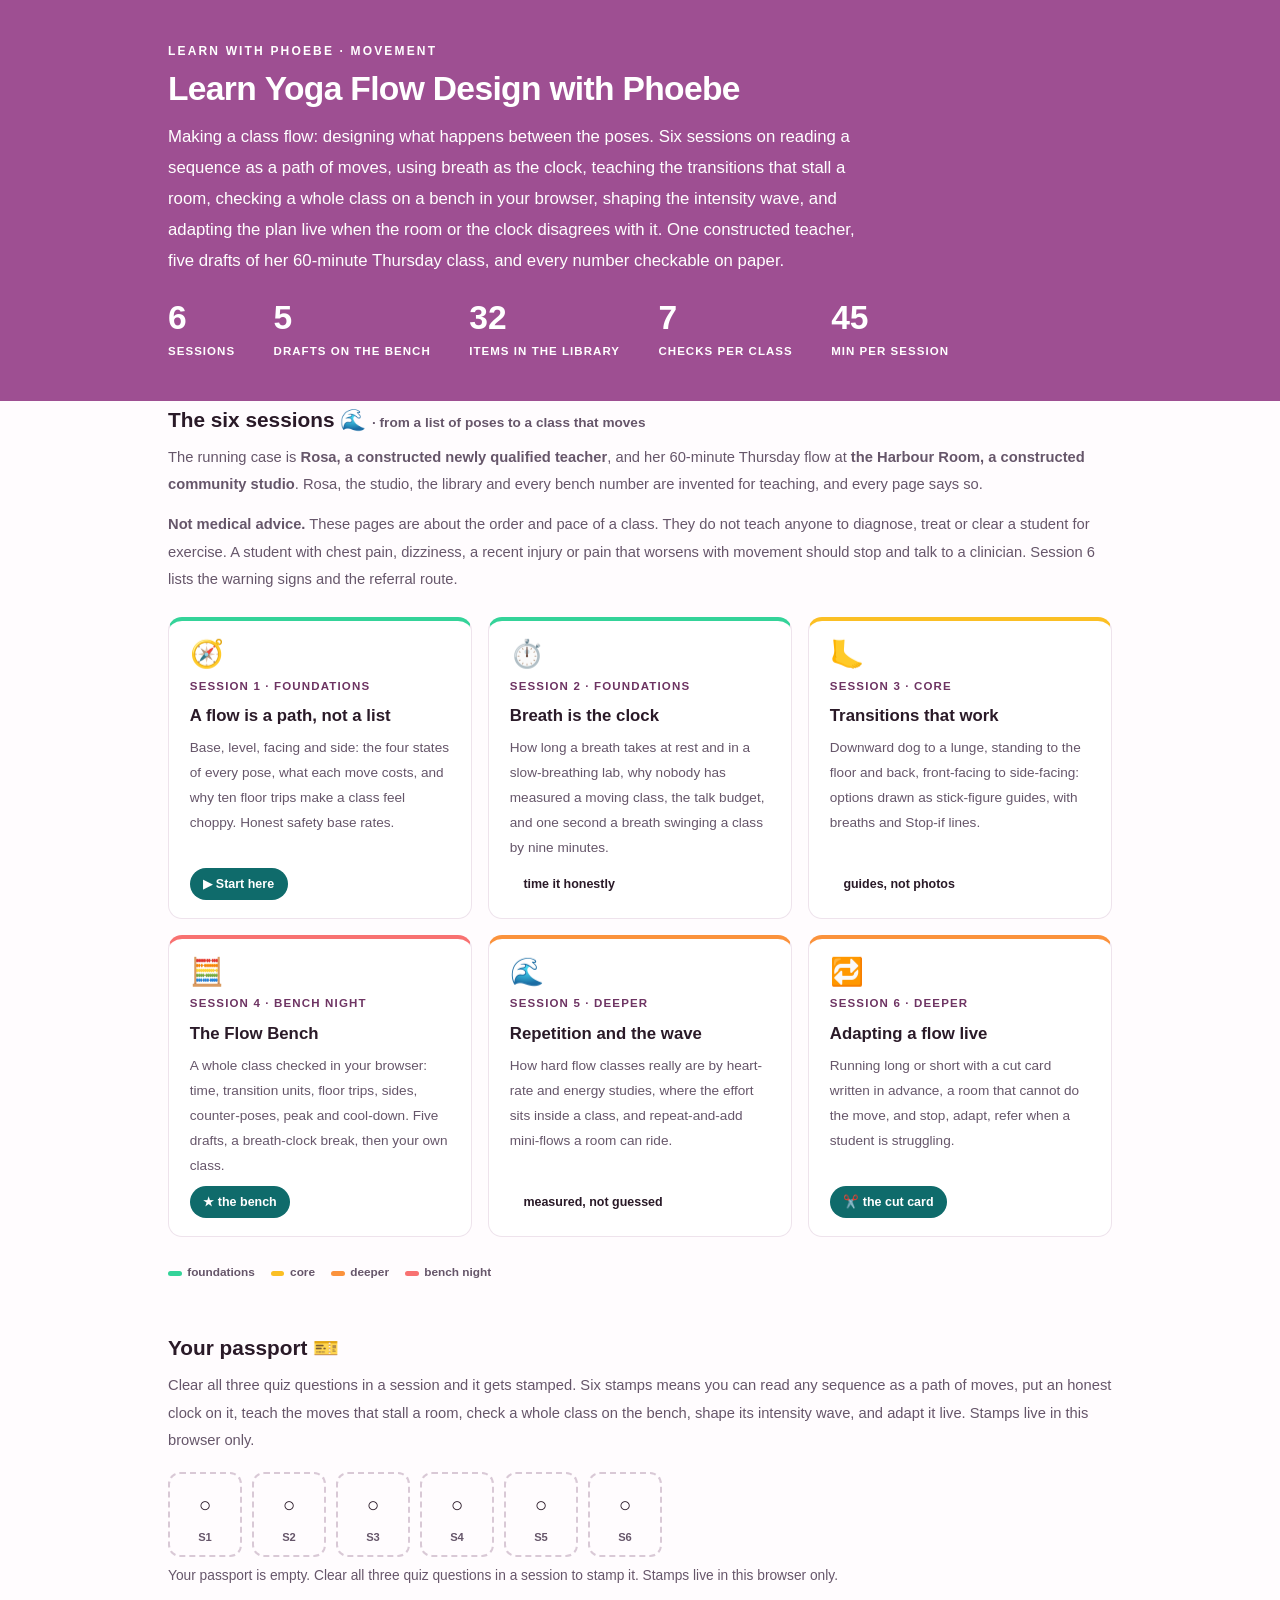
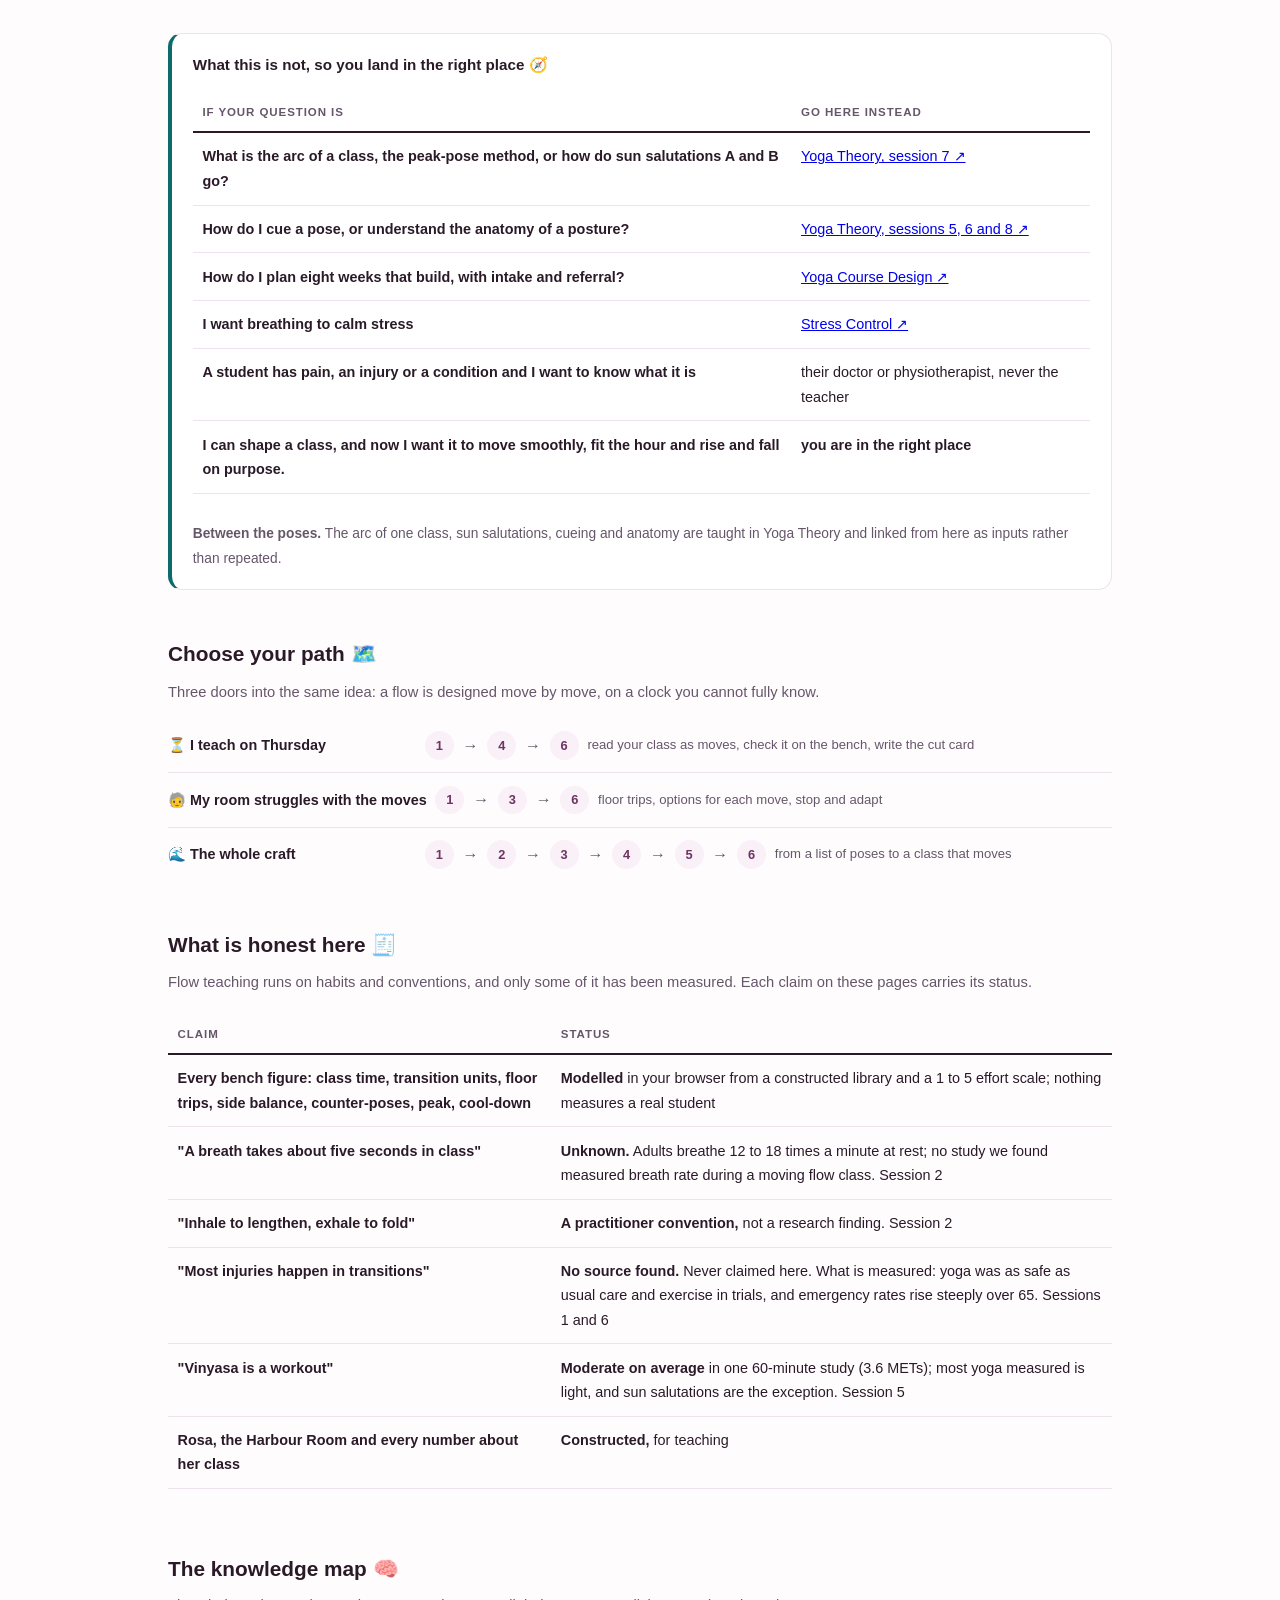
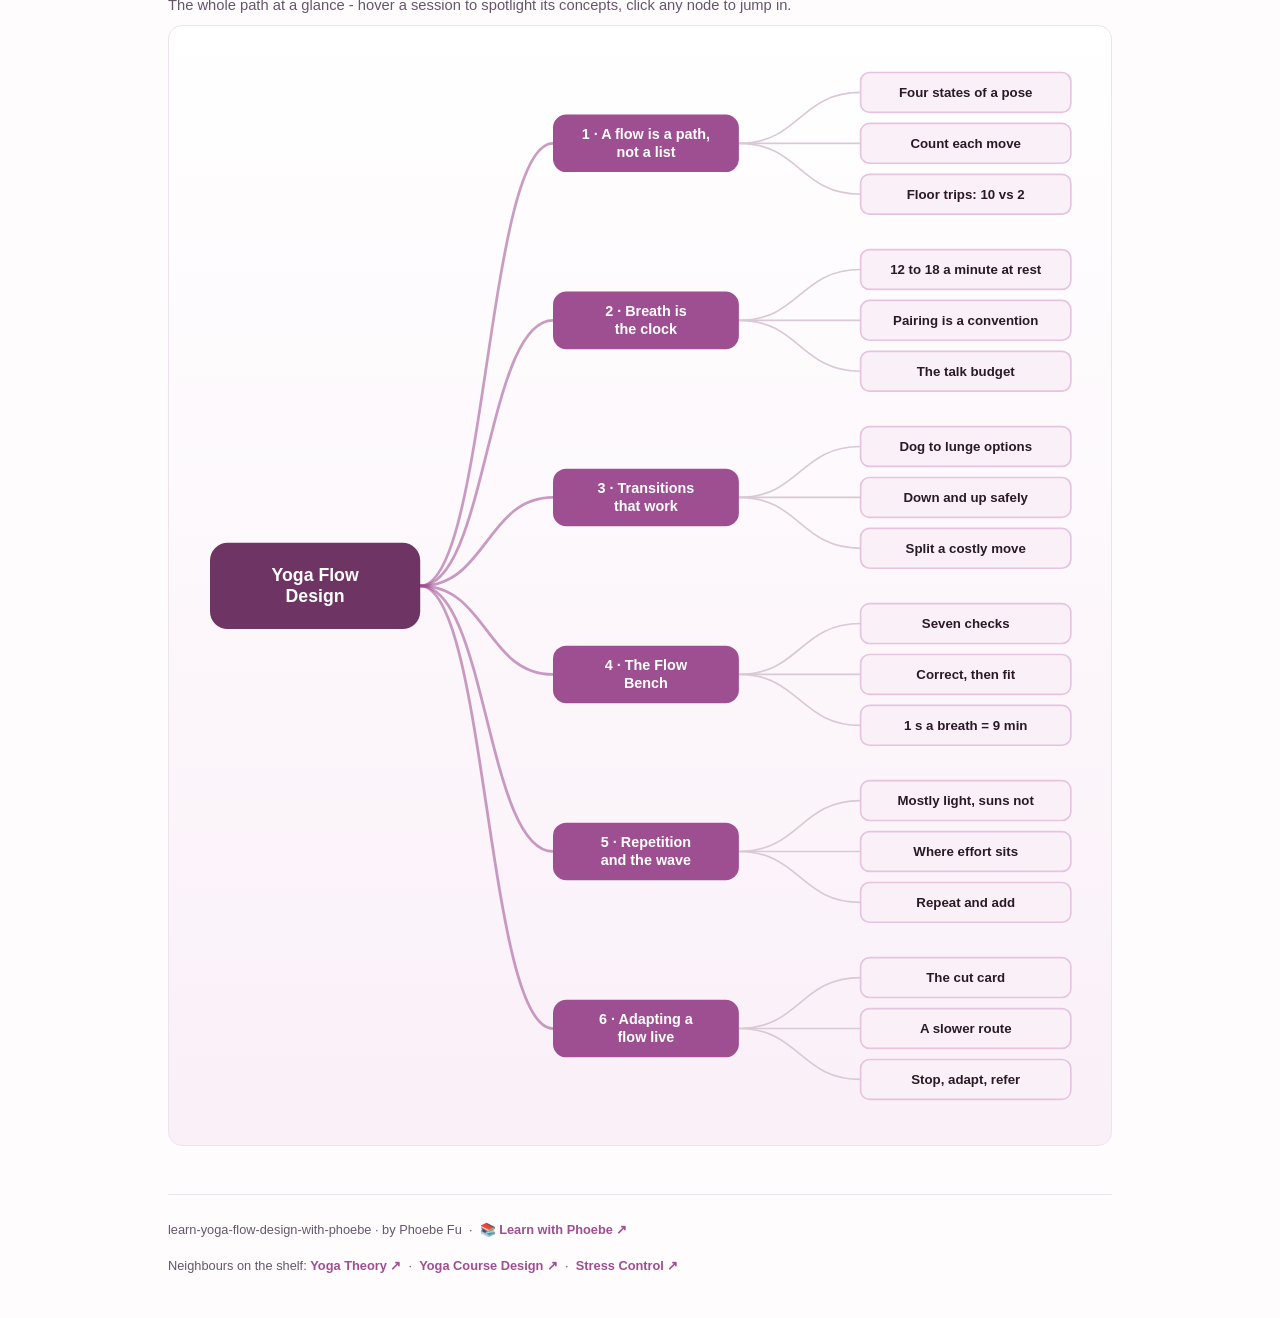
<file: index.html>
<!DOCTYPE html>
<html lang="en">
<head>
<meta charset="UTF-8">
<meta name="viewport" content="width=device-width, initial-scale=1.0">
<!-- social:start -->
<meta name="description" content="Six sessions on making a yoga class flow: the move as the unit of a sequence, breath as the clock, transitions drawn as stick-figure guides, a Flow Bench that checks a whole class in your browser, the intensity wave, and adapting live. Free, by Phoebe Fu. Not medical advice.">
<meta property="og:type" content="website">
<meta property="og:site_name" content="Learn with Phoebe">
<meta property="og:title" content="Learn Yoga Flow Design with Phoebe">
<meta property="og:description" content="Design what happens between the poses. One constructed teacher, five drafts of a 60-minute class, and a bench that checks time, transitions, floor trips, sides and counter-poses.">
<meta property="og:url" content="https://phoebefu6.github.io/learn-yoga-flow-design-with-phoebe/">
<meta property="og:image" content="https://phoebefu6.github.io/learn-yoga-flow-design-with-phoebe/assets/og-cover.png">
<meta property="og:image:width" content="1200">
<meta property="og:image:height" content="630">
<meta name="twitter:card" content="summary_large_image">
<meta name="twitter:title" content="Learn Yoga Flow Design with Phoebe">
<meta name="twitter:description" content="A 60-minute flow class, checked in your browser for time, transitions, floor trips, sides and counter-poses.">
<meta name="twitter:image" content="https://phoebefu6.github.io/learn-yoga-flow-design-with-phoebe/assets/og-cover.png">
<!-- social:end -->
<title>Learn Yoga Flow Design with Phoebe</title>
<link rel="stylesheet" href="assets/style.css?v=1">
<style>

  .stats-row { display: flex; gap: 2.4rem; margin-top: 1.5rem; flex-wrap: wrap; }
  .stat b { display: block; font-size: 2.1rem; font-weight: 800; line-height: 1.05; font-variant-numeric: tabular-nums; }
  .stat span { font-size: .72rem; opacity: 1; text-transform: uppercase; letter-spacing: .09em; font-weight: 600; }

  .course-grid { display: grid; grid-template-columns: repeat(auto-fit, minmax(17rem, 1fr)); gap: 1rem; margin-top: 1.5rem; }
  .course-card {
    border: 1px solid var(--hairline);
    border-top: 4px solid var(--diff, var(--indigo));
    border-radius: var(--radius);
    padding: 1.2rem 1.3rem 1.1rem;
    display: flex;
    flex-direction: column;
    gap: .5rem;
    text-decoration: none;
    color: var(--ink);
    background: #fff;
    transition: box-shadow .15s ease, border-color .15s ease, transform .15s ease;
    position: relative;
  }
  .course-card:hover { border-color: var(--indigo-soft); border-top-color: var(--diff, var(--indigo)); box-shadow: 0 8px 28px rgba(var(--shadow-rgb),.16); transform: translateY(-3px); }
  .course-card .cicon { font-size: 1.7rem; line-height: 1; }
  .course-card .cnum { font-size: .72rem; font-weight: 700; color: var(--indigo-deep); text-transform: uppercase; letter-spacing: .1em; }
  .course-card h3 { font-size: 1.05rem; font-weight: 800; line-height: 1.3; }
  .course-card p { font-size: .85rem; color: var(--muted); flex: 1; }
  .course-card .meta { display: flex; gap: .4rem; flex-wrap: wrap; }

  .diff-legend { display: flex; gap: 1rem; margin-top: 1.6rem; font-size: .74rem; color: var(--muted); font-weight: 600; flex-wrap: wrap; }
  .diff-legend i { display: inline-block; width: .85rem; height: .35rem; border-radius: 999px; margin-right: .35rem; vertical-align: middle; }

  .paths { margin-top: 2.6rem; }
  .paths h2 { font-size: 1.3rem; font-weight: 800; margin-bottom: .3rem; }
  .paths .plede { color: var(--muted); font-size: .92rem; margin-bottom: .8rem; }
  .path { display: flex; gap: .55rem; align-items: center; padding: .75rem 0; border-bottom: .5px solid var(--hairline); flex-wrap: wrap; }
  .path:last-child { border-bottom: none; }
  .path b { min-width: 15.5rem; font-size: .9rem; }
  .path .pstep { background: var(--indigo-50); color: var(--indigo-deep); border-radius: 999px; padding: .16rem .68rem; font-weight: 700; font-size: .8rem; text-decoration: none; transition: all .12s ease; }
  .path .pstep:hover { background: var(--indigo); color: #fff; }
  .path .parr { color: var(--muted); font-weight: 700; }

  .mm-section { margin-top: 1.6rem; }
  .mm-section h2 { font-size: 1.3rem; font-weight: 800; margin-bottom: .2rem; }
  .mm-section .mm-lede { color: var(--muted); font-size: .92rem; margin-bottom: .4rem; }
  .mm-wrap { border: 1px solid var(--hairline); border-radius: var(--radius); background: linear-gradient(180deg,#fff,var(--indigo-50)); padding: .6rem; overflow-x: auto; }
  .mm-svg { width: 100%; height: auto; display: block; max-width: 60rem; margin: 0 auto; min-width: 34rem; }
  .mm-link { cursor: pointer; text-decoration: none; }
  .mm-node rect { transition: opacity .15s ease, filter .15s ease; }
  .mm-node text { pointer-events: none; }
  .mm-link:hover .mm-node rect { filter: brightness(1.06); }
  .mm-edge { transition: opacity .15s ease; }

  .not-this { border: 1px solid var(--hairline); border-left: 4px solid var(--clay); border-radius: var(--radius); background: #fff; padding: 1.1rem 1.3rem; margin-top: 1.2rem; }
  .not-this h3 { font-size: .95rem; font-weight: 800; margin-bottom: .5rem; }
</style>
</head>
<body>
<header class="masthead">
  <div class="wrap">
    <div class="eyebrow">Learn with Phoebe · Movement</div>
    <h1>Learn <span class="accent">Yoga Flow Design</span> with Phoebe</h1>
    <p class="sub">Making a class flow: designing what happens between the poses. Six sessions on reading a sequence as a path of moves, using breath as the clock, teaching the transitions that stall a room, checking a whole class on a bench in your browser, shaping the intensity wave, and adapting the plan live when the room or the clock disagrees with it. One constructed teacher, five drafts of her 60-minute Thursday class, and every number checkable on paper.</p>
    <div class="stats-row">
      <div class="stat"><b data-count="6">6</b><span>sessions</span></div>
      <div class="stat"><b data-count="5">5</b><span>drafts on the bench</span></div>
      <div class="stat"><b data-count="32">32</b><span>items in the library</span></div>
      <div class="stat"><b data-count="7">7</b><span>checks per class</span></div>
      <div class="stat"><b data-count="45">45</b><span>min per session</span></div>
    </div>
  </div>
</header>
<main class="wrap">
  <section class="section">
    <div class="paths" style="margin-top:0">
      <h2>The six sessions 🌊 <span style="font-size:.85rem;font-weight:600;color:var(--muted)">· from a list of poses to a class that moves</span></h2>
      <p class="plede">The running case is <strong>Rosa, a constructed newly qualified teacher</strong>, and her 60-minute Thursday flow at <strong>the Harbour Room, a constructed community studio</strong>. Rosa, the studio, the library and every bench number are invented for teaching, and every page says so.</p>
      <p class="plede"><strong>Not medical advice.</strong> These pages are about the order and pace of a class. They do not teach anyone to diagnose, treat or clear a student for exercise. A student with chest pain, dizziness, a recent injury or pain that worsens with movement should stop and talk to a clinician. Session 6 lists the warning signs and the referral route.</p>
    </div>
    <div class="course-grid">
      <a class="course-card" href="courses/01-a-flow-is-a-path.html" style="--diff:#34D399">
        <span class="cicon">🧭</span>
        <span class="cnum">Session 1 · foundations</span>
        <h3>A flow is a path, not a list</h3>
        <p>Base, level, facing and side: the four states of every pose, what each move costs, and why ten floor trips make a class feel choppy. Honest safety base rates.</p>
        <span class="meta"><span class="pill amber">▶ Start here</span></span>
      </a>
      <a class="course-card" href="courses/02-breath-is-the-clock.html" style="--diff:#34D399">
        <span class="cicon">⏱️</span>
        <span class="cnum">Session 2 · foundations</span>
        <h3>Breath is the clock</h3>
        <p>How long a breath takes at rest and in a slow-breathing lab, why nobody has measured a moving class, the talk budget, and one second a breath swinging a class by nine minutes.</p>
        <span class="meta"><span class="pill">time it honestly</span></span>
      </a>
      <a class="course-card" href="courses/03-transitions-that-work.html" style="--diff:#FBBF24">
        <span class="cicon">🦶</span>
        <span class="cnum">Session 3 · core</span>
        <h3>Transitions that work</h3>
        <p>Downward dog to a lunge, standing to the floor and back, front-facing to side-facing: options drawn as stick-figure guides, with breaths and Stop-if lines.</p>
        <span class="meta"><span class="pill">guides, not photos</span></span>
      </a>
      <a class="course-card" href="courses/04-the-flow-bench.html" style="--diff:#F87171">
        <span class="cicon">🧮</span>
        <span class="cnum">Session 4 · bench night</span>
        <h3>The Flow Bench</h3>
        <p>A whole class checked in your browser: time, transition units, floor trips, sides, counter-poses, peak and cool-down. Five drafts, a breath-clock break, then your own class.</p>
        <span class="meta"><span class="pill amber">★ the bench</span></span>
      </a>
      <a class="course-card" href="courses/05-repetition-and-the-wave.html" style="--diff:#FB923C">
        <span class="cicon">🌊</span>
        <span class="cnum">Session 5 · deeper</span>
        <h3>Repetition and the wave</h3>
        <p>How hard flow classes really are by heart-rate and energy studies, where the effort sits inside a class, and repeat-and-add mini-flows a room can ride.</p>
        <span class="meta"><span class="pill">measured, not guessed</span></span>
      </a>
      <a class="course-card" href="courses/06-adapting-a-flow-live.html" style="--diff:#FB923C">
        <span class="cicon">🔁</span>
        <span class="cnum">Session 6 · deeper</span>
        <h3>Adapting a flow live</h3>
        <p>Running long or short with a cut card written in advance, a room that cannot do the move, and stop, adapt, refer when a student is struggling.</p>
        <span class="meta"><span class="pill amber">✂️ the cut card</span></span>
      </a>
    </div>
    <div class="diff-legend">
      <span><i style="background:#34D399"></i>foundations</span>
      <span><i style="background:#FBBF24"></i>core</span>
      <span><i style="background:#FB923C"></i>deeper</span>
      <span><i style="background:#F87171"></i>bench night</span>
    </div>
  </section>
  <section class="section">
    <div class="paths" style="margin-top:0">
      <h2>Your passport 🎫</h2>
      <p class="plede">Clear all three quiz questions in a session and it gets stamped. Six stamps means you can read any sequence as a path of moves, put an honest clock on it, teach the moves that stall a room, check a whole class on the bench, shape its intensity wave, and adapt it live. Stamps live in this browser only.</p>
    </div>
    <div class="pp-strip"></div>
  </section>
  <section class="section">
    <div class="not-this">
      <h3>What this is not, so you land in the right place 🧭</h3>
      <table class="clean">
        <tr><th>If your question is</th><th>Go here instead</th></tr>
        <tr><td>What is the arc of a class, the peak-pose method, or how do sun salutations A and B go?</td><td><a href="https://phoebefu6.github.io/learn-yoga-theory-with-phoebe/courses/07-course-flow.html">Yoga Theory, session 7 ↗</a></td></tr>
        <tr><td>How do I cue a pose, or understand the anatomy of a posture?</td><td><a href="https://phoebefu6.github.io/learn-yoga-theory-with-phoebe/">Yoga Theory, sessions 5, 6 and 8 ↗</a></td></tr>
        <tr><td>How do I plan eight weeks that build, with intake and referral?</td><td><a href="https://phoebefu6.github.io/learn-yoga-course-design-with-phoebe/">Yoga Course Design ↗</a></td></tr>
        <tr><td>I want breathing to calm stress</td><td><a href="https://phoebefu6.github.io/learn-stress-control-with-phoebe/">Stress Control ↗</a></td></tr>
        <tr><td>A student has pain, an injury or a condition and I want to know what it is</td><td>their doctor or physiotherapist, never the teacher</td></tr>
        <tr><td><strong>I can shape a class, and now I want it to move smoothly, fit the hour and rise and fall on purpose.</strong></td><td><strong>you are in the right place</strong></td></tr>
      </table>
      <p style="margin-top:.7rem;font-size:.86rem;color:var(--muted)"><strong>Between the poses.</strong> The arc of one class, sun salutations, cueing and anatomy are taught in Yoga Theory and linked from here as inputs rather than repeated.</p>
    </div>
  </section>
  <section class="section">
    <div class="paths">
      <h2>Choose your path 🗺️</h2>
      <p class="plede">Three doors into the same idea: a flow is designed move by move, on a clock you cannot fully know.</p>
      <div class="path"><b>⏳ I teach on Thursday</b>
        <a class="pstep" href="courses/01-a-flow-is-a-path.html">1</a><span class="parr">→</span>
        <a class="pstep" href="courses/04-the-flow-bench.html">4</a><span class="parr">→</span>
        <a class="pstep" href="courses/06-adapting-a-flow-live.html">6</a>
        <span style="font-size:.82rem;color:var(--muted)">read your class as moves, check it on the bench, write the cut card</span>
      </div>
      <div class="path"><b>🧓 My room struggles with the moves</b>
        <a class="pstep" href="courses/01-a-flow-is-a-path.html">1</a><span class="parr">→</span>
        <a class="pstep" href="courses/03-transitions-that-work.html">3</a><span class="parr">→</span>
        <a class="pstep" href="courses/06-adapting-a-flow-live.html">6</a>
        <span style="font-size:.82rem;color:var(--muted)">floor trips, options for each move, stop and adapt</span>
      </div>
      <div class="path"><b>🌊 The whole craft</b>
        <a class="pstep" href="courses/01-a-flow-is-a-path.html">1</a><span class="parr">→</span>
        <a class="pstep" href="courses/02-breath-is-the-clock.html">2</a><span class="parr">→</span>
        <a class="pstep" href="courses/03-transitions-that-work.html">3</a><span class="parr">→</span>
        <a class="pstep" href="courses/04-the-flow-bench.html">4</a><span class="parr">→</span>
        <a class="pstep" href="courses/05-repetition-and-the-wave.html">5</a><span class="parr">→</span>
        <a class="pstep" href="courses/06-adapting-a-flow-live.html">6</a>
        <span style="font-size:.82rem;color:var(--muted)">from a list of poses to a class that moves</span>
      </div>
    </div>
  </section>
  <section class="section">
    <div class="paths" style="margin-top:0">
      <h2>What is honest here 🧾</h2>
      <p class="plede">Flow teaching runs on habits and conventions, and only some of it has been measured. Each claim on these pages carries its status.</p>
    </div>
    <table class="clean">
      <tr><th>Claim</th><th>Status</th></tr>
      <tr><td>Every bench figure: class time, transition units, floor trips, side balance, counter-poses, peak, cool-down</td><td><strong>Modelled</strong> in your browser from a constructed library and a 1 to 5 effort scale; nothing measures a real student</td></tr>
      <tr><td>"A breath takes about five seconds in class"</td><td><strong>Unknown.</strong> Adults breathe 12 to 18 times a minute at rest; no study we found measured breath rate during a moving flow class. Session 2</td></tr>
      <tr><td>"Inhale to lengthen, exhale to fold"</td><td><strong>A practitioner convention,</strong> not a research finding. Session 2</td></tr>
      <tr><td>"Most injuries happen in transitions"</td><td><strong>No source found.</strong> Never claimed here. What is measured: yoga was as safe as usual care and exercise in trials, and emergency rates rise steeply over 65. Sessions 1 and 6</td></tr>
      <tr><td>"Vinyasa is a workout"</td><td><strong>Moderate on average</strong> in one 60-minute study (3.6 METs); most yoga measured is light, and sun salutations are the exception. Session 5</td></tr>
      <tr><td>Rosa, the Harbour Room and every number about her class</td><td><strong>Constructed,</strong> for teaching</td></tr>
    </table>
  </section>
  <section class="section mm-section">
    <h2>The knowledge map 🧠</h2>
    <p class="mm-lede">The whole path at a glance - hover a session to spotlight its concepts, click any node to jump in.</p>
    <div class="mm-wrap"><div id="mindmap"></div></div>
  </section>
  <footer class="pagefoot">
    <span>learn-yoga-flow-design-with-phoebe · by Phoebe Fu &nbsp;·&nbsp; 📚 <a href="https://phoebefu6.github.io/learn-with-phoebe/">Learn with Phoebe ↗</a></span>
    <span>Neighbours on the shelf: <a href="https://phoebefu6.github.io/learn-yoga-theory-with-phoebe/">Yoga Theory ↗</a> &nbsp;·&nbsp; <a href="https://phoebefu6.github.io/learn-yoga-course-design-with-phoebe/">Yoga Course Design ↗</a> &nbsp;·&nbsp; <a href="https://phoebefu6.github.io/learn-stress-control-with-phoebe/">Stress Control ↗</a></span>
  </footer>
</main>
<script>
window.MINDMAP_DATA = {
 "title": "Yoga Flow\nDesign",
 "centerColor": "#6E3463",
 "sessions": [
  { "label": "A flow is a path,\nnot a list", "href": "courses/01-a-flow-is-a-path.html", "color": "#34D399",
    "concepts": [ { "label": "Four states of a pose", "href": "courses/01-a-flow-is-a-path.html" }, { "label": "Count each move", "href": "courses/01-a-flow-is-a-path.html" }, { "label": "Floor trips: 10 vs 2", "href": "courses/01-a-flow-is-a-path.html" } ] },
  { "label": "Breath is\nthe clock", "href": "courses/02-breath-is-the-clock.html", "color": "#34D399",
    "concepts": [ { "label": "12 to 18 a minute at rest", "href": "courses/02-breath-is-the-clock.html" }, { "label": "Pairing is a convention", "href": "courses/02-breath-is-the-clock.html" }, { "label": "The talk budget", "href": "courses/02-breath-is-the-clock.html" } ] },
  { "label": "Transitions\nthat work", "href": "courses/03-transitions-that-work.html", "color": "#FBBF24",
    "concepts": [ { "label": "Dog to lunge options", "href": "courses/03-transitions-that-work.html" }, { "label": "Down and up safely", "href": "courses/03-transitions-that-work.html" }, { "label": "Split a costly move", "href": "courses/03-transitions-that-work.html" } ] },
  { "label": "The Flow\nBench", "href": "courses/04-the-flow-bench.html", "color": "#F87171",
    "concepts": [ { "label": "Seven checks", "href": "courses/04-the-flow-bench.html" }, { "label": "Correct, then fit", "href": "courses/04-the-flow-bench.html" }, { "label": "1 s a breath = 9 min", "href": "courses/04-the-flow-bench.html" } ] },
  { "label": "Repetition\nand the wave", "href": "courses/05-repetition-and-the-wave.html", "color": "#FB923C",
    "concepts": [ { "label": "Mostly light, suns not", "href": "courses/05-repetition-and-the-wave.html" }, { "label": "Where effort sits", "href": "courses/05-repetition-and-the-wave.html" }, { "label": "Repeat and add", "href": "courses/05-repetition-and-the-wave.html" } ] },
  { "label": "Adapting a\nflow live", "href": "courses/06-adapting-a-flow-live.html", "color": "#FB923C",
    "concepts": [ { "label": "The cut card", "href": "courses/06-adapting-a-flow-live.html" }, { "label": "A slower route", "href": "courses/06-adapting-a-flow-live.html" }, { "label": "Stop, adapt, refer", "href": "courses/06-adapting-a-flow-live.html" } ] }
 ]
};
</script>
<script src="assets/mindmap.js?v=1"></script>
<script src="assets/app.js?v=1"></script>
</body>
</html>
</file>
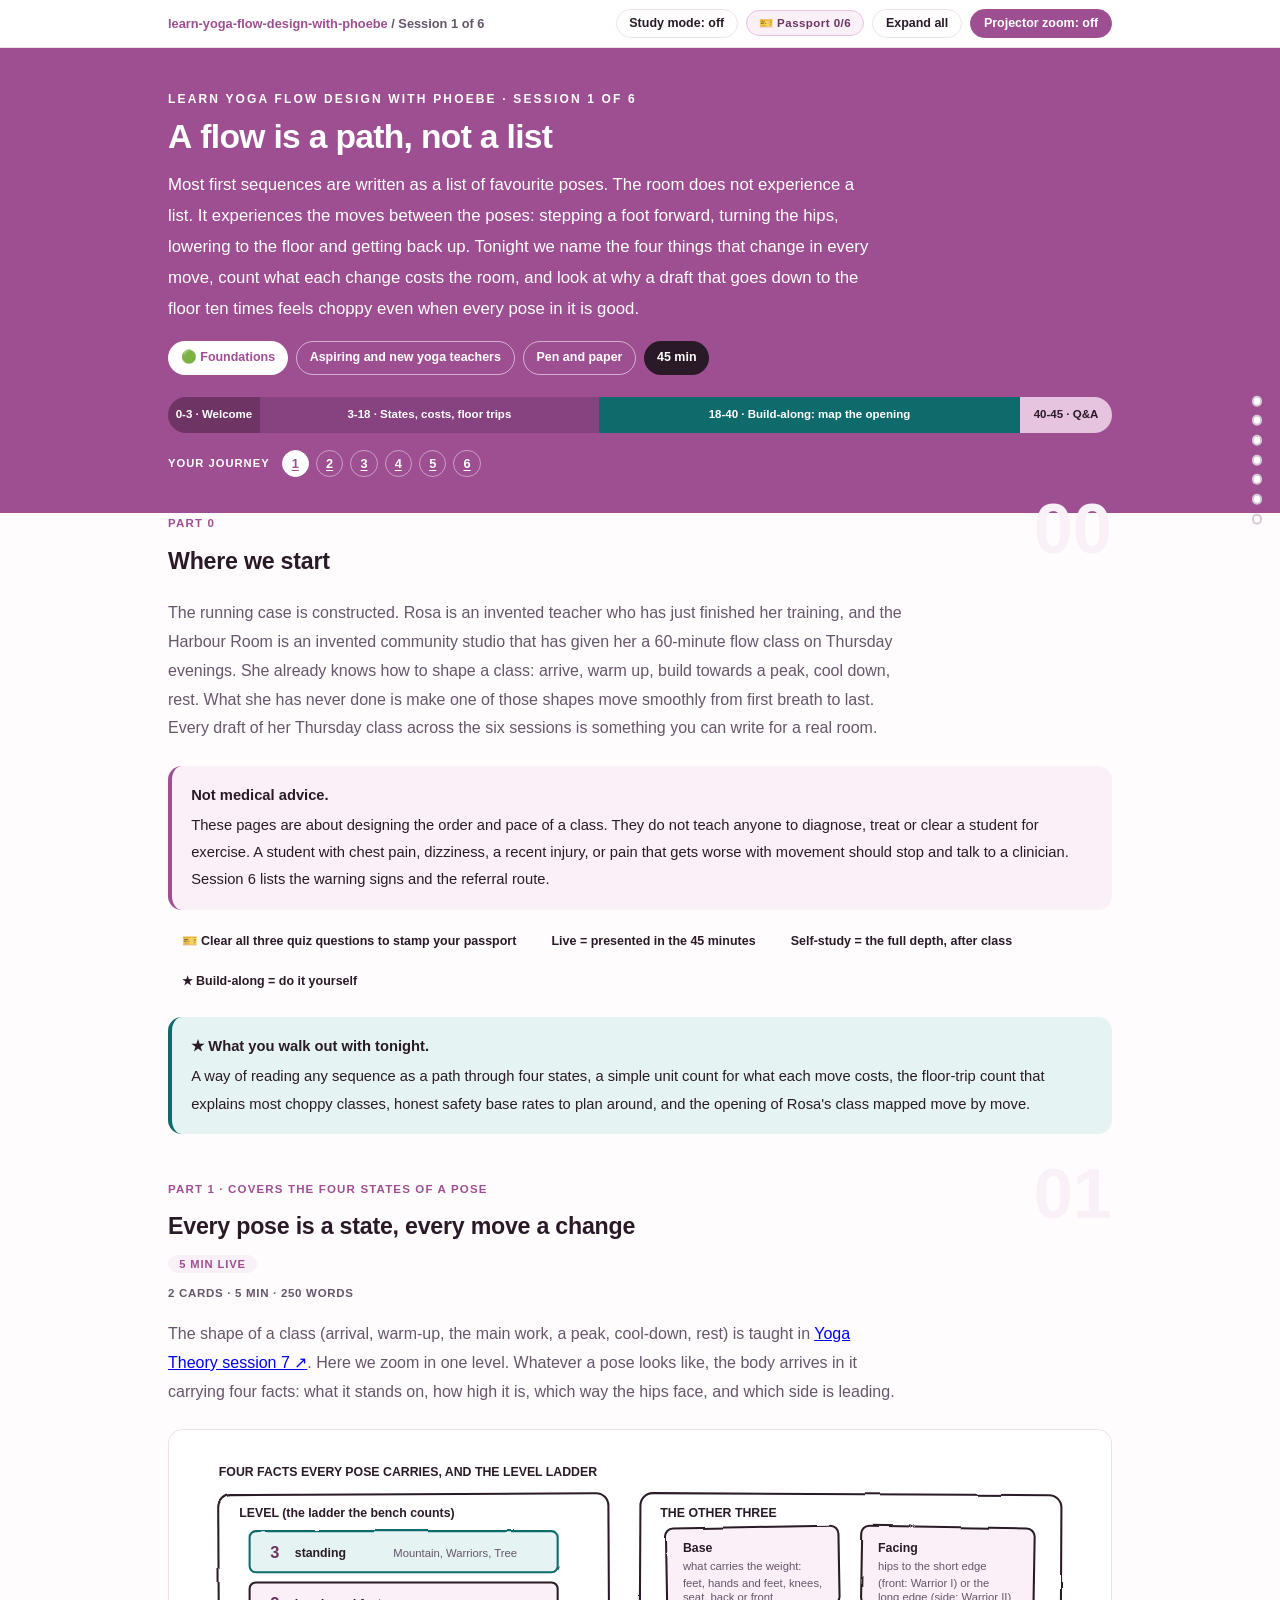
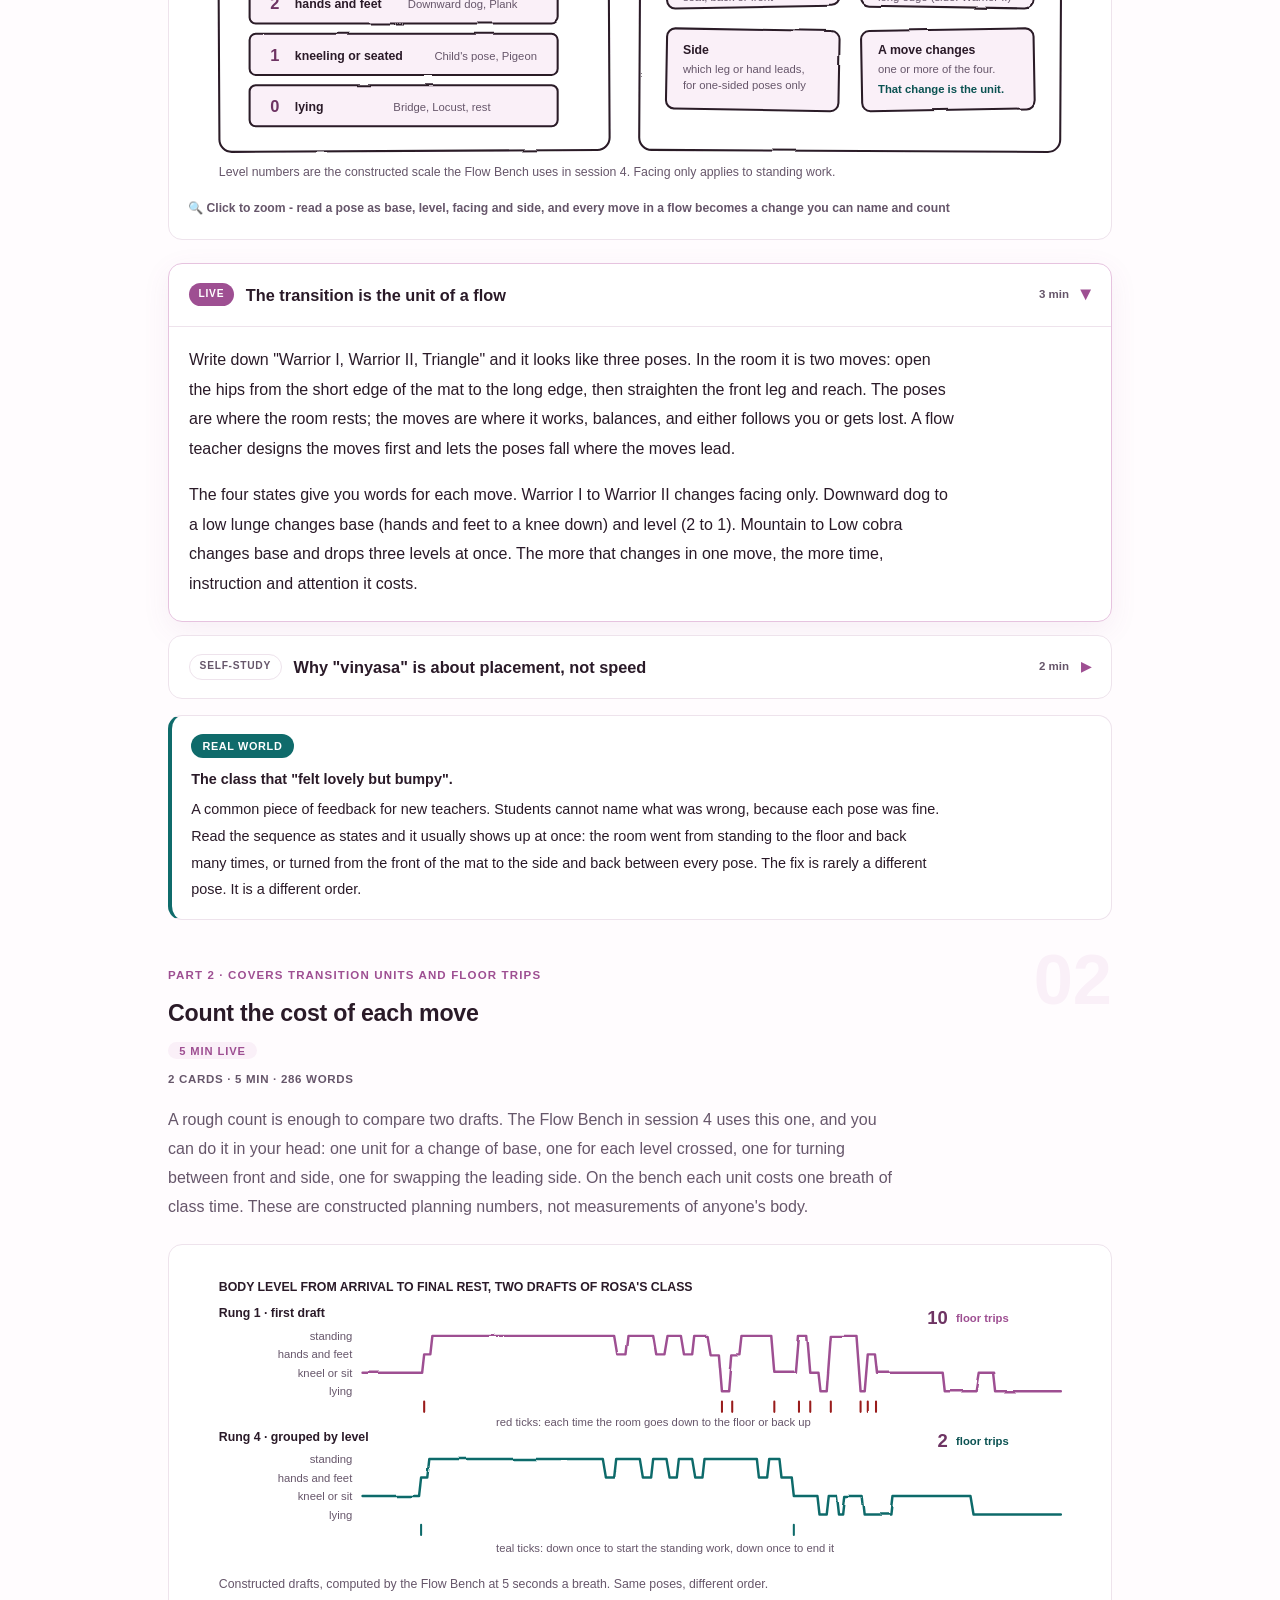
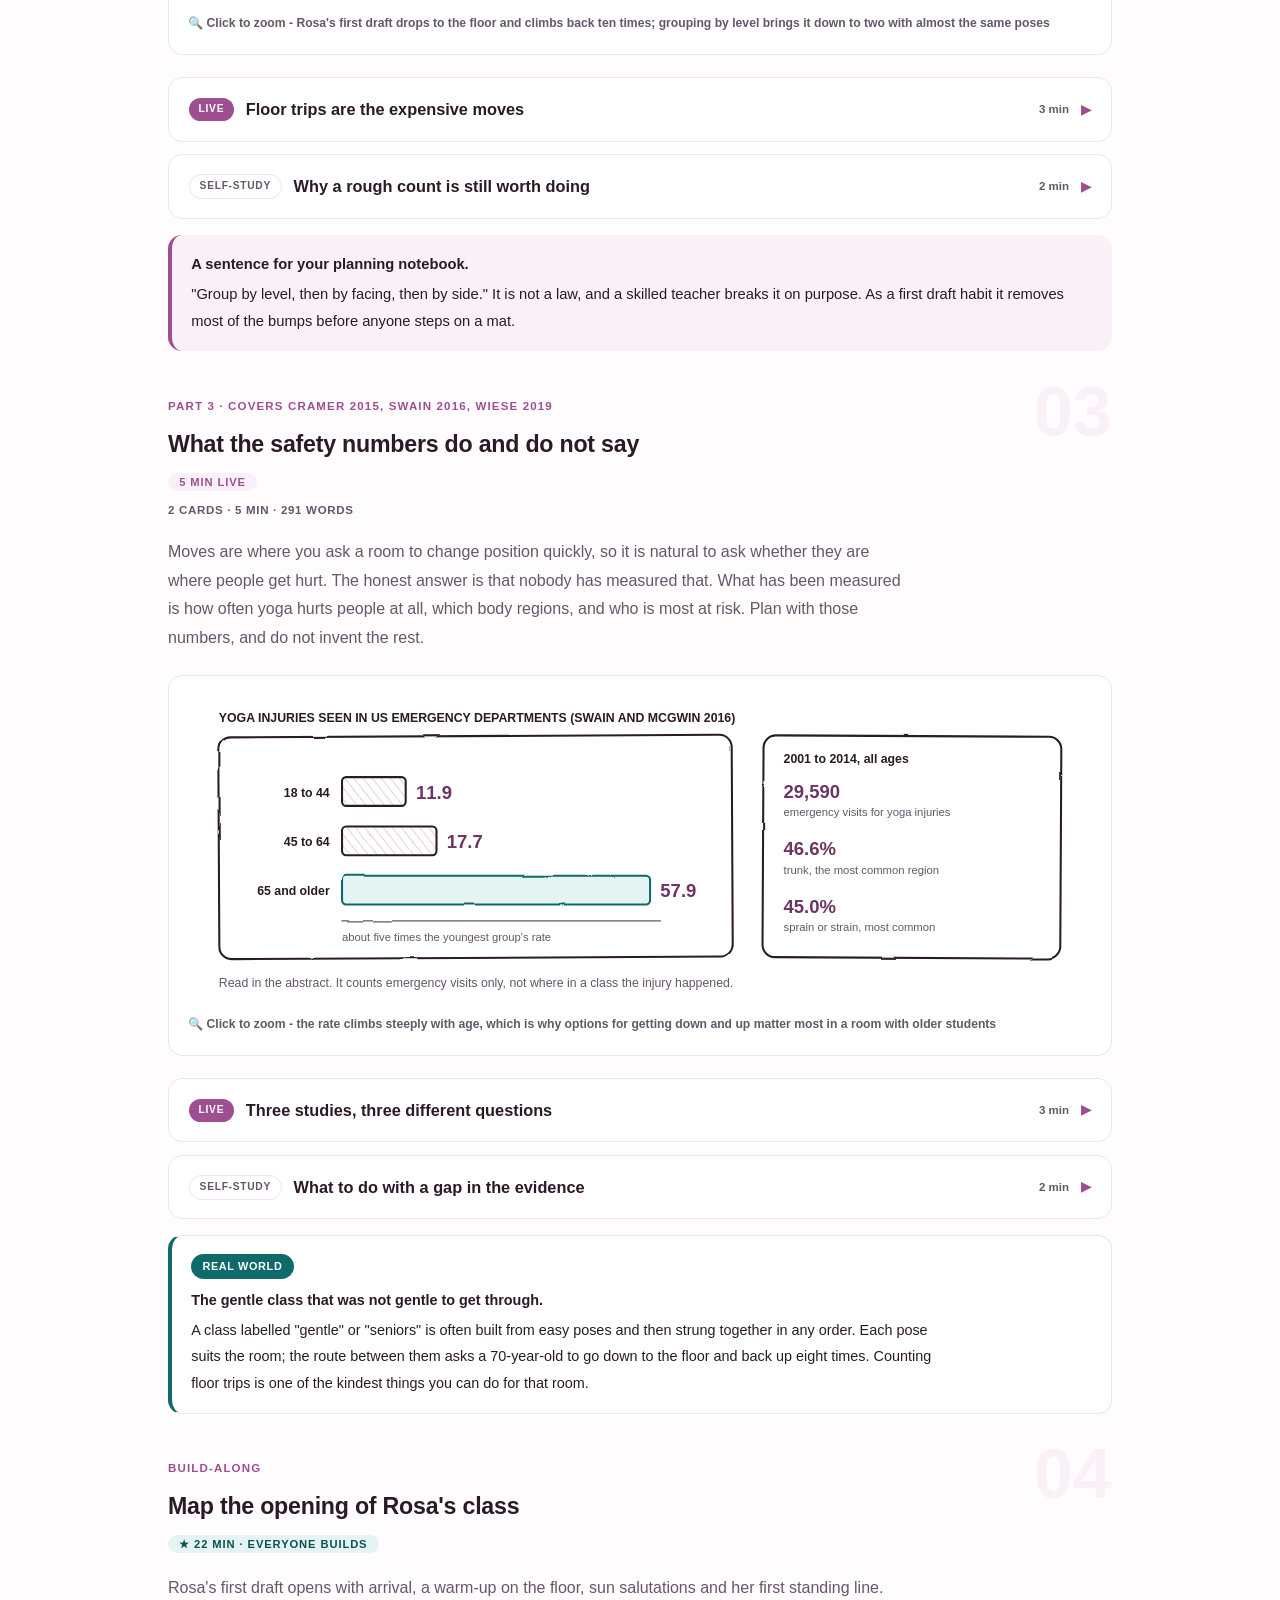
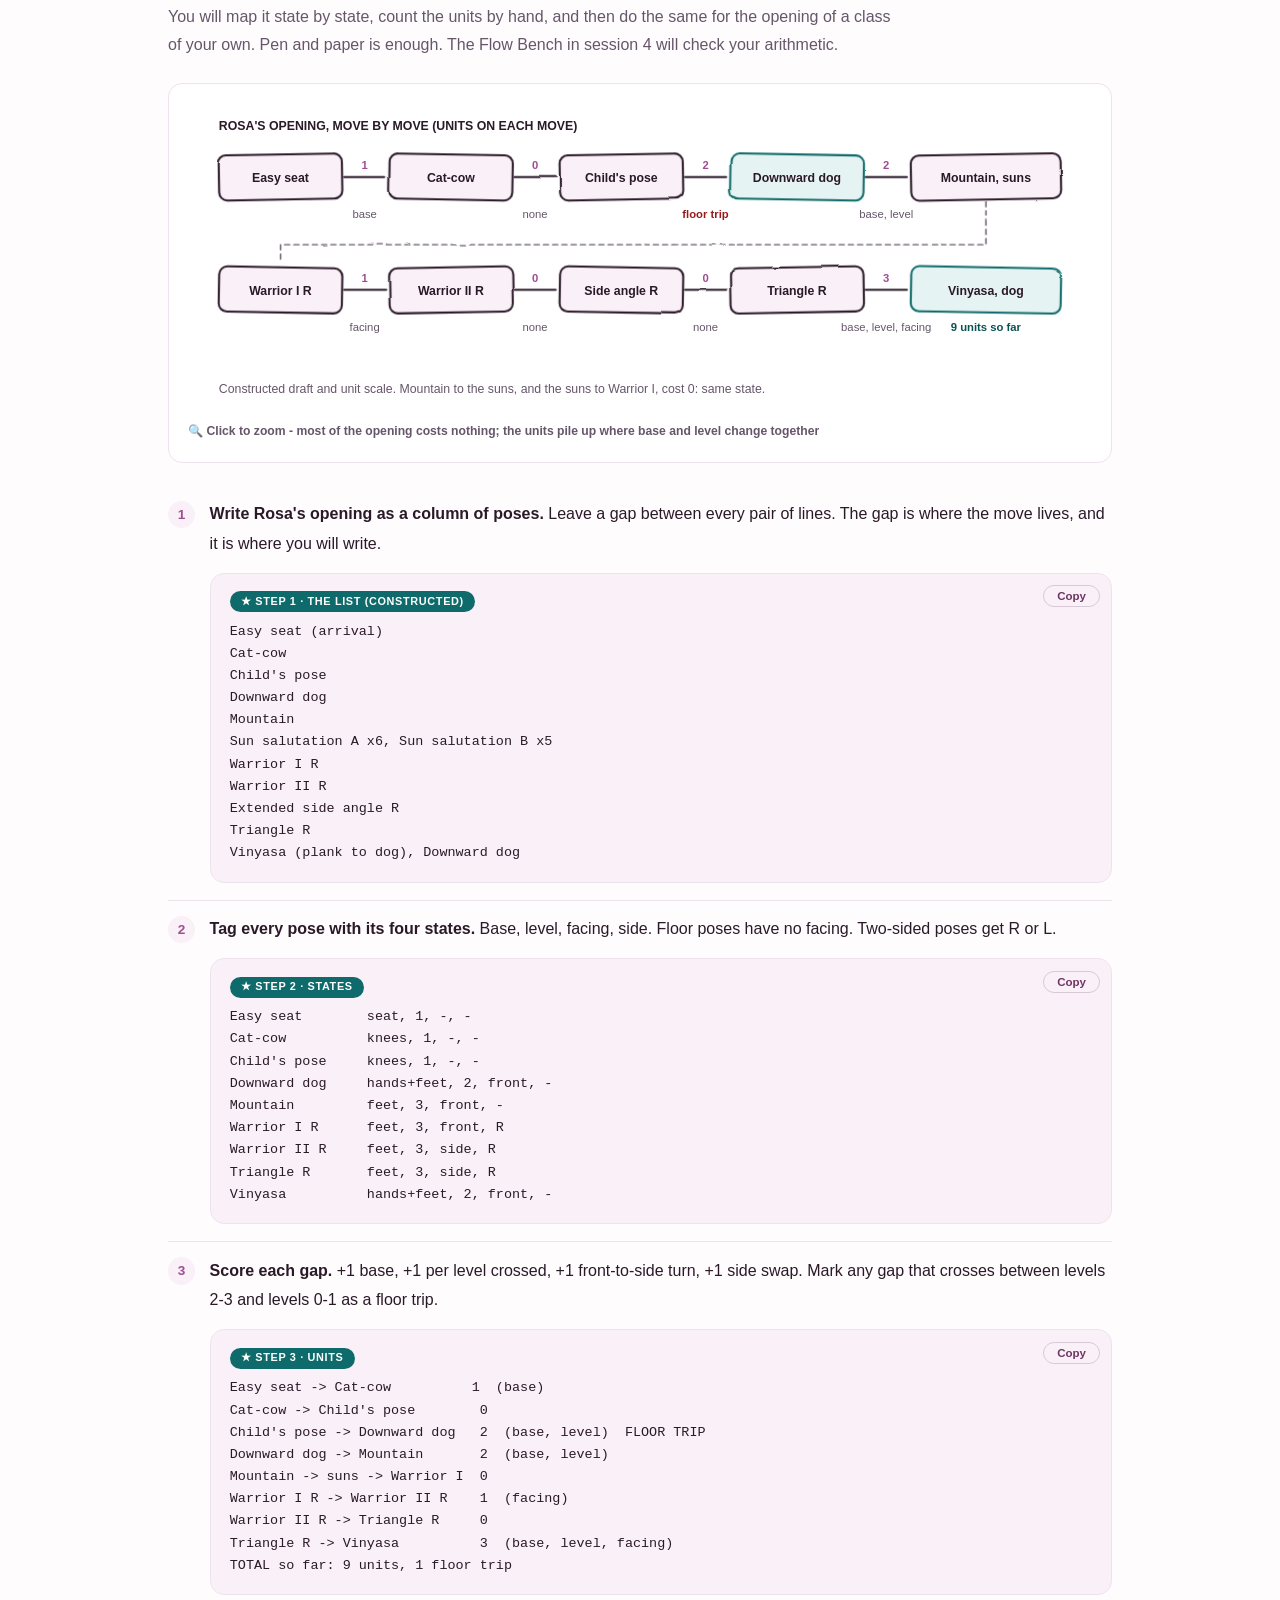
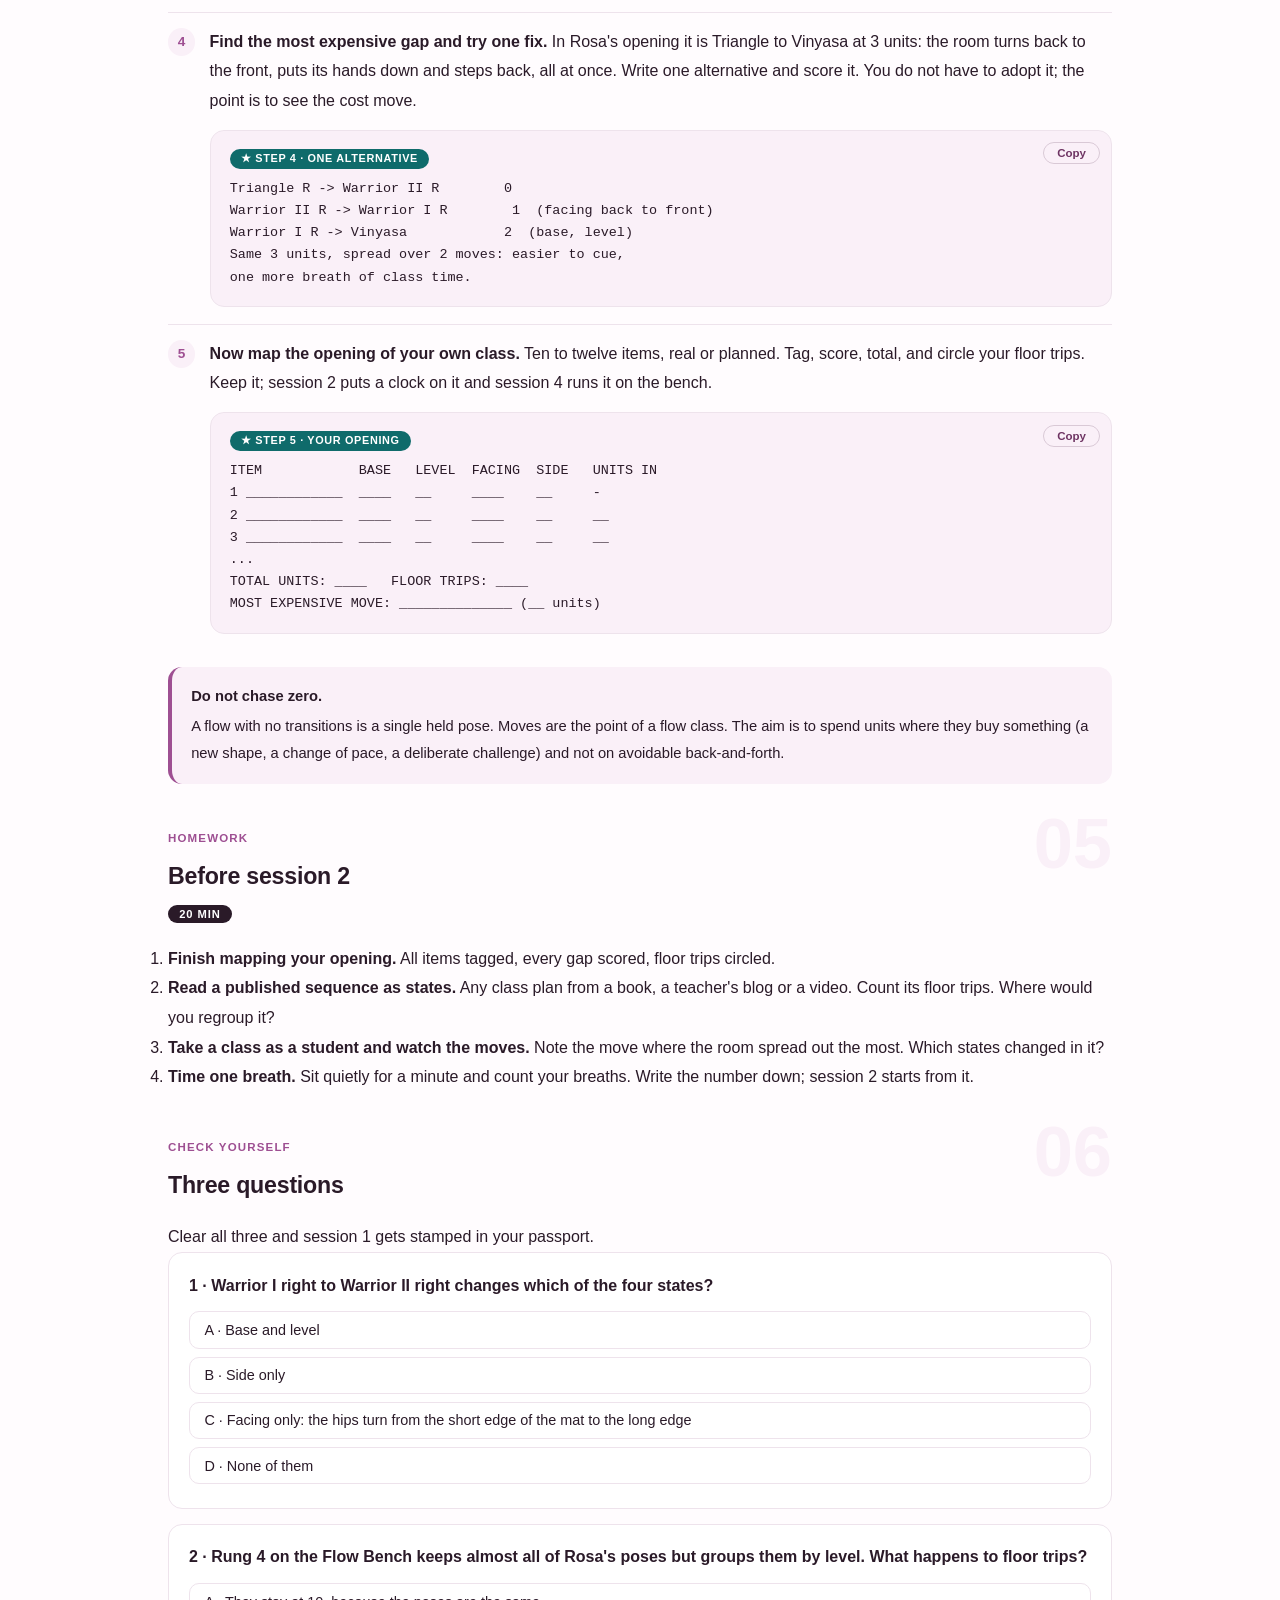
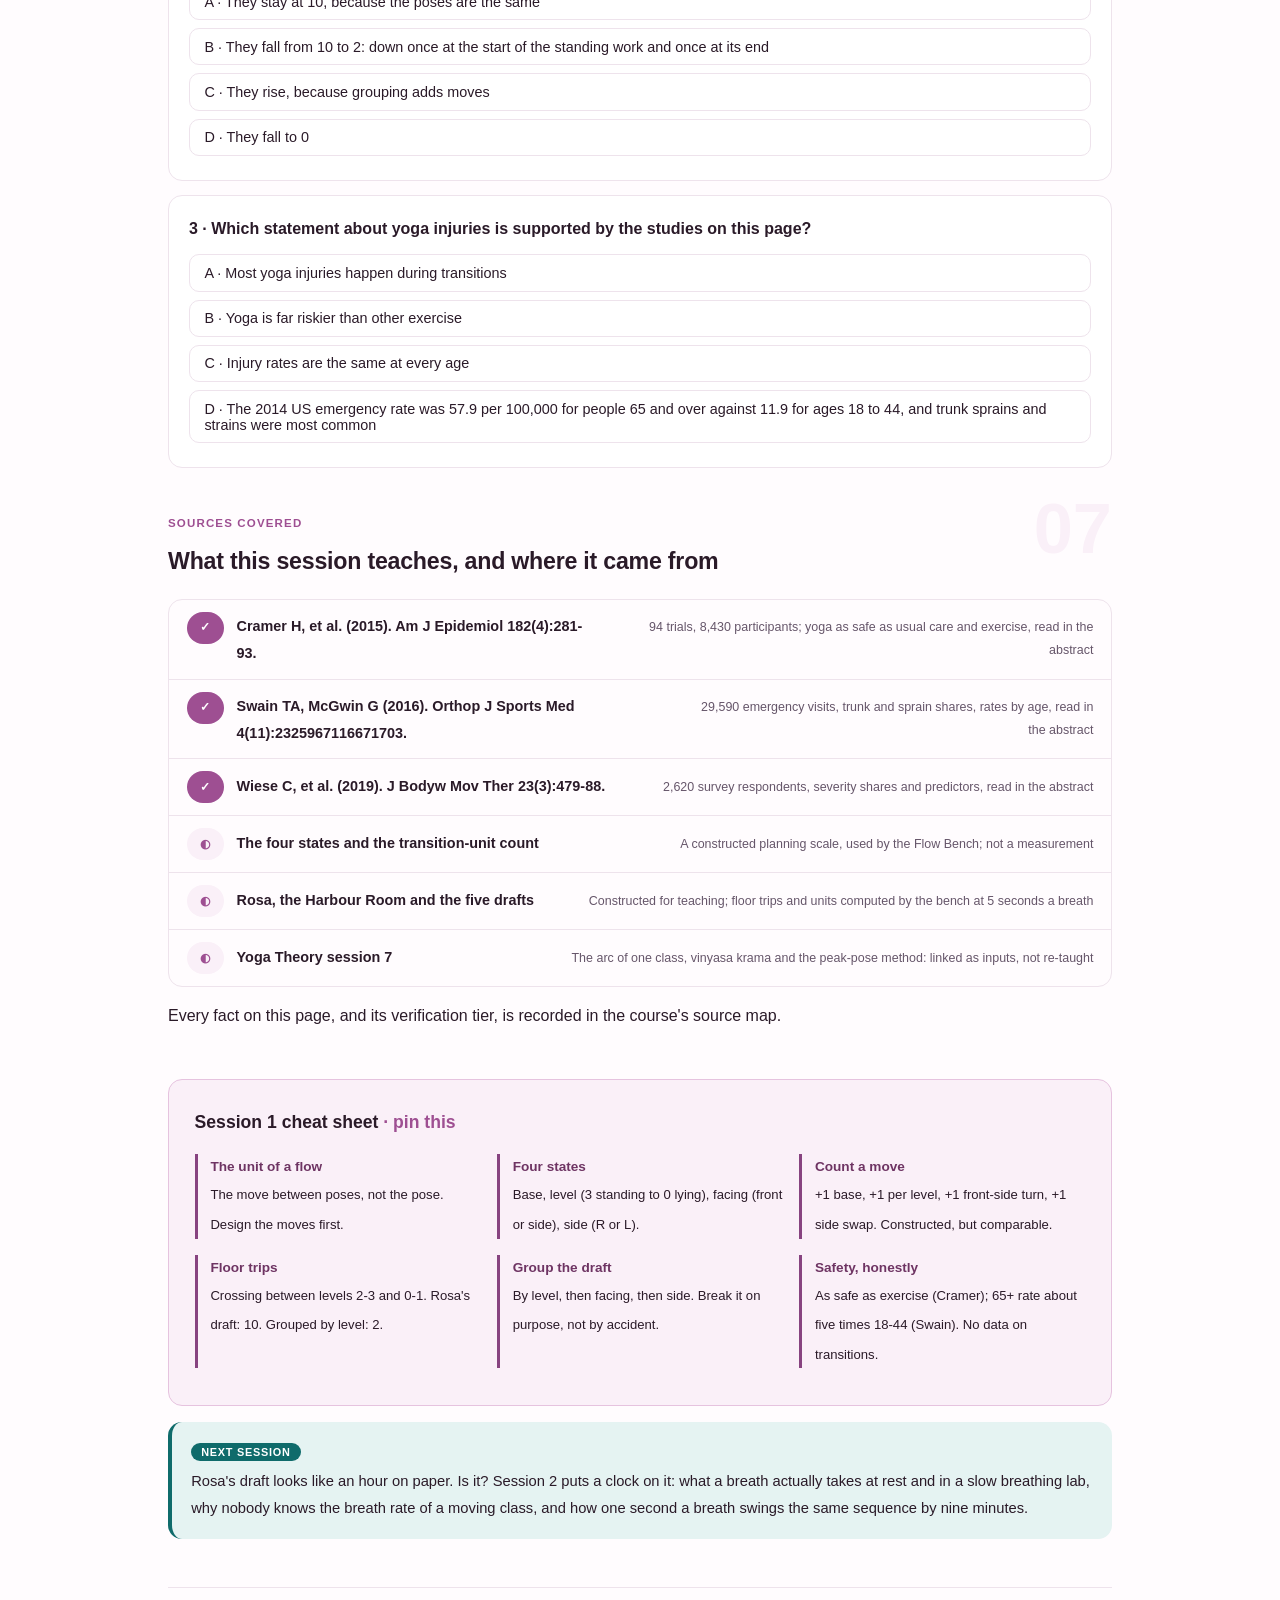
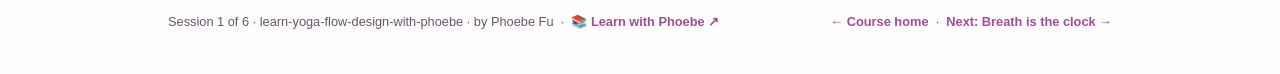
<file: courses/01-a-flow-is-a-path.html>
<!DOCTYPE html>
<html lang="en">
<head>
<meta charset="UTF-8">
<meta name="viewport" content="width=device-width, initial-scale=1.0">
<!-- social:start -->
<meta name="description" content="Session 1 of 6. A flow is a path through body positions, not a list of poses. Name the four states every pose carries, count what each move between them costs, and see why a draft that goes down to the floor ten times feels choppy.">
<meta property="og:type" content="article">
<meta property="og:site_name" content="Learn with Phoebe">
<meta property="og:title" content="A flow is a path, not a list - learn yoga flow design with phoebe">
<meta property="og:description" content="Session 1 of 6. The transition is the unit of a flow: base, level, facing and side, and what each change costs the room.">
<meta property="og:url" content="https://phoebefu6.github.io/learn-yoga-flow-design-with-phoebe/courses/01-a-flow-is-a-path.html">
<meta property="og:image" content="https://phoebefu6.github.io/learn-yoga-flow-design-with-phoebe/assets/og-cover.png">
<meta property="og:image:width" content="1200">
<meta property="og:image:height" content="630">
<meta name="twitter:card" content="summary_large_image">
<meta name="twitter:title" content="A flow is a path, not a list - learn yoga flow design with phoebe">
<meta name="twitter:description" content="Session 1 of 6. The transition is the unit of a flow, and every move between poses has a cost.">
<meta name="twitter:image" content="https://phoebefu6.github.io/learn-yoga-flow-design-with-phoebe/assets/og-cover.png">
<!-- social:end -->
<title>Session 1 · A flow is a path, not a list - learn yoga flow design with phoebe</title>
<link rel="stylesheet" href="../assets/style.css?v=1">
</head>
<body>

<div class="toolbar">
  <div class="wrap">
    <span class="crumb"><a href="../index.html">learn-yoga-flow-design-with-phoebe</a> / Session 1 of 6</span>
    <button class="btn" id="toggle-all" type="button">Expand all</button>
    <button class="btn primary" id="zoom-toggle" type="button">Projector zoom: off</button>
  </div>
</div>

<header class="masthead">
  <div class="wrap">
    <div class="eyebrow">Learn Yoga Flow Design with Phoebe · Session 1 of 6</div>
    <h1>A flow is a <span class="accent">path</span>, not a list</h1>
    <p class="sub">Most first sequences are written as a list of favourite poses. The room does not experience a list. It experiences the moves between the poses: stepping a foot forward, turning the hips, lowering to the floor and getting back up. Tonight we name the four things that change in every move, count what each change costs the room, and look at why a draft that goes down to the floor ten times feels choppy even when every pose in it is good.</p>
    <div class="chip-row">
      <span class="chip level">🟢 Foundations</span>
      <span class="chip audience">Aspiring and new yoga teachers</span>
      <span class="chip audience">Pen and paper</span>
      <span class="chip time">45 min</span>
    </div>
    <div class="agenda">
      <span class="a1" style="flex:1">0-3 · Welcome</span>
      <span class="a2" style="flex:4">3-18 · States, costs, floor trips</span>
      <span class="a3" style="flex:5">18-40 · Build-along: map the opening</span>
      <span class="a4" style="flex:1">40-45 · Q&amp;A</span>
    </div>
  </div>
</header>

<main class="wrap">

  <section class="section" id="intro">
    <div class="section-kicker">
      <span class="klabel">Part 0</span>
      <h2>Where we start</h2>
    </div>
    <p class="lede">The running case is constructed. Rosa is an invented teacher who has just finished her training, and the Harbour Room is an invented community studio that has given her a 60-minute flow class on Thursday evenings. She already knows how to shape a class: arrive, warm up, build towards a peak, cool down, rest. What she has never done is make one of those shapes move smoothly from first breath to last. Every draft of her Thursday class across the six sessions is something you can write for a real room.</p>

    <div class="callout tip">
      <p><strong>Not medical advice.</strong> These pages are about designing the order and pace of a class. They do not teach anyone to diagnose, treat or clear a student for exercise. A student with chest pain, dizziness, a recent injury, or pain that gets worse with movement should stop and talk to a clinician. Session 6 lists the warning signs and the referral route.</p>
    </div>

    <div class="legend">
      <span class="pill">🎫 Clear all three quiz questions to stamp your passport</span>
      <span class="pill">Live = presented in the 45 minutes</span>
      <span class="pill">Self-study = the full depth, after class</span>
      <span class="pill">★ Build-along = do it yourself</span>
    </div>

    <div class="callout win">
      <p><strong>★ What you walk out with tonight.</strong> A way of reading any sequence as a path through four states, a simple unit count for what each move costs, the floor-trip count that explains most choppy classes, honest safety base rates to plan around, and the opening of Rosa's class mapped move by move.</p>
    </div>
  </section>

  <section class="section" id="part-1">
    <div class="section-kicker">
      <span class="klabel">Part 1 · covers the four states of a pose</span>
      <h2>Every pose is a state, every move a change</h2>
      <span class="tag concept">5 min live</span>
    </div>
    <p class="lede">The shape of a class (arrival, warm-up, the main work, a peak, cool-down, rest) is taught in <a href="https://phoebefu6.github.io/learn-yoga-theory-with-phoebe/courses/07-course-flow.html">Yoga Theory session 7 ↗</a>. Here we zoom in one level. Whatever a pose looks like, the body arrives in it carrying four facts: what it stands on, how high it is, which way the hips face, and which side is leading.</p>

    <figure class="zoomable">
      <svg viewBox="0 0 880 330" xmlns="http://www.w3.org/2000/svg" role="img" aria-label="Four states every pose carries. Base: feet, hands and feet, knees, seat, back or front. Level, on a four-step ladder: standing 3, hands and feet 2, kneeling or seated 1, lying 0. Facing: hips to the short edge of the mat (front) or to the long edge (side). Side: right or left leading, for one-sided poses.">
        <defs>
          <filter id="f1aSk" x="-3%" y="-3%" width="106%" height="106%"><feTurbulence type="fractalNoise" baseFrequency="0.02" numOctaves="2" seed="13" result="n"/><feDisplacementMap in="SourceGraphic" in2="n" scale="2.4" xChannelSelector="R" yChannelSelector="G"/></filter>
        </defs>
        <style>
          .f1aH { font: 800 12px Inter, sans-serif; fill: #2A1A28; }
          .f1aL { font: 600 12px Inter, sans-serif; fill: #2A1A28; }
          .f1aS { font: 400 11px Inter, sans-serif; fill: #66566A; }
          .f1aB { font: 800 11px Inter, sans-serif; fill: #0B5252; }
          .f1aA { font: 700 11px Inter, sans-serif; fill: #9E4F92; }
          .f1aV { font: 800 16px Inter, sans-serif; fill: #6E3463; }
          .f1aN { font: 400 12px Inter, sans-serif; fill: #66566A; }
        </style>

        <text class="f1aH" x="30" y="26">FOUR FACTS EVERY POSE CARRIES, AND THE LEVEL LADDER</text>

        <g filter="url(#f1aSk)" fill="none" stroke="#2A1A28" stroke-width="2" stroke-linecap="round" stroke-linejoin="round">
          <rect x="30" y="44" width="380" height="250" rx="12" transform="rotate(-0.3 220 169)" fill="#FFFFFF"/>
          <rect x="60" y="80" width="300" height="40" rx="6" fill="#E5F3F2" stroke="#0F6B6B"/>
          <rect x="60" y="130" width="300" height="40" rx="6" fill="#FAF0F8"/>
          <rect x="60" y="180" width="300" height="40" rx="6" fill="#FAF0F8"/>
          <rect x="60" y="230" width="300" height="40" rx="6" fill="#FAF0F8"/>

          <rect x="440" y="44" width="410" height="250" rx="12" transform="rotate(0.3 645 169)" fill="#FFFFFF"/>
          <rect x="466" y="76" width="168" height="78" rx="8" transform="rotate(-1 550 115)" fill="#FAF0F8"/>
          <rect x="656" y="76" width="168" height="78" rx="8" transform="rotate(1 740 115)" fill="#FAF0F8"/>
          <rect x="466" y="176" width="168" height="78" rx="8" transform="rotate(1 550 215)" fill="#FAF0F8"/>
          <rect x="656" y="176" width="168" height="78" rx="8" transform="rotate(-1 740 215)" fill="#FAF0F8"/>
        </g>

        <text class="f1aL" x="50" y="66">LEVEL (the ladder the bench counts)</text>
        <text class="f1aV" x="80" y="106">3</text>
        <text class="f1aL" x="104" y="105">standing</text>
        <text class="f1aS" x="200" y="105">Mountain, Warriors, Tree</text>
        <text class="f1aV" x="80" y="156">2</text>
        <text class="f1aL" x="104" y="155">hands and feet</text>
        <text class="f1aS" x="214" y="155">Downward dog, Plank</text>
        <text class="f1aV" x="80" y="206">1</text>
        <text class="f1aL" x="104" y="205">kneeling or seated</text>
        <text class="f1aS" x="240" y="205">Child's pose, Pigeon</text>
        <text class="f1aV" x="80" y="256">0</text>
        <text class="f1aL" x="104" y="255">lying</text>
        <text class="f1aS" x="200" y="255">Bridge, Locust, rest</text>

        <text class="f1aL" x="460" y="66">THE OTHER THREE</text>
        <text class="f1aL" x="482" y="100">Base</text>
        <text class="f1aS" x="482" y="118">what carries the weight:</text>
        <text class="f1aS" x="482" y="134">feet, hands and feet, knees,</text>
        <text class="f1aS" x="482" y="148">seat, back or front</text>
        <text class="f1aL" x="672" y="100">Facing</text>
        <text class="f1aS" x="672" y="118">hips to the short edge</text>
        <text class="f1aS" x="672" y="134">(front: Warrior I) or the</text>
        <text class="f1aS" x="672" y="148">long edge (side: Warrior II)</text>
        <text class="f1aL" x="482" y="200">Side</text>
        <text class="f1aS" x="482" y="218">which leg or hand leads,</text>
        <text class="f1aS" x="482" y="234">for one-sided poses only</text>
        <text class="f1aL" x="672" y="200">A move changes</text>
        <text class="f1aS" x="672" y="218">one or more of the four.</text>
        <text class="f1aB" x="672" y="238">That change is the unit.</text>

        <text class="f1aN" x="30" y="318">Level numbers are the constructed scale the Flow Bench uses in session 4. Facing only applies to standing work.</text>
      </svg>
      <figcaption>🔍 Click to zoom - read a pose as base, level, facing and side, and every move in a flow becomes a change you can name and count</figcaption>
    </figure>

    <details class="card" open>
      <summary><span class="mode live">Live</span>The transition is the unit of a flow<span class="mini">3 min</span><span class="caret">▶</span></summary>
      <div class="body">
        <p>Write down "Warrior I, Warrior II, Triangle" and it looks like three poses. In the room it is two moves: open the hips from the short edge of the mat to the long edge, then straighten the front leg and reach. The poses are where the room rests; the moves are where it works, balances, and either follows you or gets lost. A flow teacher designs the moves first and lets the poses fall where the moves lead.</p>
        <p>The four states give you words for each move. Warrior I to Warrior II changes facing only. Downward dog to a low lunge changes base (hands and feet to a knee down) and level (2 to 1). Mountain to Low cobra changes base and drops three levels at once. The more that changes in one move, the more time, instruction and attention it costs.</p>
      </div>
    </details>

    <details class="card">
      <summary><span class="mode self">Self-study</span>Why "vinyasa" is about placement, not speed<span class="mini">2 min</span><span class="caret">▶</span></summary>
      <div class="body">
        <p>Vinyasa krama (Sanskrit, "placing in a special way" or "a wise progression") is often heard as "fast yoga". The idea in the tradition is placement: each step prepares the next. Yoga Theory session 7 covers the lineage and the arc; we use only the practical consequence. A well-placed sequence needs fewer and smaller changes between neighbours, so the room spends its effort on the poses rather than on finding its way to them.</p>
        <p>None of this needs a fast pace. A slow, gentle class has transitions too, and a student moving from standing to lying still has to get down safely. The four states apply at any speed.</p>
      </div>
    </details>

    <div class="callout example">
      <span class="ex-pill">Real world</span>
      <p><strong>The class that "felt lovely but bumpy".</strong> A common piece of feedback for new teachers. Students cannot name what was wrong, because each pose was fine. Read the sequence as states and it usually shows up at once: the room went from standing to the floor and back many times, or turned from the front of the mat to the side and back between every pose. The fix is rarely a different pose. It is a different order.</p>
    </div>
  </section>

  <section class="section" id="part-2">
    <div class="section-kicker">
      <span class="klabel">Part 2 · covers transition units and floor trips</span>
      <h2>Count the cost of each move</h2>
      <span class="tag concept">5 min live</span>
    </div>
    <p class="lede">A rough count is enough to compare two drafts. The Flow Bench in session 4 uses this one, and you can do it in your head: one unit for a change of base, one for each level crossed, one for turning between front and side, one for swapping the leading side. On the bench each unit costs one breath of class time. These are constructed planning numbers, not measurements of anyone's body.</p>

    <figure class="zoomable">
      <svg viewBox="0 0 880 330" xmlns="http://www.w3.org/2000/svg" role="img" aria-label="Body level across two drafts of Rosa's class, from arrival to final rest. Rung 1, the first draft, crosses between hands-and-feet or standing and the floor 10 times. Rung 4, grouped by level, crosses twice: down once at the start of the standing work and once at the end of it.">
        <defs>
          <filter id="f1bSk" x="-3%" y="-3%" width="106%" height="106%"><feTurbulence type="fractalNoise" baseFrequency="0.02" numOctaves="2" seed="29" result="n"/><feDisplacementMap in="SourceGraphic" in2="n" scale="2.4" xChannelSelector="R" yChannelSelector="G"/></filter>
        </defs>
        <style>
          .f1bH { font: 800 12px Inter, sans-serif; fill: #2A1A28; }
          .f1bL { font: 600 12px Inter, sans-serif; fill: #2A1A28; }
          .f1bS { font: 400 11px Inter, sans-serif; fill: #66566A; }
          .f1bB { font: 800 11px Inter, sans-serif; fill: #0B5252; }
          .f1bA { font: 700 11px Inter, sans-serif; fill: #9E4F92; }
          .f1bV { font: 800 18px Inter, sans-serif; fill: #6E3463; }
          .f1bN { font: 400 12px Inter, sans-serif; fill: #66566A; }
        </style>

        <text class="f1bH" x="30" y="26">BODY LEVEL FROM ARRIVAL TO FINAL REST, TWO DRAFTS OF ROSA'S CLASS</text>
        <text class="f1bL" x="30" y="52">Rung 1 · first draft</text>
        <text class="f1bL" x="30" y="172">Rung 4 · grouped by level</text>

        <g filter="url(#f1bSk)" fill="none" stroke="#2A1A28" stroke-width="2" stroke-linecap="round" stroke-linejoin="round">
          <path d="M170 106 L201 106 L219 106 L228 106 L230 88 L236 88 L238 70 L415 70 L418 88 L427 88 L429 70 L453 70 L456 88 L464 88 L467 70 L480 70 L483 88 L491 88 L493 70 L506 70 L509 88 L517 88 L520 124 L527 124 L530 88 L537 88 L539 70 L568 70 L571 106 L592 106 L595 70 L603 70 L606 106 L614 106 L616 124 L622 124 L626 70 L651 70 L655 124 L659 124 L662 88 L669 88 L671 106 L735 106 L737 124 L768 124 L771 106 L785 106 L787 124 L850 124" stroke="#9E4F92" stroke-width="2.4"/>
          <path d="M170 226 L225 226 L227 208 L233 208 L235 190 L404 190 L407 208 L415 208 L417 190 L440 190 L443 208 L451 208 L453 190 L466 190 L469 208 L476 208 L478 190 L491 190 L494 208 L501 208 L503 190 L554 190 L556 208 L564 208 L566 190 L576 190 L578 208 L588 208 L590 226 L613 226 L615 244 L622 244 L624 226 L632 226 L634 244 L638 244 L640 226 L657 226 L659 244 L685 244 L687 226 L762 226 L765 244 L850 244" stroke="#0F6B6B" stroke-width="2.4"/>
          <path d="M230 134 v10 M520 134 v10 M530 134 v10 M571 134 v10 M595 134 v10 M606 134 v10 M626 134 v10 M655 134 v10 M662 134 v10 M671 134 v10" stroke="#991B1B" stroke-width="2"/>
          <path d="M227 254 v10 M590 254 v10" stroke="#0F6B6B" stroke-width="2"/>
        </g>

        <text class="f1bS" x="160" y="74" text-anchor="end">standing</text>
        <text class="f1bS" x="160" y="92" text-anchor="end">hands and feet</text>
        <text class="f1bS" x="160" y="110" text-anchor="end">kneel or sit</text>
        <text class="f1bS" x="160" y="128" text-anchor="end">lying</text>
        <text class="f1bS" x="160" y="194" text-anchor="end">standing</text>
        <text class="f1bS" x="160" y="212" text-anchor="end">hands and feet</text>
        <text class="f1bS" x="160" y="230" text-anchor="end">kneel or sit</text>
        <text class="f1bS" x="160" y="248" text-anchor="end">lying</text>

        <text class="f1bV" x="740" y="58" text-anchor="end">10</text>
        <text class="f1bA" x="748" y="56">floor trips</text>
        <text class="f1bS" x="300" y="158">red ticks: each time the room goes down to the floor or back up</text>
        <text class="f1bV" x="740" y="178" text-anchor="end">2</text>
        <text class="f1bB" x="748" y="176">floor trips</text>
        <text class="f1bS" x="300" y="280">teal ticks: down once to start the standing work, down once to end it</text>

        <text class="f1bN" x="30" y="316">Constructed drafts, computed by the Flow Bench at 5 seconds a breath. Same poses, different order.</text>
      </svg>
      <figcaption>🔍 Click to zoom - Rosa's first draft drops to the floor and climbs back ten times; grouping by level brings it down to two with almost the same poses</figcaption>
    </figure>

    <details class="card">
      <summary><span class="mode live">Live</span>Floor trips are the expensive moves<span class="mini">3 min</span><span class="caret">▶</span></summary>
      <div class="body">
        <p>A floor trip is any move that crosses between hands-and-feet or standing (levels 2 and 3) and kneeling, sitting or lying (levels 1 and 0). It is where a room spreads out in time: some students are down in two breaths, others take five and use their hands on a thigh or a block. Rosa's first draft has 10 of them in an hour. Bridge straight back up to Mountain and Revolved crescent lunge straight down to Locust each cost 4 units on their own.</p>
        <p>Rung 4 on the bench keeps almost every pose and changes the order: all the standing work together, then one move down to the floor, and the floor work grouped from kneeling to lying. Floor trips fall from 10 to 2, total transition units from 72 to 60, and the largest single move from 4 units to 3. Nothing was cut to get there.</p>
      </div>
    </details>

    <details class="card">
      <summary><span class="mode self">Self-study</span>Why a rough count is still worth doing<span class="mini">2 min</span><span class="caret">▶</span></summary>
      <div class="body">
        <p>The units are a teaching scale. A real move from Downward dog to a lunge takes some people one breath and some people four, and nobody has measured transition time across real classes. The count is still useful for the same reason a recipe's prep time is useful: it lets you compare two drafts on paper before you test one on a room. If one draft scores 72 and the other 60, the second will almost always feel smoother.</p>
        <p>What the count cannot tell you is which moves are hard for your particular students. A move that changes only one state can still be the hardest of the night, such as stepping a foot forward from Downward dog for someone with tight hips. Session 3 draws the options for the moves that most often stall a room.</p>
      </div>
    </details>

    <div class="callout tip">
      <p><strong>A sentence for your planning notebook.</strong> "Group by level, then by facing, then by side." It is not a law, and a skilled teacher breaks it on purpose. As a first draft habit it removes most of the bumps before anyone steps on a mat.</p>
    </div>
  </section>

  <section class="section" id="part-3">
    <div class="section-kicker">
      <span class="klabel">Part 3 · covers Cramer 2015, Swain 2016, Wiese 2019</span>
      <h2>What the safety numbers do and do not say</h2>
      <span class="tag concept">5 min live</span>
    </div>
    <p class="lede">Moves are where you ask a room to change position quickly, so it is natural to ask whether they are where people get hurt. The honest answer is that nobody has measured that. What has been measured is how often yoga hurts people at all, which body regions, and who is most at risk. Plan with those numbers, and do not invent the rest.</p>

    <figure class="zoomable">
      <svg viewBox="0 0 880 300" xmlns="http://www.w3.org/2000/svg" role="img" aria-label="Yoga-related US emergency department injuries in 2014 per 100,000 participants, by age: 18 to 44, 11.9; 45 to 64, 17.7; 65 and older, 57.9. Across 2001 to 2014, the trunk was the most common region (46.6 percent) and sprain or strain the most common diagnosis (45.0 percent).">
        <defs>
          <filter id="f1cSk" x="-3%" y="-3%" width="106%" height="106%"><feTurbulence type="fractalNoise" baseFrequency="0.02" numOctaves="2" seed="31" result="n"/><feDisplacementMap in="SourceGraphic" in2="n" scale="2.4" xChannelSelector="R" yChannelSelector="G"/></filter>
          <pattern id="f1cHc" patternUnits="userSpaceOnUse" width="7" height="7" patternTransform="rotate(-38)"><line x1="0" y1="0" x2="0" y2="7" stroke="#9E4F92" stroke-width="1" opacity=".5"/></pattern>
        </defs>
        <style>
          .f1cH { font: 800 12px Inter, sans-serif; fill: #2A1A28; }
          .f1cL { font: 600 12px Inter, sans-serif; fill: #2A1A28; }
          .f1cS { font: 400 11px Inter, sans-serif; fill: #66566A; }
          .f1cB { font: 800 11px Inter, sans-serif; fill: #0B5252; }
          .f1cV { font: 800 18px Inter, sans-serif; fill: #6E3463; }
          .f1cN { font: 400 12px Inter, sans-serif; fill: #66566A; }
        </style>

        <text class="f1cH" x="30" y="26">YOGA INJURIES SEEN IN US EMERGENCY DEPARTMENTS (SWAIN AND MCGWIN 2016)</text>
        <text class="f1cL" x="50" y="58">2014 rate per 100,000 people who do yoga</text>

        <g filter="url(#f1cSk)" fill="none" stroke="#2A1A28" stroke-width="2" stroke-linecap="round" stroke-linejoin="round">
          <rect x="30" y="40" width="500" height="216" rx="12" transform="rotate(-0.3 280 148)" fill="#FFFFFF"/>
          <rect x="150" y="80" width="62" height="28" rx="4" fill="url(#f1cHc)"/>
          <rect x="150" y="128" width="92" height="28" rx="4" fill="url(#f1cHc)"/>
          <rect x="150" y="176" width="300" height="28" rx="4" fill="#E5F3F2" stroke="#0F6B6B"/>
          <path d="M150 220 H460" stroke="#66566A" stroke-width="1.4"/>
          <rect x="560" y="40" width="290" height="216" rx="12" transform="rotate(0.3 705 148)" fill="#FFFFFF"/>
        </g>

        <text class="f1cL" x="138" y="99" text-anchor="end">18 to 44</text>
        <text class="f1cV" x="222" y="101">11.9</text>
        <text class="f1cL" x="138" y="147" text-anchor="end">45 to 64</text>
        <text class="f1cV" x="252" y="149">17.7</text>
        <text class="f1cL" x="138" y="195" text-anchor="end">65 and older</text>
        <text class="f1cV" x="460" y="197">57.9</text>
        <text class="f1cS" x="150" y="240">about five times the youngest group's rate</text>

        <text class="f1cL" x="580" y="66">2001 to 2014, all ages</text>
        <text class="f1cV" x="580" y="100">29,590</text>
        <text class="f1cS" x="580" y="118">emergency visits for yoga injuries</text>
        <text class="f1cV" x="580" y="156">46.6%</text>
        <text class="f1cS" x="580" y="174">trunk, the most common region</text>
        <text class="f1cV" x="580" y="212">45.0%</text>
        <text class="f1cS" x="580" y="230">sprain or strain, most common</text>

        <text class="f1cN" x="30" y="284">Read in the abstract. It counts emergency visits only, not where in a class the injury happened.</text>
      </svg>
      <figcaption>🔍 Click to zoom - the rate climbs steeply with age, which is why options for getting down and up matter most in a room with older students</figcaption>
    </figure>

    <details class="card">
      <summary><span class="mode live">Live</span>Three studies, three different questions<span class="mini">3 min</span><span class="caret">▶</span></summary>
      <div class="body">
        <p><strong>Is yoga riskier than other exercise?</strong> A 2015 review by Holger Cramer's team pooled 94 randomised trials with 8,430 participants that reported adverse events. Yoga showed no difference from usual care or exercise in non-serious or serious events, and the authors concluded it "appears as safe as usual care and exercise". It did have more non-serious events than psychological or education programmes, which involve no movement at all.</p>
        <p><strong>Who ends up in hospital?</strong> Swain and McGwin counted 29,590 yoga-related emergency visits in the US from 2001 to 2014. Most were trunk sprains and strains, and in 2014 the rate for people aged 65 and over was 57.9 per 100,000 participants against 11.9 for ages 18 to 44.</p>
        <p><strong>Who reports injuries over a lifetime of practice?</strong> In a 2019 survey of 2,620 self-selected practitioners, 45 percent reported no injury ever; of those injured, 9 percent called it severe (4 percent of everyone). More years of practice and teaching yoga both predicted reporting an injury. A convenience sample can only show patterns, not rates.</p>
      </div>
    </details>

    <details class="card">
      <summary><span class="mode self">Self-study</span>What to do with a gap in the evidence<span class="mini">2 min</span><span class="caret">▶</span></summary>
      <div class="body">
        <p>No study we could find measured whether injuries happen more in transitions than in held poses. It is tempting to say "most injuries happen in transitions" because it sounds right. Do not say it. What you can say truthfully is that floor trips ask the most of the people most at risk (older students getting down and up), that trunk sprains and strains are the most common emergency injury, and that both are reasons to make moves smaller and to offer a slower route.</p>
        <p>The same discipline applies to screening and referral. Intake questions and caution flags for a whole programme belong to <a href="https://phoebefu6.github.io/learn-yoga-course-design-with-phoebe/courses/02-intake-who-is-in-the-room.html">Yoga Course Design session 2 ↗</a>; session 6 here covers what to do in the moment.</p>
      </div>
    </details>

    <div class="callout example">
      <span class="ex-pill">Real world</span>
      <p><strong>The gentle class that was not gentle to get through.</strong> A class labelled "gentle" or "seniors" is often built from easy poses and then strung together in any order. Each pose suits the room; the route between them asks a 70-year-old to go down to the floor and back up eight times. Counting floor trips is one of the kindest things you can do for that room.</p>
    </div>
  </section>

  <section class="section" id="demo-1">
    <div class="section-kicker">
      <span class="klabel">Build-along</span>
      <h2>Map the opening of Rosa's class</h2>
      <span class="tag demo">★ 22 min · everyone builds</span>
    </div>
    <p class="lede">Rosa's first draft opens with arrival, a warm-up on the floor, sun salutations and her first standing line. You will map it state by state, count the units by hand, and then do the same for the opening of a class of your own. Pen and paper is enough. The Flow Bench in session 4 will check your arithmetic.</p>

    <figure class="zoomable">
      <svg viewBox="0 0 880 300" xmlns="http://www.w3.org/2000/svg" role="img" aria-label="The first eleven items of Rosa's first draft with the transition units between them: Easy seat to Cat-cow 1, Cat-cow to Child's pose 0, Child's pose to Downward dog 2 and a floor trip, Downward dog to Mountain 2, Mountain to sun salutations 0, then Warrior I right, Warrior II right 1, Extended side angle 0, Triangle 0, Vinyasa 3, Downward dog 0. Nine units in the first eleven moves.">
        <defs>
          <filter id="f1dSk" x="-3%" y="-3%" width="106%" height="106%"><feTurbulence type="fractalNoise" baseFrequency="0.02" numOctaves="2" seed="47" result="n"/><feDisplacementMap in="SourceGraphic" in2="n" scale="2.4" xChannelSelector="R" yChannelSelector="G"/></filter>
        </defs>
        <style>
          .f1dH { font: 800 12px Inter, sans-serif; fill: #2A1A28; }
          .f1dL { font: 600 12px Inter, sans-serif; fill: #2A1A28; }
          .f1dS { font: 400 11px Inter, sans-serif; fill: #66566A; }
          .f1dB { font: 800 11px Inter, sans-serif; fill: #0B5252; }
          .f1dA { font: 700 11px Inter, sans-serif; fill: #9E4F92; }
          .f1dR { font: 800 11px Inter, sans-serif; fill: #991B1B; }
          .f1dN { font: 400 12px Inter, sans-serif; fill: #66566A; }
        </style>

        <text class="f1dH" x="30" y="26">ROSA'S OPENING, MOVE BY MOVE (UNITS ON EACH MOVE)</text>

        <g filter="url(#f1dSk)" fill="none" stroke="#2A1A28" stroke-width="2" stroke-linecap="round" stroke-linejoin="round">
          <rect x="30" y="50" width="120" height="44" rx="8" transform="rotate(-1 90 72)" fill="#FAF0F8"/>
          <rect x="196" y="50" width="120" height="44" rx="8" transform="rotate(1 256 72)" fill="#FAF0F8"/>
          <rect x="362" y="50" width="120" height="44" rx="8" transform="rotate(-1 422 72)" fill="#FAF0F8"/>
          <rect x="528" y="50" width="130" height="44" rx="8" transform="rotate(1 593 72)" fill="#E5F3F2" stroke="#0F6B6B"/>
          <rect x="704" y="50" width="146" height="44" rx="8" transform="rotate(-1 777 72)" fill="#FAF0F8"/>
          <path d="M152 72 H192"/>
          <path d="M318 72 H358"/>
          <path d="M484 72 H524"/>
          <path d="M660 72 H700"/>

          <rect x="30" y="160" width="120" height="44" rx="8" transform="rotate(1 90 182)" fill="#FAF0F8"/>
          <rect x="196" y="160" width="120" height="44" rx="8" transform="rotate(-1 256 182)" fill="#FAF0F8"/>
          <rect x="362" y="160" width="120" height="44" rx="8" transform="rotate(1 422 182)" fill="#FAF0F8"/>
          <rect x="528" y="160" width="130" height="44" rx="8" transform="rotate(-1 593 182)" fill="#FAF0F8"/>
          <rect x="704" y="160" width="146" height="44" rx="8" transform="rotate(1 777 182)" fill="#E5F3F2" stroke="#0F6B6B"/>
          <path d="M152 182 H192"/>
          <path d="M318 182 H358"/>
          <path d="M484 182 H524"/>
          <path d="M660 182 H700"/>
          <path d="M777 96 V138 H90 V156" stroke-dasharray="5 4" stroke="#66566A" stroke-width="1.4"/>
        </g>

        <text class="f1dL" x="90" y="77" text-anchor="middle">Easy seat</text>
        <text class="f1dL" x="256" y="77" text-anchor="middle">Cat-cow</text>
        <text class="f1dL" x="422" y="77" text-anchor="middle">Child's pose</text>
        <text class="f1dL" x="593" y="77" text-anchor="middle">Downward dog</text>
        <text class="f1dL" x="777" y="77" text-anchor="middle">Mountain, suns</text>
        <text class="f1dA" x="172" y="64" text-anchor="middle">1</text>
        <text class="f1dA" x="338" y="64" text-anchor="middle">0</text>
        <text class="f1dA" x="504" y="64" text-anchor="middle">2</text>
        <text class="f1dA" x="680" y="64" text-anchor="middle">2</text>
        <text class="f1dS" x="172" y="112" text-anchor="middle">base</text>
        <text class="f1dS" x="338" y="112" text-anchor="middle">none</text>
        <text class="f1dR" x="504" y="112" text-anchor="middle">floor trip</text>
        <text class="f1dS" x="680" y="112" text-anchor="middle">base, level</text>

        <text class="f1dL" x="90" y="187" text-anchor="middle">Warrior I R</text>
        <text class="f1dL" x="256" y="187" text-anchor="middle">Warrior II R</text>
        <text class="f1dL" x="422" y="187" text-anchor="middle">Side angle R</text>
        <text class="f1dL" x="593" y="187" text-anchor="middle">Triangle R</text>
        <text class="f1dL" x="777" y="187" text-anchor="middle">Vinyasa, dog</text>
        <text class="f1dA" x="172" y="174" text-anchor="middle">1</text>
        <text class="f1dA" x="338" y="174" text-anchor="middle">0</text>
        <text class="f1dA" x="504" y="174" text-anchor="middle">0</text>
        <text class="f1dA" x="680" y="174" text-anchor="middle">3</text>
        <text class="f1dS" x="172" y="222" text-anchor="middle">facing</text>
        <text class="f1dS" x="338" y="222" text-anchor="middle">none</text>
        <text class="f1dS" x="504" y="222" text-anchor="middle">none</text>
        <text class="f1dS" x="680" y="222" text-anchor="middle">base, level, facing</text>
        <text class="f1dB" x="777" y="222" text-anchor="middle">9 units so far</text>

        <text class="f1dN" x="30" y="282">Constructed draft and unit scale. Mountain to the suns, and the suns to Warrior I, cost 0: same state.</text>
      </svg>
      <figcaption>🔍 Click to zoom - most of the opening costs nothing; the units pile up where base and level change together</figcaption>
    </figure>

    <div class="steps">
      <div class="step">
        <p><strong>Write Rosa's opening as a column of poses.</strong> Leave a gap between every pair of lines. The gap is where the move lives, and it is where you will write.</p>
        <div class="prompt-box good"><span class="label">★ Step 1 · the list (constructed)</span>Easy seat (arrival)
Cat-cow
Child's pose
Downward dog
Mountain
Sun salutation A x6, Sun salutation B x5
Warrior I R
Warrior II R
Extended side angle R
Triangle R
Vinyasa (plank to dog), Downward dog</div>
      </div>
      <div class="step">
        <p><strong>Tag every pose with its four states.</strong> Base, level, facing, side. Floor poses have no facing. Two-sided poses get R or L.</p>
        <div class="prompt-box good"><span class="label">★ Step 2 · states</span>Easy seat        seat, 1, -, -
Cat-cow          knees, 1, -, -
Child's pose     knees, 1, -, -
Downward dog     hands+feet, 2, front, -
Mountain         feet, 3, front, -
Warrior I R      feet, 3, front, R
Warrior II R     feet, 3, side, R
Triangle R       feet, 3, side, R
Vinyasa          hands+feet, 2, front, -</div>
      </div>
      <div class="step">
        <p><strong>Score each gap.</strong> +1 base, +1 per level crossed, +1 front-to-side turn, +1 side swap. Mark any gap that crosses between levels 2-3 and levels 0-1 as a floor trip.</p>
        <div class="prompt-box good"><span class="label">★ Step 3 · units</span>Easy seat -&gt; Cat-cow          1  (base)
Cat-cow -&gt; Child's pose        0
Child's pose -&gt; Downward dog   2  (base, level)  FLOOR TRIP
Downward dog -&gt; Mountain       2  (base, level)
Mountain -&gt; suns -&gt; Warrior I  0
Warrior I R -&gt; Warrior II R    1  (facing)
Warrior II R -&gt; Triangle R     0
Triangle R -&gt; Vinyasa          3  (base, level, facing)
TOTAL so far: 9 units, 1 floor trip</div>
      </div>
      <div class="step">
        <p><strong>Find the most expensive gap and try one fix.</strong> In Rosa's opening it is Triangle to Vinyasa at 3 units: the room turns back to the front, puts its hands down and steps back, all at once. Write one alternative and score it. You do not have to adopt it; the point is to see the cost move.</p>
        <div class="prompt-box good"><span class="label">★ Step 4 · one alternative</span>Triangle R -&gt; Warrior II R        0
Warrior II R -&gt; Warrior I R        1  (facing back to front)
Warrior I R -&gt; Vinyasa            2  (base, level)
Same 3 units, spread over 2 moves: easier to cue,
one more breath of class time.</div>
      </div>
      <div class="step">
        <p><strong>Now map the opening of your own class.</strong> Ten to twelve items, real or planned. Tag, score, total, and circle your floor trips. Keep it; session 2 puts a clock on it and session 4 runs it on the bench.</p>
        <div class="prompt-box good"><span class="label">★ Step 5 · your opening</span>ITEM            BASE   LEVEL  FACING  SIDE   UNITS IN
1 ____________  ____   __     ____    __     -
2 ____________  ____   __     ____    __     __
3 ____________  ____   __     ____    __     __
...
TOTAL UNITS: ____   FLOOR TRIPS: ____
MOST EXPENSIVE MOVE: ______________ (__ units)</div>
      </div>
    </div>

    <div class="callout tip">
      <p><strong>Do not chase zero.</strong> A flow with no transitions is a single held pose. Moves are the point of a flow class. The aim is to spend units where they buy something (a new shape, a change of pace, a deliberate challenge) and not on avoidable back-and-forth.</p>
    </div>
  </section>

  <section class="section" id="exercise">
    <div class="section-kicker">
      <span class="klabel">Homework</span>
      <h2>Before session 2</h2>
      <span class="tag exercise">20 min</span>
    </div>
    <ol>
      <li><strong>Finish mapping your opening.</strong> All items tagged, every gap scored, floor trips circled.</li>
      <li><strong>Read a published sequence as states.</strong> Any class plan from a book, a teacher's blog or a video. Count its floor trips. Where would you regroup it?</li>
      <li><strong>Take a class as a student and watch the moves.</strong> Note the move where the room spread out the most. Which states changed in it?</li>
      <li><strong>Time one breath.</strong> Sit quietly for a minute and count your breaths. Write the number down; session 2 starts from it.</li>
    </ol>
  </section>

  <section class="section" id="quiz">
    <div class="section-kicker">
      <span class="klabel">Check yourself</span>
      <h2>Three questions</h2>
    </div>
    <p>Clear all three and session 1 gets stamped in your passport.</p>

    <div class="quiz-q" data-answer="2">
      <p class="qtext">1 · Warrior I right to Warrior II right changes which of the four states?</p>
      <button class="qopt" type="button">A · Base and level</button>
      <button class="qopt" type="button">B · Side only</button>
      <button class="qopt" type="button">C · Facing only: the hips turn from the short edge of the mat to the long edge</button>
      <button class="qopt" type="button">D · None of them</button>
      <p class="qwhy">The feet stay on the ground, the level stays at standing and the right leg still leads. Only the facing turns, so the move scores 1 unit.</p>
    </div>

    <div class="quiz-q" data-answer="1">
      <p class="qtext">2 · Rung 4 on the Flow Bench keeps almost all of Rosa's poses but groups them by level. What happens to floor trips?</p>
      <button class="qopt" type="button">A · They stay at 10, because the poses are the same</button>
      <button class="qopt" type="button">B · They fall from 10 to 2: down once at the start of the standing work and once at its end</button>
      <button class="qopt" type="button">C · They rise, because grouping adds moves</button>
      <button class="qopt" type="button">D · They fall to 0</button>
      <p class="qwhy">Order, not pose choice, drives floor trips. Transition units also fall from 72 to 60 and the largest single move from 4 units to 3 (constructed bench values).</p>
    </div>

    <div class="quiz-q" data-answer="3">
      <p class="qtext">3 · Which statement about yoga injuries is supported by the studies on this page?</p>
      <button class="qopt" type="button">A · Most yoga injuries happen during transitions</button>
      <button class="qopt" type="button">B · Yoga is far riskier than other exercise</button>
      <button class="qopt" type="button">C · Injury rates are the same at every age</button>
      <button class="qopt" type="button">D · The 2014 US emergency rate was 57.9 per 100,000 for people 65 and over against 11.9 for ages 18 to 44, and trunk sprains and strains were most common</button>
      <p class="qwhy">Swain and McGwin 2016. Cramer 2015 found yoga about as safe as usual care and exercise. Nobody has measured whether injuries happen more in transitions, so never claim it.</p>
    </div>

    <p class="quiz-score"></p>
  </section>

  <section class="section" id="official">
    <div class="section-kicker">
      <span class="klabel">Sources covered</span>
      <h2>What this session teaches, and where it came from</h2>
    </div>
    <div class="covered">
      <div class="covered-row"><span class="status pill solid">✓</span><span class="name">Cramer H, et al. (2015). Am J Epidemiol 182(4):281-93.</span><span class="note">94 trials, 8,430 participants; yoga as safe as usual care and exercise, read in the abstract</span></div>
      <div class="covered-row"><span class="status pill solid">✓</span><span class="name">Swain TA, McGwin G (2016). Orthop J Sports Med 4(11):2325967116671703.</span><span class="note">29,590 emergency visits, trunk and sprain shares, rates by age, read in the abstract</span></div>
      <div class="covered-row"><span class="status pill solid">✓</span><span class="name">Wiese C, et al. (2019). J Bodyw Mov Ther 23(3):479-88.</span><span class="note">2,620 survey respondents, severity shares and predictors, read in the abstract</span></div>
      <div class="covered-row"><span class="status pill light">◐</span><span class="name">The four states and the transition-unit count</span><span class="note">A constructed planning scale, used by the Flow Bench; not a measurement</span></div>
      <div class="covered-row"><span class="status pill light">◐</span><span class="name">Rosa, the Harbour Room and the five drafts</span><span class="note">Constructed for teaching; floor trips and units computed by the bench at 5 seconds a breath</span></div>
      <div class="covered-row"><span class="status pill light">◐</span><span class="name">Yoga Theory session 7</span><span class="note">The arc of one class, vinyasa krama and the peak-pose method: linked as inputs, not re-taught</span></div>
    </div>
    <p class="mono" style="margin-top:14px">Every fact on this page, and its verification tier, is recorded in the course's source map.</p>
  </section>

  <section class="cheat" id="cheatsheet">
    <h3>Session 1 cheat sheet <span>· pin this</span></h3>
    <div class="grid-2">
      <div class="cheat-item"><b>The unit of a flow</b><span>The move between poses, not the pose. Design the moves first.</span></div>
      <div class="cheat-item"><b>Four states</b><span>Base, level (3 standing to 0 lying), facing (front or side), side (R or L).</span></div>
      <div class="cheat-item"><b>Count a move</b><span>+1 base, +1 per level, +1 front-side turn, +1 side swap. Constructed, but comparable.</span></div>
      <div class="cheat-item"><b>Floor trips</b><span>Crossing between levels 2-3 and 0-1. Rosa's draft: 10. Grouped by level: 2.</span></div>
      <div class="cheat-item"><b>Group the draft</b><span>By level, then facing, then side. Break it on purpose, not by accident.</span></div>
      <div class="cheat-item"><b>Safety, honestly</b><span>As safe as exercise (Cramer); 65+ rate about five times 18-44 (Swain). No data on transitions.</span></div>
    </div>
  </section>

  <div class="callout next">
    <span class="nx-pill">Next session</span>
    <p>Rosa's draft looks like an hour on paper. Is it? Session 2 puts a clock on it: what a breath actually takes at rest and in a slow breathing lab, why nobody knows the breath rate of a moving class, and how one second a breath swings the same sequence by nine minutes.</p>
  </div>

  <footer class="pagefoot">
    <span>Session 1 of 6 · learn-yoga-flow-design-with-phoebe · by Phoebe Fu &nbsp;·&nbsp; 📚 <a href="https://phoebefu6.github.io/learn-with-phoebe/">Learn with Phoebe ↗</a></span>
    <span><a href="../index.html">← Course home</a> &nbsp;·&nbsp; <a href="02-breath-is-the-clock.html">Next: Breath is the clock →</a></span>
  </footer>

</main>

<script src="../assets/app.js?v=1"></script>
</body>
</html>
</file>
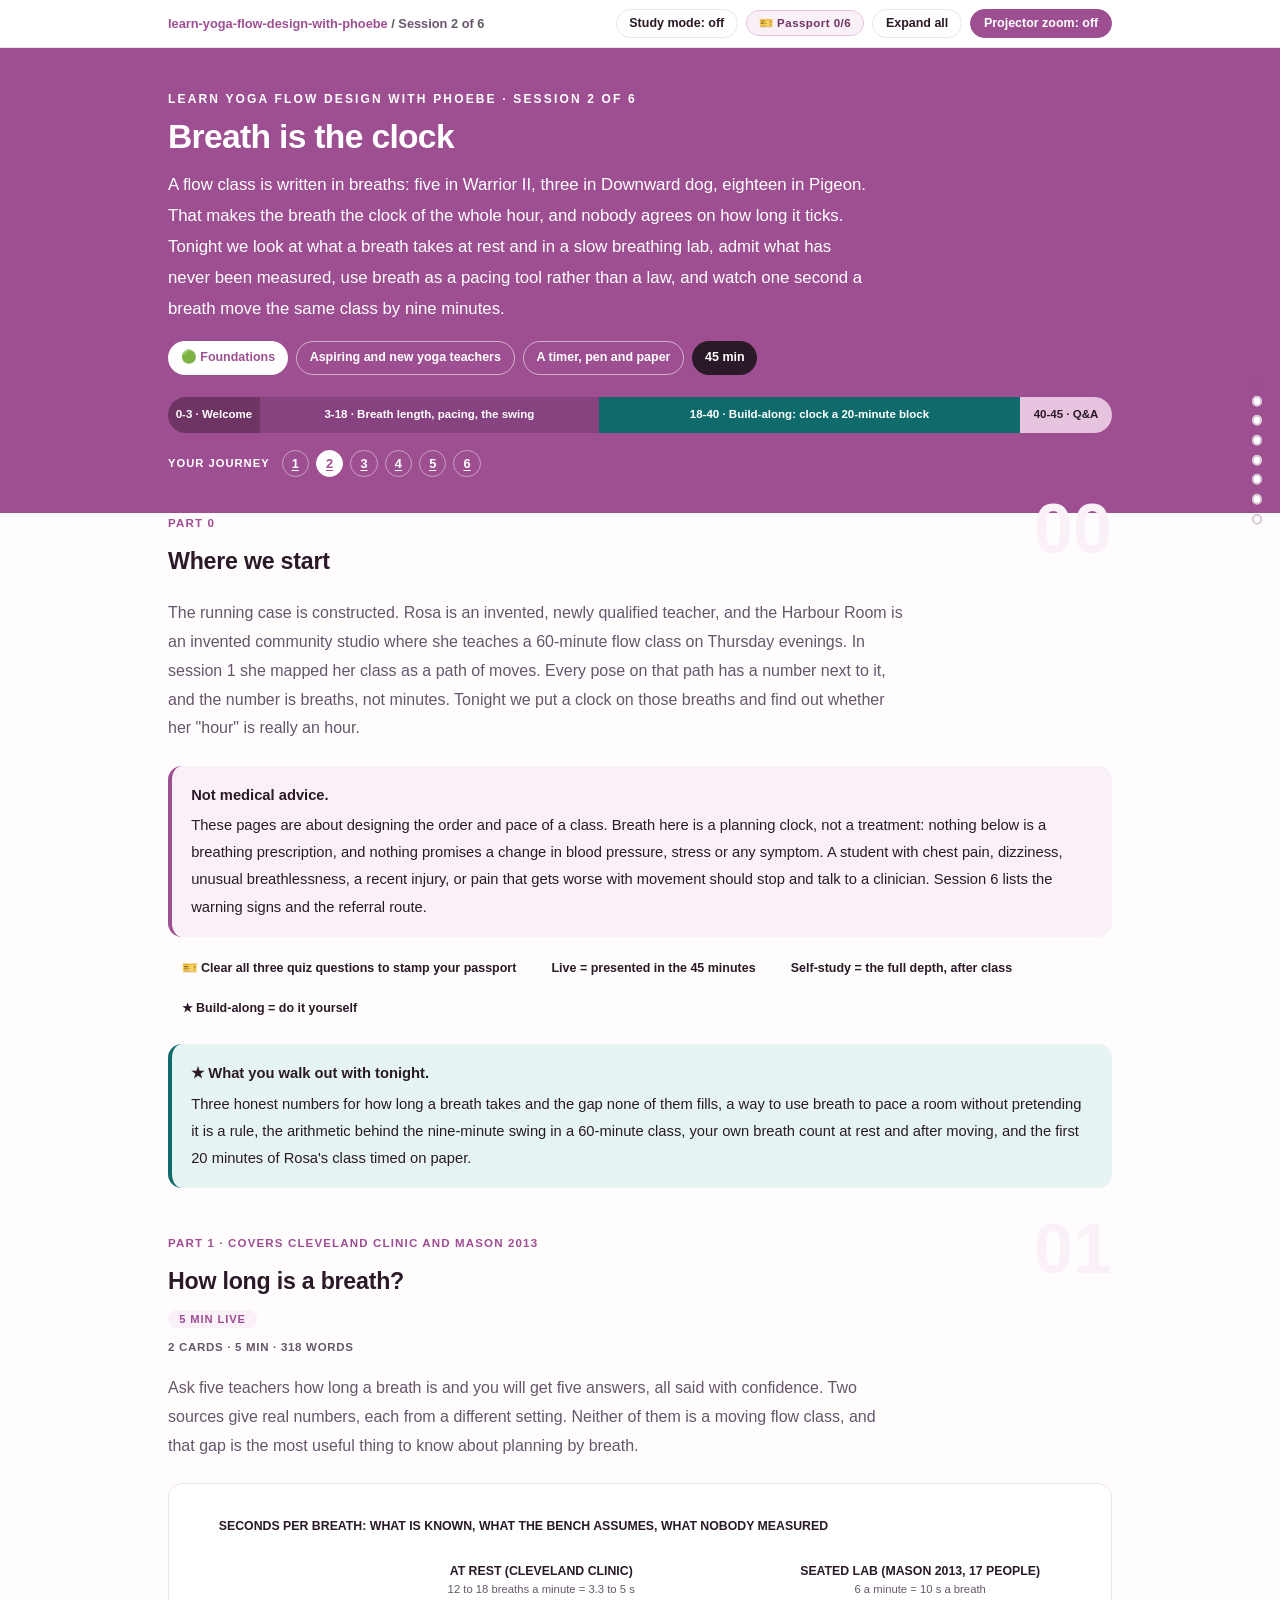
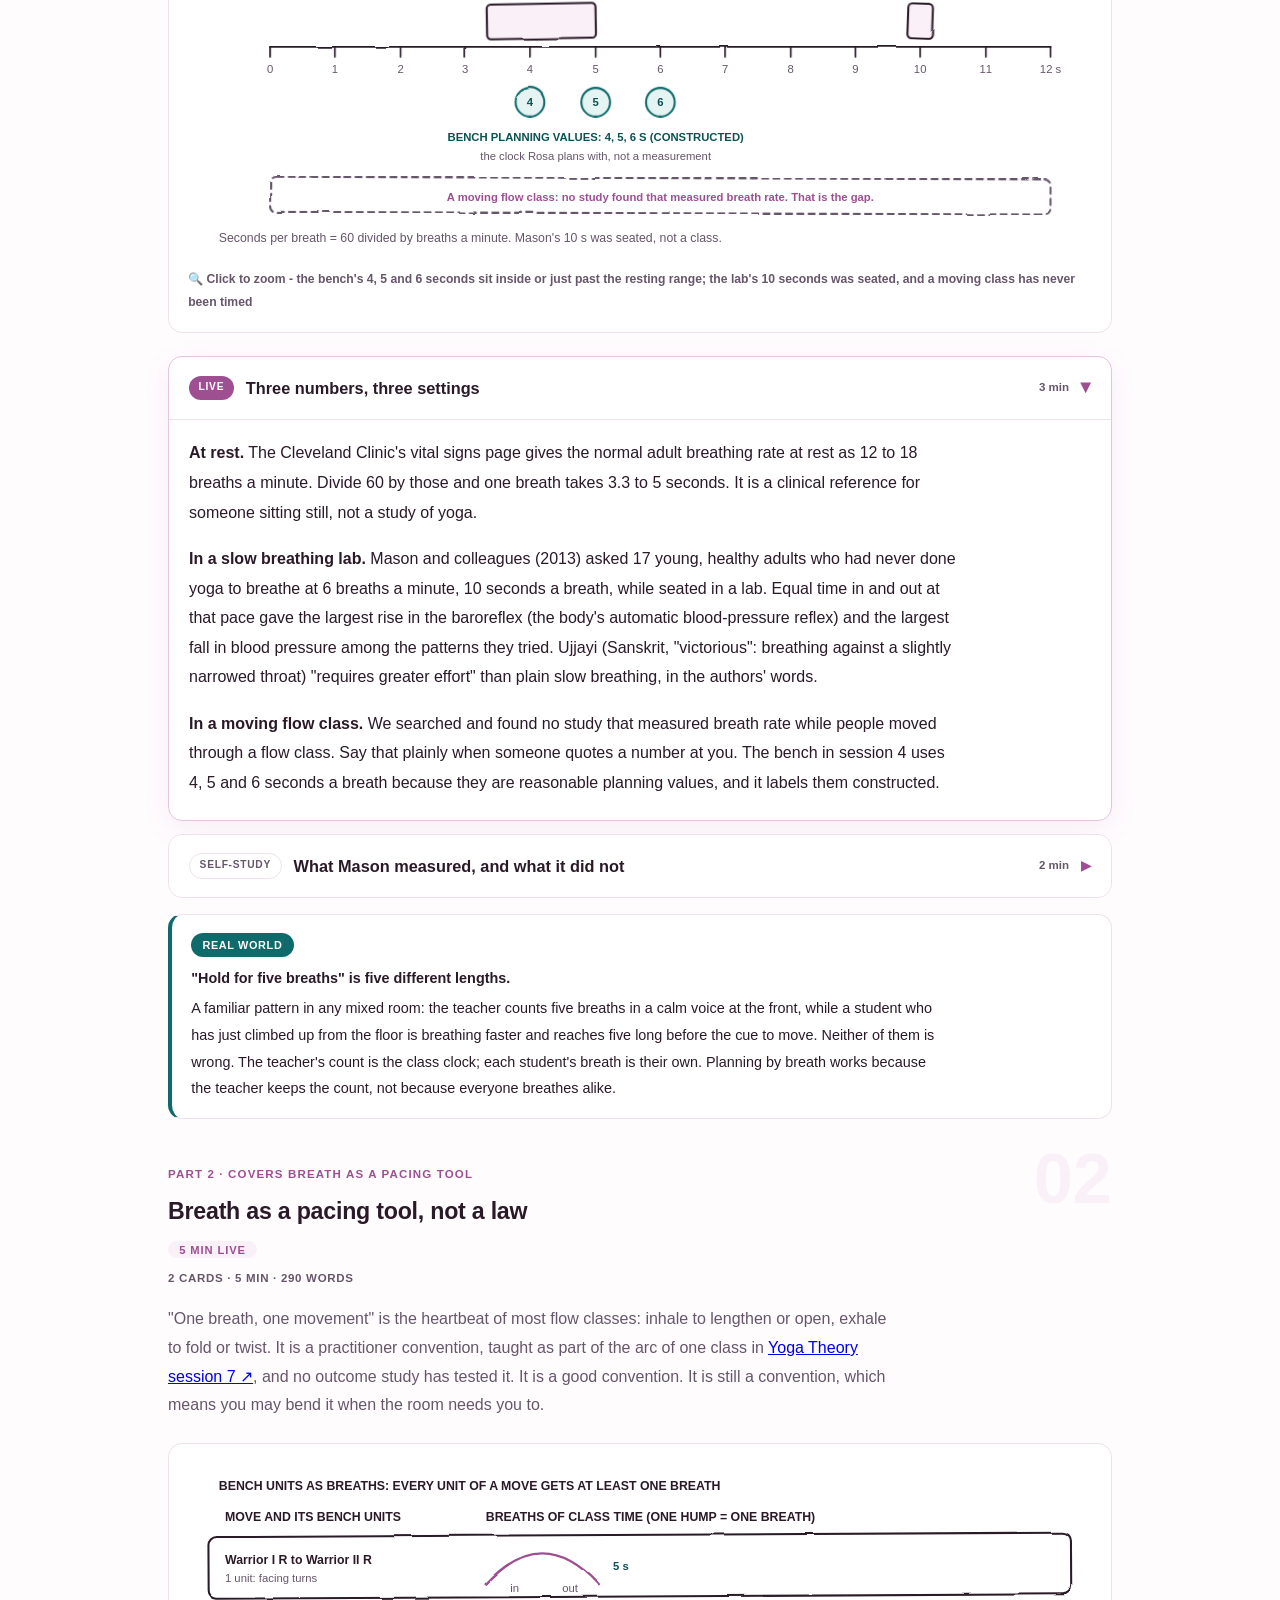
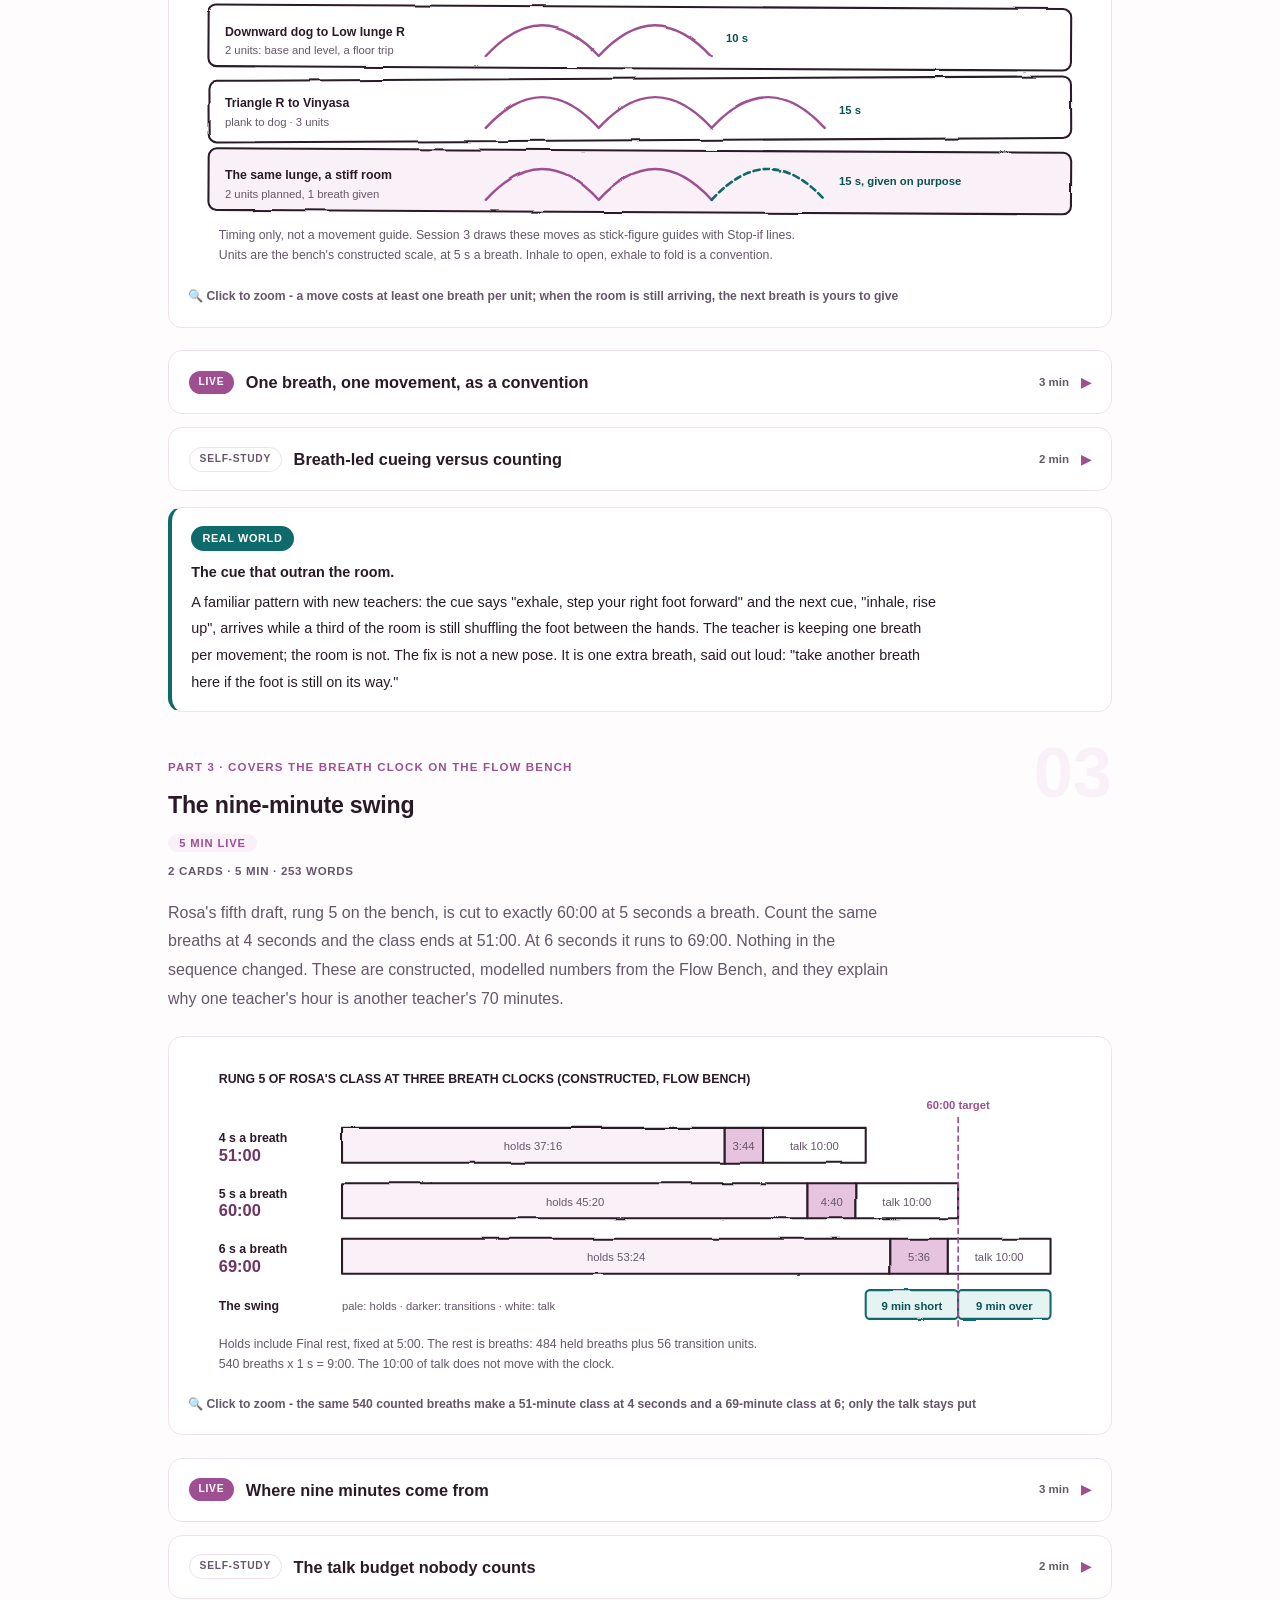
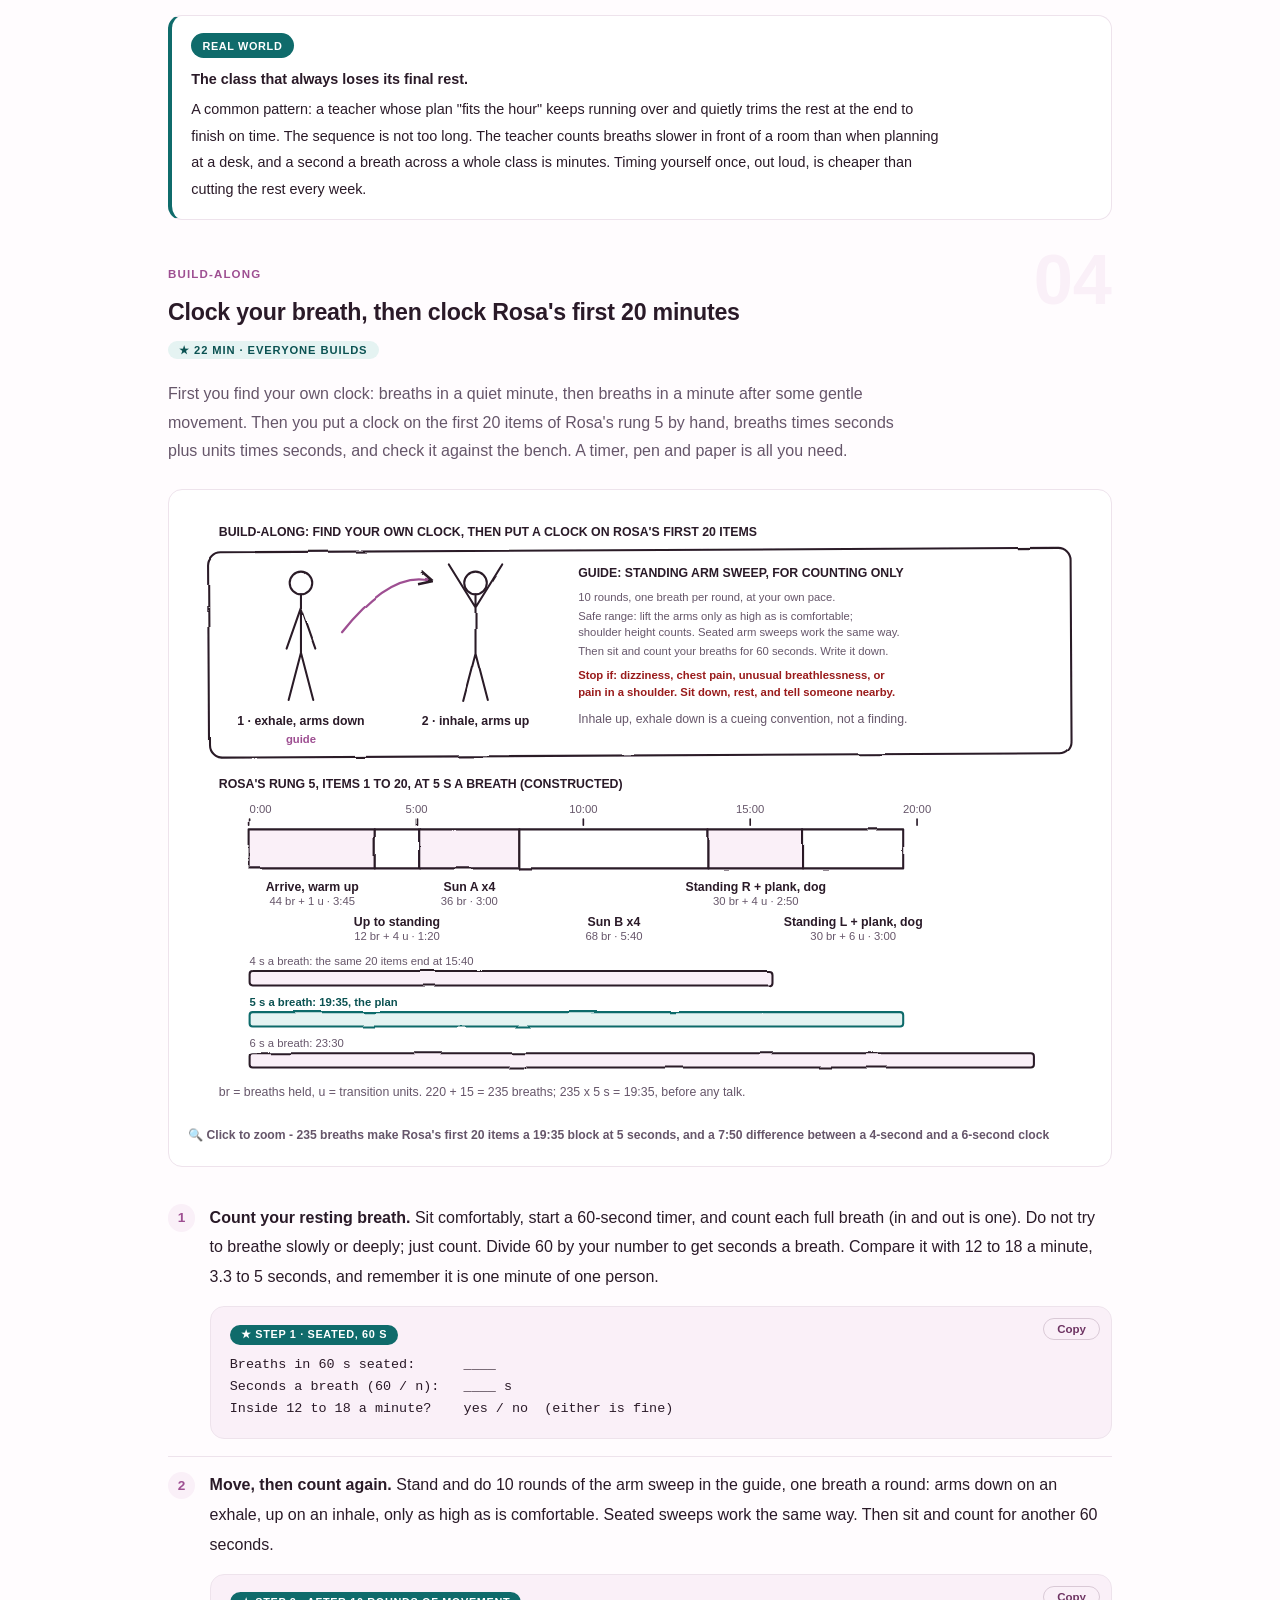
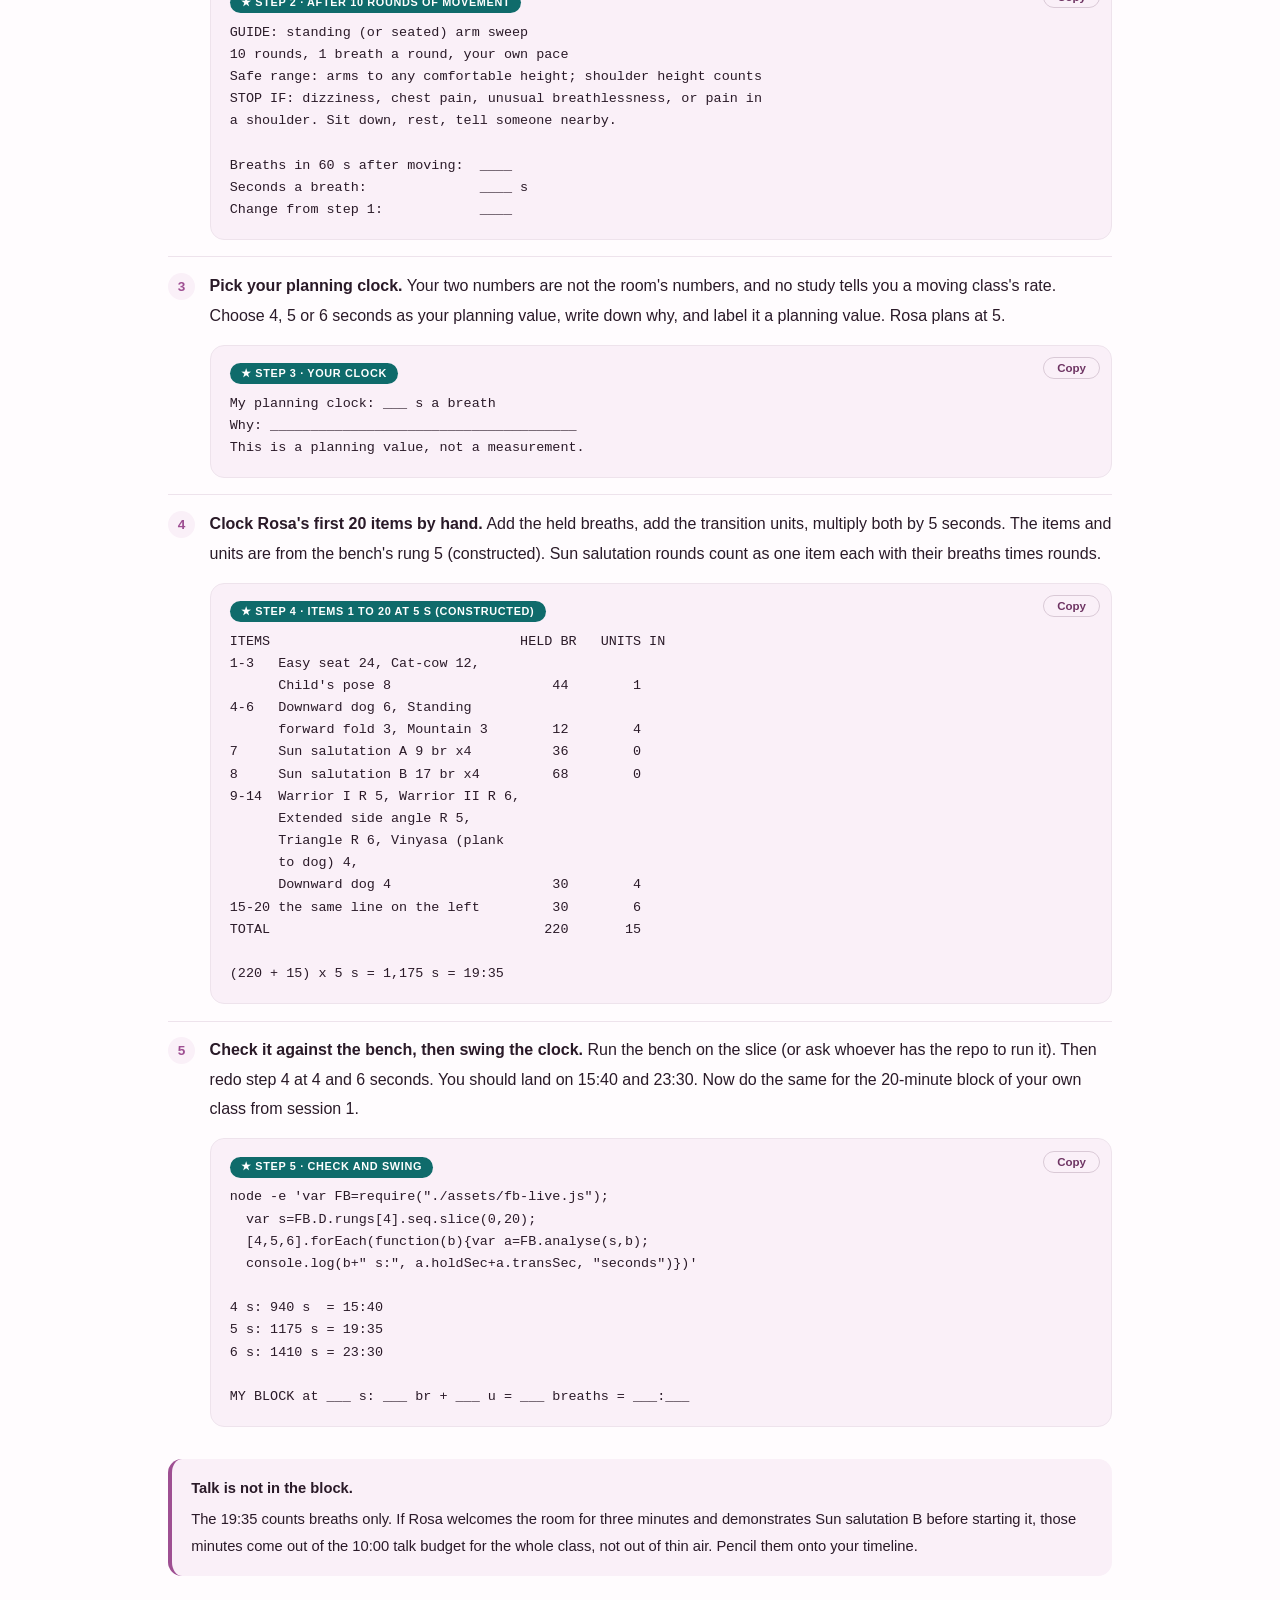
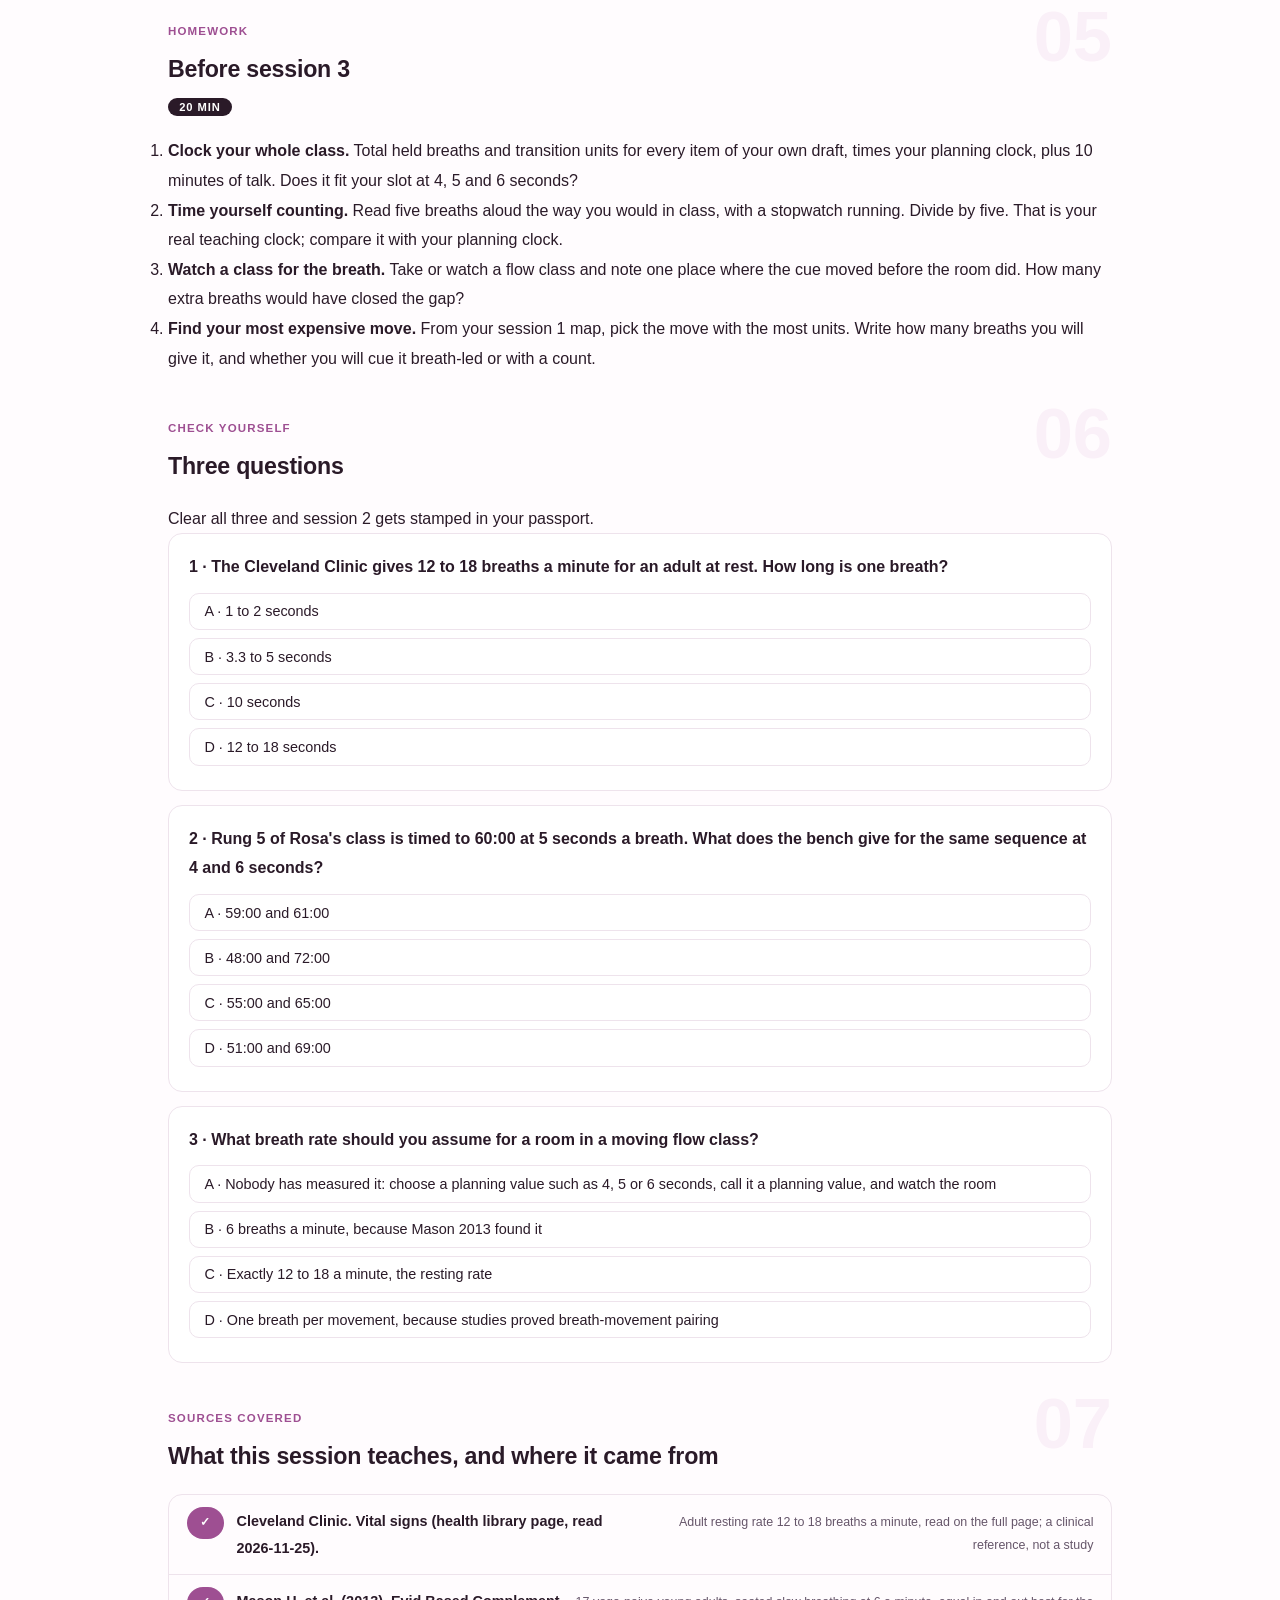
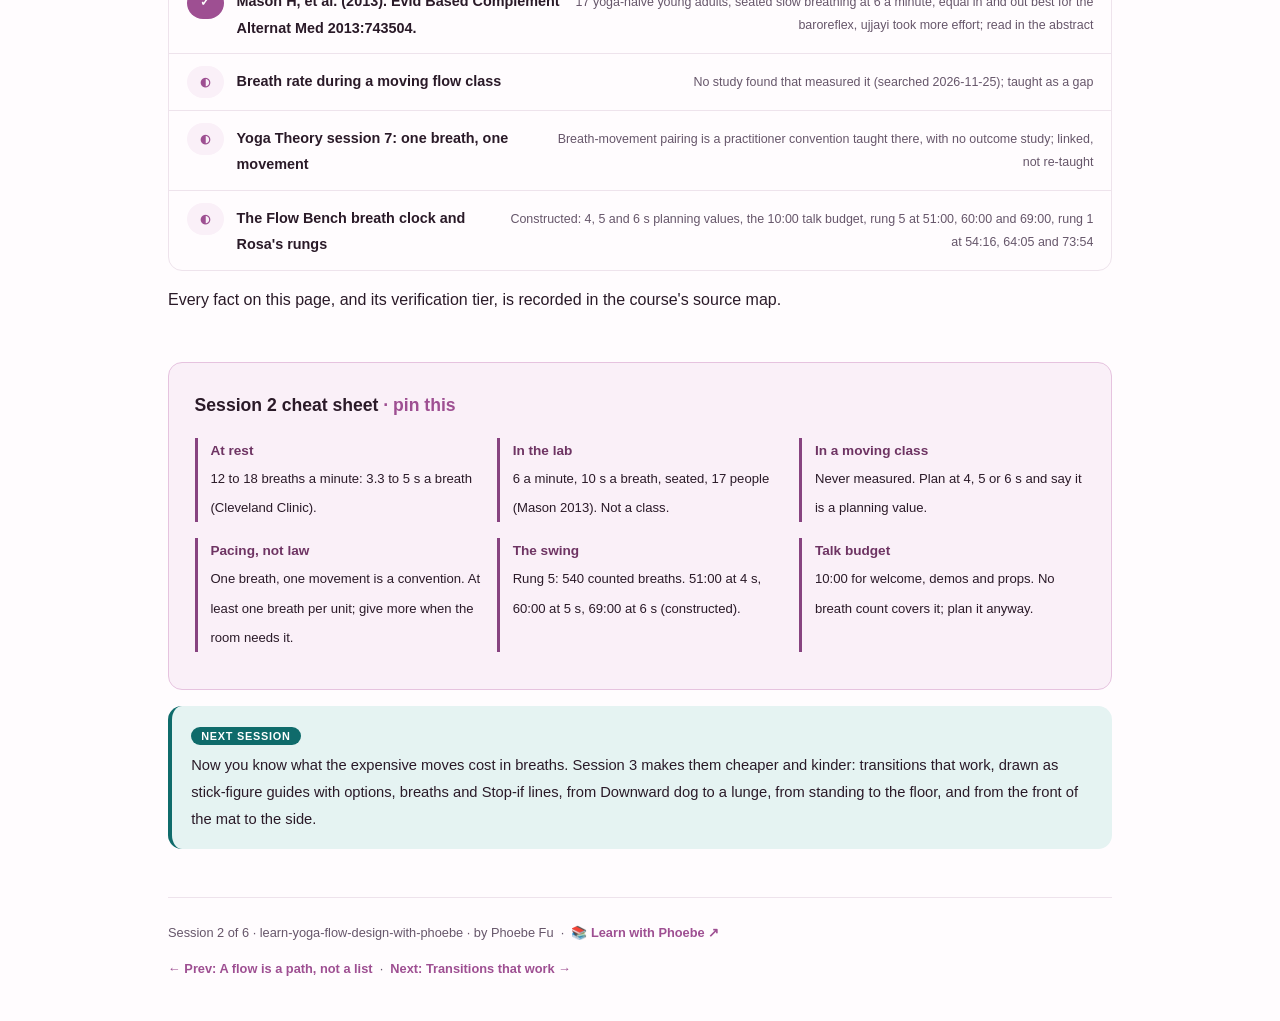
<file: courses/02-breath-is-the-clock.html>
<!DOCTYPE html>
<html lang="en">
<head>
<meta charset="UTF-8">
<meta name="viewport" content="width=device-width, initial-scale=1.0">
<!-- social:start -->
<meta name="description" content="Session 2 of 6. A flow class is planned in breaths, so the breath is its clock. What a breath takes at rest and in a slow breathing lab, why nobody has measured it in a moving class, and how one second a breath swings the same hour by nine minutes.">
<meta property="og:type" content="article">
<meta property="og:site_name" content="Learn with Phoebe">
<meta property="og:title" content="Breath is the clock - learn yoga flow design with phoebe">
<meta property="og:description" content="Session 2 of 6. Seconds per breath at rest and in the lab, breath as a pacing tool, and the nine-minute swing in a 60-minute class.">
<meta property="og:url" content="https://phoebefu6.github.io/learn-yoga-flow-design-with-phoebe/courses/02-breath-is-the-clock.html">
<meta property="og:image" content="https://phoebefu6.github.io/learn-yoga-flow-design-with-phoebe/assets/og-cover.png">
<meta property="og:image:width" content="1200">
<meta property="og:image:height" content="630">
<meta name="twitter:card" content="summary_large_image">
<meta name="twitter:title" content="Breath is the clock - learn yoga flow design with phoebe">
<meta name="twitter:description" content="Session 2 of 6. One second a breath moves a 60-minute flow class by nine minutes.">
<meta name="twitter:image" content="https://phoebefu6.github.io/learn-yoga-flow-design-with-phoebe/assets/og-cover.png">
<!-- social:end -->
<title>Session 2 · Breath is the clock - learn yoga flow design with phoebe</title>
<link rel="stylesheet" href="../assets/style.css?v=1">
</head>
<body>

<div class="toolbar">
  <div class="wrap">
    <span class="crumb"><a href="../index.html">learn-yoga-flow-design-with-phoebe</a> / Session 2 of 6</span>
    <button class="btn" id="toggle-all" type="button">Expand all</button>
    <button class="btn primary" id="zoom-toggle" type="button">Projector zoom: off</button>
  </div>
</div>

<header class="masthead">
  <div class="wrap">
    <div class="eyebrow">Learn Yoga Flow Design with Phoebe · Session 2 of 6</div>
    <h1>Breath is the <span class="accent">clock</span></h1>
    <p class="sub">A flow class is written in breaths: five in Warrior II, three in Downward dog, eighteen in Pigeon. That makes the breath the clock of the whole hour, and nobody agrees on how long it ticks. Tonight we look at what a breath takes at rest and in a slow breathing lab, admit what has never been measured, use breath as a pacing tool rather than a law, and watch one second a breath move the same class by nine minutes.</p>
    <div class="chip-row">
      <span class="chip level">🟢 Foundations</span>
      <span class="chip audience">Aspiring and new yoga teachers</span>
      <span class="chip audience">A timer, pen and paper</span>
      <span class="chip time">45 min</span>
    </div>
    <div class="agenda">
      <span class="a1" style="flex:1">0-3 · Welcome</span>
      <span class="a2" style="flex:4">3-18 · Breath length, pacing, the swing</span>
      <span class="a3" style="flex:5">18-40 · Build-along: clock a 20-minute block</span>
      <span class="a4" style="flex:1">40-45 · Q&amp;A</span>
    </div>
  </div>
</header>

<main class="wrap">

  <section class="section" id="intro">
    <div class="section-kicker">
      <span class="klabel">Part 0</span>
      <h2>Where we start</h2>
    </div>
    <p class="lede">The running case is constructed. Rosa is an invented, newly qualified teacher, and the Harbour Room is an invented community studio where she teaches a 60-minute flow class on Thursday evenings. In session 1 she mapped her class as a path of moves. Every pose on that path has a number next to it, and the number is breaths, not minutes. Tonight we put a clock on those breaths and find out whether her "hour" is really an hour.</p>

    <div class="callout tip">
      <p><strong>Not medical advice.</strong> These pages are about designing the order and pace of a class. Breath here is a planning clock, not a treatment: nothing below is a breathing prescription, and nothing promises a change in blood pressure, stress or any symptom. A student with chest pain, dizziness, unusual breathlessness, a recent injury, or pain that gets worse with movement should stop and talk to a clinician. Session 6 lists the warning signs and the referral route.</p>
    </div>

    <div class="legend">
      <span class="pill">🎫 Clear all three quiz questions to stamp your passport</span>
      <span class="pill">Live = presented in the 45 minutes</span>
      <span class="pill">Self-study = the full depth, after class</span>
      <span class="pill">★ Build-along = do it yourself</span>
    </div>

    <div class="callout win">
      <p><strong>★ What you walk out with tonight.</strong> Three honest numbers for how long a breath takes and the gap none of them fills, a way to use breath to pace a room without pretending it is a rule, the arithmetic behind the nine-minute swing in a 60-minute class, your own breath count at rest and after moving, and the first 20 minutes of Rosa's class timed on paper.</p>
    </div>
  </section>

  <section class="section" id="part-1">
    <div class="section-kicker">
      <span class="klabel">Part 1 · covers Cleveland Clinic and Mason 2013</span>
      <h2>How long is a breath?</h2>
      <span class="tag concept">5 min live</span>
    </div>
    <p class="lede">Ask five teachers how long a breath is and you will get five answers, all said with confidence. Two sources give real numbers, each from a different setting. Neither of them is a moving flow class, and that gap is the most useful thing to know about planning by breath.</p>

    <figure class="zoomable">
      <svg viewBox="0 0 880 346" xmlns="http://www.w3.org/2000/svg" role="img" aria-label="A ruler of seconds per breath from 0 to 12. Adults at rest, 12 to 18 breaths a minute, sit at 3.3 to 5 seconds a breath (Cleveland Clinic). The Flow Bench plans with 4, 5 and 6 seconds a breath, constructed values. Slow breathing in a seated lab, 6 breaths a minute, is 10 seconds a breath (Mason 2013, 17 people). Breath rate in a moving flow class: no study found that measured it.">
        <defs>
          <filter id="f2aSk" x="-3%" y="-3%" width="106%" height="106%"><feTurbulence type="fractalNoise" baseFrequency="0.02" numOctaves="2" seed="17" result="n"/><feDisplacementMap in="SourceGraphic" in2="n" scale="2.4" xChannelSelector="R" yChannelSelector="G"/></filter>
        </defs>
        <style>
          .f2aH { font: 800 12px Inter, sans-serif; fill: #2A1A28; }
          .f2aL { font: 600 12px Inter, sans-serif; fill: #2A1A28; }
          .f2aS { font: 400 11px Inter, sans-serif; fill: #66566A; }
          .f2aB { font: 800 11px Inter, sans-serif; fill: #0B5252; }
          .f2aA { font: 700 11px Inter, sans-serif; fill: #9E4F92; }
          .f2aN { font: 400 12px Inter, sans-serif; fill: #66566A; }
        </style>

        <text class="f2aH" x="30" y="26">SECONDS PER BREATH: WHAT IS KNOWN, WHAT THE BENCH ASSUMES, WHAT NOBODY MEASURED</text>

        <g filter="url(#f2aSk)" fill="none" stroke="#2A1A28" stroke-width="2" stroke-linecap="round" stroke-linejoin="round">
          <rect x="291" y="98" width="106" height="34" rx="4" transform="rotate(-1 344 115)" fill="#FAF0F8"/>
          <rect x="701" y="98" width="24" height="34" rx="4" transform="rotate(2 713 115)" fill="#FAF0F8"/>
          <path d="M80 140 H840"/>
          <path d="M80 140 v10 M143 140 v10 M207 140 v10 M270 140 v10 M333 140 v10 M397 140 v10 M460 140 v10 M523 140 v10 M587 140 v10 M650 140 v10 M713 140 v10 M777 140 v10 M840 140 v10" stroke-width="1.6"/>
          <circle cx="333" cy="194" r="14" fill="#E5F3F2" stroke="#0F6B6B"/>
          <circle cx="397" cy="194" r="14" fill="#E5F3F2" stroke="#0F6B6B"/>
          <circle cx="460" cy="194" r="14" fill="#E5F3F2" stroke="#0F6B6B"/>
          <rect x="80" y="268" width="760" height="34" rx="6" transform="rotate(0.2 460 285)" fill="#FFFFFF" stroke="#66566A" stroke-dasharray="6 5"/>
        </g>

        <text class="f2aL" x="344" y="70" text-anchor="middle">AT REST (CLEVELAND CLINIC)</text>
        <text class="f2aS" x="344" y="88" text-anchor="middle">12 to 18 breaths a minute = 3.3 to 5 s</text>
        <text class="f2aL" x="713" y="70" text-anchor="middle">SEATED LAB (MASON 2013, 17 PEOPLE)</text>
        <text class="f2aS" x="713" y="88" text-anchor="middle">6 a minute = 10 s a breath</text>

        <text class="f2aS" x="80" y="166" text-anchor="middle">0</text>
        <text class="f2aS" x="143" y="166" text-anchor="middle">1</text>
        <text class="f2aS" x="207" y="166" text-anchor="middle">2</text>
        <text class="f2aS" x="270" y="166" text-anchor="middle">3</text>
        <text class="f2aS" x="333" y="166" text-anchor="middle">4</text>
        <text class="f2aS" x="397" y="166" text-anchor="middle">5</text>
        <text class="f2aS" x="460" y="166" text-anchor="middle">6</text>
        <text class="f2aS" x="523" y="166" text-anchor="middle">7</text>
        <text class="f2aS" x="587" y="166" text-anchor="middle">8</text>
        <text class="f2aS" x="650" y="166" text-anchor="middle">9</text>
        <text class="f2aS" x="713" y="166" text-anchor="middle">10</text>
        <text class="f2aS" x="777" y="166" text-anchor="middle">11</text>
        <text class="f2aS" x="840" y="166" text-anchor="middle">12 s</text>

        <text class="f2aB" x="333" y="198" text-anchor="middle">4</text>
        <text class="f2aB" x="397" y="198" text-anchor="middle">5</text>
        <text class="f2aB" x="460" y="198" text-anchor="middle">6</text>
        <text class="f2aB" x="397" y="232" text-anchor="middle">BENCH PLANNING VALUES: 4, 5, 6 S (CONSTRUCTED)</text>
        <text class="f2aS" x="397" y="250" text-anchor="middle">the clock Rosa plans with, not a measurement</text>

        <text class="f2aA" x="460" y="290" text-anchor="middle">A moving flow class: no study found that measured breath rate. That is the gap.</text>

        <text class="f2aN" x="30" y="330">Seconds per breath = 60 divided by breaths a minute. Mason's 10 s was seated, not a class.</text>
      </svg>
      <figcaption>🔍 Click to zoom - the bench's 4, 5 and 6 seconds sit inside or just past the resting range; the lab's 10 seconds was seated, and a moving class has never been timed</figcaption>
    </figure>

    <details class="card" open>
      <summary><span class="mode live">Live</span>Three numbers, three settings<span class="mini">3 min</span><span class="caret">▶</span></summary>
      <div class="body">
        <p><strong>At rest.</strong> The Cleveland Clinic's vital signs page gives the normal adult breathing rate at rest as 12 to 18 breaths a minute. Divide 60 by those and one breath takes 3.3 to 5 seconds. It is a clinical reference for someone sitting still, not a study of yoga.</p>
        <p><strong>In a slow breathing lab.</strong> Mason and colleagues (2013) asked 17 young, healthy adults who had never done yoga to breathe at 6 breaths a minute, 10 seconds a breath, while seated in a lab. Equal time in and out at that pace gave the largest rise in the baroreflex (the body's automatic blood-pressure reflex) and the largest fall in blood pressure among the patterns they tried. Ujjayi (Sanskrit, "victorious": breathing against a slightly narrowed throat) "requires greater effort" than plain slow breathing, in the authors' words.</p>
        <p><strong>In a moving flow class.</strong> We searched and found no study that measured breath rate while people moved through a flow class. Say that plainly when someone quotes a number at you. The bench in session 4 uses 4, 5 and 6 seconds a breath because they are reasonable planning values, and it labels them constructed.</p>
      </div>
    </details>

    <details class="card">
      <summary><span class="mode self">Self-study</span>What Mason measured, and what it did not<span class="mini">2 min</span><span class="caret">▶</span></summary>
      <div class="body">
        <p>Mason's study is small (17 people), seated, and about breathing as the whole activity. Nobody was stepping a foot forward or holding Warrior II. It tells you that 10 seconds a breath is a pace people can be guided into while sitting, and that ujjayi (Sanskrit, "victorious") adds effort. It does not tell you how fast a room breathes in a standing sequence, and it is not a reason to cue 10-second breaths through a flow.</p>
        <p>It also does not make slow breathing a treatment you can hand out in class. Breath used on purpose for stress belongs to <a href="https://phoebefu6.github.io/learn-stress-control-with-phoebe/">Stress Control ↗</a>, and breath practices as their own subject, pranayama (Sanskrit, breath regulation), belong to <a href="https://phoebefu6.github.io/learn-yoga-theory-with-phoebe/courses/09-pranayama-meditation.html">Yoga Theory session 9 ↗</a>. Here breath is only a clock.</p>
      </div>
    </details>

    <div class="callout example">
      <span class="ex-pill">Real world</span>
      <p><strong>"Hold for five breaths" is five different lengths.</strong> A familiar pattern in any mixed room: the teacher counts five breaths in a calm voice at the front, while a student who has just climbed up from the floor is breathing faster and reaches five long before the cue to move. Neither of them is wrong. The teacher's count is the class clock; each student's breath is their own. Planning by breath works because the teacher keeps the count, not because everyone breathes alike.</p>
    </div>
  </section>

  <section class="section" id="part-2">
    <div class="section-kicker">
      <span class="klabel">Part 2 · covers breath as a pacing tool</span>
      <h2>Breath as a pacing tool, not a law</h2>
      <span class="tag concept">5 min live</span>
    </div>
    <p class="lede">"One breath, one movement" is the heartbeat of most flow classes: inhale to lengthen or open, exhale to fold or twist. It is a practitioner convention, taught as part of the arc of one class in <a href="https://phoebefu6.github.io/learn-yoga-theory-with-phoebe/courses/07-course-flow.html">Yoga Theory session 7 ↗</a>, and no outcome study has tested it. It is a good convention. It is still a convention, which means you may bend it when the room needs you to.</p>

    <figure class="zoomable">
      <svg viewBox="0 0 880 402" xmlns="http://www.w3.org/2000/svg" role="img" aria-label="Moves drawn as breaths, one hump per breath. Warrior I right to Warrior II right is 1 bench unit, 1 breath, 5 seconds at 5 seconds a breath. Downward dog to Low lunge right is 2 units, a floor trip, 2 breaths, 10 seconds. Triangle right to Vinyasa (plank to dog) is 3 units, 3 breaths, 15 seconds. The same lunge in a stiff room: 2 units planned plus 1 breath given, 15 seconds.">
        <defs>
          <filter id="f2bSk" x="-3%" y="-3%" width="106%" height="106%"><feTurbulence type="fractalNoise" baseFrequency="0.02" numOctaves="2" seed="23" result="n"/><feDisplacementMap in="SourceGraphic" in2="n" scale="2.4" xChannelSelector="R" yChannelSelector="G"/></filter>
        </defs>
        <style>
          .f2bH { font: 800 12px Inter, sans-serif; fill: #2A1A28; }
          .f2bL { font: 600 12px Inter, sans-serif; fill: #2A1A28; }
          .f2bS { font: 400 11px Inter, sans-serif; fill: #66566A; }
          .f2bB { font: 800 11px Inter, sans-serif; fill: #0B5252; }
          .f2bA { font: 700 11px Inter, sans-serif; fill: #9E4F92; }
          .f2bN { font: 400 12px Inter, sans-serif; fill: #66566A; }
        </style>

        <text class="f2bH" x="30" y="26">BENCH UNITS AS BREATHS: EVERY UNIT OF A MOVE GETS AT LEAST ONE BREATH</text>
        <text class="f2bL" x="36" y="56">MOVE AND ITS BENCH UNITS</text>
        <text class="f2bL" x="290" y="56">BREATHS OF CLASS TIME (ONE HUMP = ONE BREATH)</text>

        <g filter="url(#f2bSk)" fill="none" stroke="#2A1A28" stroke-width="2" stroke-linecap="round" stroke-linejoin="round">
          <rect x="20" y="70" width="840" height="60" rx="8" transform="rotate(-0.3 440 100)" fill="#FFFFFF"/>
          <rect x="20" y="140" width="840" height="60" rx="8" transform="rotate(0.3 440 170)" fill="#FFFFFF"/>
          <rect x="20" y="210" width="840" height="60" rx="8" transform="rotate(-0.3 440 240)" fill="#FFFFFF"/>
          <rect x="20" y="280" width="840" height="60" rx="8" transform="rotate(0.3 440 310)" fill="#FAF0F8"/>

          <path d="M290 118 Q345 58 400 118" stroke="#9E4F92" stroke-width="2.4"/>

          <path d="M290 188 Q345 128 400 188 Q455 128 510 188" stroke="#9E4F92" stroke-width="2.4"/>

          <path d="M290 258 Q345 198 400 258 Q455 198 510 258 Q565 198 620 258" stroke="#9E4F92" stroke-width="2.4"/>

          <path d="M290 328 Q345 268 400 328 Q455 268 510 328" stroke="#9E4F92" stroke-width="2.4"/>
          <path d="M510 328 Q565 268 620 328" stroke="#0F6B6B" stroke-width="2.6" stroke-dasharray="6 4"/>
        </g>

        <text class="f2bL" x="36" y="98">Warrior I R to Warrior II R</text>
        <text class="f2bS" x="36" y="116">1 unit: facing turns</text>
        <text class="f2bS" x="318" y="126" text-anchor="middle">in</text>
        <text class="f2bS" x="372" y="126" text-anchor="middle">out</text>
        <text class="f2bB" x="414" y="104">5 s</text>

        <text class="f2bL" x="36" y="168">Downward dog to Low lunge R</text>
        <text class="f2bS" x="36" y="186">2 units: base and level, a floor trip</text>
        <text class="f2bB" x="524" y="174">10 s</text>

        <text class="f2bL" x="36" y="238">Triangle R to Vinyasa</text>
        <text class="f2bS" x="36" y="256">plank to dog · 3 units</text>
        <text class="f2bB" x="634" y="244">15 s</text>

        <text class="f2bL" x="36" y="308">The same lunge, a stiff room</text>
        <text class="f2bS" x="36" y="326">2 units planned, 1 breath given</text>
        <text class="f2bB" x="634" y="314">15 s, given on purpose</text>

        <text class="f2bN" x="30" y="366">Timing only, not a movement guide. Session 3 draws these moves as stick-figure guides with Stop-if lines.</text>
        <text class="f2bN" x="30" y="386">Units are the bench's constructed scale, at 5 s a breath. Inhale to open, exhale to fold is a convention.</text>
      </svg>
      <figcaption>🔍 Click to zoom - a move costs at least one breath per unit; when the room is still arriving, the next breath is yours to give</figcaption>
    </figure>

    <details class="card">
      <summary><span class="mode live">Live</span>One breath, one movement, as a convention<span class="mini">3 min</span><span class="caret">▶</span></summary>
      <div class="body">
        <p>The convention gives a room a shared rhythm. Lengthening and opening ride the inhale, folding and twisting ride the exhale, and the teacher's voice lands on the turn of the breath. When it works, nobody has to look up to know when to move. That is a real teaching benefit, and you can say so without claiming any study proved it.</p>
        <p>The bench uses the same idea as arithmetic: each unit of a move costs one breath of class time. Warrior I to Warrior II only turns the hips, 1 unit, one breath. Downward dog to a low lunge changes base and level, 2 units, two breaths, and it is a floor trip. Triangle to Vinyasa (plank to dog) changes base, level and facing, 3 units, three breaths. The count is a floor, not a ceiling: when half the room is still bringing a foot forward, giving another breath costs 5 seconds and saves the room.</p>
      </div>
    </details>

    <details class="card">
      <summary><span class="mode self">Self-study</span>Breath-led cueing versus counting<span class="mini">2 min</span><span class="caret">▶</span></summary>
      <div class="body">
        <p><strong>Breath-led.</strong> "Inhale, reach up. Exhale, fold." The cue follows the breath you hear in the room, so the pace stretches when the room slows. It keeps students inside the convention and is kind to a mixed room, but it makes your timing elastic: the same sequence runs long on a tired night.</p>
        <p><strong>Counting.</strong> "Stay here for five breaths." The teacher keeps the clock, so the timing is predictable, and students who breathe faster simply take more breaths of their own. The risk is a teacher counting at their own calm pace while the room is working harder.</p>
        <p>Most teachers mix the two: breath-led through linked moves, a count in held poses. How to word the cues themselves is <a href="https://phoebefu6.github.io/learn-yoga-theory-with-phoebe/courses/08-cueing-analogy.html">Yoga Theory session 8 ↗</a>. Here the point is only that your choice changes your clock.</p>
      </div>
    </details>

    <div class="callout example">
      <span class="ex-pill">Real world</span>
      <p><strong>The cue that outran the room.</strong> A familiar pattern with new teachers: the cue says "exhale, step your right foot forward" and the next cue, "inhale, rise up", arrives while a third of the room is still shuffling the foot between the hands. The teacher is keeping one breath per movement; the room is not. The fix is not a new pose. It is one extra breath, said out loud: "take another breath here if the foot is still on its way."</p>
    </div>
  </section>

  <section class="section" id="part-3">
    <div class="section-kicker">
      <span class="klabel">Part 3 · covers the breath clock on the Flow Bench</span>
      <h2>The nine-minute swing</h2>
      <span class="tag concept">5 min live</span>
    </div>
    <p class="lede">Rosa's fifth draft, rung 5 on the bench, is cut to exactly 60:00 at 5 seconds a breath. Count the same breaths at 4 seconds and the class ends at 51:00. At 6 seconds it runs to 69:00. Nothing in the sequence changed. These are constructed, modelled numbers from the Flow Bench, and they explain why one teacher's hour is another teacher's 70 minutes.</p>

    <figure class="zoomable">
      <svg viewBox="0 0 880 318" xmlns="http://www.w3.org/2000/svg" role="img" aria-label="Rung 5 of Rosa's class at three breath clocks, constructed. At 4 seconds a breath: holds 37:16, transitions 3:44, talk 10:00, total 51:00. At 5 seconds: holds 45:20, transitions 4:40, talk 10:00, total 60:00. At 6 seconds: holds 53:24, transitions 5:36, talk 10:00, total 69:00. Nine minutes short at 4 seconds, nine minutes over at 6.">
        <defs>
          <filter id="f2cSk" x="-3%" y="-3%" width="106%" height="106%"><feTurbulence type="fractalNoise" baseFrequency="0.02" numOctaves="2" seed="37" result="n"/><feDisplacementMap in="SourceGraphic" in2="n" scale="2.4" xChannelSelector="R" yChannelSelector="G"/></filter>
        </defs>
        <style>
          .f2cH { font: 800 12px Inter, sans-serif; fill: #2A1A28; }
          .f2cL { font: 600 12px Inter, sans-serif; fill: #2A1A28; }
          .f2cS { font: 400 11px Inter, sans-serif; fill: #66566A; }
          .f2cB { font: 800 11px Inter, sans-serif; fill: #0B5252; }
          .f2cA { font: 700 11px Inter, sans-serif; fill: #9E4F92; }
          .f2cV { font: 800 16px Inter, sans-serif; fill: #6E3463; }
          .f2cN { font: 400 12px Inter, sans-serif; fill: #66566A; }
        </style>

        <text class="f2cH" x="30" y="26">RUNG 5 OF ROSA'S CLASS AT THREE BREATH CLOCKS (CONSTRUCTED, FLOW BENCH)</text>
        <text class="f2cA" x="750" y="52" text-anchor="middle">60:00 target</text>

        <g filter="url(#f2cSk)" fill="none" stroke="#2A1A28" stroke-width="2" stroke-linecap="round" stroke-linejoin="round">
          <rect x="150" y="70" width="372.7" height="34" fill="#FAF0F8"/>
          <rect x="522.7" y="70" width="37.3" height="34" fill="#E6C3DF"/>
          <rect x="560" y="70" width="100" height="34" fill="#FFFFFF"/>

          <rect x="150" y="124" width="453.3" height="34" fill="#FAF0F8"/>
          <rect x="603.3" y="124" width="46.7" height="34" fill="#E6C3DF"/>
          <rect x="650" y="124" width="100" height="34" fill="#FFFFFF"/>

          <rect x="150" y="178" width="534" height="34" fill="#FAF0F8"/>
          <rect x="684" y="178" width="56" height="34" fill="#E6C3DF"/>
          <rect x="740" y="178" width="100" height="34" fill="#FFFFFF"/>

          <rect x="660" y="228" width="90" height="28" rx="4" fill="#E5F3F2" stroke="#0F6B6B"/>
          <rect x="750" y="228" width="90" height="28" rx="4" fill="#E5F3F2" stroke="#0F6B6B"/>

          <path d="M750 60 V262" stroke="#9E4F92" stroke-width="1.6" stroke-dasharray="5 4"/>
        </g>

        <text class="f2cL" x="30" y="84">4 s a breath</text>
        <text class="f2cV" x="30" y="102">51:00</text>
        <text class="f2cL" x="30" y="138">5 s a breath</text>
        <text class="f2cV" x="30" y="156">60:00</text>
        <text class="f2cL" x="30" y="192">6 s a breath</text>
        <text class="f2cV" x="30" y="210">69:00</text>

        <text class="f2cS" x="336" y="92" text-anchor="middle">holds 37:16</text>
        <text class="f2cS" x="541" y="92" text-anchor="middle">3:44</text>
        <text class="f2cS" x="610" y="92" text-anchor="middle">talk 10:00</text>

        <text class="f2cS" x="377" y="146" text-anchor="middle">holds 45:20</text>
        <text class="f2cS" x="627" y="146" text-anchor="middle">4:40</text>
        <text class="f2cS" x="700" y="146" text-anchor="middle">talk 10:00</text>

        <text class="f2cS" x="417" y="200" text-anchor="middle">holds 53:24</text>
        <text class="f2cS" x="712" y="200" text-anchor="middle">5:36</text>
        <text class="f2cS" x="790" y="200" text-anchor="middle">talk 10:00</text>

        <text class="f2cL" x="30" y="247">The swing</text>
        <text class="f2cS" x="150" y="247">pale: holds · darker: transitions · white: talk</text>
        <text class="f2cB" x="705" y="247" text-anchor="middle">9 min short</text>
        <text class="f2cB" x="795" y="247" text-anchor="middle">9 min over</text>

        <text class="f2cN" x="30" y="284">Holds include Final rest, fixed at 5:00. The rest is breaths: 484 held breaths plus 56 transition units.</text>
        <text class="f2cN" x="30" y="304">540 breaths x 1 s = 9:00. The 10:00 of talk does not move with the clock.</text>
      </svg>
      <figcaption>🔍 Click to zoom - the same 540 counted breaths make a 51-minute class at 4 seconds and a 69-minute class at 6; only the talk stays put</figcaption>
    </figure>

    <details class="card">
      <summary><span class="mode live">Live</span>Where nine minutes come from<span class="mini">3 min</span><span class="caret">▶</span></summary>
      <div class="body">
        <p>The bench builds class time from three parts: holds (breaths in each pose times seconds a breath, with Final rest fixed at 5 minutes by the clock), transitions (each unit costs one breath), and a talk budget. In rung 5 that is 484 held breaths and 56 transition units, 540 breaths in all. Add one second to every breath and you add 540 seconds: nine minutes. Take one away and you lose nine.</p>
        <p>At 5 seconds a breath rung 5 is holds 45:20 plus transitions 4:40 plus talk 10:00, exactly 60:00. At 4 seconds it is 37:16 plus 3:44 plus 10:00, 51:00. At 6 seconds, 53:24 plus 5:36 plus 10:00, 69:00. Rosa's first draft swings the same way, and further, because it has more breaths in it: 54:16, 64:05 and 73:54.</p>
      </div>
    </details>

    <details class="card">
      <summary><span class="mode self">Self-study</span>The talk budget nobody counts<span class="mini">2 min</span><span class="caret">▶</span></summary>
      <div class="body">
        <p>No breath count covers the welcome, the first time you demonstrate a pose, handing out blocks, or the minute you spend helping someone find a strap. The bench sets aside a fixed 10:00 for all of it, a constructed planning figure. Leave it out and a plan that "adds up to 60" runs over before anyone has moved.</p>
        <p>Talk does not scale with breath, which is why the swing is nine minutes and not more. It also means talk is the first place a rushed class gets squeezed, and a hurried welcome is where new students miss what they most needed to hear. Plan the talk as deliberately as the poses. What to cut when you do run long is session 6.</p>
      </div>
    </details>

    <div class="callout example">
      <span class="ex-pill">Real world</span>
      <p><strong>The class that always loses its final rest.</strong> A common pattern: a teacher whose plan "fits the hour" keeps running over and quietly trims the rest at the end to finish on time. The sequence is not too long. The teacher counts breaths slower in front of a room than when planning at a desk, and a second a breath across a whole class is minutes. Timing yourself once, out loud, is cheaper than cutting the rest every week.</p>
    </div>
  </section>

  <section class="section" id="demo-1">
    <div class="section-kicker">
      <span class="klabel">Build-along</span>
      <h2>Clock your breath, then clock Rosa's first 20 minutes</h2>
      <span class="tag demo">★ 22 min · everyone builds</span>
    </div>
    <p class="lede">First you find your own clock: breaths in a quiet minute, then breaths in a minute after some gentle movement. Then you put a clock on the first 20 items of Rosa's rung 5 by hand, breaths times seconds plus units times seconds, and check it against the bench. A timer, pen and paper is all you need.</p>

    <figure class="zoomable">
      <svg viewBox="0 0 880 590" xmlns="http://www.w3.org/2000/svg" role="img" aria-label="Top: a stick-figure guide for a standing arm sweep, exhale arms down, inhale arms up, 10 rounds of one breath each, arms only as high as comfortable, seated sweeps work too, with a Stop-if line. Bottom: items 1 to 20 of Rosa's rung 5 at 5 seconds a breath, constructed. Arrive and warm up 3:45, up to standing 1:20, Sun salutation A four rounds 3:00, Sun salutation B four rounds 5:40, standing line right with plank to dog 2:50, standing line left with plank to dog 3:00, ending at 19:35. The same 20 items end at 15:40 at 4 seconds a breath and 23:30 at 6 seconds.">
        <defs>
          <filter id="f2dSk" x="-3%" y="-3%" width="106%" height="106%"><feTurbulence type="fractalNoise" baseFrequency="0.02" numOctaves="2" seed="53" result="n"/><feDisplacementMap in="SourceGraphic" in2="n" scale="2.4" xChannelSelector="R" yChannelSelector="G"/></filter>
          <marker id="f2dAr" viewBox="0 0 10 10" refX="8" refY="5" markerWidth="7" markerHeight="7" orient="auto-start-reverse"><path d="M1 1 L9 5 L1 9" fill="none" stroke="#2A1A28" stroke-width="1.6"/></marker>
        </defs>
        <style>
          .f2dH { font: 800 12px Inter, sans-serif; fill: #2A1A28; }
          .f2dL { font: 600 12px Inter, sans-serif; fill: #2A1A28; }
          .f2dS { font: 400 11px Inter, sans-serif; fill: #66566A; }
          .f2dB { font: 800 11px Inter, sans-serif; fill: #0B5252; }
          .f2dA { font: 700 11px Inter, sans-serif; fill: #9E4F92; }
          .f2dR { font: 800 11px Inter, sans-serif; fill: #991B1B; }
          .f2dN { font: 400 12px Inter, sans-serif; fill: #66566A; }
        </style>

        <text class="f2dH" x="30" y="26">BUILD-ALONG: FIND YOUR OWN CLOCK, THEN PUT A CLOCK ON ROSA'S FIRST 20 ITEMS</text>

        <g filter="url(#f2dSk)" fill="none" stroke="#2A1A28" stroke-width="2" stroke-linecap="round" stroke-linejoin="round">
          <rect x="20" y="40" width="840" height="200" rx="12" transform="rotate(-0.3 440 140)" fill="#FFFFFF"/>
          <circle cx="110" cy="72" r="11" fill="#FFFFFF"/>
          <path d="M110 83 V140 M110 140 L98 186 M110 140 L122 186 M110 96 L96 136 M110 96 L124 136"/>
          <circle cx="280" cy="72" r="11" fill="#FFFFFF"/>
          <path d="M280 83 V140 M280 140 L268 186 M280 140 L292 186 M280 96 L254 54 M280 96 L306 54"/>
          <path d="M150 120 Q198 60 236 70" stroke="#9E4F92" stroke-width="2.2" marker-end="url(#f2dAr)"/>

          <rect x="60" y="312" width="121.9" height="38" fill="#FAF0F8"/>
          <rect x="181.9" y="312" width="43.3" height="38" fill="#FFFFFF"/>
          <rect x="225.2" y="312" width="97.5" height="38" fill="#FAF0F8"/>
          <rect x="322.7" y="312" width="184.2" height="38" fill="#FFFFFF"/>
          <rect x="506.9" y="312" width="92.1" height="38" fill="#FAF0F8"/>
          <rect x="599" y="312" width="97.5" height="38" fill="#FFFFFF"/>
          <path d="M60 302 v6 M222.5 302 v6 M385 302 v6 M547.5 302 v6 M710 302 v6" stroke-width="1.6"/>

          <rect x="60" y="450" width="509.2" height="14" rx="3" fill="#FAF0F8"/>
          <rect x="60" y="490" width="636.5" height="14" rx="3" fill="#E5F3F2" stroke="#0F6B6B"/>
          <rect x="60" y="530" width="763.8" height="14" rx="3" fill="#FAF0F8"/>
        </g>

        <text class="f2dL" x="110" y="210" text-anchor="middle">1 · exhale, arms down</text>
        <text class="f2dL" x="280" y="210" text-anchor="middle">2 · inhale, arms up</text>
        <text class="f2dA" x="110" y="228" text-anchor="middle">guide</text>

        <text class="f2dH" x="380" y="66">GUIDE: STANDING ARM SWEEP, FOR COUNTING ONLY</text>
        <text class="f2dS" x="380" y="90">10 rounds, one breath per round, at your own pace.</text>
        <text class="f2dS" x="380" y="108">Safe range: lift the arms only as high as is comfortable;</text>
        <text class="f2dS" x="380" y="124">shoulder height counts. Seated arm sweeps work the same way.</text>
        <text class="f2dS" x="380" y="142">Then sit and count your breaths for 60 seconds. Write it down.</text>
        <text class="f2dR" x="380" y="166">Stop if: dizziness, chest pain, unusual breathlessness, or</text>
        <text class="f2dR" x="380" y="182">pain in a shoulder. Sit down, rest, and tell someone nearby.</text>
        <text class="f2dN" x="380" y="208">Inhale up, exhale down is a cueing convention, not a finding.</text>

        <text class="f2dH" x="30" y="272">ROSA'S RUNG 5, ITEMS 1 TO 20, AT 5 S A BREATH (CONSTRUCTED)</text>
        <text class="f2dS" x="60" y="296">0:00</text>
        <text class="f2dS" x="222.5" y="296" text-anchor="middle">5:00</text>
        <text class="f2dS" x="385" y="296" text-anchor="middle">10:00</text>
        <text class="f2dS" x="547.5" y="296" text-anchor="middle">15:00</text>
        <text class="f2dS" x="710" y="296" text-anchor="middle">20:00</text>

        <text class="f2dL" x="121" y="372" text-anchor="middle">Arrive, warm up</text>
        <text class="f2dS" x="121" y="386" text-anchor="middle">44 br + 1 u · 3:45</text>
        <text class="f2dL" x="274" y="372" text-anchor="middle">Sun A x4</text>
        <text class="f2dS" x="274" y="386" text-anchor="middle">36 br · 3:00</text>
        <text class="f2dL" x="553" y="372" text-anchor="middle">Standing R + plank, dog</text>
        <text class="f2dS" x="553" y="386" text-anchor="middle">30 br + 4 u · 2:50</text>

        <text class="f2dL" x="203.5" y="406" text-anchor="middle">Up to standing</text>
        <text class="f2dS" x="203.5" y="420" text-anchor="middle">12 br + 4 u · 1:20</text>
        <text class="f2dL" x="414.8" y="406" text-anchor="middle">Sun B x4</text>
        <text class="f2dS" x="414.8" y="420" text-anchor="middle">68 br · 5:40</text>
        <text class="f2dL" x="647.8" y="406" text-anchor="middle">Standing L + plank, dog</text>
        <text class="f2dS" x="647.8" y="420" text-anchor="middle">30 br + 6 u · 3:00</text>

        <text class="f2dS" x="60" y="444">4 s a breath: the same 20 items end at 15:40</text>
        <text class="f2dB" x="60" y="484">5 s a breath: 19:35, the plan</text>
        <text class="f2dS" x="60" y="524">6 s a breath: 23:30</text>

        <text class="f2dN" x="30" y="572">br = breaths held, u = transition units. 220 + 15 = 235 breaths; 235 x 5 s = 19:35, before any talk.</text>
      </svg>
      <figcaption>🔍 Click to zoom - 235 breaths make Rosa's first 20 items a 19:35 block at 5 seconds, and a 7:50 difference between a 4-second and a 6-second clock</figcaption>
    </figure>

    <div class="steps">
      <div class="step">
        <p><strong>Count your resting breath.</strong> Sit comfortably, start a 60-second timer, and count each full breath (in and out is one). Do not try to breathe slowly or deeply; just count. Divide 60 by your number to get seconds a breath. Compare it with 12 to 18 a minute, 3.3 to 5 seconds, and remember it is one minute of one person.</p>
        <div class="prompt-box good"><span class="label">★ Step 1 · seated, 60 s</span>Breaths in 60 s seated:      ____
Seconds a breath (60 / n):   ____ s
Inside 12 to 18 a minute?    yes / no  (either is fine)</div>
      </div>
      <div class="step">
        <p><strong>Move, then count again.</strong> Stand and do 10 rounds of the arm sweep in the guide, one breath a round: arms down on an exhale, up on an inhale, only as high as is comfortable. Seated sweeps work the same way. Then sit and count for another 60 seconds.</p>
        <div class="prompt-box good"><span class="label">★ Step 2 · after 10 rounds of movement</span>GUIDE: standing (or seated) arm sweep
10 rounds, 1 breath a round, your own pace
Safe range: arms to any comfortable height; shoulder height counts
STOP IF: dizziness, chest pain, unusual breathlessness, or pain in
a shoulder. Sit down, rest, tell someone nearby.

Breaths in 60 s after moving:  ____
Seconds a breath:              ____ s
Change from step 1:            ____</div>
      </div>
      <div class="step">
        <p><strong>Pick your planning clock.</strong> Your two numbers are not the room's numbers, and no study tells you a moving class's rate. Choose 4, 5 or 6 seconds as your planning value, write down why, and label it a planning value. Rosa plans at 5.</p>
        <div class="prompt-box good"><span class="label">★ Step 3 · your clock</span>My planning clock: ___ s a breath
Why: ______________________________________
This is a planning value, not a measurement.</div>
      </div>
      <div class="step">
        <p><strong>Clock Rosa's first 20 items by hand.</strong> Add the held breaths, add the transition units, multiply both by 5 seconds. The items and units are from the bench's rung 5 (constructed). Sun salutation rounds count as one item each with their breaths times rounds.</p>
        <div class="prompt-box good"><span class="label">★ Step 4 · items 1 to 20 at 5 s (constructed)</span>ITEMS                               HELD BR   UNITS IN
1-3   Easy seat 24, Cat-cow 12,
      Child's pose 8                    44        1
4-6   Downward dog 6, Standing
      forward fold 3, Mountain 3        12        4
7     Sun salutation A 9 br x4          36        0
8     Sun salutation B 17 br x4         68        0
9-14  Warrior I R 5, Warrior II R 6,
      Extended side angle R 5,
      Triangle R 6, Vinyasa (plank
      to dog) 4,
      Downward dog 4                    30        4
15-20 the same line on the left         30        6
TOTAL                                  220       15

(220 + 15) x 5 s = 1,175 s = 19:35</div>
      </div>
      <div class="step">
        <p><strong>Check it against the bench, then swing the clock.</strong> Run the bench on the slice (or ask whoever has the repo to run it). Then redo step 4 at 4 and 6 seconds. You should land on 15:40 and 23:30. Now do the same for the 20-minute block of your own class from session 1.</p>
        <div class="prompt-box good"><span class="label">★ Step 5 · check and swing</span>node -e 'var FB=require("./assets/fb-live.js");
  var s=FB.D.rungs[4].seq.slice(0,20);
  [4,5,6].forEach(function(b){var a=FB.analyse(s,b);
  console.log(b+" s:", a.holdSec+a.transSec, "seconds")})'

4 s: 940 s  = 15:40
5 s: 1175 s = 19:35
6 s: 1410 s = 23:30

MY BLOCK at ___ s: ___ br + ___ u = ___ breaths = ___:___</div>
      </div>
    </div>

    <div class="callout tip">
      <p><strong>Talk is not in the block.</strong> The 19:35 counts breaths only. If Rosa welcomes the room for three minutes and demonstrates Sun salutation B before starting it, those minutes come out of the 10:00 talk budget for the whole class, not out of thin air. Pencil them onto your timeline.</p>
    </div>
  </section>

  <section class="section" id="exercise">
    <div class="section-kicker">
      <span class="klabel">Homework</span>
      <h2>Before session 3</h2>
      <span class="tag exercise">20 min</span>
    </div>
    <ol>
      <li><strong>Clock your whole class.</strong> Total held breaths and transition units for every item of your own draft, times your planning clock, plus 10 minutes of talk. Does it fit your slot at 4, 5 and 6 seconds?</li>
      <li><strong>Time yourself counting.</strong> Read five breaths aloud the way you would in class, with a stopwatch running. Divide by five. That is your real teaching clock; compare it with your planning clock.</li>
      <li><strong>Watch a class for the breath.</strong> Take or watch a flow class and note one place where the cue moved before the room did. How many extra breaths would have closed the gap?</li>
      <li><strong>Find your most expensive move.</strong> From your session 1 map, pick the move with the most units. Write how many breaths you will give it, and whether you will cue it breath-led or with a count.</li>
    </ol>
  </section>

  <section class="section" id="quiz">
    <div class="section-kicker">
      <span class="klabel">Check yourself</span>
      <h2>Three questions</h2>
    </div>
    <p>Clear all three and session 2 gets stamped in your passport.</p>

    <div class="quiz-q" data-answer="1">
      <p class="qtext">1 · The Cleveland Clinic gives 12 to 18 breaths a minute for an adult at rest. How long is one breath?</p>
      <button class="qopt" type="button">A · 1 to 2 seconds</button>
      <button class="qopt" type="button">B · 3.3 to 5 seconds</button>
      <button class="qopt" type="button">C · 10 seconds</button>
      <button class="qopt" type="button">D · 12 to 18 seconds</button>
      <p class="qwhy">60 divided by 18 is 3.3 seconds; 60 divided by 12 is 5. Ten seconds is Mason 2013's slow breathing at 6 a minute, seated in a lab.</p>
    </div>

    <div class="quiz-q" data-answer="3">
      <p class="qtext">2 · Rung 5 of Rosa's class is timed to 60:00 at 5 seconds a breath. What does the bench give for the same sequence at 4 and 6 seconds?</p>
      <button class="qopt" type="button">A · 59:00 and 61:00</button>
      <button class="qopt" type="button">B · 48:00 and 72:00</button>
      <button class="qopt" type="button">C · 55:00 and 65:00</button>
      <button class="qopt" type="button">D · 51:00 and 69:00</button>
      <p class="qwhy">Rung 5 holds 540 counted breaths (484 held, 56 transition units), so one second a breath moves it 540 seconds, nine minutes. Final rest and the 10:00 talk budget do not move. Constructed bench values.</p>
    </div>

    <div class="quiz-q" data-answer="0">
      <p class="qtext">3 · What breath rate should you assume for a room in a moving flow class?</p>
      <button class="qopt" type="button">A · Nobody has measured it: choose a planning value such as 4, 5 or 6 seconds, call it a planning value, and watch the room</button>
      <button class="qopt" type="button">B · 6 breaths a minute, because Mason 2013 found it</button>
      <button class="qopt" type="button">C · Exactly 12 to 18 a minute, the resting rate</button>
      <button class="qopt" type="button">D · One breath per movement, because studies proved breath-movement pairing</button>
      <p class="qwhy">The resting rate is for people sitting still and Mason's 17 people were seated in a lab. No study we found measured breath rate during a moving class, and pairing breath with movement is a convention, not a finding.</p>
    </div>

    <p class="quiz-score"></p>
  </section>

  <section class="section" id="official">
    <div class="section-kicker">
      <span class="klabel">Sources covered</span>
      <h2>What this session teaches, and where it came from</h2>
    </div>
    <div class="covered">
      <div class="covered-row"><span class="status pill solid">✓</span><span class="name">Cleveland Clinic. Vital signs (health library page, read 2026-11-25).</span><span class="note">Adult resting rate 12 to 18 breaths a minute, read on the full page; a clinical reference, not a study</span></div>
      <div class="covered-row"><span class="status pill solid">✓</span><span class="name">Mason H, et al. (2013). Evid Based Complement Alternat Med 2013:743504.</span><span class="note">17 yoga-naive young adults, seated slow breathing at 6 a minute, equal in and out best for the baroreflex, ujjayi took more effort; read in the abstract</span></div>
      <div class="covered-row"><span class="status pill light">◐</span><span class="name">Breath rate during a moving flow class</span><span class="note">No study found that measured it (searched 2026-11-25); taught as a gap</span></div>
      <div class="covered-row"><span class="status pill light">◐</span><span class="name">Yoga Theory session 7: one breath, one movement</span><span class="note">Breath-movement pairing is a practitioner convention taught there, with no outcome study; linked, not re-taught</span></div>
      <div class="covered-row"><span class="status pill light">◐</span><span class="name">The Flow Bench breath clock and Rosa's rungs</span><span class="note">Constructed: 4, 5 and 6 s planning values, the 10:00 talk budget, rung 5 at 51:00, 60:00 and 69:00, rung 1 at 54:16, 64:05 and 73:54</span></div>
    </div>
    <p class="mono" style="margin-top:14px">Every fact on this page, and its verification tier, is recorded in the course's source map.</p>
  </section>

  <section class="cheat" id="cheatsheet">
    <h3>Session 2 cheat sheet <span>· pin this</span></h3>
    <div class="grid-2">
      <div class="cheat-item"><b>At rest</b><span>12 to 18 breaths a minute: 3.3 to 5 s a breath (Cleveland Clinic).</span></div>
      <div class="cheat-item"><b>In the lab</b><span>6 a minute, 10 s a breath, seated, 17 people (Mason 2013). Not a class.</span></div>
      <div class="cheat-item"><b>In a moving class</b><span>Never measured. Plan at 4, 5 or 6 s and say it is a planning value.</span></div>
      <div class="cheat-item"><b>Pacing, not law</b><span>One breath, one movement is a convention. At least one breath per unit; give more when the room needs it.</span></div>
      <div class="cheat-item"><b>The swing</b><span>Rung 5: 540 counted breaths. 51:00 at 4 s, 60:00 at 5 s, 69:00 at 6 s (constructed).</span></div>
      <div class="cheat-item"><b>Talk budget</b><span>10:00 for welcome, demos and props. No breath count covers it; plan it anyway.</span></div>
    </div>
  </section>

  <div class="callout next">
    <span class="nx-pill">Next session</span>
    <p>Now you know what the expensive moves cost in breaths. Session 3 makes them cheaper and kinder: transitions that work, drawn as stick-figure guides with options, breaths and Stop-if lines, from Downward dog to a lunge, from standing to the floor, and from the front of the mat to the side.</p>
  </div>

  <footer class="pagefoot">
    <span>Session 2 of 6 · learn-yoga-flow-design-with-phoebe · by Phoebe Fu &nbsp;·&nbsp; 📚 <a href="https://phoebefu6.github.io/learn-with-phoebe/">Learn with Phoebe ↗</a></span>
    <span><a href="01-a-flow-is-a-path.html">← Prev: A flow is a path, not a list</a> &nbsp;·&nbsp; <a href="03-transitions-that-work.html">Next: Transitions that work →</a></span>
  </footer>

</main>

<script src="../assets/app.js?v=1"></script>
</body>
</html>
</file>
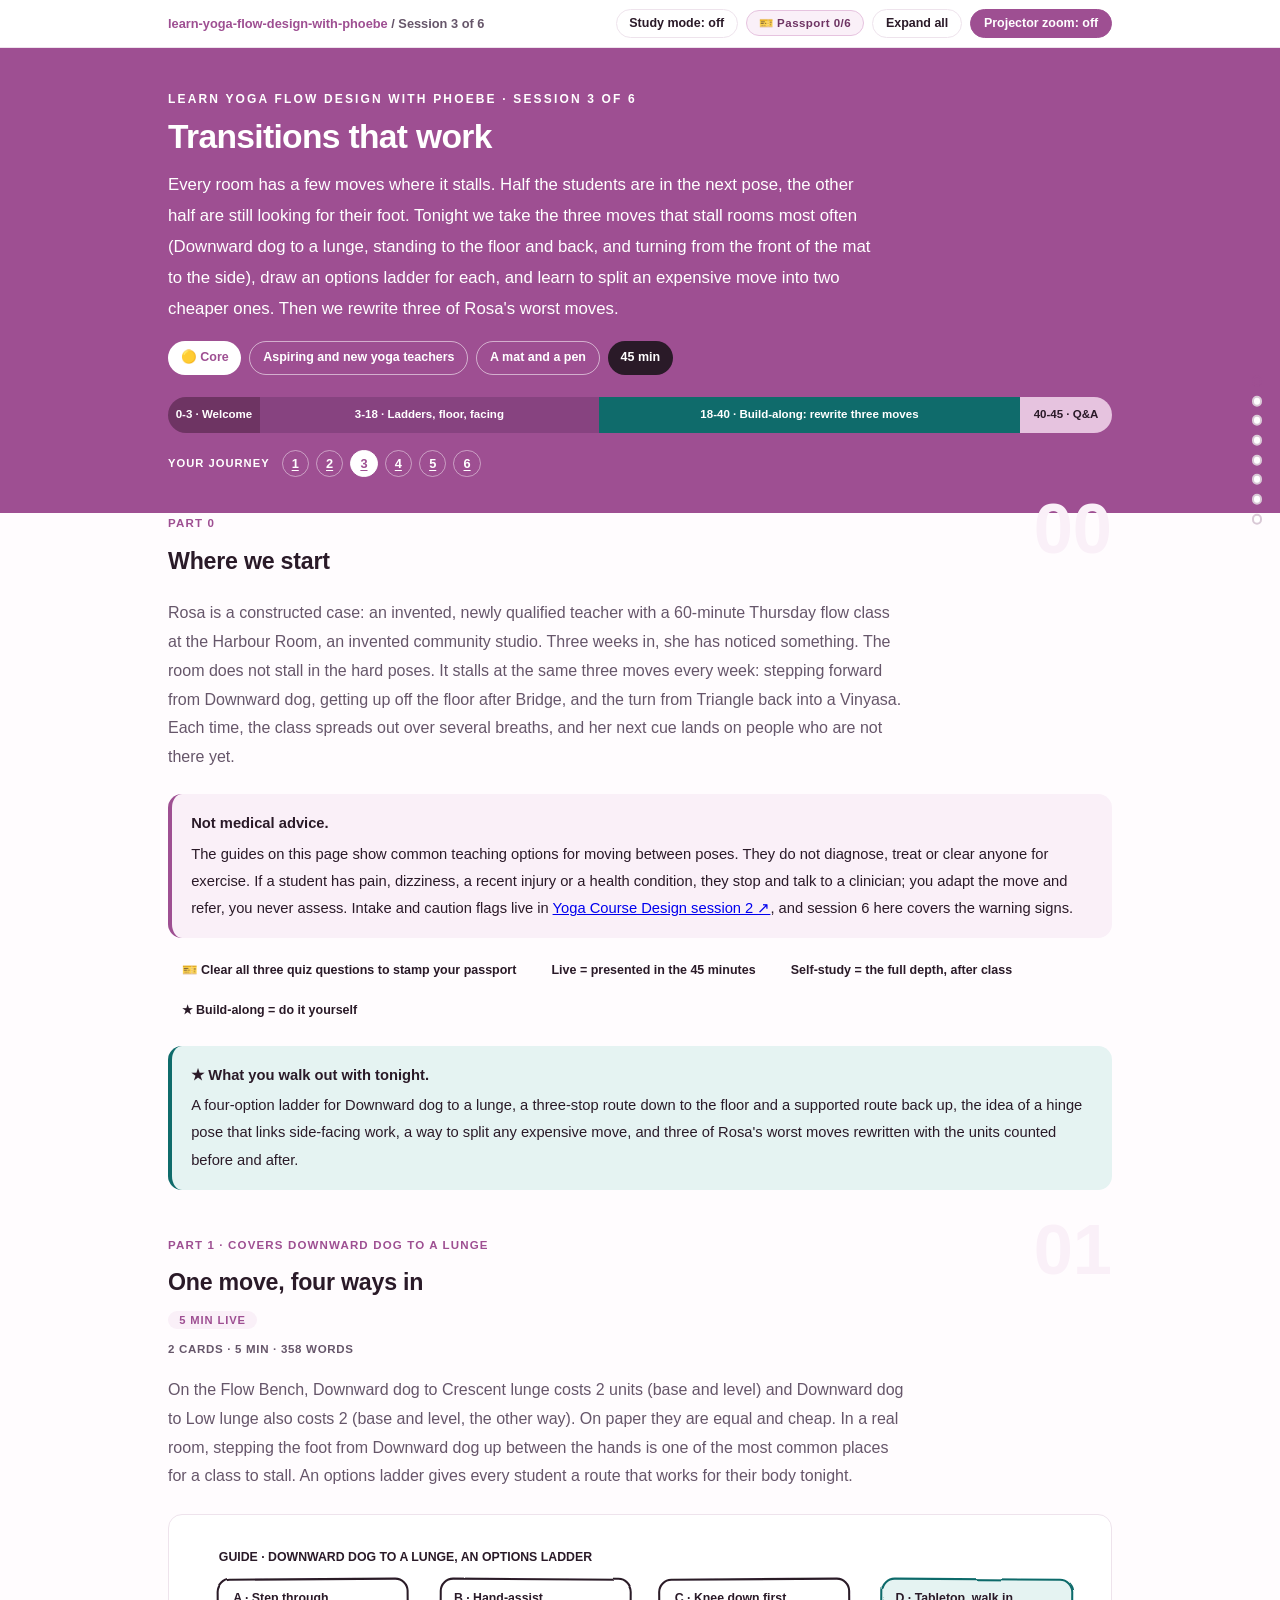
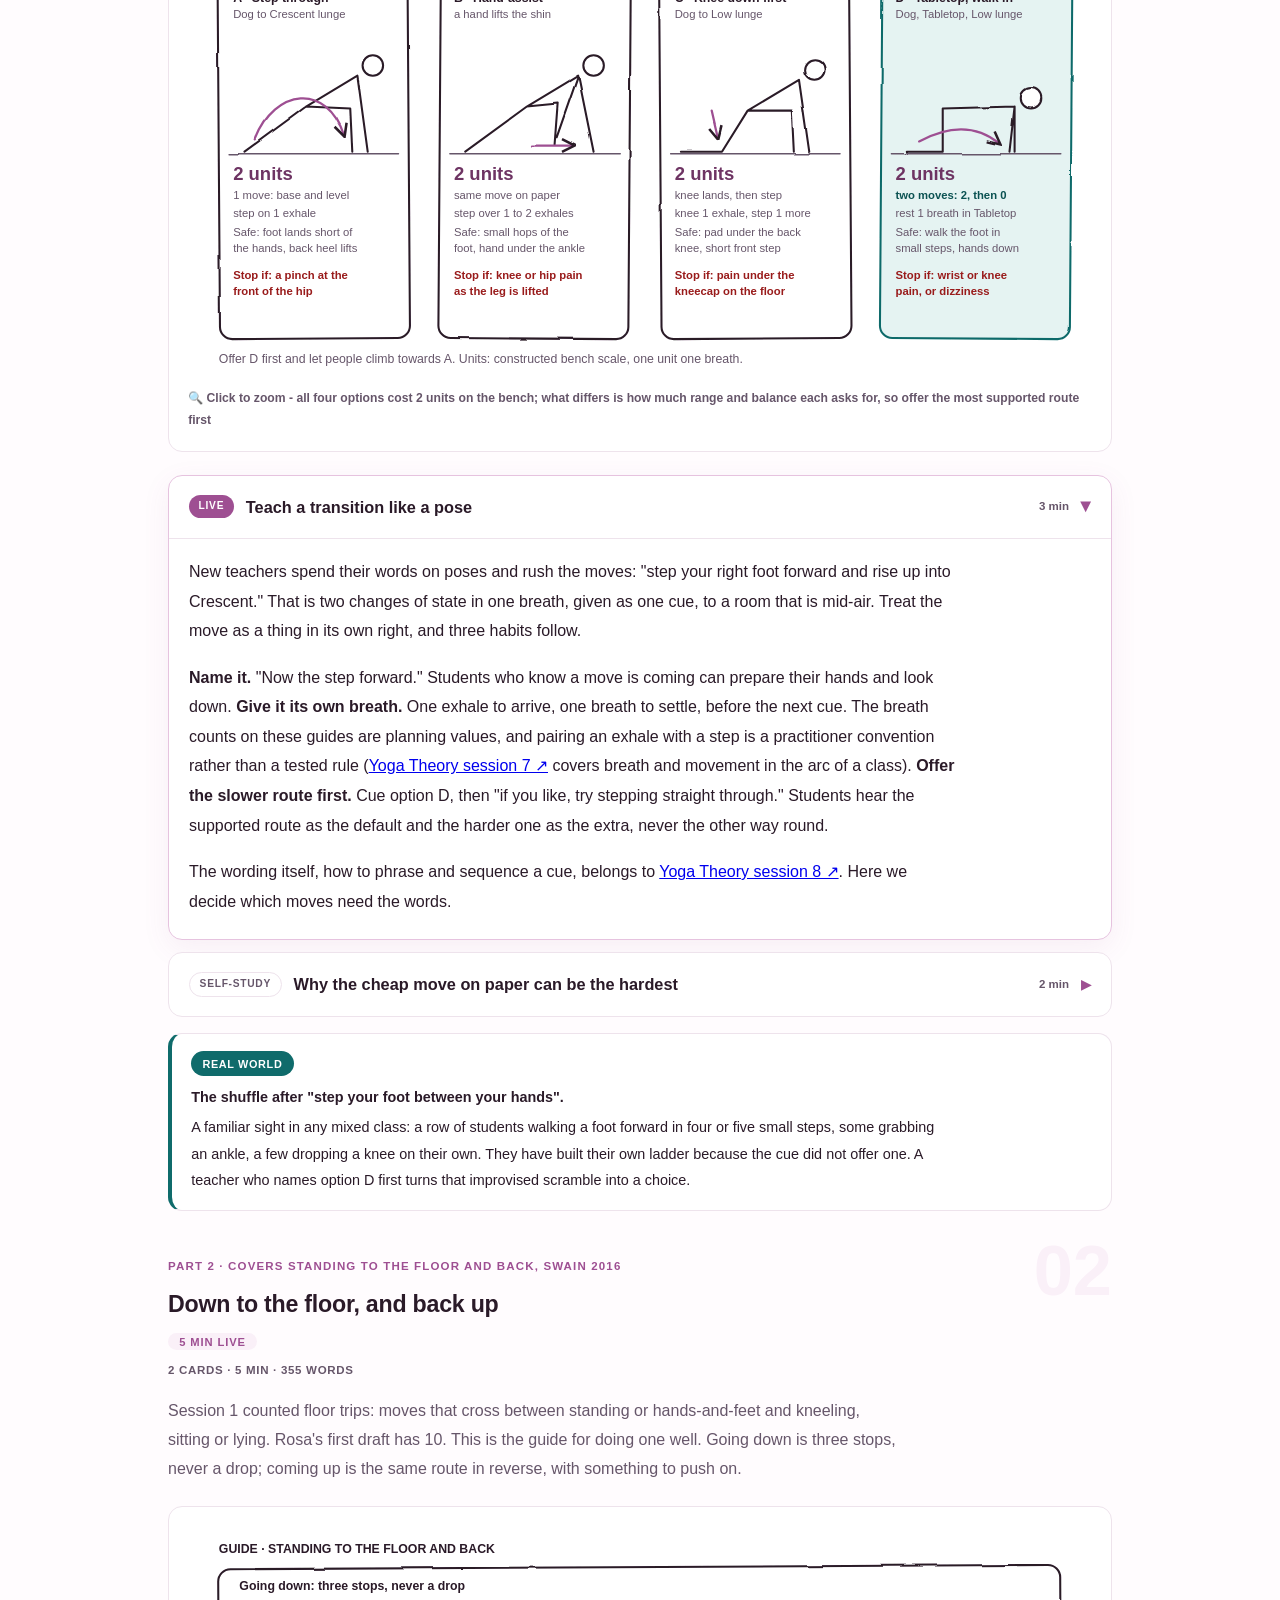
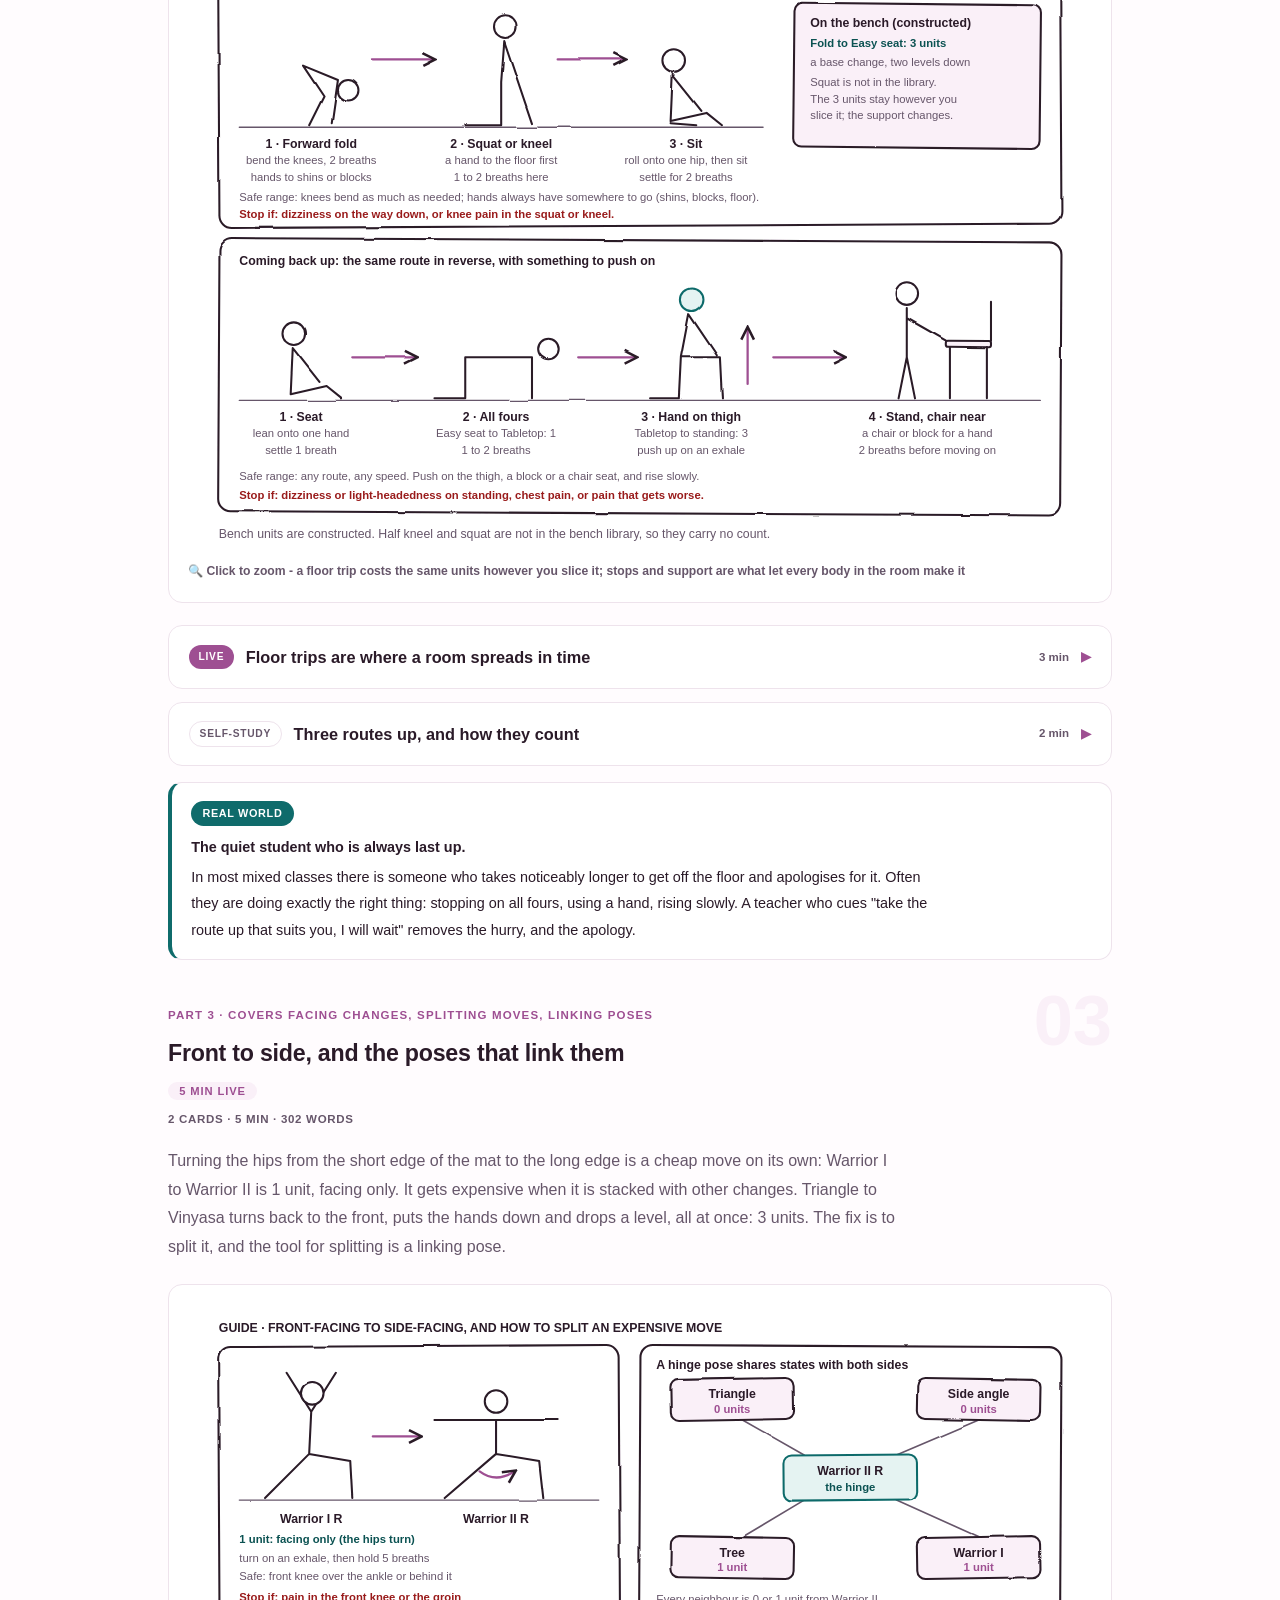
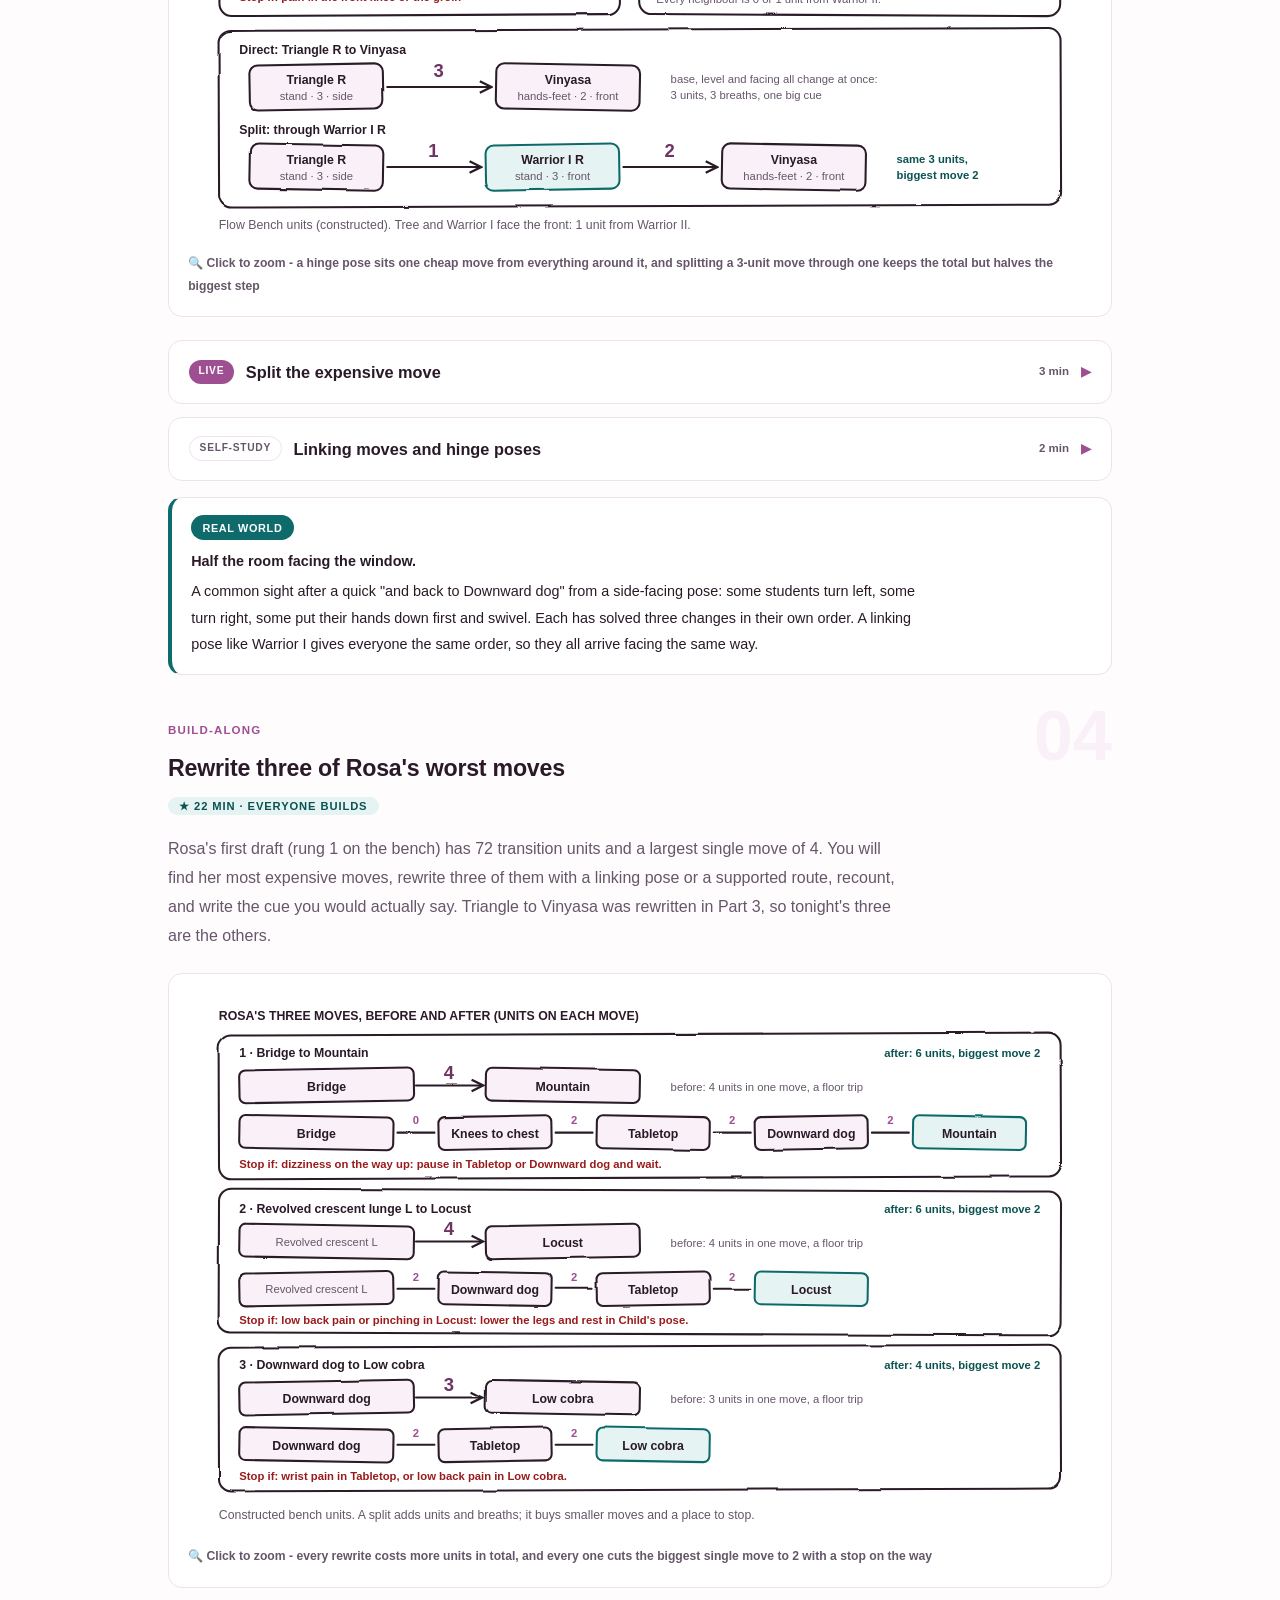
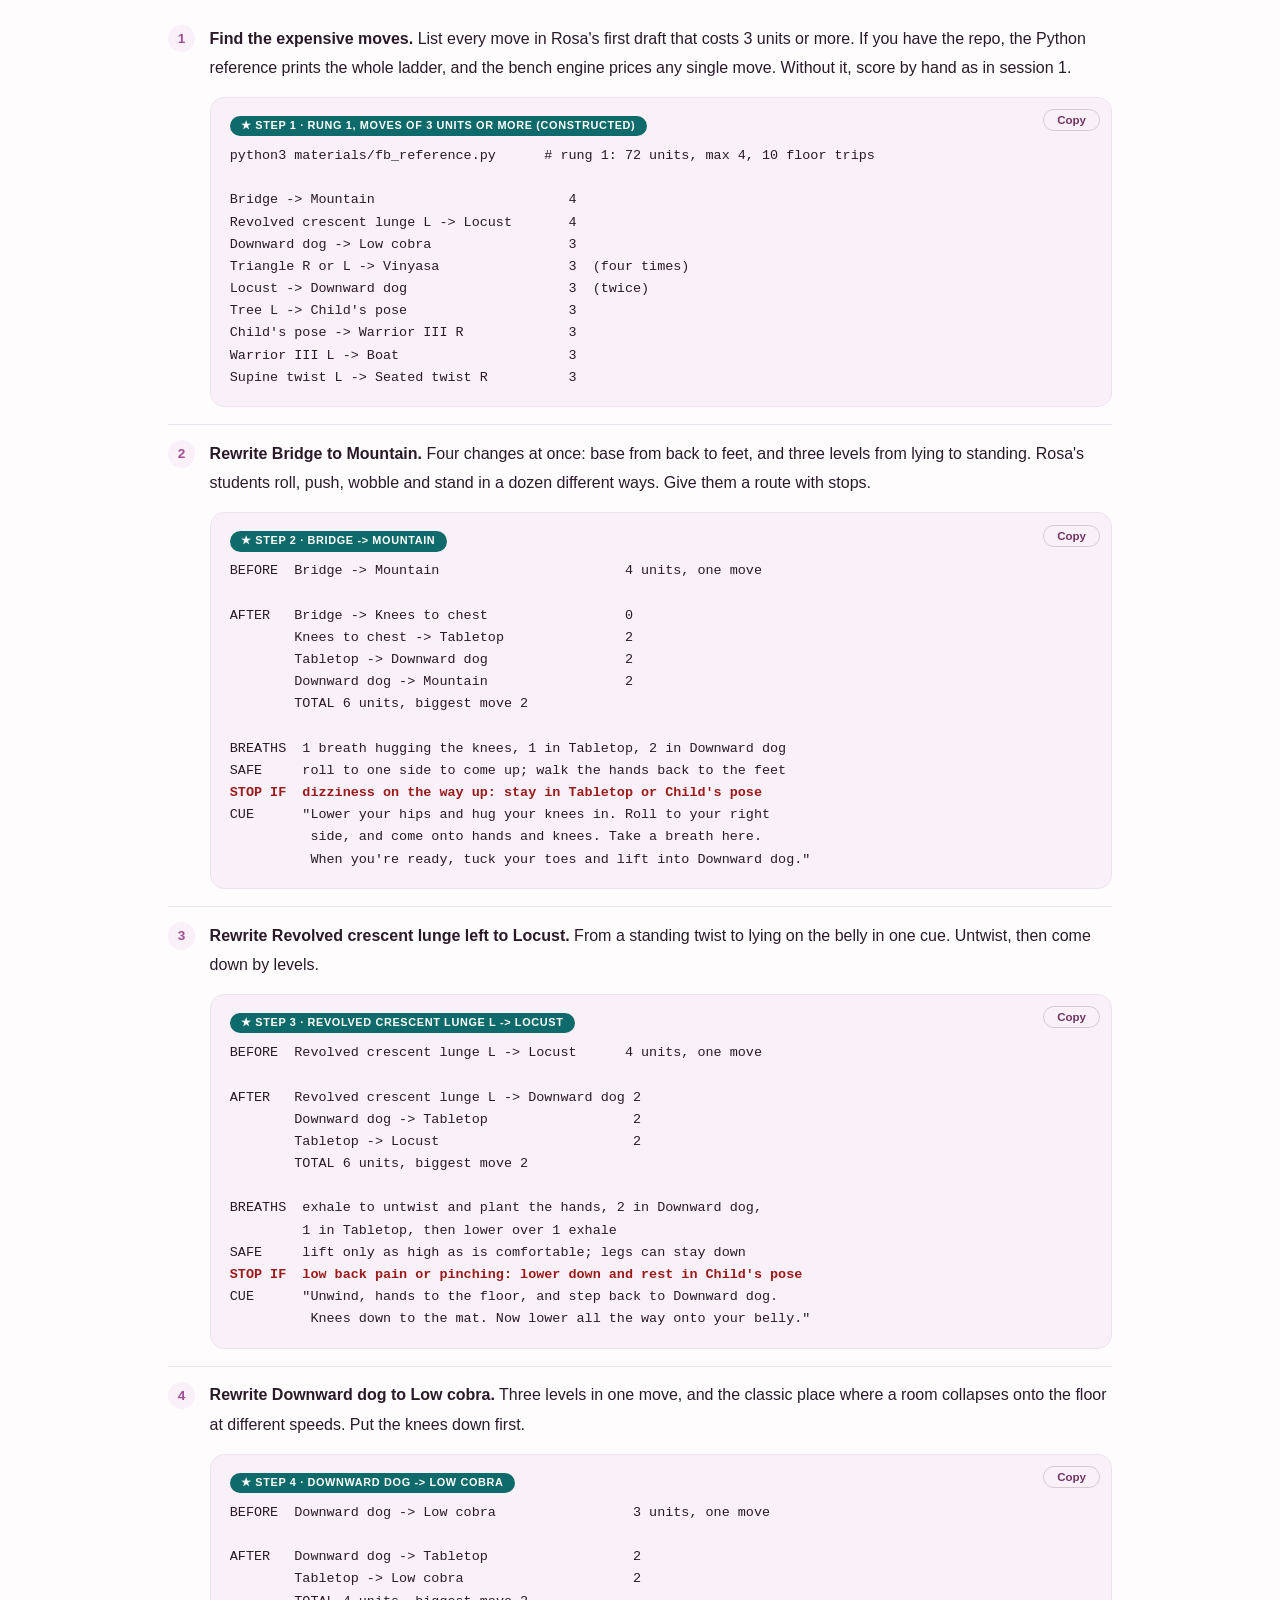
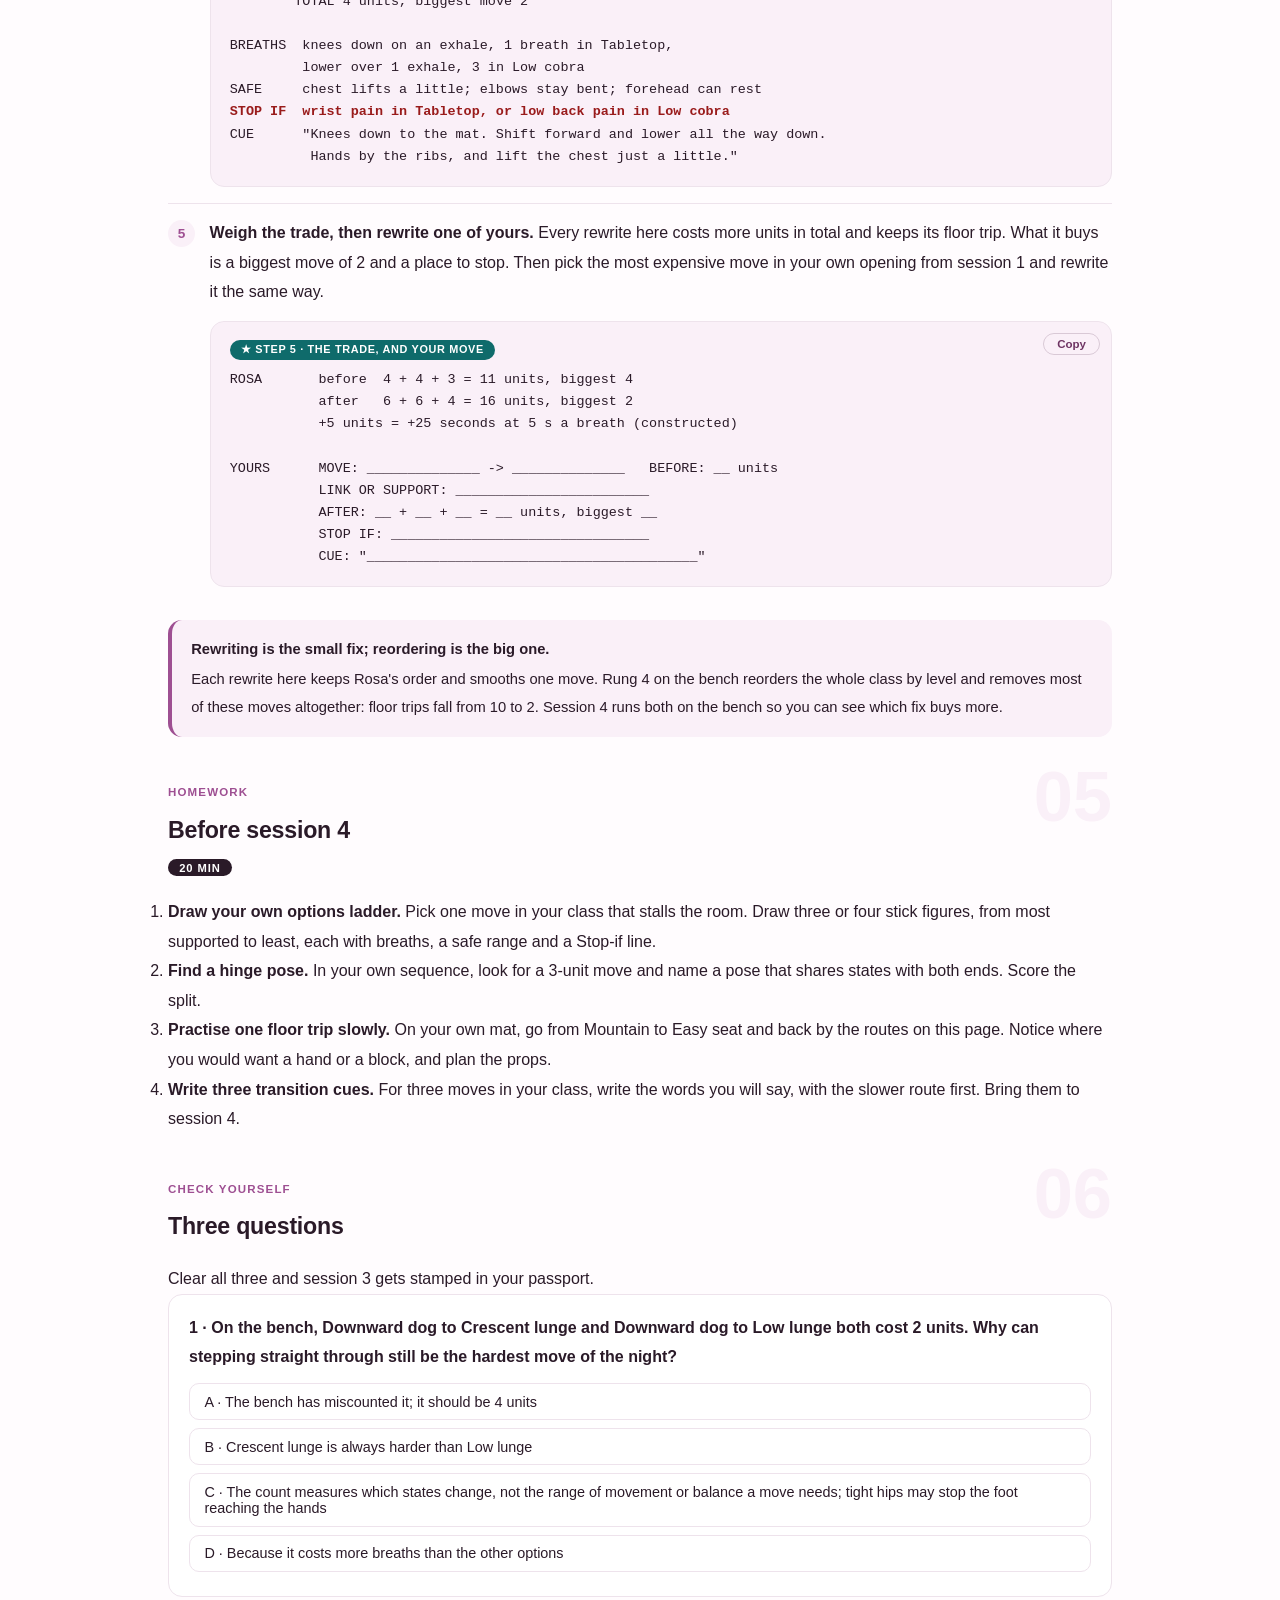
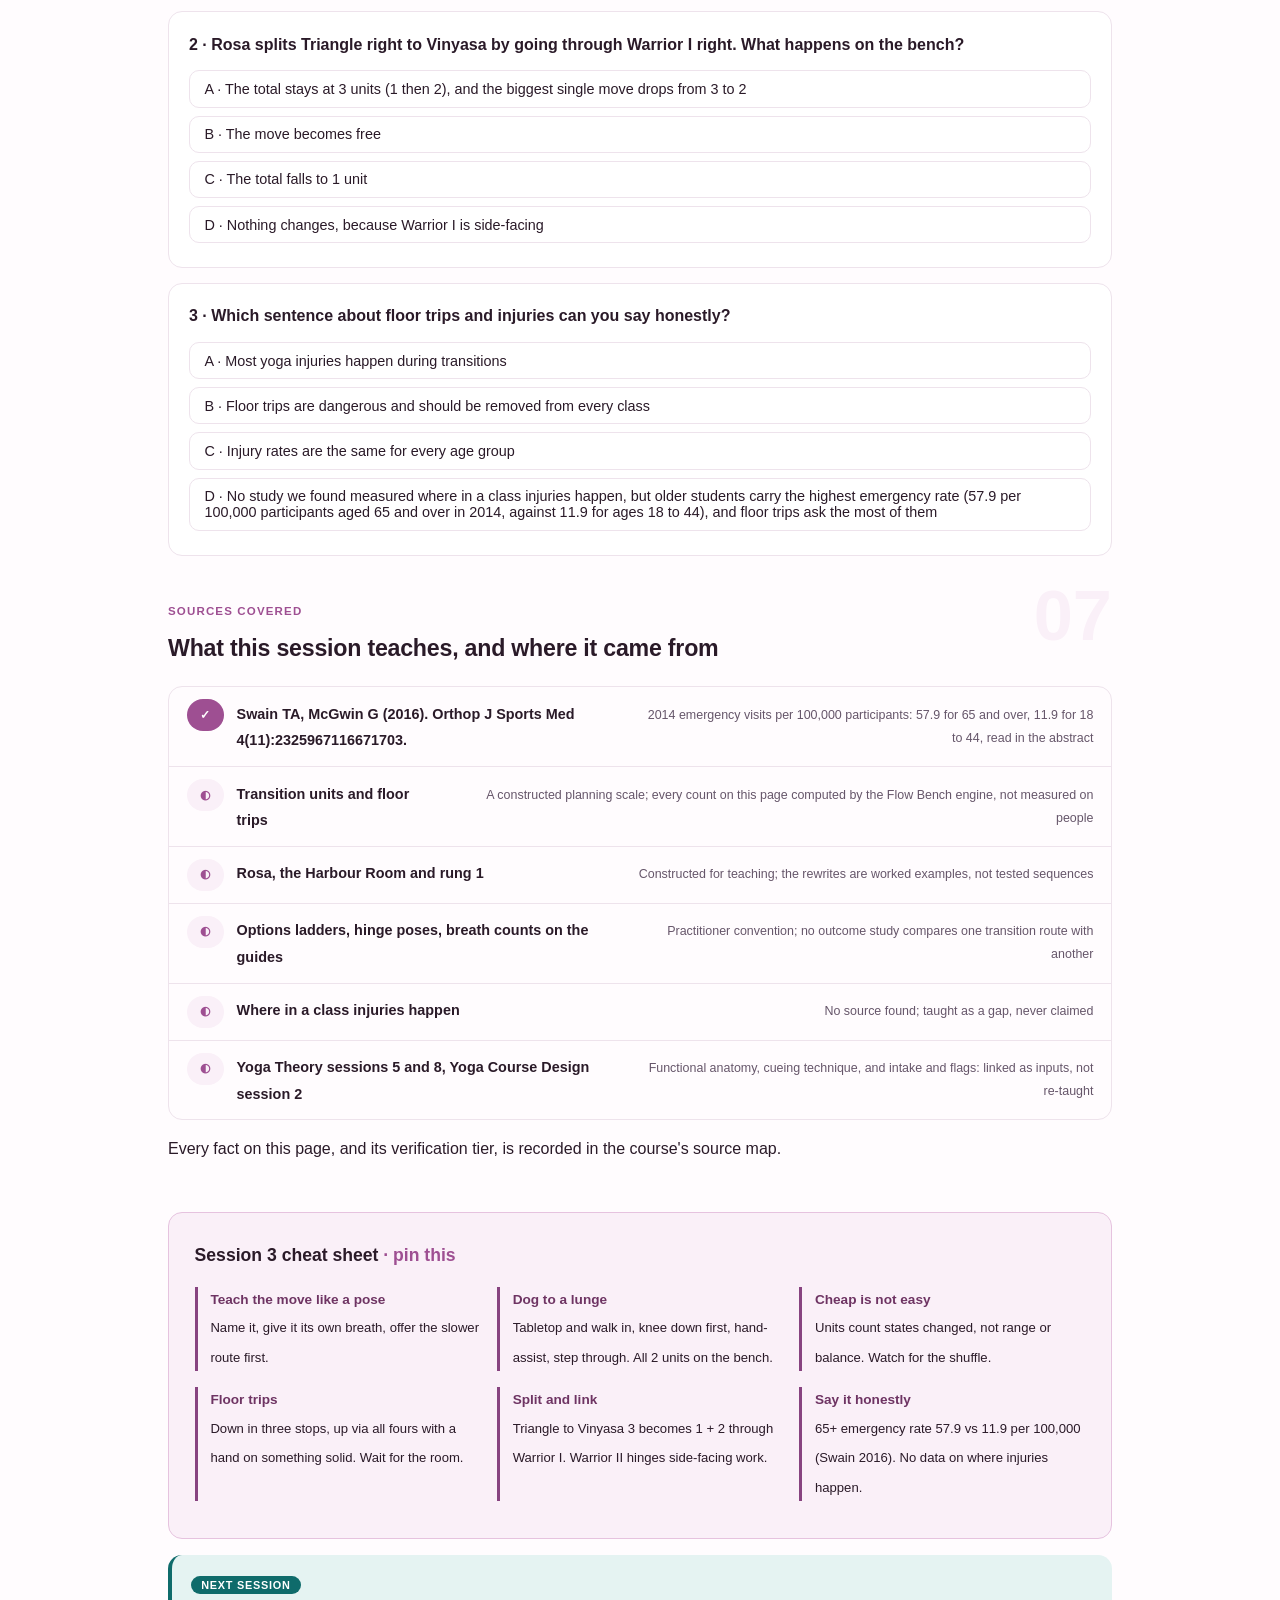
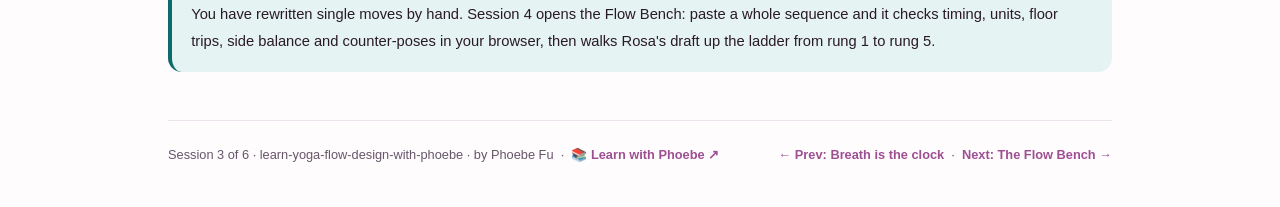
<file: courses/03-transitions-that-work.html>
<!DOCTYPE html>
<html lang="en">
<head>
<meta charset="UTF-8">
<meta name="viewport" content="width=device-width, initial-scale=1.0">
<!-- social:start -->
<meta name="description" content="Session 3 of 6. Transitions that work: options ladders for Downward dog to a lunge, safe routes down to the floor and back up, turning from the front of the mat to the side, and how to split an expensive move into two cheaper ones.">
<meta property="og:type" content="article">
<meta property="og:site_name" content="Learn with Phoebe">
<meta property="og:title" content="Transitions that work - learn yoga flow design with phoebe">
<meta property="og:description" content="Session 3 of 6. Teach a transition like a pose: name it, give it its own breath, and offer the slower route first.">
<meta property="og:url" content="https://phoebefu6.github.io/learn-yoga-flow-design-with-phoebe/courses/03-transitions-that-work.html">
<meta property="og:image" content="https://phoebefu6.github.io/learn-yoga-flow-design-with-phoebe/assets/og-cover.png">
<meta property="og:image:width" content="1200">
<meta property="og:image:height" content="630">
<meta name="twitter:card" content="summary_large_image">
<meta name="twitter:title" content="Transitions that work - learn yoga flow design with phoebe">
<meta name="twitter:description" content="Session 3 of 6. Options ladders, floor trips and linking moves: the moves where a room stalls, and how to rewrite them.">
<meta name="twitter:image" content="https://phoebefu6.github.io/learn-yoga-flow-design-with-phoebe/assets/og-cover.png">
<!-- social:end -->
<title>Session 3 · Transitions that work - learn yoga flow design with phoebe</title>
<link rel="stylesheet" href="../assets/style.css?v=1">
</head>
<body>

<div class="toolbar">
  <div class="wrap">
    <span class="crumb"><a href="../index.html">learn-yoga-flow-design-with-phoebe</a> / Session 3 of 6</span>
    <button class="btn" id="toggle-all" type="button">Expand all</button>
    <button class="btn primary" id="zoom-toggle" type="button">Projector zoom: off</button>
  </div>
</div>

<header class="masthead">
  <div class="wrap">
    <div class="eyebrow">Learn Yoga Flow Design with Phoebe · Session 3 of 6</div>
    <h1>Transitions that <span class="accent">work</span></h1>
    <p class="sub">Every room has a few moves where it stalls. Half the students are in the next pose, the other half are still looking for their foot. Tonight we take the three moves that stall rooms most often (Downward dog to a lunge, standing to the floor and back, and turning from the front of the mat to the side), draw an options ladder for each, and learn to split an expensive move into two cheaper ones. Then we rewrite three of Rosa's worst moves.</p>
    <div class="chip-row">
      <span class="chip level">🟡 Core</span>
      <span class="chip audience">Aspiring and new yoga teachers</span>
      <span class="chip audience">A mat and a pen</span>
      <span class="chip time">45 min</span>
    </div>
    <div class="agenda">
      <span class="a1" style="flex:1">0-3 · Welcome</span>
      <span class="a2" style="flex:4">3-18 · Ladders, floor, facing</span>
      <span class="a3" style="flex:5">18-40 · Build-along: rewrite three moves</span>
      <span class="a4" style="flex:1">40-45 · Q&amp;A</span>
    </div>
  </div>
</header>

<main class="wrap">

  <section class="section" id="intro">
    <div class="section-kicker">
      <span class="klabel">Part 0</span>
      <h2>Where we start</h2>
    </div>
    <p class="lede">Rosa is a constructed case: an invented, newly qualified teacher with a 60-minute Thursday flow class at the Harbour Room, an invented community studio. Three weeks in, she has noticed something. The room does not stall in the hard poses. It stalls at the same three moves every week: stepping forward from Downward dog, getting up off the floor after Bridge, and the turn from Triangle back into a Vinyasa. Each time, the class spreads out over several breaths, and her next cue lands on people who are not there yet.</p>

    <div class="callout tip">
      <p><strong>Not medical advice.</strong> The guides on this page show common teaching options for moving between poses. They do not diagnose, treat or clear anyone for exercise. If a student has pain, dizziness, a recent injury or a health condition, they stop and talk to a clinician; you adapt the move and refer, you never assess. Intake and caution flags live in <a href="https://phoebefu6.github.io/learn-yoga-course-design-with-phoebe/courses/02-intake-who-is-in-the-room.html">Yoga Course Design session 2 ↗</a>, and session 6 here covers the warning signs.</p>
    </div>

    <div class="legend">
      <span class="pill">🎫 Clear all three quiz questions to stamp your passport</span>
      <span class="pill">Live = presented in the 45 minutes</span>
      <span class="pill">Self-study = the full depth, after class</span>
      <span class="pill">★ Build-along = do it yourself</span>
    </div>

    <div class="callout win">
      <p><strong>★ What you walk out with tonight.</strong> A four-option ladder for Downward dog to a lunge, a three-stop route down to the floor and a supported route back up, the idea of a hinge pose that links side-facing work, a way to split any expensive move, and three of Rosa's worst moves rewritten with the units counted before and after.</p>
    </div>
  </section>

  <section class="section" id="part-1">
    <div class="section-kicker">
      <span class="klabel">Part 1 · covers Downward dog to a lunge</span>
      <h2>One move, four ways in</h2>
      <span class="tag concept">5 min live</span>
    </div>
    <p class="lede">On the Flow Bench, Downward dog to Crescent lunge costs 2 units (base and level) and Downward dog to Low lunge also costs 2 (base and level, the other way). On paper they are equal and cheap. In a real room, stepping the foot from Downward dog up between the hands is one of the most common places for a class to stall. An options ladder gives every student a route that works for their body tonight.</p>

    <figure class="zoomable">
      <svg viewBox="0 0 880 432" xmlns="http://www.w3.org/2000/svg" role="img" aria-label="Options ladder guide, Downward dog to a lunge. A, step through to Crescent lunge: 2 units. B, hand-assist, the hand lifts the shin forward: 2 units. C, knee down first, then step, Downward dog to Low lunge: 2 units. D, both knees down to Tabletop, then walk the foot forward: 2 units then 0, over two moves. Offer D first. Each option lists breaths, a safe range and a stop sign.">
        <defs>
          <filter id="f3aSk" x="-3%" y="-3%" width="106%" height="106%"><feTurbulence type="fractalNoise" baseFrequency="0.02" numOctaves="2" seed="13" result="n"/><feDisplacementMap in="SourceGraphic" in2="n" scale="2.4" xChannelSelector="R" yChannelSelector="G"/></filter>
          <marker id="f3aAr" viewBox="0 0 10 10" refX="8" refY="5" markerWidth="7" markerHeight="7" orient="auto-start-reverse"><path d="M1 1 L9 5 L1 9" fill="none" stroke="#2A1A28" stroke-width="1.6"/></marker>
        </defs>
        <style>
          .f3aH { font: 800 12px Inter, sans-serif; fill: #2A1A28; }
          .f3aL { font: 600 12px Inter, sans-serif; fill: #2A1A28; }
          .f3aS { font: 400 11px Inter, sans-serif; fill: #66566A; }
          .f3aB { font: 800 11px Inter, sans-serif; fill: #0B5252; }
          .f3aV { font: 800 18px Inter, sans-serif; fill: #6E3463; }
          .f3aR { font: 800 11px Inter, sans-serif; fill: #991B1B; }
          .f3aN { font: 400 12px Inter, sans-serif; fill: #66566A; }
        </style>

        <text class="f3aH" x="30" y="26">GUIDE · DOWNWARD DOG TO A LUNGE, AN OPTIONS LADDER</text>

        <g filter="url(#f3aSk)" fill="none" stroke="#2A1A28" stroke-width="2" stroke-linecap="round" stroke-linejoin="round">
          <rect x="30" y="44" width="185" height="350" rx="12" transform="rotate(-0.4 122 219)" fill="#FFFFFF"/>
          <rect x="245" y="44" width="185" height="350" rx="12" transform="rotate(0.4 337 219)" fill="#FFFFFF"/>
          <rect x="460" y="44" width="185" height="350" rx="12" transform="rotate(-0.4 552 219)" fill="#FFFFFF"/>
          <rect x="675" y="44" width="185" height="350" rx="12" transform="rotate(0.4 767 219)" fill="#E5F3F2" stroke="#0F6B6B"/>

          <path d="M40 214 H205 M255 214 H420 M470 214 H635 M685 214 H850" stroke="#66566A" stroke-width="1.4"/>

          <path d="M55 212 L115 168 L158 170 L160 212 M115 168 L165 138 L175 212"/>
          <circle cx="180" cy="128" r="10" fill="#FFFFFF"/>
          <path d="M65 200 C85 150 135 145 152 196" stroke="#9E4F92" stroke-width="2.2" marker-end="url(#f3aAr)"/>

          <path d="M270 212 L330 168 L360 165 L357 205 M330 168 L380 138 L359 198 M380 138 L395 212"/>
          <circle cx="395" cy="128" r="10" fill="#FFFFFF"/>
          <path d="M335 206 H375" stroke="#9E4F92" stroke-width="2.2" marker-end="url(#f3aAr)"/>

          <path d="M480 212 L520 212 L545 172 L588 172 L590 212 M545 172 L595 142 L605 212"/>
          <circle cx="610" cy="132" r="10" fill="#FFFFFF"/>
          <path d="M510 172 L516 198" stroke="#9E4F92" stroke-width="2.2" marker-end="url(#f3aAr)"/>

          <path d="M700 212 L735 212 L735 170 L805 168 L805 212 M805 168 L800 212"/>
          <circle cx="821" cy="160" r="10" fill="#FFFFFF"/>
          <path d="M712 202 C742 186 768 186 790 204" stroke="#9E4F92" stroke-width="2.2" marker-end="url(#f3aAr)"/>
        </g>

        <text class="f3aL" x="44" y="66">A · Step through</text>
        <text class="f3aS" x="44" y="82">Dog to Crescent lunge</text>
        <text class="f3aV" x="44" y="240">2 units</text>
        <text class="f3aS" x="44" y="258">1 move: base and level</text>
        <text class="f3aS" x="44" y="276">step on 1 exhale</text>
        <text class="f3aS" x="44" y="294">Safe: foot lands short of</text>
        <text class="f3aS" x="44" y="310">the hands, back heel lifts</text>
        <text class="f3aR" x="44" y="336">Stop if: a pinch at the</text>
        <text class="f3aR" x="44" y="352">front of the hip</text>

        <text class="f3aL" x="259" y="66">B · Hand-assist</text>
        <text class="f3aS" x="259" y="82">a hand lifts the shin</text>
        <text class="f3aV" x="259" y="240">2 units</text>
        <text class="f3aS" x="259" y="258">same move on paper</text>
        <text class="f3aS" x="259" y="276">step over 1 to 2 exhales</text>
        <text class="f3aS" x="259" y="294">Safe: small hops of the</text>
        <text class="f3aS" x="259" y="310">foot, hand under the ankle</text>
        <text class="f3aR" x="259" y="336">Stop if: knee or hip pain</text>
        <text class="f3aR" x="259" y="352">as the leg is lifted</text>

        <text class="f3aL" x="474" y="66">C · Knee down first</text>
        <text class="f3aS" x="474" y="82">Dog to Low lunge</text>
        <text class="f3aV" x="474" y="240">2 units</text>
        <text class="f3aS" x="474" y="258">knee lands, then step</text>
        <text class="f3aS" x="474" y="276">knee 1 exhale, step 1 more</text>
        <text class="f3aS" x="474" y="294">Safe: pad under the back</text>
        <text class="f3aS" x="474" y="310">knee, short front step</text>
        <text class="f3aR" x="474" y="336">Stop if: pain under the</text>
        <text class="f3aR" x="474" y="352">kneecap on the floor</text>

        <text class="f3aL" x="689" y="66">D · Tabletop, walk in</text>
        <text class="f3aS" x="689" y="82">Dog, Tabletop, Low lunge</text>
        <text class="f3aV" x="689" y="240">2 units</text>
        <text class="f3aB" x="689" y="258">two moves: 2, then 0</text>
        <text class="f3aS" x="689" y="276">rest 1 breath in Tabletop</text>
        <text class="f3aS" x="689" y="294">Safe: walk the foot in</text>
        <text class="f3aS" x="689" y="310">small steps, hands down</text>
        <text class="f3aR" x="689" y="336">Stop if: wrist or knee</text>
        <text class="f3aR" x="689" y="352">pain, or dizziness</text>

        <text class="f3aN" x="30" y="418">Offer D first and let people climb towards A. Units: constructed bench scale, one unit one breath.</text>
      </svg>
      <figcaption>🔍 Click to zoom - all four options cost 2 units on the bench; what differs is how much range and balance each asks for, so offer the most supported route first</figcaption>
    </figure>

    <details class="card" open>
      <summary><span class="mode live">Live</span>Teach a transition like a pose<span class="mini">3 min</span><span class="caret">▶</span></summary>
      <div class="body">
        <p>New teachers spend their words on poses and rush the moves: "step your right foot forward and rise up into Crescent." That is two changes of state in one breath, given as one cue, to a room that is mid-air. Treat the move as a thing in its own right, and three habits follow.</p>
        <p><strong>Name it.</strong> "Now the step forward." Students who know a move is coming can prepare their hands and look down. <strong>Give it its own breath.</strong> One exhale to arrive, one breath to settle, before the next cue. The breath counts on these guides are planning values, and pairing an exhale with a step is a practitioner convention rather than a tested rule (<a href="https://phoebefu6.github.io/learn-yoga-theory-with-phoebe/courses/07-course-flow.html">Yoga Theory session 7 ↗</a> covers breath and movement in the arc of a class). <strong>Offer the slower route first.</strong> Cue option D, then "if you like, try stepping straight through." Students hear the supported route as the default and the harder one as the extra, never the other way round.</p>
        <p>The wording itself, how to phrase and sequence a cue, belongs to <a href="https://phoebefu6.github.io/learn-yoga-theory-with-phoebe/courses/08-cueing-analogy.html">Yoga Theory session 8 ↗</a>. Here we decide which moves need the words.</p>
      </div>
    </details>

    <details class="card">
      <summary><span class="mode self">Self-study</span>Why the cheap move on paper can be the hardest<span class="mini">2 min</span><span class="caret">▶</span></summary>
      <div class="body">
        <p>The unit count measures how many states change: base, level, facing, side. It knows nothing about range of movement, balance or strength. Stepping straight through from Downward dog changes only two states, yet it asks the hip to bend deeply while the hands carry weight and one foot travels through the air. For a student with tight hips, a stiff back or long legs and short arms, the foot lands halfway and they have to shuffle it forward. That shuffle is the stall you see.</p>
        <p>Option D costs exactly the same 2 units on the bench (Downward dog to Tabletop 2, Tabletop to Low lunge 0) but spends them over two moves with a rest in between, so it takes at least one more breath. That breath is a good trade in a mixed room. Why hips differ in range is functional anatomy, covered in <a href="https://phoebefu6.github.io/learn-yoga-theory-with-phoebe/courses/05-functional-anatomy.html">Yoga Theory session 5 ↗</a>; for planning, it is enough to know that the count and the difficulty are different things.</p>
      </div>
    </details>

    <div class="callout example">
      <span class="ex-pill">Real world</span>
      <p><strong>The shuffle after "step your foot between your hands".</strong> A familiar sight in any mixed class: a row of students walking a foot forward in four or five small steps, some grabbing an ankle, a few dropping a knee on their own. They have built their own ladder because the cue did not offer one. A teacher who names option D first turns that improvised scramble into a choice.</p>
    </div>
  </section>

  <section class="section" id="part-2">
    <div class="section-kicker">
      <span class="klabel">Part 2 · covers standing to the floor and back, Swain 2016</span>
      <h2>Down to the floor, and back up</h2>
      <span class="tag concept">5 min live</span>
    </div>
    <p class="lede">Session 1 counted floor trips: moves that cross between standing or hands-and-feet and kneeling, sitting or lying. Rosa's first draft has 10. This is the guide for doing one well. Going down is three stops, never a drop; coming up is the same route in reverse, with something to push on.</p>

    <figure class="zoomable">
      <svg viewBox="0 0 880 608" xmlns="http://www.w3.org/2000/svg" role="img" aria-label="Guide for standing to the floor and back. Going down: forward fold with bent knees, then squat or kneel with a hand to the floor, then sit. On the bench Standing forward fold to Easy seat is 3 units. Coming up: from a seat to all fours (Easy seat to Tabletop 1 unit), then a half kneel with a hand on the thigh, then standing with a chair or block nearby (Tabletop to standing 3 units). Safe range and stop signs for each row.">
        <defs>
          <filter id="f3bSk" x="-3%" y="-3%" width="106%" height="106%"><feTurbulence type="fractalNoise" baseFrequency="0.02" numOctaves="2" seed="29" result="n"/><feDisplacementMap in="SourceGraphic" in2="n" scale="2.4" xChannelSelector="R" yChannelSelector="G"/></filter>
          <marker id="f3bAr" viewBox="0 0 10 10" refX="8" refY="5" markerWidth="7" markerHeight="7" orient="auto-start-reverse"><path d="M1 1 L9 5 L1 9" fill="none" stroke="#2A1A28" stroke-width="1.6"/></marker>
        </defs>
        <style>
          .f3bH { font: 800 12px Inter, sans-serif; fill: #2A1A28; }
          .f3bL { font: 600 12px Inter, sans-serif; fill: #2A1A28; }
          .f3bS { font: 400 11px Inter, sans-serif; fill: #66566A; }
          .f3bB { font: 800 11px Inter, sans-serif; fill: #0B5252; }
          .f3bR { font: 800 11px Inter, sans-serif; fill: #991B1B; }
          .f3bN { font: 400 12px Inter, sans-serif; fill: #66566A; }
        </style>

        <text class="f3bH" x="30" y="26">GUIDE · STANDING TO THE FLOOR AND BACK</text>

        <g filter="url(#f3bSk)" fill="none" stroke="#2A1A28" stroke-width="2" stroke-linecap="round" stroke-linejoin="round">
          <rect x="30" y="40" width="820" height="252" rx="12" transform="rotate(-0.3 440 166)" fill="#FFFFFF"/>
          <rect x="590" y="76" width="240" height="140" rx="8" transform="rotate(0.6 710 146)" fill="#FAF0F8"/>
          <path d="M50 196 H560" stroke="#66566A" stroke-width="1.4"/>

          <path d="M118 194 L132 166 L112 136 L146 150 L140 192"/>
          <circle cx="156" cy="160" r="10" fill="#FFFFFF"/>

          <path d="M270 194 L305 194 L305 152 L308 112 L335 192"/>
          <circle cx="309" cy="98" r="11" fill="#FFFFFF"/>

          <path d="M470 190 L472 145 L500 180 M470 190 L505 182 L520 194 M470 192 L495 194"/>
          <circle cx="473" cy="131" r="11" fill="#FFFFFF"/>

          <path d="M180 130 H240" stroke="#9E4F92" stroke-width="2.2" marker-end="url(#f3bAr)"/>
          <path d="M360 130 H425" stroke="#9E4F92" stroke-width="2.2" marker-end="url(#f3bAr)"/>

          <rect x="30" y="306" width="820" height="266" rx="12" transform="rotate(0.3 440 439)" fill="#FFFFFF"/>
          <path d="M50 462 H830" stroke="#66566A" stroke-width="1.4"/>

          <path d="M100 456 L102 411 L128 444 M100 456 L135 448 L150 460"/>
          <circle cx="103" cy="397" r="11" fill="#FFFFFF"/>

          <path d="M240 460 L270 460 L270 420 L335 420 L335 460"/>
          <circle cx="351" cy="412" r="10" fill="#FFFFFF"/>

          <path d="M450 460 L478 460 L480 420 L518 420 L520 460 M480 420 L488 378 L515 418"/>
          <circle cx="491" cy="364" r="11" fill="#E5F3F2" stroke="#0F6B6B"/>

          <path d="M692 460 L700 420 L708 460 M700 420 V372 M700 382 L742 406"/>
          <circle cx="700" cy="358" r="11" fill="#FFFFFF"/>
          <rect x="738" y="404" width="44" height="6" rx="2" transform="rotate(0.5 760 407)" fill="#FAF0F8"/>
          <path d="M742 410 V460 M778 410 V460 M782 404 V366"/>

          <path d="M160 420 H222" stroke="#9E4F92" stroke-width="2.2" marker-end="url(#f3bAr)"/>
          <path d="M380 420 H436" stroke="#9E4F92" stroke-width="2.2" marker-end="url(#f3bAr)"/>
          <path d="M545 446 V392" stroke="#9E4F92" stroke-width="2.2" marker-end="url(#f3bAr)"/>
          <path d="M570 420 H640" stroke="#9E4F92" stroke-width="2.2" marker-end="url(#f3bAr)"/>
        </g>

        <text class="f3bL" x="50" y="62">Going down: three stops, never a drop</text>
        <text class="f3bL" x="120" y="216" text-anchor="middle">1 · Forward fold</text>
        <text class="f3bS" x="120" y="232" text-anchor="middle">bend the knees, 2 breaths</text>
        <text class="f3bS" x="120" y="248" text-anchor="middle">hands to shins or blocks</text>
        <text class="f3bL" x="305" y="216" text-anchor="middle">2 · Squat or kneel</text>
        <text class="f3bS" x="305" y="232" text-anchor="middle">a hand to the floor first</text>
        <text class="f3bS" x="305" y="248" text-anchor="middle">1 to 2 breaths here</text>
        <text class="f3bL" x="485" y="216" text-anchor="middle">3 · Sit</text>
        <text class="f3bS" x="485" y="232" text-anchor="middle">roll onto one hip, then sit</text>
        <text class="f3bS" x="485" y="248" text-anchor="middle">settle for 2 breaths</text>

        <text class="f3bL" x="606" y="98">On the bench (constructed)</text>
        <text class="f3bB" x="606" y="118">Fold to Easy seat: 3 units</text>
        <text class="f3bS" x="606" y="136">a base change, two levels down</text>
        <text class="f3bS" x="606" y="156">Squat is not in the library.</text>
        <text class="f3bS" x="606" y="172">The 3 units stay however you</text>
        <text class="f3bS" x="606" y="188">slice it; the support changes.</text>

        <text class="f3bS" x="50" y="268">Safe range: knees bend as much as needed; hands always have somewhere to go (shins, blocks, floor).</text>
        <text class="f3bR" x="50" y="284">Stop if: dizziness on the way down, or knee pain in the squat or kneel.</text>

        <text class="f3bL" x="50" y="330">Coming back up: the same route in reverse, with something to push on</text>
        <text class="f3bL" x="110" y="482" text-anchor="middle">1 · Seat</text>
        <text class="f3bS" x="110" y="498" text-anchor="middle">lean onto one hand</text>
        <text class="f3bS" x="110" y="514" text-anchor="middle">settle 1 breath</text>
        <text class="f3bL" x="300" y="482" text-anchor="middle">2 · All fours</text>
        <text class="f3bS" x="300" y="498" text-anchor="middle">Easy seat to Tabletop: 1</text>
        <text class="f3bS" x="300" y="514" text-anchor="middle">1 to 2 breaths</text>
        <text class="f3bL" x="490" y="482" text-anchor="middle">3 · Hand on thigh</text>
        <text class="f3bS" x="490" y="498" text-anchor="middle">Tabletop to standing: 3</text>
        <text class="f3bS" x="490" y="514" text-anchor="middle">push up on an exhale</text>
        <text class="f3bL" x="720" y="482" text-anchor="middle">4 · Stand, chair near</text>
        <text class="f3bS" x="720" y="498" text-anchor="middle">a chair or block for a hand</text>
        <text class="f3bS" x="720" y="514" text-anchor="middle">2 breaths before moving on</text>

        <text class="f3bS" x="50" y="540">Safe range: any route, any speed. Push on the thigh, a block or a chair seat, and rise slowly.</text>
        <text class="f3bR" x="50" y="558">Stop if: dizziness or light-headedness on standing, chest pain, or pain that gets worse.</text>

        <text class="f3bN" x="30" y="596">Bench units are constructed. Half kneel and squat are not in the bench library, so they carry no count.</text>
      </svg>
      <figcaption>🔍 Click to zoom - a floor trip costs the same units however you slice it; stops and support are what let every body in the room make it</figcaption>
    </figure>

    <details class="card">
      <summary><span class="mode live">Live</span>Floor trips are where a room spreads in time<span class="mini">3 min</span><span class="caret">▶</span></summary>
      <div class="body">
        <p>In a standing line, everyone moves at roughly the same speed. On a floor trip the spread opens up: some students are seated in two breaths, others need five and a hand on a block. If you cue the next pose as soon as the fastest are down, the slowest are always one move behind, hurrying. Wait for the room, not for the front row.</p>
        <p>Session 1 gave the base rates. Swain and McGwin counted yoga-related emergency department visits in the US, and in 2014 the rate for people aged 65 and over was 57.9 emergency visits per 100,000 participants, against 11.9 for ages 18 to 44. Older students are the ones most at risk, and getting down to the floor and back up asks the most of them. That is a reason to plan fewer floor trips and to give each one stops and support.</p>
        <p>One thing the evidence does not say: no study we could find measured whether injuries happen more during transitions than in held poses. So the honest sentence is "floor trips ask the most of the people most at risk", never "most injuries happen in transitions".</p>
      </div>
    </details>

    <details class="card">
      <summary><span class="mode self">Self-study</span>Three routes up, and how they count<span class="mini">2 min</span><span class="caret">▶</span></summary>
      <div class="body">
        <p><strong>Via all fours and Downward dog.</strong> Easy seat to Tabletop 1, Tabletop to Downward dog 2, Downward dog to Standing forward fold 2, fold to Mountain 0. Five units over four moves, no move above 2. The slowest route on the clock and the gentlest on any single step.</p>
        <p><strong>Via a hand on the thigh.</strong> From Tabletop, step one foot forward into a half kneel, put both hands on the front thigh and push up. The bench has no half kneel, so it counts Tabletop to standing as one move of 3 units. In a room it is two stops with a hand on a solid surface the whole time.</p>
        <p><strong>Via a chair or block.</strong> The same half kneel, with a hand on a chair seat or a tall block beside the front foot. Have props placed before the class reaches the floor, not after. Whether a particular student should use a chair is their call, informed by their own clinician, never your assessment.</p>
      </div>
    </details>

    <div class="callout example">
      <span class="ex-pill">Real world</span>
      <p><strong>The quiet student who is always last up.</strong> In most mixed classes there is someone who takes noticeably longer to get off the floor and apologises for it. Often they are doing exactly the right thing: stopping on all fours, using a hand, rising slowly. A teacher who cues "take the route up that suits you, I will wait" removes the hurry, and the apology.</p>
    </div>
  </section>

  <section class="section" id="part-3">
    <div class="section-kicker">
      <span class="klabel">Part 3 · covers facing changes, splitting moves, linking poses</span>
      <h2>Front to side, and the poses that link them</h2>
      <span class="tag concept">5 min live</span>
    </div>
    <p class="lede">Turning the hips from the short edge of the mat to the long edge is a cheap move on its own: Warrior I to Warrior II is 1 unit, facing only. It gets expensive when it is stacked with other changes. Triangle to Vinyasa turns back to the front, puts the hands down and drops a level, all at once: 3 units. The fix is to split it, and the tool for splitting is a linking pose.</p>

    <figure class="zoomable">
      <svg viewBox="0 0 880 524" xmlns="http://www.w3.org/2000/svg" role="img" aria-label="Guide for front-facing to side-facing. Warrior I right to Warrior II right is 1 unit, facing only. Warrior II as a hinge pose: Triangle 0 units away, Side angle 0, Tree 1, Warrior I 1. Splitting Triangle right to Vinyasa: direct, 3 units in one move; through Warrior I right, 1 unit then 2 units, the same 3 units with the biggest move cut to 2.">
        <defs>
          <filter id="f3cSk" x="-3%" y="-3%" width="106%" height="106%"><feTurbulence type="fractalNoise" baseFrequency="0.02" numOctaves="2" seed="31" result="n"/><feDisplacementMap in="SourceGraphic" in2="n" scale="2.4" xChannelSelector="R" yChannelSelector="G"/></filter>
          <marker id="f3cAr" viewBox="0 0 10 10" refX="8" refY="5" markerWidth="7" markerHeight="7" orient="auto-start-reverse"><path d="M1 1 L9 5 L1 9" fill="none" stroke="#2A1A28" stroke-width="1.6"/></marker>
        </defs>
        <style>
          .f3cH { font: 800 12px Inter, sans-serif; fill: #2A1A28; }
          .f3cL { font: 600 12px Inter, sans-serif; fill: #2A1A28; }
          .f3cS { font: 400 11px Inter, sans-serif; fill: #66566A; }
          .f3cB { font: 800 11px Inter, sans-serif; fill: #0B5252; }
          .f3cA { font: 700 11px Inter, sans-serif; fill: #9E4F92; }
          .f3cV { font: 800 18px Inter, sans-serif; fill: #6E3463; }
          .f3cR { font: 800 11px Inter, sans-serif; fill: #991B1B; }
          .f3cN { font: 400 12px Inter, sans-serif; fill: #66566A; }
        </style>

        <text class="f3cH" x="30" y="26">GUIDE · FRONT-FACING TO SIDE-FACING, AND HOW TO SPLIT AN EXPENSIVE MOVE</text>

        <g filter="url(#f3cSk)" fill="none" stroke="#2A1A28" stroke-width="2" stroke-linecap="round" stroke-linejoin="round">
          <rect x="30" y="40" width="390" height="262" rx="12" transform="rotate(-0.3 225 171)" fill="#FFFFFF"/>
          <path d="M50 190 H400" stroke="#66566A" stroke-width="1.4"/>

          <path d="M75 188 L118 145 L158 152 L160 188 M118 145 L120 104 M120 104 L96 66 M120 104 L144 66"/>
          <circle cx="121" cy="86" r="11" fill="#FFFFFF"/>

          <path d="M250 188 L300 145 L342 152 L346 188 M300 145 V112 M240 112 H360"/>
          <circle cx="300" cy="94" r="11" fill="#FFFFFF"/>
          <path d="M284 162 Q300 174 318 162" stroke="#9E4F92" stroke-width="2.2" marker-end="url(#f3cAr)"/>
          <path d="M180 128 H226" stroke="#9E4F92" stroke-width="2.2" marker-end="url(#f3cAr)"/>

          <rect x="440" y="40" width="410" height="262" rx="12" transform="rotate(0.3 645 171)" fill="#FFFFFF"/>
          <path d="M600 146 L540 112 M690 146 L770 112 M600 190 L540 226 M690 190 L770 226" stroke="#66566A" stroke-width="1.6"/>
          <rect x="470" y="72" width="120" height="40" rx="8" transform="rotate(-1 530 92)" fill="#FAF0F8"/>
          <rect x="710" y="72" width="120" height="40" rx="8" transform="rotate(1 770 92)" fill="#FAF0F8"/>
          <rect x="580" y="146" width="130" height="44" rx="8" transform="rotate(-0.5 645 168)" fill="#E5F3F2" stroke="#0F6B6B"/>
          <rect x="470" y="226" width="120" height="40" rx="8" transform="rotate(1 530 246)" fill="#FAF0F8"/>
          <rect x="710" y="226" width="120" height="40" rx="8" transform="rotate(-1 770 246)" fill="#FAF0F8"/>

          <rect x="30" y="316" width="820" height="172" rx="12" transform="rotate(-0.2 440 402)" fill="#FFFFFF"/>
          <rect x="60" y="350" width="130" height="44" rx="8" transform="rotate(-1 125 372)" fill="#FAF0F8"/>
          <rect x="300" y="350" width="140" height="44" rx="8" transform="rotate(1 370 372)" fill="#FAF0F8"/>
          <path d="M194 372 H294" marker-end="url(#f3cAr)"/>
          <rect x="60" y="428" width="130" height="44" rx="8" transform="rotate(1 125 450)" fill="#FAF0F8"/>
          <rect x="290" y="428" width="130" height="44" rx="8" transform="rotate(-1 355 450)" fill="#E5F3F2" stroke="#0F6B6B"/>
          <rect x="520" y="428" width="140" height="44" rx="8" transform="rotate(1 590 450)" fill="#FAF0F8"/>
          <path d="M194 450 H284" marker-end="url(#f3cAr)"/>
          <path d="M424 450 H514" marker-end="url(#f3cAr)"/>
        </g>

        <text class="f3cL" x="120" y="212" text-anchor="middle">Warrior I R</text>
        <text class="f3cL" x="300" y="212" text-anchor="middle">Warrior II R</text>
        <text class="f3cB" x="50" y="232">1 unit: facing only (the hips turn)</text>
        <text class="f3cS" x="50" y="250">turn on an exhale, then hold 5 breaths</text>
        <text class="f3cS" x="50" y="268">Safe: front knee over the ankle or behind it</text>
        <text class="f3cR" x="50" y="288">Stop if: pain in the front knee or the groin</text>

        <text class="f3cL" x="456" y="62">A hinge pose shares states with both sides</text>
        <text class="f3cL" x="530" y="91" text-anchor="middle">Triangle</text>
        <text class="f3cA" x="530" y="105" text-anchor="middle">0 units</text>
        <text class="f3cL" x="770" y="91" text-anchor="middle">Side angle</text>
        <text class="f3cA" x="770" y="105" text-anchor="middle">0 units</text>
        <text class="f3cL" x="645" y="166" text-anchor="middle">Warrior II R</text>
        <text class="f3cB" x="645" y="181" text-anchor="middle">the hinge</text>
        <text class="f3cL" x="530" y="245" text-anchor="middle">Tree</text>
        <text class="f3cA" x="530" y="259" text-anchor="middle">1 unit</text>
        <text class="f3cL" x="770" y="245" text-anchor="middle">Warrior I</text>
        <text class="f3cA" x="770" y="259" text-anchor="middle">1 unit</text>
        <text class="f3cS" x="456" y="290">Every neighbour is 0 or 1 unit from Warrior II.</text>

        <text class="f3cL" x="50" y="340">Direct: Triangle R to Vinyasa</text>
        <text class="f3cL" x="125" y="369" text-anchor="middle">Triangle R</text>
        <text class="f3cS" x="125" y="385" text-anchor="middle">stand · 3 · side</text>
        <text class="f3cL" x="370" y="369" text-anchor="middle">Vinyasa</text>
        <text class="f3cS" x="370" y="385" text-anchor="middle">hands-feet · 2 · front</text>
        <text class="f3cV" x="244" y="362" text-anchor="middle">3</text>
        <text class="f3cS" x="470" y="368">base, level and facing all change at once:</text>
        <text class="f3cS" x="470" y="384">3 units, 3 breaths, one big cue</text>

        <text class="f3cL" x="50" y="418">Split: through Warrior I R</text>
        <text class="f3cL" x="125" y="447" text-anchor="middle">Triangle R</text>
        <text class="f3cS" x="125" y="463" text-anchor="middle">stand · 3 · side</text>
        <text class="f3cL" x="355" y="447" text-anchor="middle">Warrior I R</text>
        <text class="f3cS" x="355" y="463" text-anchor="middle">stand · 3 · front</text>
        <text class="f3cL" x="590" y="447" text-anchor="middle">Vinyasa</text>
        <text class="f3cS" x="590" y="463" text-anchor="middle">hands-feet · 2 · front</text>
        <text class="f3cV" x="239" y="440" text-anchor="middle">1</text>
        <text class="f3cV" x="469" y="440" text-anchor="middle">2</text>
        <text class="f3cB" x="690" y="446">same 3 units,</text>
        <text class="f3cB" x="690" y="462">biggest move 2</text>

        <text class="f3cN" x="30" y="510">Flow Bench units (constructed). Tree and Warrior I face the front: 1 unit from Warrior II.</text>
      </svg>
      <figcaption>🔍 Click to zoom - a hinge pose sits one cheap move from everything around it, and splitting a 3-unit move through one keeps the total but halves the biggest step</figcaption>
    </figure>

    <details class="card">
      <summary><span class="mode live">Live</span>Split the expensive move<span class="mini">3 min</span><span class="caret">▶</span></summary>
      <div class="body">
        <p>Triangle right to Vinyasa is the move in Rosa's room where people end up facing different walls. On the bench it costs 3 units: the hips turn back to the front, the base changes from feet to hands and feet, and the level drops from standing to hands-and-feet. Three changes, one cue, one breath.</p>
        <p>Put Warrior I right in between. Triangle to Warrior I is 1 unit (facing only: the back heel turns, the hips square up). Warrior I to Vinyasa is 2 (hands down and step back). The total is still 3 units, and the class takes one more breath to cover it, but no single move asks for more than two changes. Each half gets its own simple cue, and the room arrives together.</p>
        <p>A split never makes a move free. It trades a little time for a smaller step. Use it where the room stalls, not everywhere.</p>
      </div>
    </details>

    <details class="card">
      <summary><span class="mode self">Self-study</span>Linking moves and hinge poses<span class="mini">2 min</span><span class="caret">▶</span></summary>
      <div class="body">
        <p>A hinge pose shares most of its states with the poses on both sides of it. Warrior II is the classic one for side-facing work: Triangle and Extended side angle are 0 units away (same base, level, facing and side), and Warrior I and Tree are 1 unit away (facing only). Put Warrior II between two side-facing poses and you can move through a whole side-facing family without the hips ever turning back to the front.</p>
        <p>Warrior I plays the same role on the front-facing side: it is 1 unit from Warrior II and 2 from a Vinyasa. When you look at a draft and see a 3- or 4-unit move, ask which pose shares states with both ends. That pose is your link. If none exists in your library, the move may simply be in the wrong place, and reordering (which session 4 does on the bench) is the better fix.</p>
      </div>
    </details>

    <div class="callout example">
      <span class="ex-pill">Real world</span>
      <p><strong>Half the room facing the window.</strong> A common sight after a quick "and back to Downward dog" from a side-facing pose: some students turn left, some turn right, some put their hands down first and swivel. Each has solved three changes in their own order. A linking pose like Warrior I gives everyone the same order, so they all arrive facing the same way.</p>
    </div>
  </section>

  <section class="section" id="demo-1">
    <div class="section-kicker">
      <span class="klabel">Build-along</span>
      <h2>Rewrite three of Rosa's worst moves</h2>
      <span class="tag demo">★ 22 min · everyone builds</span>
    </div>
    <p class="lede">Rosa's first draft (rung 1 on the bench) has 72 transition units and a largest single move of 4. You will find her most expensive moves, rewrite three of them with a linking pose or a supported route, recount, and write the cue you would actually say. Triangle to Vinyasa was rewritten in Part 3, so tonight's three are the others.</p>

    <figure class="zoomable">
      <svg viewBox="0 0 880 528" xmlns="http://www.w3.org/2000/svg" role="img" aria-label="Before and after state strips for three of Rosa's moves. Bridge to Mountain: before 4 units in one move; after Bridge, Knees to chest 0, Tabletop 2, Downward dog 2, Mountain 2, 6 units with no move above 2. Revolved crescent lunge left to Locust: before 4; after Downward dog 2, Tabletop 2, Locust 2, 6 units, biggest move 2. Downward dog to Low cobra: before 3; after Tabletop 2, Low cobra 2, 4 units, biggest move 2.">
        <defs>
          <filter id="f3dSk" x="-3%" y="-3%" width="106%" height="106%"><feTurbulence type="fractalNoise" baseFrequency="0.02" numOctaves="2" seed="47" result="n"/><feDisplacementMap in="SourceGraphic" in2="n" scale="2.4" xChannelSelector="R" yChannelSelector="G"/></filter>
          <marker id="f3dAr" viewBox="0 0 10 10" refX="8" refY="5" markerWidth="7" markerHeight="7" orient="auto-start-reverse"><path d="M1 1 L9 5 L1 9" fill="none" stroke="#2A1A28" stroke-width="1.6"/></marker>
        </defs>
        <style>
          .f3dH { font: 800 12px Inter, sans-serif; fill: #2A1A28; }
          .f3dL { font: 600 12px Inter, sans-serif; fill: #2A1A28; }
          .f3dS { font: 400 11px Inter, sans-serif; fill: #66566A; }
          .f3dB { font: 800 11px Inter, sans-serif; fill: #0B5252; }
          .f3dA { font: 700 11px Inter, sans-serif; fill: #9E4F92; }
          .f3dV { font: 800 18px Inter, sans-serif; fill: #6E3463; }
          .f3dR { font: 800 11px Inter, sans-serif; fill: #991B1B; }
          .f3dN { font: 400 12px Inter, sans-serif; fill: #66566A; }
        </style>

        <text class="f3dH" x="30" y="26">ROSA'S THREE MOVES, BEFORE AND AFTER (UNITS ON EACH MOVE)</text>

        <g filter="url(#f3dSk)" fill="none" stroke="#2A1A28" stroke-width="2" stroke-linecap="round" stroke-linejoin="round">
          <rect x="30" y="40" width="820" height="140" rx="12" transform="rotate(-0.2 440 110)" fill="#FFFFFF"/>
          <rect x="50" y="74" width="170" height="32" rx="6" transform="rotate(-1 135 90)" fill="#FAF0F8"/>
          <rect x="290" y="74" width="150" height="32" rx="6" transform="rotate(1 365 90)" fill="#FAF0F8"/>
          <path d="M222 90 H286" marker-end="url(#f3dAr)"/>
          <rect x="50" y="120" width="150" height="32" rx="6" transform="rotate(1 125 136)" fill="#FAF0F8"/>
          <rect x="244" y="120" width="110" height="32" rx="6" transform="rotate(-1 299 136)" fill="#FAF0F8"/>
          <rect x="398" y="120" width="110" height="32" rx="6" transform="rotate(1 453 136)" fill="#FAF0F8"/>
          <rect x="552" y="120" width="110" height="32" rx="6" transform="rotate(-1 607 136)" fill="#FAF0F8"/>
          <rect x="706" y="120" width="110" height="32" rx="6" transform="rotate(1 761 136)" fill="#E5F3F2" stroke="#0F6B6B"/>
          <path d="M204 136 H240 M358 136 H394 M512 136 H548 M666 136 H702"/>

          <rect x="30" y="192" width="820" height="140" rx="12" transform="rotate(0.2 440 262)" fill="#FFFFFF"/>
          <rect x="50" y="226" width="170" height="32" rx="6" transform="rotate(1 135 242)" fill="#FAF0F8"/>
          <rect x="290" y="226" width="150" height="32" rx="6" transform="rotate(-1 365 242)" fill="#FAF0F8"/>
          <path d="M222 242 H286" marker-end="url(#f3dAr)"/>
          <rect x="50" y="272" width="150" height="32" rx="6" transform="rotate(-1 125 288)" fill="#FAF0F8"/>
          <rect x="244" y="272" width="110" height="32" rx="6" transform="rotate(1 299 288)" fill="#FAF0F8"/>
          <rect x="398" y="272" width="110" height="32" rx="6" transform="rotate(-1 453 288)" fill="#FAF0F8"/>
          <rect x="552" y="272" width="110" height="32" rx="6" transform="rotate(1 607 288)" fill="#E5F3F2" stroke="#0F6B6B"/>
          <path d="M204 288 H240 M358 288 H394 M512 288 H548"/>

          <rect x="30" y="344" width="820" height="140" rx="12" transform="rotate(-0.2 440 414)" fill="#FFFFFF"/>
          <rect x="50" y="378" width="170" height="32" rx="6" transform="rotate(-1 135 394)" fill="#FAF0F8"/>
          <rect x="290" y="378" width="150" height="32" rx="6" transform="rotate(1 365 394)" fill="#FAF0F8"/>
          <path d="M222 394 H286" marker-end="url(#f3dAr)"/>
          <rect x="50" y="424" width="150" height="32" rx="6" transform="rotate(1 125 440)" fill="#FAF0F8"/>
          <rect x="244" y="424" width="110" height="32" rx="6" transform="rotate(-1 299 440)" fill="#FAF0F8"/>
          <rect x="398" y="424" width="110" height="32" rx="6" transform="rotate(1 453 440)" fill="#E5F3F2" stroke="#0F6B6B"/>
          <path d="M204 440 H240 M358 440 H394"/>
        </g>

        <text class="f3dL" x="50" y="62">1 · Bridge to Mountain</text>
        <text class="f3dB" x="830" y="62" text-anchor="end">after: 6 units, biggest move 2</text>
        <text class="f3dL" x="135" y="95" text-anchor="middle">Bridge</text>
        <text class="f3dL" x="365" y="95" text-anchor="middle">Mountain</text>
        <text class="f3dV" x="254" y="84" text-anchor="middle">4</text>
        <text class="f3dS" x="470" y="95">before: 4 units in one move, a floor trip</text>
        <text class="f3dL" x="125" y="141" text-anchor="middle">Bridge</text>
        <text class="f3dL" x="299" y="141" text-anchor="middle">Knees to chest</text>
        <text class="f3dL" x="453" y="141" text-anchor="middle">Tabletop</text>
        <text class="f3dL" x="607" y="141" text-anchor="middle">Downward dog</text>
        <text class="f3dL" x="761" y="141" text-anchor="middle">Mountain</text>
        <text class="f3dA" x="222" y="128" text-anchor="middle">0</text>
        <text class="f3dA" x="376" y="128" text-anchor="middle">2</text>
        <text class="f3dA" x="530" y="128" text-anchor="middle">2</text>
        <text class="f3dA" x="684" y="128" text-anchor="middle">2</text>
        <text class="f3dR" x="50" y="170">Stop if: dizziness on the way up: pause in Tabletop or Downward dog and wait.</text>

        <text class="f3dL" x="50" y="214">2 · Revolved crescent lunge L to Locust</text>
        <text class="f3dB" x="830" y="214" text-anchor="end">after: 6 units, biggest move 2</text>
        <text class="f3dS" x="135" y="246" text-anchor="middle">Revolved crescent L</text>
        <text class="f3dL" x="365" y="247" text-anchor="middle">Locust</text>
        <text class="f3dV" x="254" y="236" text-anchor="middle">4</text>
        <text class="f3dS" x="470" y="247">before: 4 units in one move, a floor trip</text>
        <text class="f3dS" x="125" y="292" text-anchor="middle">Revolved crescent L</text>
        <text class="f3dL" x="299" y="293" text-anchor="middle">Downward dog</text>
        <text class="f3dL" x="453" y="293" text-anchor="middle">Tabletop</text>
        <text class="f3dL" x="607" y="293" text-anchor="middle">Locust</text>
        <text class="f3dA" x="222" y="280" text-anchor="middle">2</text>
        <text class="f3dA" x="376" y="280" text-anchor="middle">2</text>
        <text class="f3dA" x="530" y="280" text-anchor="middle">2</text>
        <text class="f3dR" x="50" y="322">Stop if: low back pain or pinching in Locust: lower the legs and rest in Child's pose.</text>

        <text class="f3dL" x="50" y="366">3 · Downward dog to Low cobra</text>
        <text class="f3dB" x="830" y="366" text-anchor="end">after: 4 units, biggest move 2</text>
        <text class="f3dL" x="135" y="399" text-anchor="middle">Downward dog</text>
        <text class="f3dL" x="365" y="399" text-anchor="middle">Low cobra</text>
        <text class="f3dV" x="254" y="388" text-anchor="middle">3</text>
        <text class="f3dS" x="470" y="399">before: 3 units in one move, a floor trip</text>
        <text class="f3dL" x="125" y="445" text-anchor="middle">Downward dog</text>
        <text class="f3dL" x="299" y="445" text-anchor="middle">Tabletop</text>
        <text class="f3dL" x="453" y="445" text-anchor="middle">Low cobra</text>
        <text class="f3dA" x="222" y="432" text-anchor="middle">2</text>
        <text class="f3dA" x="376" y="432" text-anchor="middle">2</text>
        <text class="f3dR" x="50" y="474">Stop if: wrist pain in Tabletop, or low back pain in Low cobra.</text>

        <text class="f3dN" x="30" y="512">Constructed bench units. A split adds units and breaths; it buys smaller moves and a place to stop.</text>
      </svg>
      <figcaption>🔍 Click to zoom - every rewrite costs more units in total, and every one cuts the biggest single move to 2 with a stop on the way</figcaption>
    </figure>

    <div class="steps">
      <div class="step">
        <p><strong>Find the expensive moves.</strong> List every move in Rosa's first draft that costs 3 units or more. If you have the repo, the Python reference prints the whole ladder, and the bench engine prices any single move. Without it, score by hand as in session 1.</p>
        <div class="prompt-box good"><span class="label">★ Step 1 · rung 1, moves of 3 units or more (constructed)</span>python3 materials/fb_reference.py      # rung 1: 72 units, max 4, 10 floor trips

Bridge -&gt; Mountain                        4
Revolved crescent lunge L -&gt; Locust       4
Downward dog -&gt; Low cobra                 3
Triangle R or L -&gt; Vinyasa                3  (four times)
Locust -&gt; Downward dog                    3  (twice)
Tree L -&gt; Child's pose                    3
Child's pose -&gt; Warrior III R             3
Warrior III L -&gt; Boat                     3
Supine twist L -&gt; Seated twist R          3</div>
      </div>
      <div class="step">
        <p><strong>Rewrite Bridge to Mountain.</strong> Four changes at once: base from back to feet, and three levels from lying to standing. Rosa's students roll, push, wobble and stand in a dozen different ways. Give them a route with stops.</p>
        <div class="prompt-box good"><span class="label">★ Step 2 · Bridge -&gt; Mountain</span>BEFORE  Bridge -&gt; Mountain                       4 units, one move

AFTER   Bridge -&gt; Knees to chest                 0
        Knees to chest -&gt; Tabletop               2
        Tabletop -&gt; Downward dog                 2
        Downward dog -&gt; Mountain                 2
        TOTAL 6 units, biggest move 2

BREATHS  1 breath hugging the knees, 1 in Tabletop, 2 in Downward dog
SAFE     roll to one side to come up; walk the hands back to the feet
<b style="color:#991B1B">STOP IF  dizziness on the way up: stay in Tabletop or Child's pose</b>
CUE      "Lower your hips and hug your knees in. Roll to your right
          side, and come onto hands and knees. Take a breath here.
          When you're ready, tuck your toes and lift into Downward dog."</div>
      </div>
      <div class="step">
        <p><strong>Rewrite Revolved crescent lunge left to Locust.</strong> From a standing twist to lying on the belly in one cue. Untwist, then come down by levels.</p>
        <div class="prompt-box good"><span class="label">★ Step 3 · Revolved crescent lunge L -&gt; Locust</span>BEFORE  Revolved crescent lunge L -&gt; Locust      4 units, one move

AFTER   Revolved crescent lunge L -&gt; Downward dog 2
        Downward dog -&gt; Tabletop                  2
        Tabletop -&gt; Locust                        2
        TOTAL 6 units, biggest move 2

BREATHS  exhale to untwist and plant the hands, 2 in Downward dog,
         1 in Tabletop, then lower over 1 exhale
SAFE     lift only as high as is comfortable; legs can stay down
<b style="color:#991B1B">STOP IF  low back pain or pinching: lower down and rest in Child's pose</b>
CUE      "Unwind, hands to the floor, and step back to Downward dog.
          Knees down to the mat. Now lower all the way onto your belly."</div>
      </div>
      <div class="step">
        <p><strong>Rewrite Downward dog to Low cobra.</strong> Three levels in one move, and the classic place where a room collapses onto the floor at different speeds. Put the knees down first.</p>
        <div class="prompt-box good"><span class="label">★ Step 4 · Downward dog -&gt; Low cobra</span>BEFORE  Downward dog -&gt; Low cobra                 3 units, one move

AFTER   Downward dog -&gt; Tabletop                  2
        Tabletop -&gt; Low cobra                     2
        TOTAL 4 units, biggest move 2

BREATHS  knees down on an exhale, 1 breath in Tabletop,
         lower over 1 exhale, 3 in Low cobra
SAFE     chest lifts a little; elbows stay bent; forehead can rest
<b style="color:#991B1B">STOP IF  wrist pain in Tabletop, or low back pain in Low cobra</b>
CUE      "Knees down to the mat. Shift forward and lower all the way down.
          Hands by the ribs, and lift the chest just a little."</div>
      </div>
      <div class="step">
        <p><strong>Weigh the trade, then rewrite one of yours.</strong> Every rewrite here costs more units in total and keeps its floor trip. What it buys is a biggest move of 2 and a place to stop. Then pick the most expensive move in your own opening from session 1 and rewrite it the same way.</p>
        <div class="prompt-box good"><span class="label">★ Step 5 · the trade, and your move</span>ROSA       before  4 + 4 + 3 = 11 units, biggest 4
           after   6 + 6 + 4 = 16 units, biggest 2
           +5 units = +25 seconds at 5 s a breath (constructed)

YOURS      MOVE: ______________ -&gt; ______________   BEFORE: __ units
           LINK OR SUPPORT: ________________________
           AFTER: __ + __ + __ = __ units, biggest __
           STOP IF: ________________________________
           CUE: "_________________________________________"</div>
      </div>
    </div>

    <div class="callout tip">
      <p><strong>Rewriting is the small fix; reordering is the big one.</strong> Each rewrite here keeps Rosa's order and smooths one move. Rung 4 on the bench reorders the whole class by level and removes most of these moves altogether: floor trips fall from 10 to 2. Session 4 runs both on the bench so you can see which fix buys more.</p>
    </div>
  </section>

  <section class="section" id="exercise">
    <div class="section-kicker">
      <span class="klabel">Homework</span>
      <h2>Before session 4</h2>
      <span class="tag exercise">20 min</span>
    </div>
    <ol>
      <li><strong>Draw your own options ladder.</strong> Pick one move in your class that stalls the room. Draw three or four stick figures, from most supported to least, each with breaths, a safe range and a Stop-if line.</li>
      <li><strong>Find a hinge pose.</strong> In your own sequence, look for a 3-unit move and name a pose that shares states with both ends. Score the split.</li>
      <li><strong>Practise one floor trip slowly.</strong> On your own mat, go from Mountain to Easy seat and back by the routes on this page. Notice where you would want a hand or a block, and plan the props.</li>
      <li><strong>Write three transition cues.</strong> For three moves in your class, write the words you will say, with the slower route first. Bring them to session 4.</li>
    </ol>
  </section>

  <section class="section" id="quiz">
    <div class="section-kicker">
      <span class="klabel">Check yourself</span>
      <h2>Three questions</h2>
    </div>
    <p>Clear all three and session 3 gets stamped in your passport.</p>

    <div class="quiz-q" data-answer="2">
      <p class="qtext">1 · On the bench, Downward dog to Crescent lunge and Downward dog to Low lunge both cost 2 units. Why can stepping straight through still be the hardest move of the night?</p>
      <button class="qopt" type="button">A · The bench has miscounted it; it should be 4 units</button>
      <button class="qopt" type="button">B · Crescent lunge is always harder than Low lunge</button>
      <button class="qopt" type="button">C · The count measures which states change, not the range of movement or balance a move needs; tight hips may stop the foot reaching the hands</button>
      <button class="qopt" type="button">D · Because it costs more breaths than the other options</button>
      <p class="qwhy">Units are a constructed planning scale for states changed. Difficulty for a particular body is a different question, which is why the ladder offers the most supported route first.</p>
    </div>

    <div class="quiz-q" data-answer="0">
      <p class="qtext">2 · Rosa splits Triangle right to Vinyasa by going through Warrior I right. What happens on the bench?</p>
      <button class="qopt" type="button">A · The total stays at 3 units (1 then 2), and the biggest single move drops from 3 to 2</button>
      <button class="qopt" type="button">B · The move becomes free</button>
      <button class="qopt" type="button">C · The total falls to 1 unit</button>
      <button class="qopt" type="button">D · Nothing changes, because Warrior I is side-facing</button>
      <p class="qwhy">Triangle to Warrior I changes facing only (1 unit); Warrior I to Vinyasa changes base and level (2). A split trades a little time for smaller steps. Warrior I faces the front, which is what makes it the link.</p>
    </div>

    <div class="quiz-q" data-answer="3">
      <p class="qtext">3 · Which sentence about floor trips and injuries can you say honestly?</p>
      <button class="qopt" type="button">A · Most yoga injuries happen during transitions</button>
      <button class="qopt" type="button">B · Floor trips are dangerous and should be removed from every class</button>
      <button class="qopt" type="button">C · Injury rates are the same for every age group</button>
      <button class="qopt" type="button">D · No study we found measured where in a class injuries happen, but older students carry the highest emergency rate (57.9 per 100,000 participants aged 65 and over in 2014, against 11.9 for ages 18 to 44), and floor trips ask the most of them</button>
      <p class="qwhy">Swain and McGwin 2016 counted emergency visits by age; nobody has measured whether injuries cluster in transitions. Plan for the people most at risk without inventing a statistic.</p>
    </div>

    <p class="quiz-score"></p>
  </section>

  <section class="section" id="official">
    <div class="section-kicker">
      <span class="klabel">Sources covered</span>
      <h2>What this session teaches, and where it came from</h2>
    </div>
    <div class="covered">
      <div class="covered-row"><span class="status pill solid">✓</span><span class="name">Swain TA, McGwin G (2016). Orthop J Sports Med 4(11):2325967116671703.</span><span class="note">2014 emergency visits per 100,000 participants: 57.9 for 65 and over, 11.9 for 18 to 44, read in the abstract</span></div>
      <div class="covered-row"><span class="status pill light">◐</span><span class="name">Transition units and floor trips</span><span class="note">A constructed planning scale; every count on this page computed by the Flow Bench engine, not measured on people</span></div>
      <div class="covered-row"><span class="status pill light">◐</span><span class="name">Rosa, the Harbour Room and rung 1</span><span class="note">Constructed for teaching; the rewrites are worked examples, not tested sequences</span></div>
      <div class="covered-row"><span class="status pill light">◐</span><span class="name">Options ladders, hinge poses, breath counts on the guides</span><span class="note">Practitioner convention; no outcome study compares one transition route with another</span></div>
      <div class="covered-row"><span class="status pill light">◐</span><span class="name">Where in a class injuries happen</span><span class="note">No source found; taught as a gap, never claimed</span></div>
      <div class="covered-row"><span class="status pill light">◐</span><span class="name">Yoga Theory sessions 5 and 8, Yoga Course Design session 2</span><span class="note">Functional anatomy, cueing technique, and intake and flags: linked as inputs, not re-taught</span></div>
    </div>
    <p class="mono" style="margin-top:14px">Every fact on this page, and its verification tier, is recorded in the course's source map.</p>
  </section>

  <section class="cheat" id="cheatsheet">
    <h3>Session 3 cheat sheet <span>· pin this</span></h3>
    <div class="grid-2">
      <div class="cheat-item"><b>Teach the move like a pose</b><span>Name it, give it its own breath, offer the slower route first.</span></div>
      <div class="cheat-item"><b>Dog to a lunge</b><span>Tabletop and walk in, knee down first, hand-assist, step through. All 2 units on the bench.</span></div>
      <div class="cheat-item"><b>Cheap is not easy</b><span>Units count states changed, not range or balance. Watch for the shuffle.</span></div>
      <div class="cheat-item"><b>Floor trips</b><span>Down in three stops, up via all fours with a hand on something solid. Wait for the room.</span></div>
      <div class="cheat-item"><b>Split and link</b><span>Triangle to Vinyasa 3 becomes 1 + 2 through Warrior I. Warrior II hinges side-facing work.</span></div>
      <div class="cheat-item"><b>Say it honestly</b><span>65+ emergency rate 57.9 vs 11.9 per 100,000 (Swain 2016). No data on where injuries happen.</span></div>
    </div>
  </section>

  <div class="callout next">
    <span class="nx-pill">Next session</span>
    <p>You have rewritten single moves by hand. Session 4 opens the Flow Bench: paste a whole sequence and it checks timing, units, floor trips, side balance and counter-poses in your browser, then walks Rosa's draft up the ladder from rung 1 to rung 5.</p>
  </div>

  <footer class="pagefoot">
    <span>Session 3 of 6 · learn-yoga-flow-design-with-phoebe · by Phoebe Fu &nbsp;·&nbsp; 📚 <a href="https://phoebefu6.github.io/learn-with-phoebe/">Learn with Phoebe ↗</a></span>
    <span><a href="02-breath-is-the-clock.html">← Prev: Breath is the clock</a> &nbsp;·&nbsp; <a href="04-the-flow-bench.html">Next: The Flow Bench →</a></span>
  </footer>

</main>

<script src="../assets/app.js?v=1"></script>
</body>
</html>
</file>
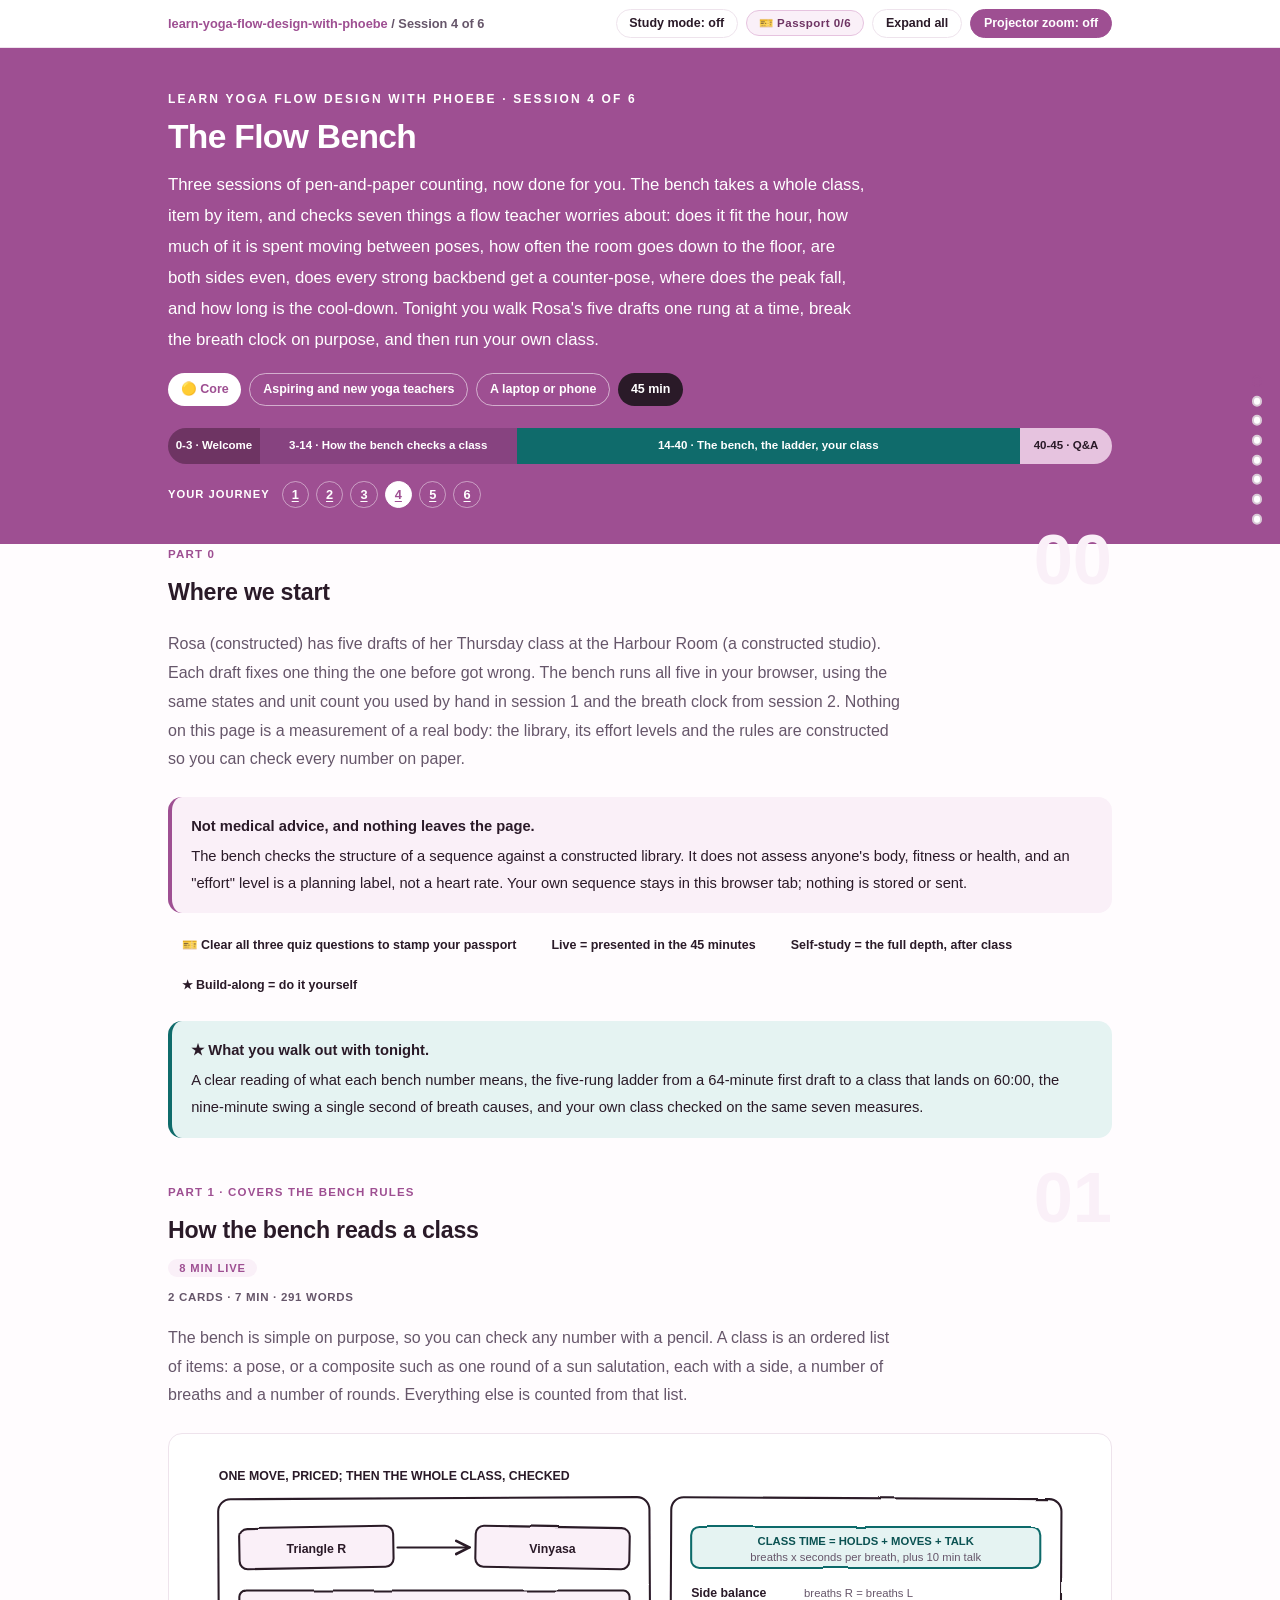
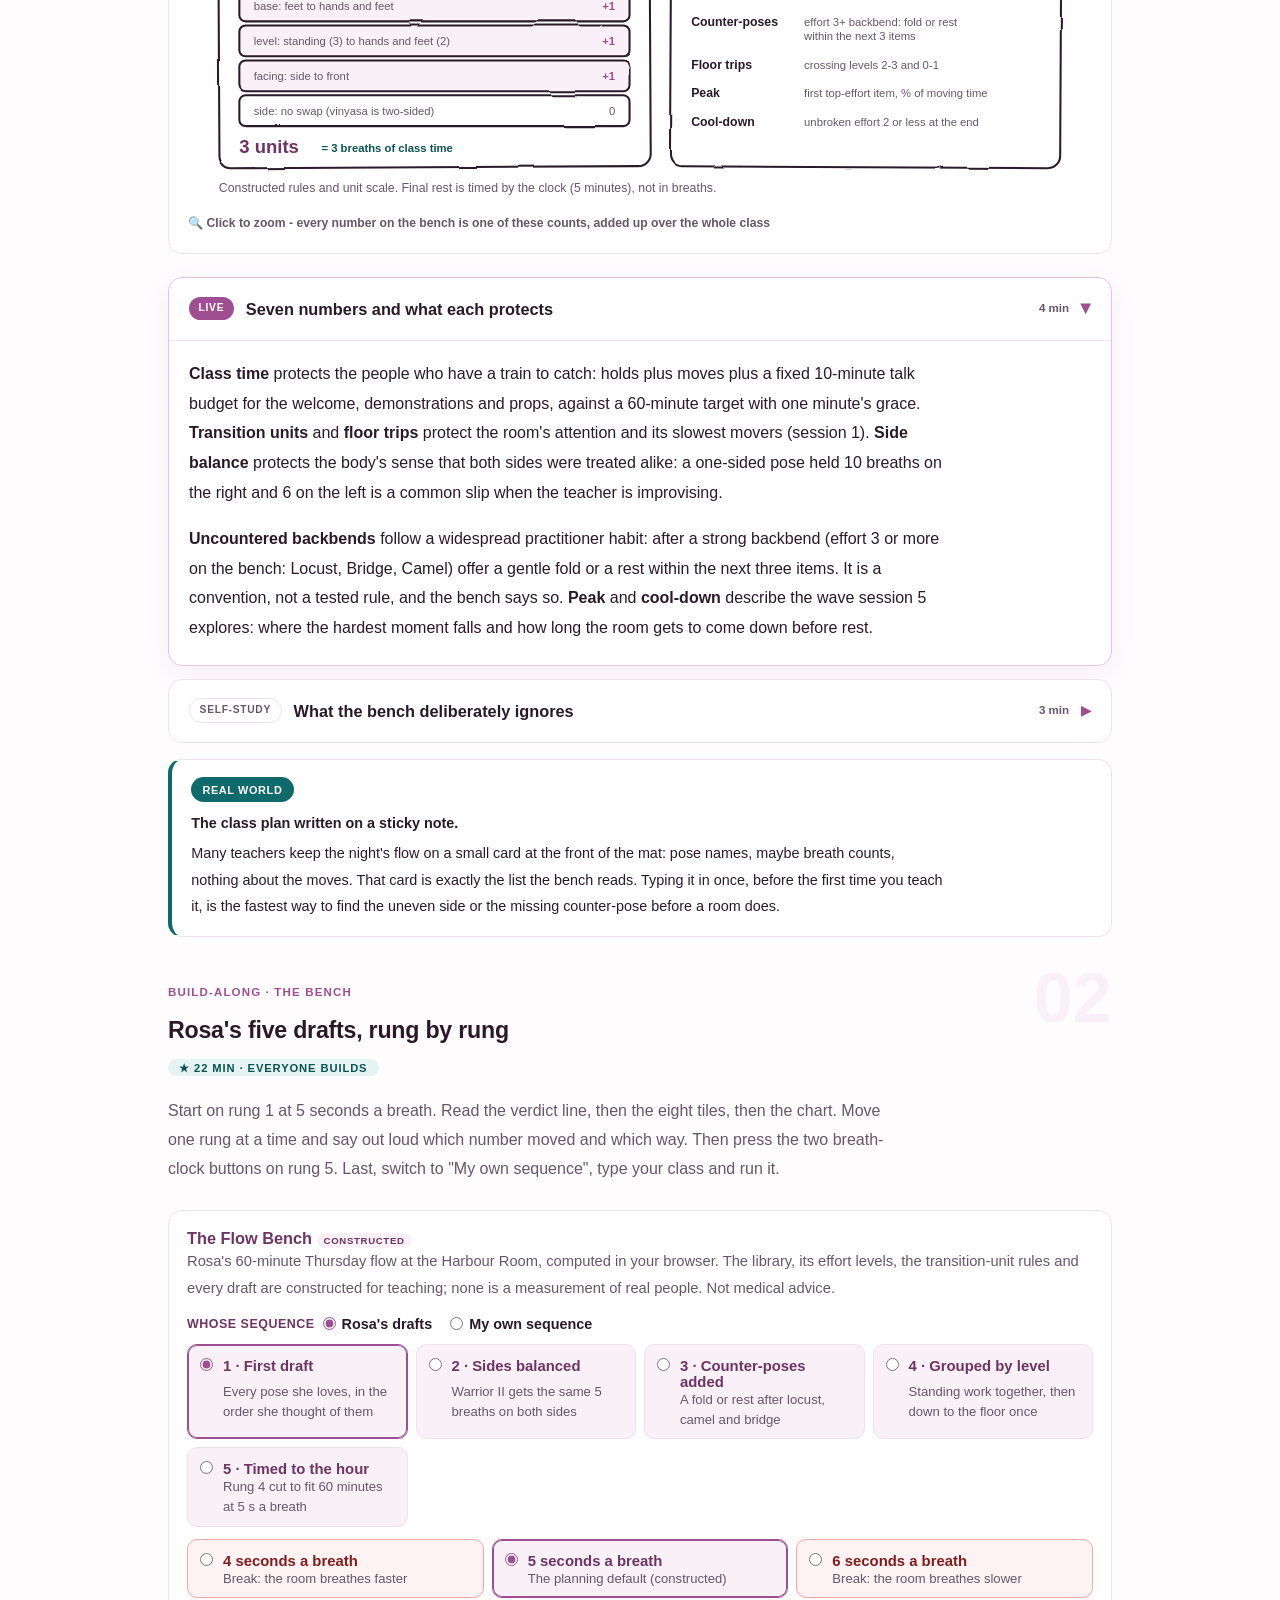
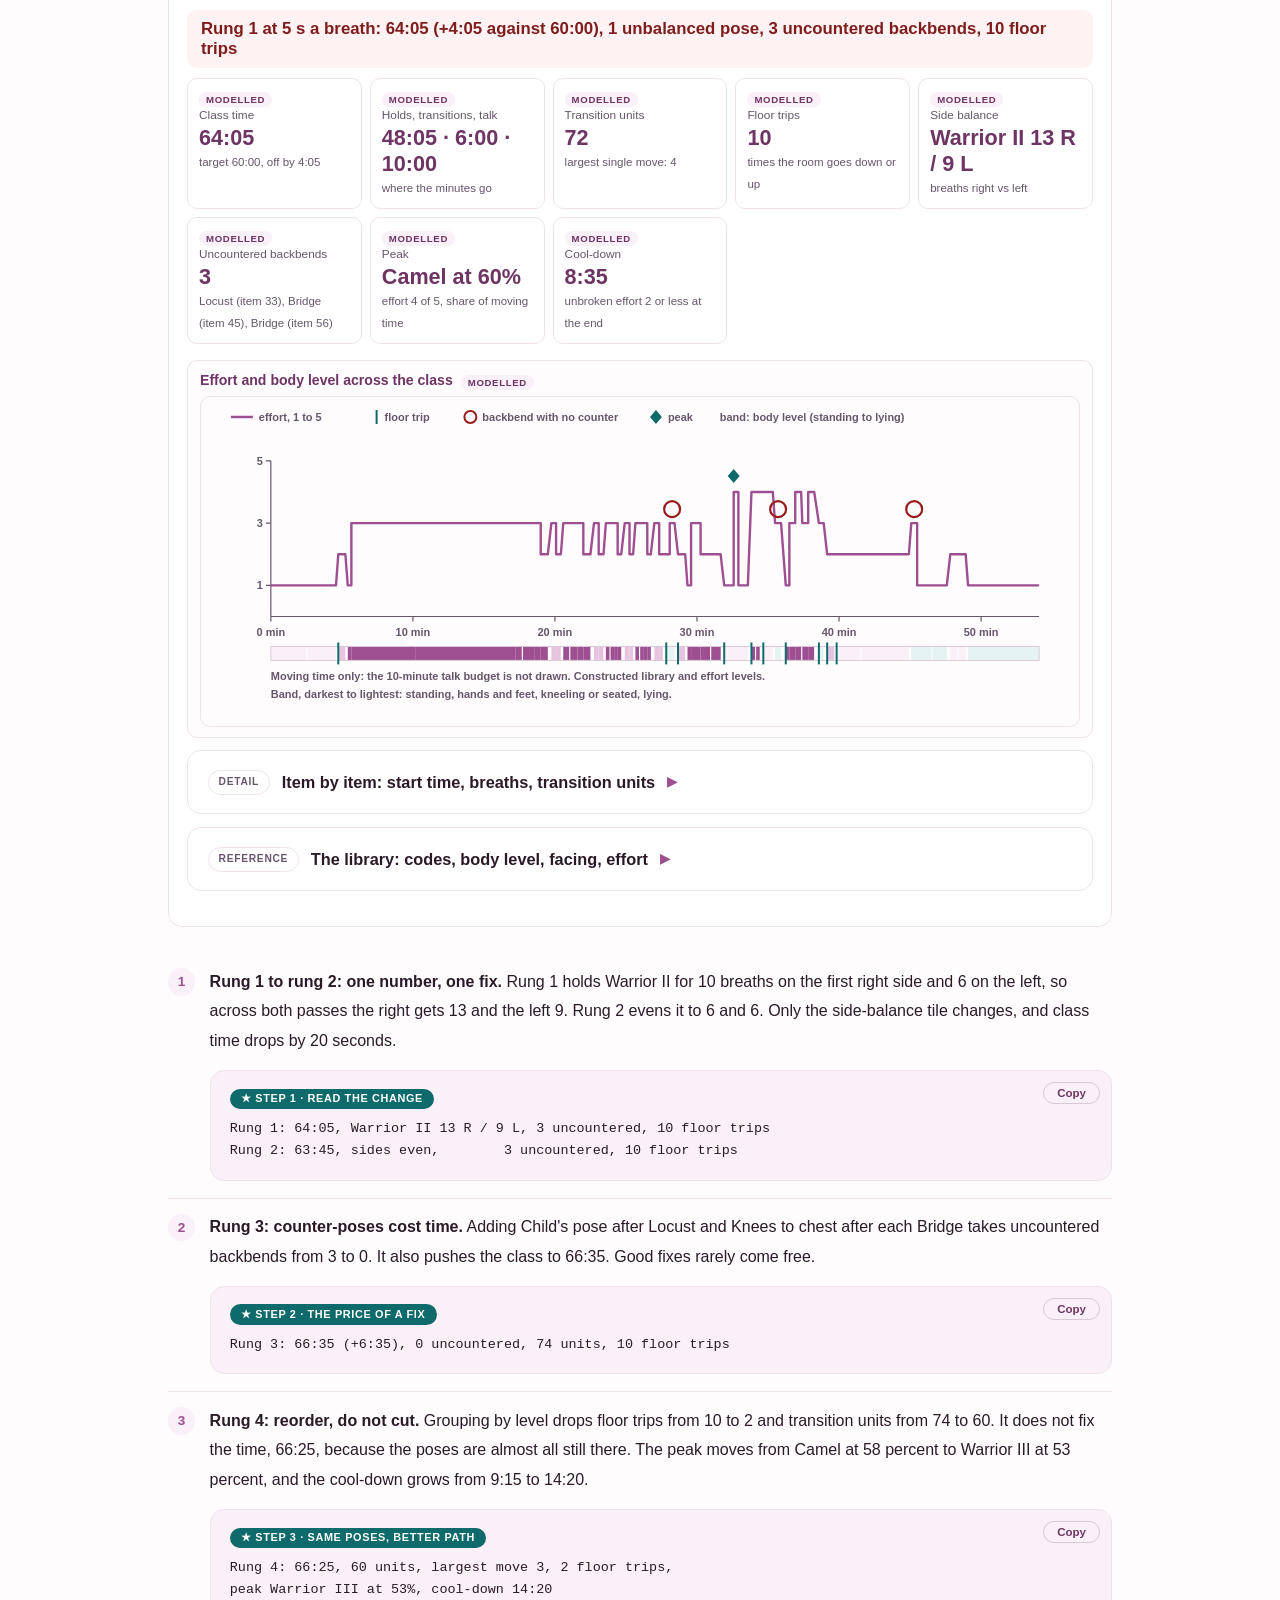
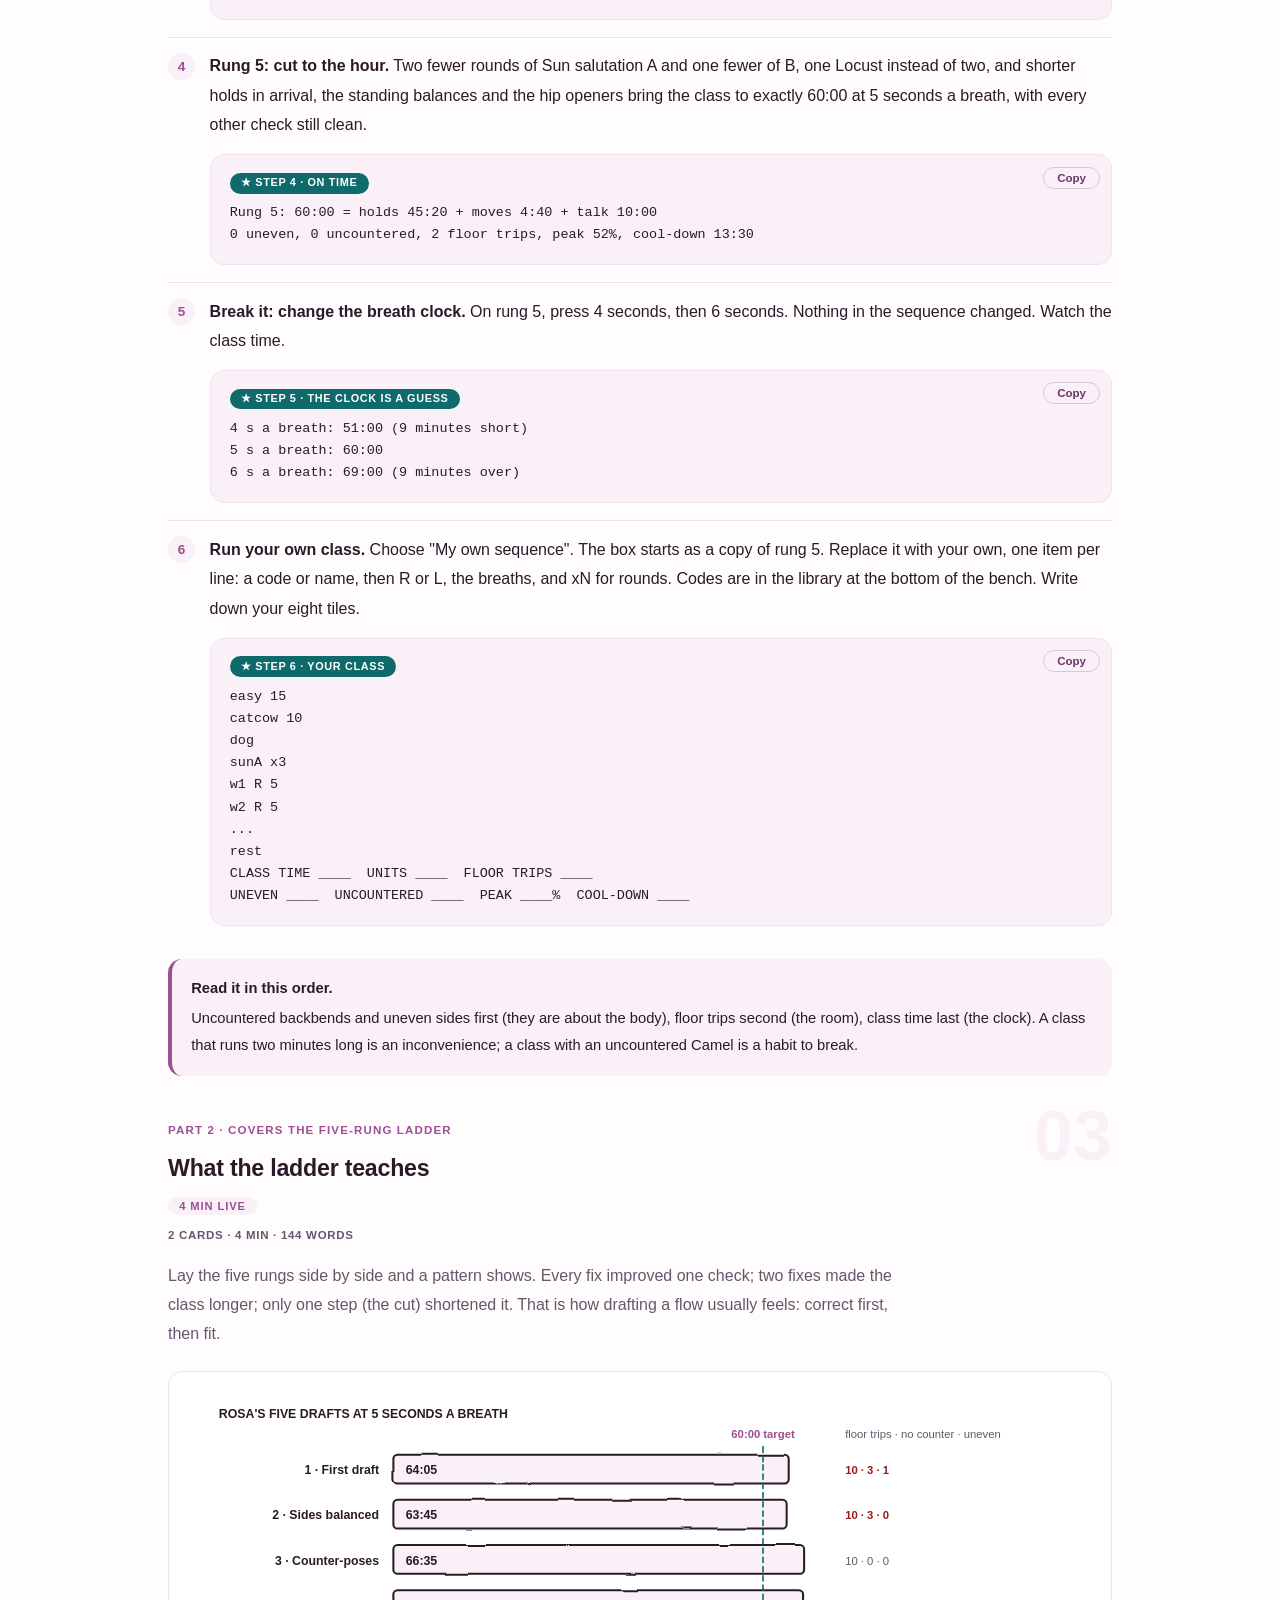
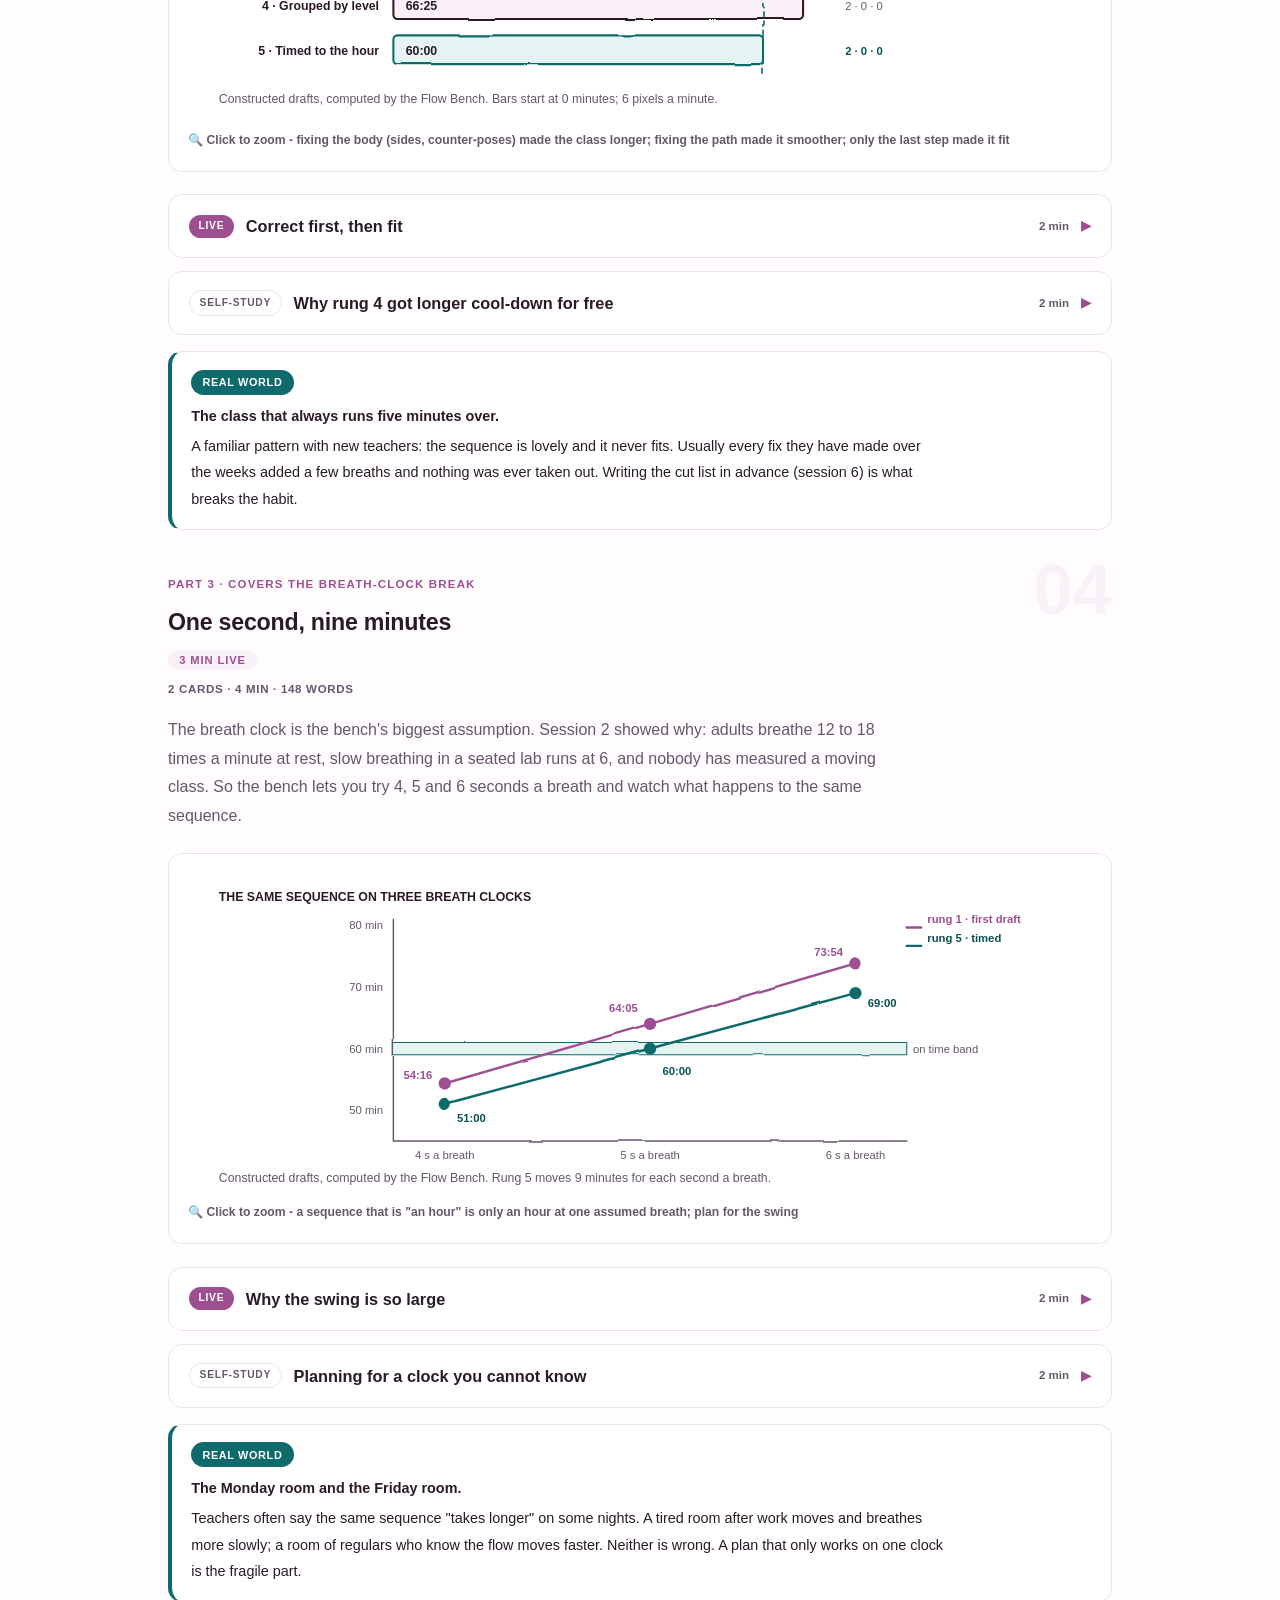
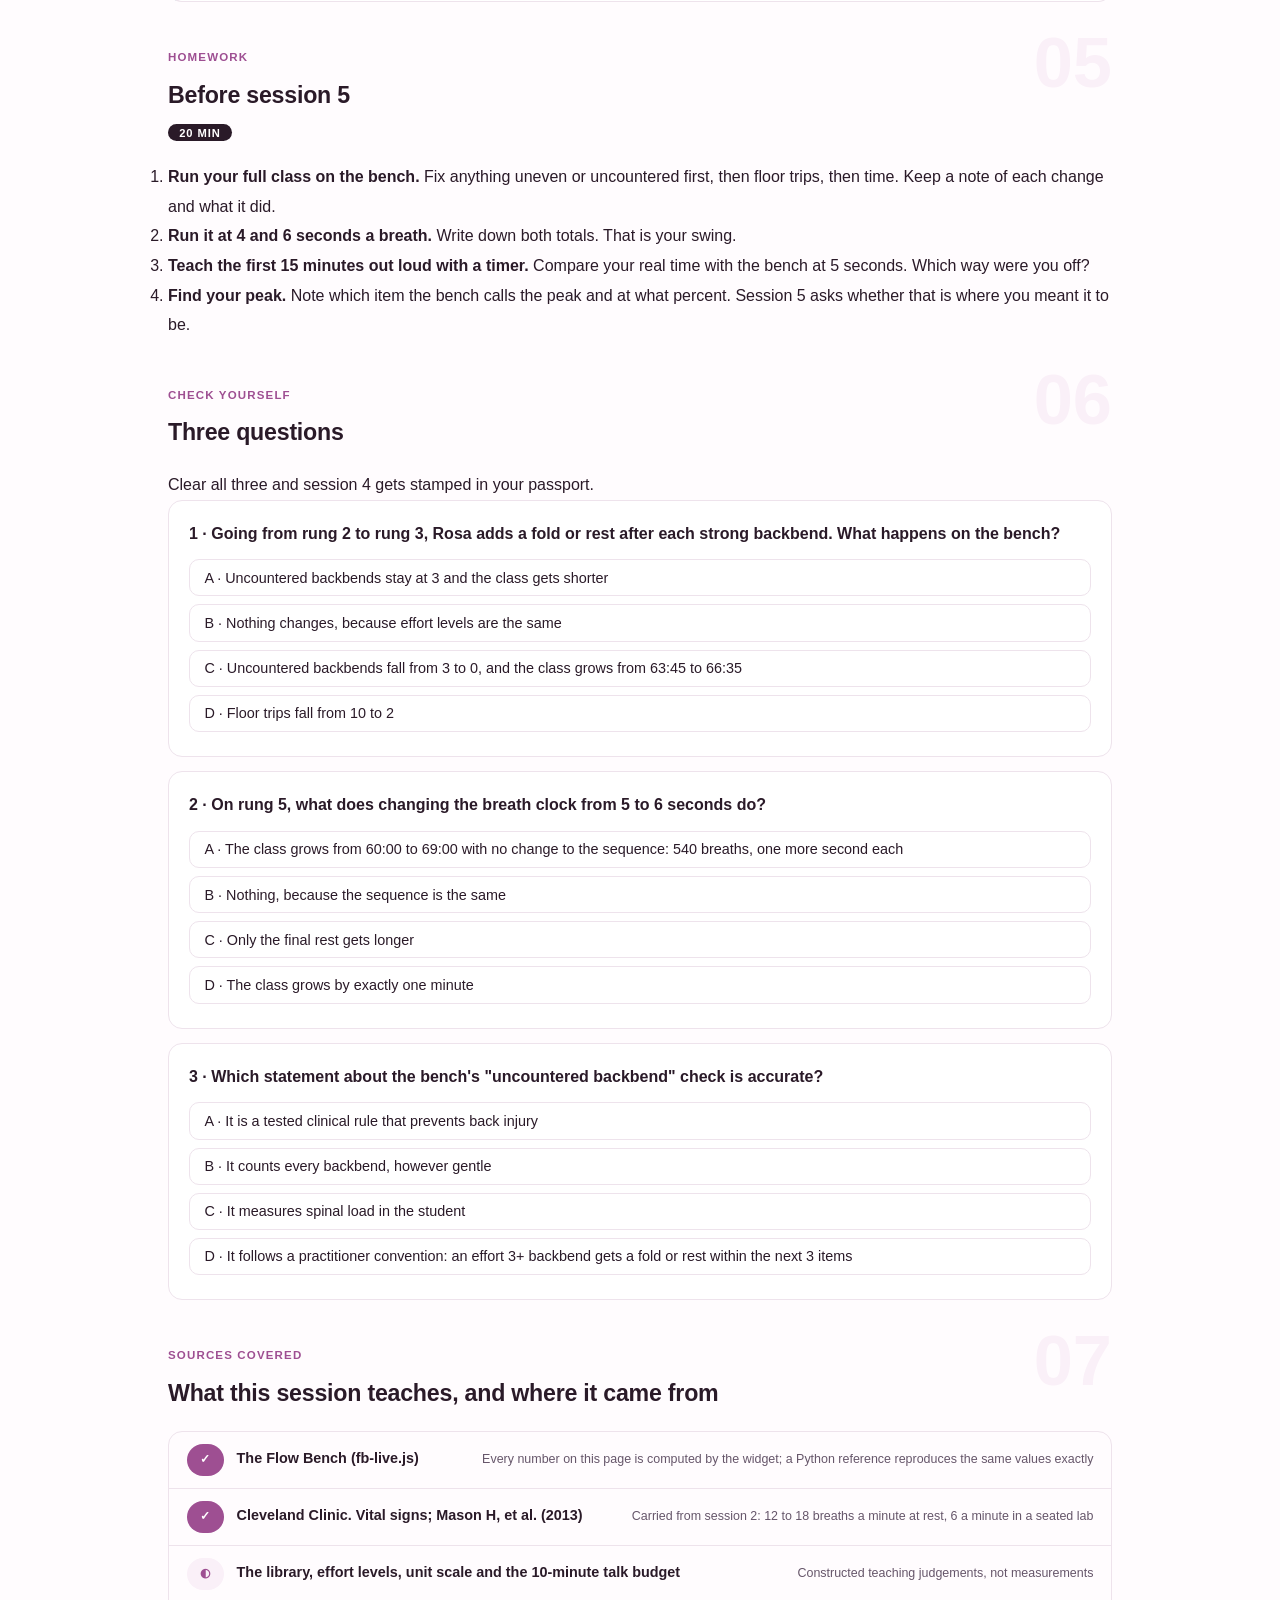
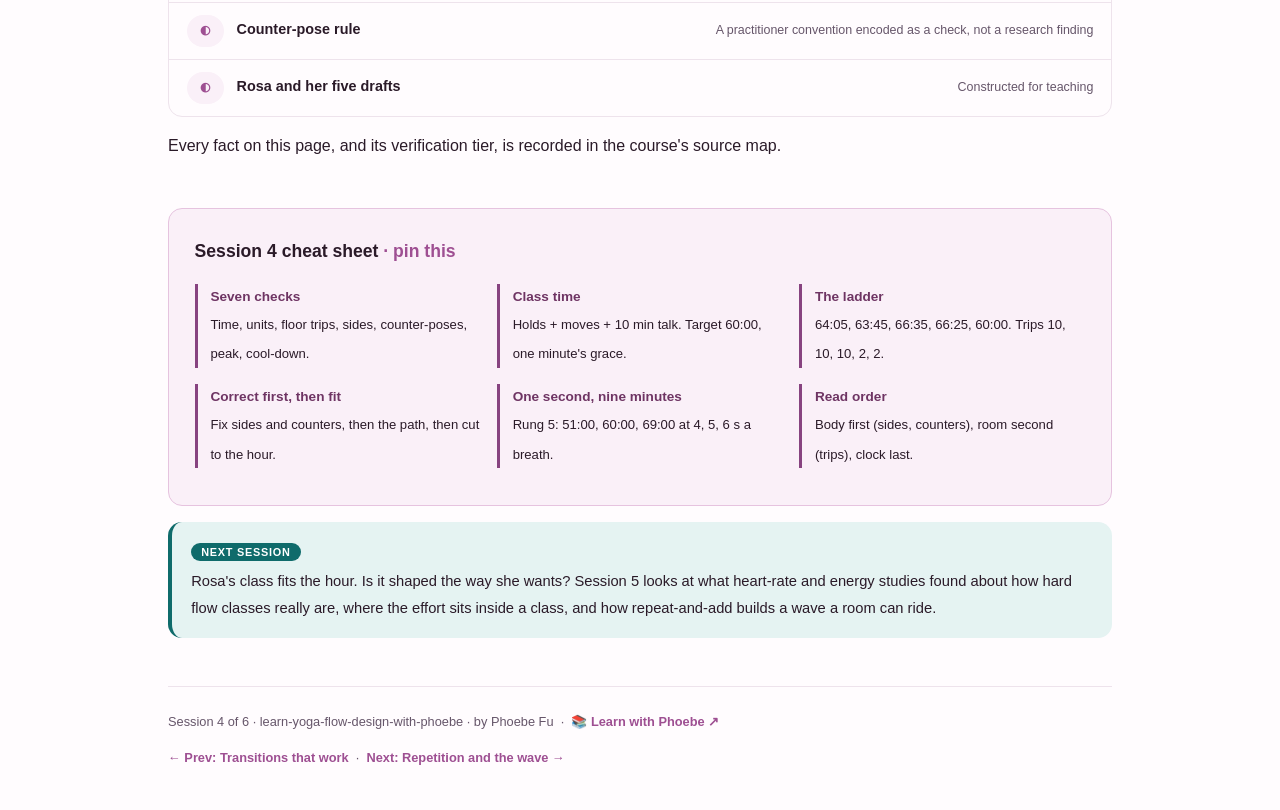
<file: courses/04-the-flow-bench.html>
<!DOCTYPE html>
<html lang="en">
<head>
<meta charset="UTF-8">
<meta name="viewport" content="width=device-width, initial-scale=1.0">
<!-- social:start -->
<meta name="description" content="Session 4 of 6. The Flow Bench: a 60-minute flow class checked in your browser for class time, transition units, floor trips, side balance, uncountered backbends, peak position and cool-down. Walk Rosa's five drafts, break the breath clock, then run your own sequence.">
<meta property="og:type" content="article">
<meta property="og:site_name" content="Learn with Phoebe">
<meta property="og:title" content="The Flow Bench - learn yoga flow design with phoebe">
<meta property="og:description" content="Session 4 of 6. Check a whole flow class in your browser: time, transitions, floor trips, sides, counter-poses and the wave.">
<meta property="og:url" content="https://phoebefu6.github.io/learn-yoga-flow-design-with-phoebe/courses/04-the-flow-bench.html">
<meta property="og:image" content="https://phoebefu6.github.io/learn-yoga-flow-design-with-phoebe/assets/og-cover.png">
<meta property="og:image:width" content="1200">
<meta property="og:image:height" content="630">
<meta name="twitter:card" content="summary_large_image">
<meta name="twitter:title" content="The Flow Bench - learn yoga flow design with phoebe">
<meta name="twitter:description" content="Session 4 of 6. A flow class checked in your browser, rung by rung.">
<meta name="twitter:image" content="https://phoebefu6.github.io/learn-yoga-flow-design-with-phoebe/assets/og-cover.png">
<!-- social:end -->
<title>Session 4 · The Flow Bench - learn yoga flow design with phoebe</title>
<link rel="stylesheet" href="../assets/style.css?v=1">
</head>
<body>

<div class="toolbar">
  <div class="wrap">
    <span class="crumb"><a href="../index.html">learn-yoga-flow-design-with-phoebe</a> / Session 4 of 6</span>
    <button class="btn" id="toggle-all" type="button">Expand all</button>
    <button class="btn primary" id="zoom-toggle" type="button">Projector zoom: off</button>
  </div>
</div>

<header class="masthead">
  <div class="wrap">
    <div class="eyebrow">Learn Yoga Flow Design with Phoebe · Session 4 of 6</div>
    <h1>The <span class="accent">Flow</span> Bench</h1>
    <p class="sub">Three sessions of pen-and-paper counting, now done for you. The bench takes a whole class, item by item, and checks seven things a flow teacher worries about: does it fit the hour, how much of it is spent moving between poses, how often the room goes down to the floor, are both sides even, does every strong backbend get a counter-pose, where does the peak fall, and how long is the cool-down. Tonight you walk Rosa's five drafts one rung at a time, break the breath clock on purpose, and then run your own class.</p>
    <div class="chip-row">
      <span class="chip level">🟡 Core</span>
      <span class="chip audience">Aspiring and new yoga teachers</span>
      <span class="chip audience">A laptop or phone</span>
      <span class="chip time">45 min</span>
    </div>
    <div class="agenda">
      <span class="a1" style="flex:1">0-3 · Welcome</span>
      <span class="a2" style="flex:3">3-14 · How the bench checks a class</span>
      <span class="a3" style="flex:6">14-40 · The bench, the ladder, your class</span>
      <span class="a4" style="flex:1">40-45 · Q&amp;A</span>
    </div>
  </div>
</header>

<main class="wrap">

  <section class="section" id="intro">
    <div class="section-kicker">
      <span class="klabel">Part 0</span>
      <h2>Where we start</h2>
    </div>
    <p class="lede">Rosa (constructed) has five drafts of her Thursday class at the Harbour Room (a constructed studio). Each draft fixes one thing the one before got wrong. The bench runs all five in your browser, using the same states and unit count you used by hand in session 1 and the breath clock from session 2. Nothing on this page is a measurement of a real body: the library, its effort levels and the rules are constructed so you can check every number on paper.</p>

    <div class="callout tip">
      <p><strong>Not medical advice, and nothing leaves the page.</strong> The bench checks the structure of a sequence against a constructed library. It does not assess anyone's body, fitness or health, and an "effort" level is a planning label, not a heart rate. Your own sequence stays in this browser tab; nothing is stored or sent.</p>
    </div>

    <div class="legend">
      <span class="pill">🎫 Clear all three quiz questions to stamp your passport</span>
      <span class="pill">Live = presented in the 45 minutes</span>
      <span class="pill">Self-study = the full depth, after class</span>
      <span class="pill">★ Build-along = do it yourself</span>
    </div>

    <div class="callout win">
      <p><strong>★ What you walk out with tonight.</strong> A clear reading of what each bench number means, the five-rung ladder from a 64-minute first draft to a class that lands on 60:00, the nine-minute swing a single second of breath causes, and your own class checked on the same seven measures.</p>
    </div>
  </section>

  <section class="section" id="part-1">
    <div class="section-kicker">
      <span class="klabel">Part 1 · covers the bench rules</span>
      <h2>How the bench reads a class</h2>
      <span class="tag concept">8 min live</span>
    </div>
    <p class="lede">The bench is simple on purpose, so you can check any number with a pencil. A class is an ordered list of items: a pose, or a composite such as one round of a sun salutation, each with a side, a number of breaths and a number of rounds. Everything else is counted from that list.</p>

    <figure class="zoomable">
      <svg viewBox="0 0 880 340" xmlns="http://www.w3.org/2000/svg" role="img" aria-label="How the bench prices one move and checks the whole class. One move, from Triangle right to a vinyasa: base changes from feet to hands and feet, plus 1; level drops from standing to hands and feet, plus 1; facing turns from side to front, plus 1; side does not swap, 0. Three units, three breaths of class time. Class time is holds plus transitions plus a fixed 10-minute talk budget. Whole-class checks: side balance, uncountered strong backbends, floor trips, peak position and cool-down.">
        <defs>
          <filter id="f4aSk" x="-3%" y="-3%" width="106%" height="106%"><feTurbulence type="fractalNoise" baseFrequency="0.02" numOctaves="2" seed="17" result="n"/><feDisplacementMap in="SourceGraphic" in2="n" scale="2.4" xChannelSelector="R" yChannelSelector="G"/></filter>
          <marker id="f4aAr" viewBox="0 0 10 10" refX="9" refY="5" markerWidth="8" markerHeight="8" orient="auto"><path d="M1 1 L9 5 L1 9" fill="none" stroke="#2A1A28" stroke-width="1.6" stroke-linecap="round"/></marker>
        </defs>
        <style>
          .f4aH { font: 800 12px Inter, sans-serif; fill: #2A1A28; }
          .f4aL { font: 600 12px Inter, sans-serif; fill: #2A1A28; }
          .f4aS { font: 400 11px Inter, sans-serif; fill: #66566A; }
          .f4aB { font: 800 11px Inter, sans-serif; fill: #0B5252; }
          .f4aA { font: 700 11px Inter, sans-serif; fill: #9E4F92; }
          .f4aV { font: 800 18px Inter, sans-serif; fill: #6E3463; }
          .f4aN { font: 400 12px Inter, sans-serif; fill: #66566A; }
        </style>

        <text class="f4aH" x="30" y="26">ONE MOVE, PRICED; THEN THE WHOLE CLASS, CHECKED</text>

        <g filter="url(#f4aSk)" fill="none" stroke="#2A1A28" stroke-width="2" stroke-linecap="round" stroke-linejoin="round">
          <rect x="30" y="44" width="420" height="262" rx="12" transform="rotate(-0.3 240 175)" fill="#FFFFFF"/>
          <rect x="50" y="72" width="150" height="40" rx="8" transform="rotate(-1 125 92)" fill="#FAF0F8"/>
          <rect x="280" y="72" width="150" height="40" rx="8" transform="rotate(1 355 92)" fill="#FAF0F8"/>
          <path d="M204 92 H274" marker-end="url(#f4aAr)"/>
          <rect x="50" y="134" width="380" height="30" rx="6" fill="#FAF0F8"/>
          <rect x="50" y="168" width="380" height="30" rx="6" fill="#FAF0F8"/>
          <rect x="50" y="202" width="380" height="30" rx="6" fill="#FAF0F8"/>
          <rect x="50" y="236" width="380" height="30" rx="6" fill="#FFFFFF"/>

          <rect x="470" y="44" width="380" height="262" rx="12" transform="rotate(0.3 660 175)" fill="#FFFFFF"/>
          <rect x="490" y="72" width="340" height="40" rx="8" fill="#E5F3F2" stroke="#0F6B6B"/>
        </g>

        <text class="f4aL" x="125" y="97" text-anchor="middle">Triangle R</text>
        <text class="f4aL" x="355" y="97" text-anchor="middle">Vinyasa</text>
        <text class="f4aS" x="64" y="153">base: feet to hands and feet</text>
        <text class="f4aA" x="416" y="153" text-anchor="end">+1</text>
        <text class="f4aS" x="64" y="187">level: standing (3) to hands and feet (2)</text>
        <text class="f4aA" x="416" y="187" text-anchor="end">+1</text>
        <text class="f4aS" x="64" y="221">facing: side to front</text>
        <text class="f4aA" x="416" y="221" text-anchor="end">+1</text>
        <text class="f4aS" x="64" y="255">side: no swap (vinyasa is two-sided)</text>
        <text class="f4aS" x="416" y="255" text-anchor="end">0</text>
        <text class="f4aV" x="50" y="292">3 units</text>
        <text class="f4aB" x="130" y="291">= 3 breaths of class time</text>

        <text class="f4aB" x="660" y="90" text-anchor="middle">CLASS TIME = HOLDS + MOVES + TALK</text>
        <text class="f4aS" x="660" y="105" text-anchor="middle">breaths x seconds per breath, plus 10 min talk</text>
        <text class="f4aL" x="490" y="140">Side balance</text>
        <text class="f4aS" x="600" y="140">breaths R = breaths L</text>
        <text class="f4aL" x="490" y="168">Counter-poses</text>
        <text class="f4aS" x="600" y="168">effort 3+ backbend: fold or rest</text>
        <text class="f4aS" x="600" y="182">within the next 3 items</text>
        <text class="f4aL" x="490" y="210">Floor trips</text>
        <text class="f4aS" x="600" y="210">crossing levels 2-3 and 0-1</text>
        <text class="f4aL" x="490" y="238">Peak</text>
        <text class="f4aS" x="600" y="238">first top-effort item, % of moving time</text>
        <text class="f4aL" x="490" y="266">Cool-down</text>
        <text class="f4aS" x="600" y="266">unbroken effort 2 or less at the end</text>

        <text class="f4aN" x="30" y="330">Constructed rules and unit scale. Final rest is timed by the clock (5 minutes), not in breaths.</text>
      </svg>
      <figcaption>🔍 Click to zoom - every number on the bench is one of these counts, added up over the whole class</figcaption>
    </figure>

    <details class="card" open>
      <summary><span class="mode live">Live</span>Seven numbers and what each protects<span class="mini">4 min</span><span class="caret">▶</span></summary>
      <div class="body">
        <p><strong>Class time</strong> protects the people who have a train to catch: holds plus moves plus a fixed 10-minute talk budget for the welcome, demonstrations and props, against a 60-minute target with one minute's grace. <strong>Transition units</strong> and <strong>floor trips</strong> protect the room's attention and its slowest movers (session 1). <strong>Side balance</strong> protects the body's sense that both sides were treated alike: a one-sided pose held 10 breaths on the right and 6 on the left is a common slip when the teacher is improvising.</p>
        <p><strong>Uncountered backbends</strong> follow a widespread practitioner habit: after a strong backbend (effort 3 or more on the bench: Locust, Bridge, Camel) offer a gentle fold or a rest within the next three items. It is a convention, not a tested rule, and the bench says so. <strong>Peak</strong> and <strong>cool-down</strong> describe the wave session 5 explores: where the hardest moment falls and how long the room gets to come down before rest.</p>
      </div>
    </details>

    <details class="card">
      <summary><span class="mode self">Self-study</span>What the bench deliberately ignores<span class="mini">3 min</span><span class="caret">▶</span></summary>
      <div class="body">
        <p>It does not know your students. Effort levels are teaching judgements on a 1 to 5 scale: two experienced teachers could place Chair or Triangle a level apart, and a person with tight hamstrings will find Standing forward fold harder than the label says. It does not know how long a real move takes; one unit costing one breath is a planning assumption, and session 2 showed nobody has measured breath rate in a moving class. And it does not judge whether a sequence is beautiful, which is still your job.</p>
        <p>The arc of one class and the peak-pose method come from <a href="https://phoebefu6.github.io/learn-yoga-theory-with-phoebe/courses/07-course-flow.html">Yoga Theory session 7 ↗</a>; the bench only measures the arc you chose. To check a multi-week programme instead of a single class, use the programme bench in <a href="https://phoebefu6.github.io/learn-yoga-course-design-with-phoebe/courses/04-the-programme-bench.html">Yoga Course Design session 4 ↗</a>.</p>
      </div>
    </details>

    <div class="callout example">
      <span class="ex-pill">Real world</span>
      <p><strong>The class plan written on a sticky note.</strong> Many teachers keep the night's flow on a small card at the front of the mat: pose names, maybe breath counts, nothing about the moves. That card is exactly the list the bench reads. Typing it in once, before the first time you teach it, is the fastest way to find the uneven side or the missing counter-pose before a room does.</p>
    </div>
  </section>

  <section class="section" id="demo-1">
    <div class="section-kicker">
      <span class="klabel">Build-along · the bench</span>
      <h2>Rosa's five drafts, rung by rung</h2>
      <span class="tag demo">★ 22 min · everyone builds</span>
    </div>
    <p class="lede">Start on rung 1 at 5 seconds a breath. Read the verdict line, then the eight tiles, then the chart. Move one rung at a time and say out loud which number moved and which way. Then press the two breath-clock buttons on rung 5. Last, switch to "My own sequence", type your class and run it.</p>

    <div id="flow-bench" data-live-bench></div>

    <div class="steps">
      <div class="step">
        <p><strong>Rung 1 to rung 2: one number, one fix.</strong> Rung 1 holds Warrior II for 10 breaths on the first right side and 6 on the left, so across both passes the right gets 13 and the left 9. Rung 2 evens it to 6 and 6. Only the side-balance tile changes, and class time drops by 20 seconds.</p>
        <div class="prompt-box good"><span class="label">★ Step 1 · read the change</span>Rung 1: 64:05, Warrior II 13 R / 9 L, 3 uncountered, 10 floor trips
Rung 2: 63:45, sides even,        3 uncountered, 10 floor trips</div>
      </div>
      <div class="step">
        <p><strong>Rung 3: counter-poses cost time.</strong> Adding Child's pose after Locust and Knees to chest after each Bridge takes uncountered backbends from 3 to 0. It also pushes the class to 66:35. Good fixes rarely come free.</p>
        <div class="prompt-box good"><span class="label">★ Step 2 · the price of a fix</span>Rung 3: 66:35 (+6:35), 0 uncountered, 74 units, 10 floor trips</div>
      </div>
      <div class="step">
        <p><strong>Rung 4: reorder, do not cut.</strong> Grouping by level drops floor trips from 10 to 2 and transition units from 74 to 60. It does not fix the time, 66:25, because the poses are almost all still there. The peak moves from Camel at 58 percent to Warrior III at 53 percent, and the cool-down grows from 9:15 to 14:20.</p>
        <div class="prompt-box good"><span class="label">★ Step 3 · same poses, better path</span>Rung 4: 66:25, 60 units, largest move 3, 2 floor trips,
peak Warrior III at 53%, cool-down 14:20</div>
      </div>
      <div class="step">
        <p><strong>Rung 5: cut to the hour.</strong> Two fewer rounds of Sun salutation A and one fewer of B, one Locust instead of two, and shorter holds in arrival, the standing balances and the hip openers bring the class to exactly 60:00 at 5 seconds a breath, with every other check still clean.</p>
        <div class="prompt-box good"><span class="label">★ Step 4 · on time</span>Rung 5: 60:00 = holds 45:20 + moves 4:40 + talk 10:00
0 uneven, 0 uncountered, 2 floor trips, peak 52%, cool-down 13:30</div>
      </div>
      <div class="step">
        <p><strong>Break it: change the breath clock.</strong> On rung 5, press 4 seconds, then 6 seconds. Nothing in the sequence changed. Watch the class time.</p>
        <div class="prompt-box good"><span class="label">★ Step 5 · the clock is a guess</span>4 s a breath: 51:00 (9 minutes short)
5 s a breath: 60:00
6 s a breath: 69:00 (9 minutes over)</div>
      </div>
      <div class="step">
        <p><strong>Run your own class.</strong> Choose "My own sequence". The box starts as a copy of rung 5. Replace it with your own, one item per line: a code or name, then R or L, the breaths, and xN for rounds. Codes are in the library at the bottom of the bench. Write down your eight tiles.</p>
        <div class="prompt-box good"><span class="label">★ Step 6 · your class</span>easy 15
catcow 10
dog
sunA x3
w1 R 5
w2 R 5
...
rest
CLASS TIME ____  UNITS ____  FLOOR TRIPS ____
UNEVEN ____  UNCOUNTERED ____  PEAK ____%  COOL-DOWN ____</div>
      </div>
    </div>

    <div class="callout tip">
      <p><strong>Read it in this order.</strong> Uncountered backbends and uneven sides first (they are about the body), floor trips second (the room), class time last (the clock). A class that runs two minutes long is an inconvenience; a class with an uncountered Camel is a habit to break.</p>
    </div>
  </section>

  <section class="section" id="part-2">
    <div class="section-kicker">
      <span class="klabel">Part 2 · covers the five-rung ladder</span>
      <h2>What the ladder teaches</h2>
      <span class="tag concept">4 min live</span>
    </div>
    <p class="lede">Lay the five rungs side by side and a pattern shows. Every fix improved one check; two fixes made the class longer; only one step (the cut) shortened it. That is how drafting a flow usually feels: correct first, then fit.</p>

    <figure class="zoomable">
      <svg viewBox="0 0 880 320" xmlns="http://www.w3.org/2000/svg" role="img" aria-label="Class time for Rosa's five drafts at 5 seconds a breath, against the 60-minute target. Rung 1, 64:05, 10 floor trips, 3 uncountered backbends, 1 uneven pose. Rung 2, 63:45, 10 trips, 3 uncountered, even. Rung 3, 66:35, 10 trips, 0 uncountered. Rung 4, 66:25, 2 trips, 0 uncountered. Rung 5, 60:00, 2 trips, 0 uncountered, even.">
        <defs>
          <filter id="f4bSk" x="-3%" y="-3%" width="106%" height="106%"><feTurbulence type="fractalNoise" baseFrequency="0.02" numOctaves="2" seed="53" result="n"/><feDisplacementMap in="SourceGraphic" in2="n" scale="2.4" xChannelSelector="R" yChannelSelector="G"/></filter>
          <pattern id="f4bHc" patternUnits="userSpaceOnUse" width="7" height="7" patternTransform="rotate(-38)"><line x1="0" y1="0" x2="0" y2="7" stroke="#9E4F92" stroke-width="1" opacity=".5"/></pattern>
        </defs>
        <style>
          .f4bH { font: 800 12px Inter, sans-serif; fill: #2A1A28; }
          .f4bL { font: 600 12px Inter, sans-serif; fill: #2A1A28; }
          .f4bS { font: 400 11px Inter, sans-serif; fill: #66566A; }
          .f4bB { font: 800 11px Inter, sans-serif; fill: #0B5252; }
          .f4bA { font: 700 11px Inter, sans-serif; fill: #9E4F92; }
          .f4bR { font: 800 11px Inter, sans-serif; fill: #991B1B; }
          .f4bN { font: 400 12px Inter, sans-serif; fill: #66566A; }
        </style>

        <text class="f4bH" x="30" y="26">ROSA'S FIVE DRAFTS AT 5 SECONDS A BREATH</text>
        <text class="f4bA" x="560" y="46" text-anchor="middle">60:00 target</text>
        <text class="f4bS" x="640" y="46">floor trips · no counter · uneven</text>

        <g filter="url(#f4bSk)" fill="none" stroke="#2A1A28" stroke-width="2" stroke-linecap="round" stroke-linejoin="round">
          <rect x="200" y="62" width="385" height="28" rx="4" fill="#FAF0F8"/>
          <rect x="200" y="106" width="383" height="28" rx="4" fill="#FAF0F8"/>
          <rect x="200" y="150" width="400" height="28" rx="4" fill="#FAF0F8"/>
          <rect x="200" y="194" width="399" height="28" rx="4" fill="#FAF0F8"/>
          <rect x="200" y="238" width="360" height="28" rx="4" fill="#E5F3F2" stroke="#0F6B6B"/>
          <path d="M560 54 V276" stroke="#0F6B6B" stroke-width="1.6" stroke-dasharray="5 4"/>
        </g>

        <text class="f4bL" x="186" y="81" text-anchor="end">1 · First draft</text>
        <text class="f4bL" x="186" y="125" text-anchor="end">2 · Sides balanced</text>
        <text class="f4bL" x="186" y="169" text-anchor="end">3 · Counter-poses</text>
        <text class="f4bL" x="186" y="213" text-anchor="end">4 · Grouped by level</text>
        <text class="f4bL" x="186" y="257" text-anchor="end">5 · Timed to the hour</text>
        <text class="f4bL" x="212" y="81">64:05</text>
        <text class="f4bL" x="212" y="125">63:45</text>
        <text class="f4bL" x="212" y="169">66:35</text>
        <text class="f4bL" x="212" y="213">66:25</text>
        <text class="f4bL" x="212" y="257">60:00</text>

        <text class="f4bR" x="640" y="81">10 · 3 · 1</text>
        <text class="f4bR" x="640" y="125">10 · 3 · 0</text>
        <text class="f4bS" x="640" y="169">10 · 0 · 0</text>
        <text class="f4bS" x="640" y="213">2 · 0 · 0</text>
        <text class="f4bB" x="640" y="257">2 · 0 · 0</text>

        <text class="f4bN" x="30" y="304">Constructed drafts, computed by the Flow Bench. Bars start at 0 minutes; 6 pixels a minute.</text>
      </svg>
      <figcaption>🔍 Click to zoom - fixing the body (sides, counter-poses) made the class longer; fixing the path made it smoother; only the last step made it fit</figcaption>
    </figure>

    <details class="card">
      <summary><span class="mode live">Live</span>Correct first, then fit<span class="mini">2 min</span><span class="caret">▶</span></summary>
      <div class="body">
        <p>A common instinct is to fix the time first, because it is the number the studio cares about. The ladder shows why that backfires: trimming rung 1 to an hour would have kept its uneven Warrior II and its three uncountered backbends, and rung 3's counter-poses would then have pushed it over again. Fix what the body needs, fix the path, then cut to fit, choosing cuts that do not undo the first two.</p>
      </div>
    </details>

    <details class="card">
      <summary><span class="mode self">Self-study</span>Why rung 4 got longer cool-down for free<span class="mini">2 min</span><span class="caret">▶</span></summary>
      <div class="body">
        <p>In rung 3 the last effort-3 item before rest is a Bridge near the end, so the cool-down (the unbroken run of effort 2 or less) is 9:15. Rung 4 moves the Bridges ahead of the hip openers and twists, so the run of gentle work at the end grows to 14:20 with no new poses. Order shapes the wave as much as pose choice does; session 5 uses that.</p>
      </div>
    </details>

    <div class="callout example">
      <span class="ex-pill">Real world</span>
      <p><strong>The class that always runs five minutes over.</strong> A familiar pattern with new teachers: the sequence is lovely and it never fits. Usually every fix they have made over the weeks added a few breaths and nothing was ever taken out. Writing the cut list in advance (session 6) is what breaks the habit.</p>
    </div>
  </section>

  <section class="section" id="part-3">
    <div class="section-kicker">
      <span class="klabel">Part 3 · covers the breath-clock break</span>
      <h2>One second, nine minutes</h2>
      <span class="tag concept">3 min live</span>
    </div>
    <p class="lede">The breath clock is the bench's biggest assumption. Session 2 showed why: adults breathe 12 to 18 times a minute at rest, slow breathing in a seated lab runs at 6, and nobody has measured a moving class. So the bench lets you try 4, 5 and 6 seconds a breath and watch what happens to the same sequence.</p>

    <figure class="zoomable">
      <svg viewBox="0 0 880 310" xmlns="http://www.w3.org/2000/svg" role="img" aria-label="Class time against seconds per breath for two drafts. Rung 1: 54:16 at 4 seconds, 64:05 at 5, 73:54 at 6. Rung 5: 51:00 at 4 seconds, 60:00 at 5, 69:00 at 6. Only rung 5 at 5 seconds lands in the 59 to 61 minute band.">
        <defs>
          <filter id="f4cSk" x="-3%" y="-3%" width="106%" height="106%"><feTurbulence type="fractalNoise" baseFrequency="0.02" numOctaves="2" seed="61" result="n"/><feDisplacementMap in="SourceGraphic" in2="n" scale="2.4" xChannelSelector="R" yChannelSelector="G"/></filter>
        </defs>
        <style>
          .f4cH { font: 800 12px Inter, sans-serif; fill: #2A1A28; }
          .f4cL { font: 600 12px Inter, sans-serif; fill: #2A1A28; }
          .f4cS { font: 400 11px Inter, sans-serif; fill: #66566A; }
          .f4cB { font: 800 11px Inter, sans-serif; fill: #0B5252; }
          .f4cA { font: 700 11px Inter, sans-serif; fill: #9E4F92; }
          .f4cN { font: 400 12px Inter, sans-serif; fill: #66566A; }
        </style>

        <text class="f4cH" x="30" y="26">THE SAME SEQUENCE ON THREE BREATH CLOCKS</text>
        <text class="f4cA" x="720" y="48">rung 1 · first draft</text>
        <text class="f4cB" x="720" y="66">rung 5 · timed</text>

        <g filter="url(#f4cSk)" fill="none" stroke="#2A1A28" stroke-width="2" stroke-linecap="round" stroke-linejoin="round">
          <rect x="200" y="164" width="500" height="12" fill="#E5F3F2" stroke="#0F6B6B" stroke-width="1"/>
          <path d="M200 260 H700 M200 260 V44" stroke="#66566A" stroke-width="1.4"/>
          <path d="M250 204 L450 146 L650 87" stroke="#9E4F92" stroke-width="2.4"/>
          <path d="M250 224 L450 170 L650 116" stroke="#0F6B6B" stroke-width="2.4"/>
          <circle cx="250" cy="204" r="5" fill="#9E4F92" stroke="#9E4F92"/>
          <circle cx="450" cy="146" r="5" fill="#9E4F92" stroke="#9E4F92"/>
          <circle cx="650" cy="87" r="5" fill="#9E4F92" stroke="#9E4F92"/>
          <circle cx="250" cy="224" r="5" fill="#0F6B6B" stroke="#0F6B6B"/>
          <circle cx="450" cy="170" r="5" fill="#0F6B6B" stroke="#0F6B6B"/>
          <circle cx="650" cy="116" r="5" fill="#0F6B6B" stroke="#0F6B6B"/>
          <path d="M700 52 h14" stroke="#9E4F92" stroke-width="2.4"/>
          <path d="M700 70 h14" stroke="#0F6B6B" stroke-width="2.4"/>
        </g>

        <text class="f4cS" x="190" y="234" text-anchor="end">50 min</text>
        <text class="f4cS" x="190" y="174" text-anchor="end">60 min</text>
        <text class="f4cS" x="190" y="114" text-anchor="end">70 min</text>
        <text class="f4cS" x="190" y="54" text-anchor="end">80 min</text>
        <text class="f4cS" x="250" y="278" text-anchor="middle">4 s a breath</text>
        <text class="f4cS" x="450" y="278" text-anchor="middle">5 s a breath</text>
        <text class="f4cS" x="650" y="278" text-anchor="middle">6 s a breath</text>

        <text class="f4cA" x="238" y="200" text-anchor="end">54:16</text>
        <text class="f4cA" x="438" y="134" text-anchor="end">64:05</text>
        <text class="f4cA" x="638" y="80" text-anchor="end">73:54</text>
        <text class="f4cB" x="262" y="242">51:00</text>
        <text class="f4cB" x="462" y="196">60:00</text>
        <text class="f4cB" x="662" y="130">69:00</text>
        <text class="f4cS" x="706" y="174">on time band</text>

        <text class="f4cN" x="30" y="300">Constructed drafts, computed by the Flow Bench. Rung 5 moves 9 minutes for each second a breath.</text>
      </svg>
      <figcaption>🔍 Click to zoom - a sequence that is "an hour" is only an hour at one assumed breath; plan for the swing</figcaption>
    </figure>

    <details class="card">
      <summary><span class="mode live">Live</span>Why the swing is so large<span class="mini">2 min</span><span class="caret">▶</span></summary>
      <div class="body">
        <p>Rung 5 has 484 breath-counted hold breaths and 56 transition units, 540 breaths in all. Each extra second on every breath adds 540 seconds: nine minutes. The 10-minute talk budget and the 5-minute final rest do not move, which is why the swing is the same nine minutes in both directions. A longer, slower class has an even bigger swing.</p>
      </div>
    </details>

    <details class="card">
      <summary><span class="mode self">Self-study</span>Planning for a clock you cannot know<span class="mini">2 min</span><span class="caret">▶</span></summary>
      <div class="body">
        <p>You cannot know in advance how fast a given room will breathe, and it will change across the hour. Three habits help. Plan at the middle value and write a cut list for running slow (session 6). Time yourself teaching the sequence once out loud, because your own pace while talking is a better guide than any number. And put your flexible items, the extra round and the second pass, in the middle of the class, where they can be dropped without touching the cool-down or the rest.</p>
      </div>
    </details>

    <div class="callout example">
      <span class="ex-pill">Real world</span>
      <p><strong>The Monday room and the Friday room.</strong> Teachers often say the same sequence "takes longer" on some nights. A tired room after work moves and breathes more slowly; a room of regulars who know the flow moves faster. Neither is wrong. A plan that only works on one clock is the fragile part.</p>
    </div>
  </section>

  <section class="section" id="exercise">
    <div class="section-kicker">
      <span class="klabel">Homework</span>
      <h2>Before session 5</h2>
      <span class="tag exercise">20 min</span>
    </div>
    <ol>
      <li><strong>Run your full class on the bench.</strong> Fix anything uneven or uncountered first, then floor trips, then time. Keep a note of each change and what it did.</li>
      <li><strong>Run it at 4 and 6 seconds a breath.</strong> Write down both totals. That is your swing.</li>
      <li><strong>Teach the first 15 minutes out loud with a timer.</strong> Compare your real time with the bench at 5 seconds. Which way were you off?</li>
      <li><strong>Find your peak.</strong> Note which item the bench calls the peak and at what percent. Session 5 asks whether that is where you meant it to be.</li>
    </ol>
  </section>

  <section class="section" id="quiz">
    <div class="section-kicker">
      <span class="klabel">Check yourself</span>
      <h2>Three questions</h2>
    </div>
    <p>Clear all three and session 4 gets stamped in your passport.</p>

    <div class="quiz-q" data-answer="2">
      <p class="qtext">1 · Going from rung 2 to rung 3, Rosa adds a fold or rest after each strong backbend. What happens on the bench?</p>
      <button class="qopt" type="button">A · Uncountered backbends stay at 3 and the class gets shorter</button>
      <button class="qopt" type="button">B · Nothing changes, because effort levels are the same</button>
      <button class="qopt" type="button">C · Uncountered backbends fall from 3 to 0, and the class grows from 63:45 to 66:35</button>
      <button class="qopt" type="button">D · Floor trips fall from 10 to 2</button>
      <p class="qwhy">Counter-poses take breaths. Floor trips only fall at rung 4, when the order is grouped by level. Correct first, then fit.</p>
    </div>

    <div class="quiz-q" data-answer="0">
      <p class="qtext">2 · On rung 5, what does changing the breath clock from 5 to 6 seconds do?</p>
      <button class="qopt" type="button">A · The class grows from 60:00 to 69:00 with no change to the sequence: 540 breaths, one more second each</button>
      <button class="qopt" type="button">B · Nothing, because the sequence is the same</button>
      <button class="qopt" type="button">C · Only the final rest gets longer</button>
      <button class="qopt" type="button">D · The class grows by exactly one minute</button>
      <p class="qwhy">Rung 5 has 484 hold breaths and 56 transition units. The talk budget and the clock-timed final rest do not move, so the swing is 9 minutes each way.</p>
    </div>

    <div class="quiz-q" data-answer="3">
      <p class="qtext">3 · Which statement about the bench's "uncountered backbend" check is accurate?</p>
      <button class="qopt" type="button">A · It is a tested clinical rule that prevents back injury</button>
      <button class="qopt" type="button">B · It counts every backbend, however gentle</button>
      <button class="qopt" type="button">C · It measures spinal load in the student</button>
      <button class="qopt" type="button">D · It follows a practitioner convention: an effort 3+ backbend gets a fold or rest within the next 3 items</button>
      <p class="qwhy">It encodes a common teaching habit, not a research finding, and it does not measure anyone's body. The bench labels every number modelled.</p>
    </div>

    <p class="quiz-score"></p>
  </section>

  <section class="section" id="official">
    <div class="section-kicker">
      <span class="klabel">Sources covered</span>
      <h2>What this session teaches, and where it came from</h2>
    </div>
    <div class="covered">
      <div class="covered-row"><span class="status pill solid">✓</span><span class="name">The Flow Bench (fb-live.js)</span><span class="note">Every number on this page is computed by the widget; a Python reference reproduces the same values exactly</span></div>
      <div class="covered-row"><span class="status pill solid">✓</span><span class="name">Cleveland Clinic. Vital signs; Mason H, et al. (2013)</span><span class="note">Carried from session 2: 12 to 18 breaths a minute at rest, 6 a minute in a seated lab</span></div>
      <div class="covered-row"><span class="status pill light">◐</span><span class="name">The library, effort levels, unit scale and the 10-minute talk budget</span><span class="note">Constructed teaching judgements, not measurements</span></div>
      <div class="covered-row"><span class="status pill light">◐</span><span class="name">Counter-pose rule</span><span class="note">A practitioner convention encoded as a check, not a research finding</span></div>
      <div class="covered-row"><span class="status pill light">◐</span><span class="name">Rosa and her five drafts</span><span class="note">Constructed for teaching</span></div>
    </div>
    <p class="mono" style="margin-top:14px">Every fact on this page, and its verification tier, is recorded in the course's source map.</p>
  </section>

  <section class="cheat" id="cheatsheet">
    <h3>Session 4 cheat sheet <span>· pin this</span></h3>
    <div class="grid-2">
      <div class="cheat-item"><b>Seven checks</b><span>Time, units, floor trips, sides, counter-poses, peak, cool-down.</span></div>
      <div class="cheat-item"><b>Class time</b><span>Holds + moves + 10 min talk. Target 60:00, one minute's grace.</span></div>
      <div class="cheat-item"><b>The ladder</b><span>64:05, 63:45, 66:35, 66:25, 60:00. Trips 10, 10, 10, 2, 2.</span></div>
      <div class="cheat-item"><b>Correct first, then fit</b><span>Fix sides and counters, then the path, then cut to the hour.</span></div>
      <div class="cheat-item"><b>One second, nine minutes</b><span>Rung 5: 51:00, 60:00, 69:00 at 4, 5, 6 s a breath.</span></div>
      <div class="cheat-item"><b>Read order</b><span>Body first (sides, counters), room second (trips), clock last.</span></div>
    </div>
  </section>

  <div class="callout next">
    <span class="nx-pill">Next session</span>
    <p>Rosa's class fits the hour. Is it shaped the way she wants? Session 5 looks at what heart-rate and energy studies found about how hard flow classes really are, where the effort sits inside a class, and how repeat-and-add builds a wave a room can ride.</p>
  </div>

  <footer class="pagefoot">
    <span>Session 4 of 6 · learn-yoga-flow-design-with-phoebe · by Phoebe Fu &nbsp;·&nbsp; 📚 <a href="https://phoebefu6.github.io/learn-with-phoebe/">Learn with Phoebe ↗</a></span>
    <span><a href="03-transitions-that-work.html">← Prev: Transitions that work</a> &nbsp;·&nbsp; <a href="05-repetition-and-the-wave.html">Next: Repetition and the wave →</a></span>
  </footer>

</main>

<script src="../assets/fb-data.js?v=1"></script>
<script src="../assets/fb-live.js?v=1"></script>
<script src="../assets/app.js?v=1"></script>
</body>
</html>
</file>
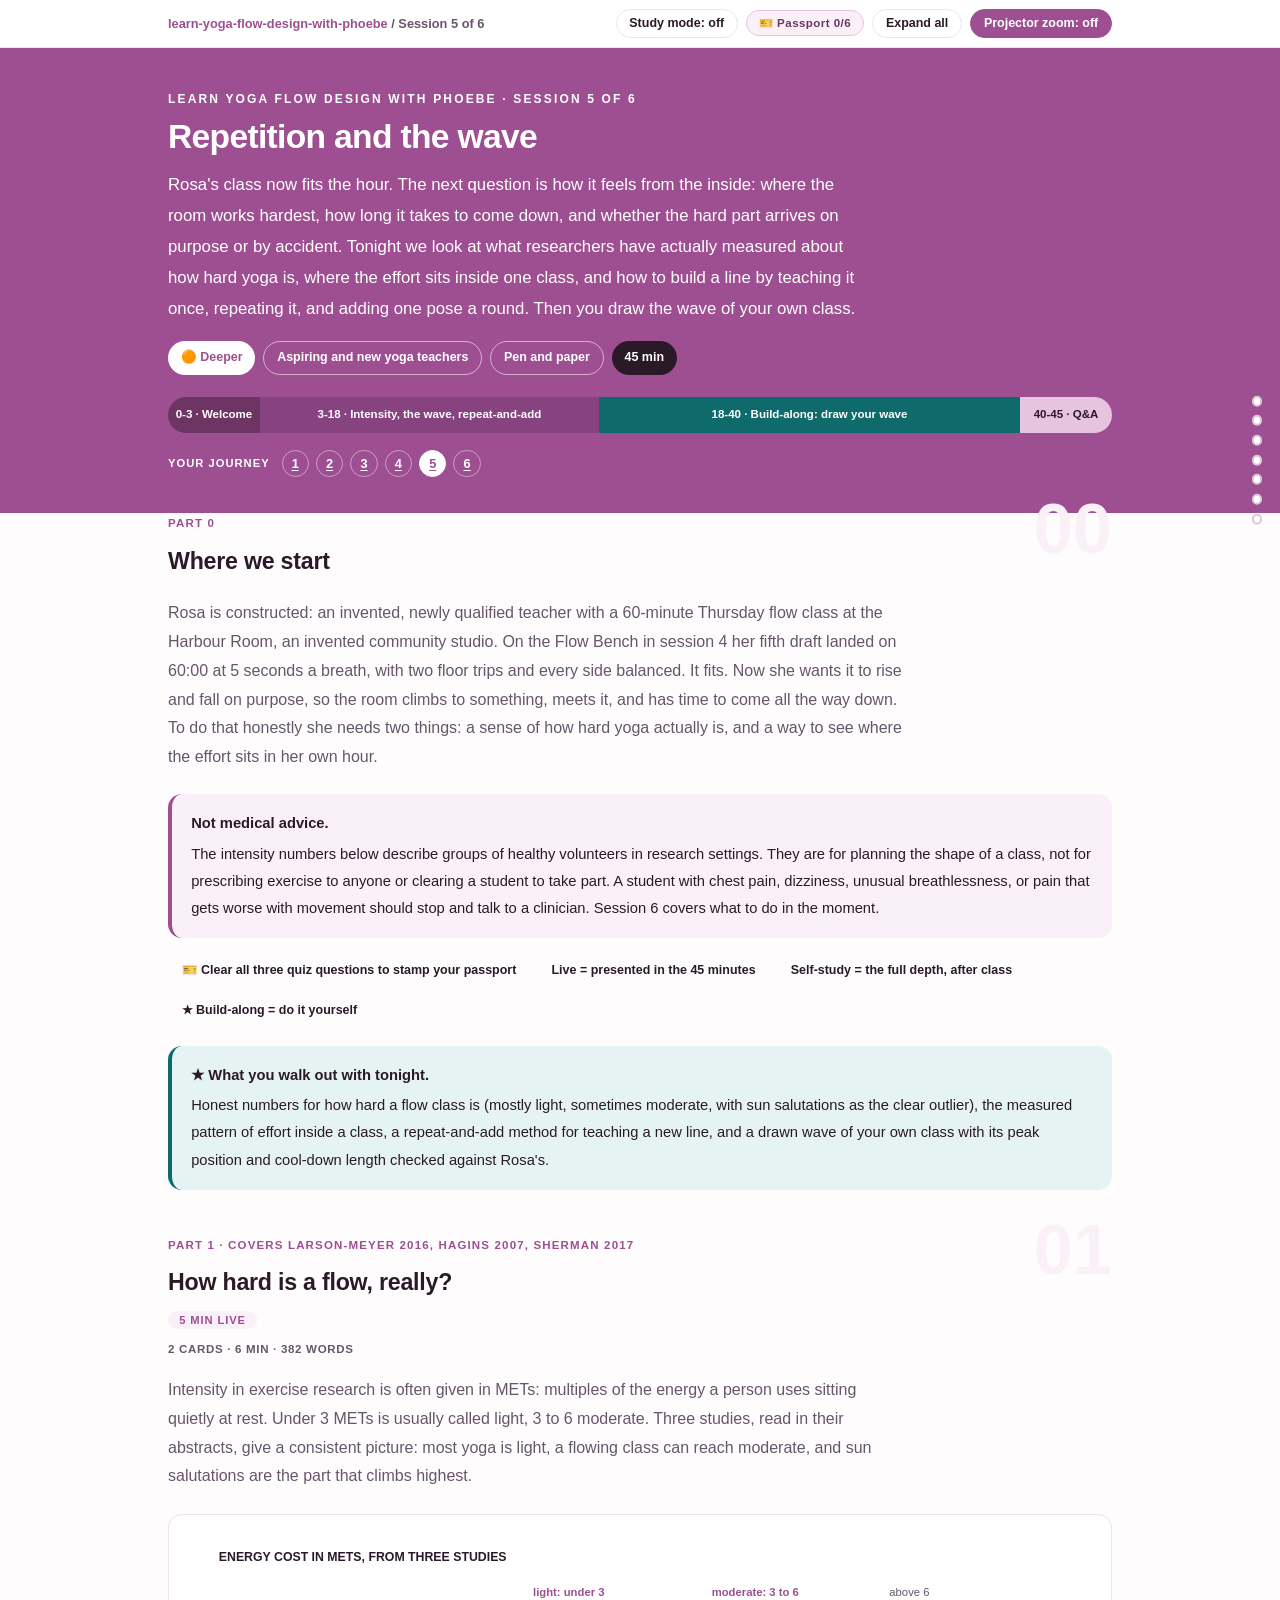
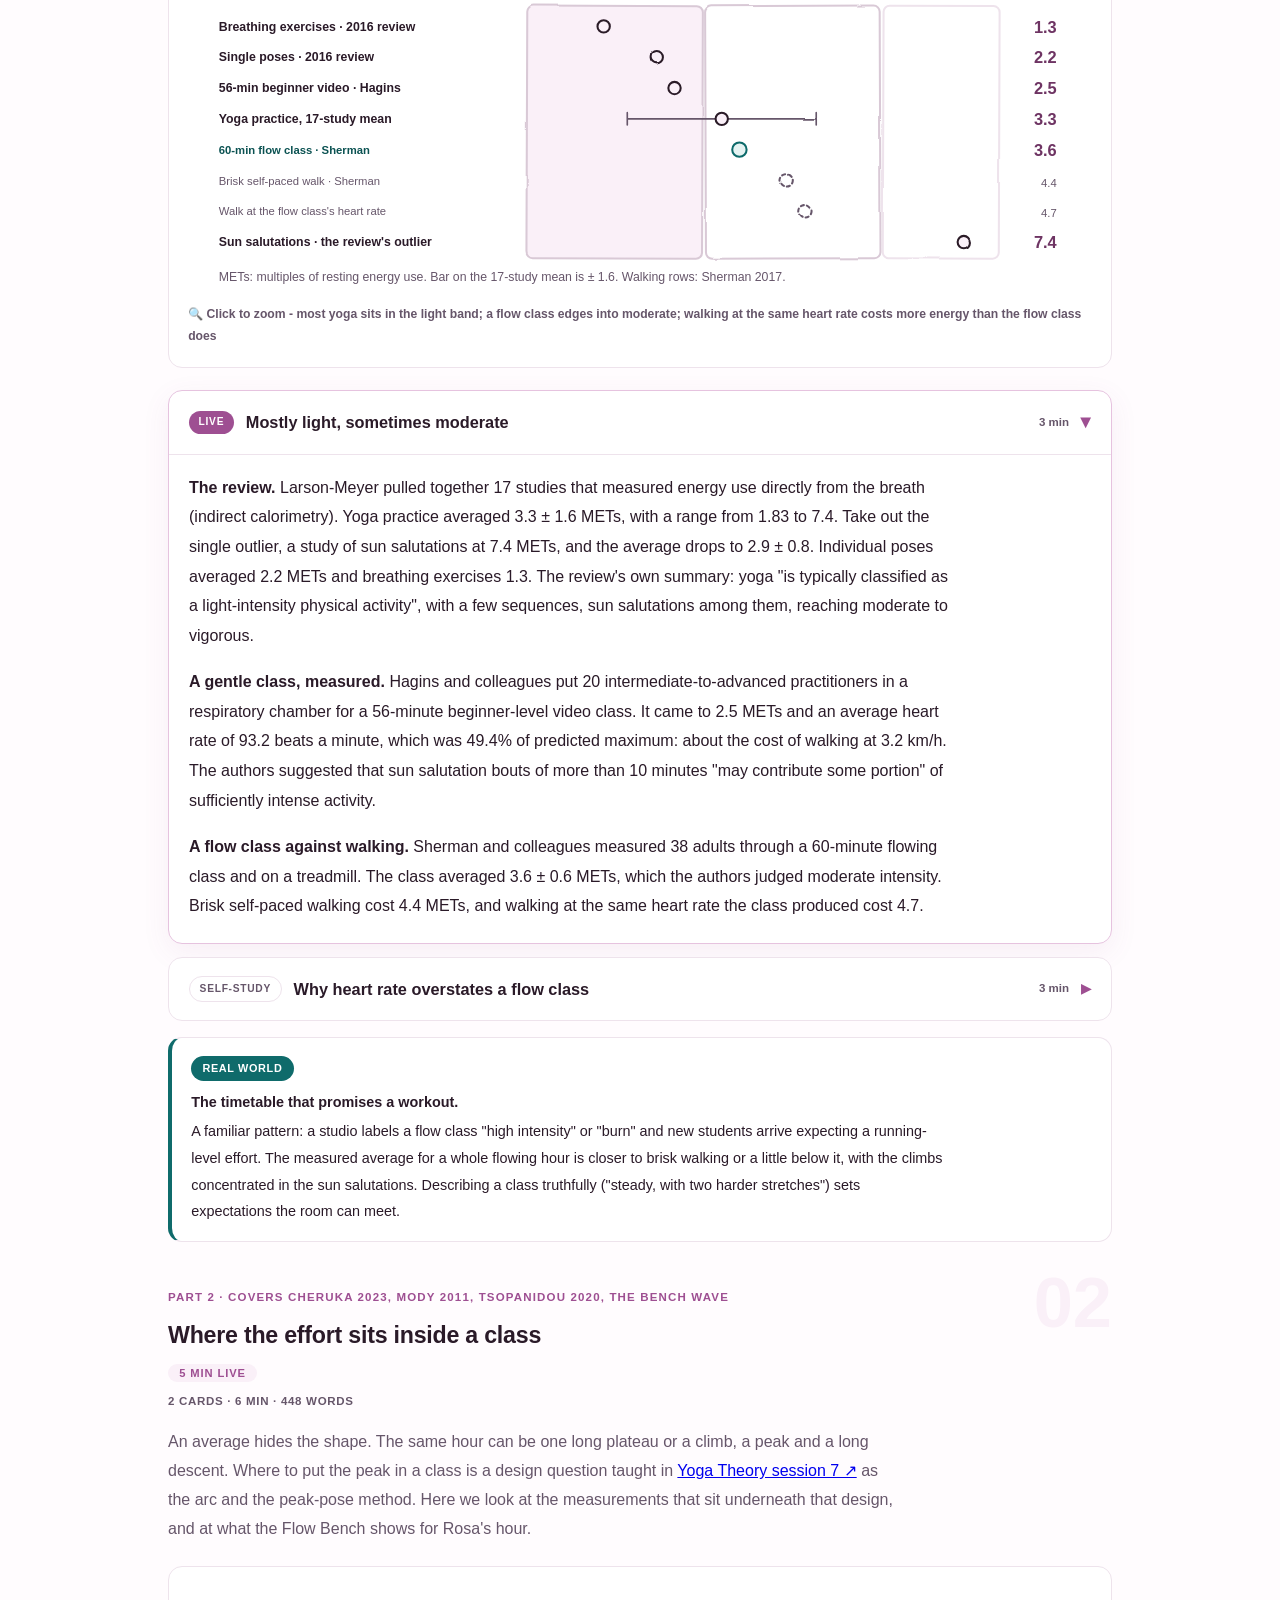
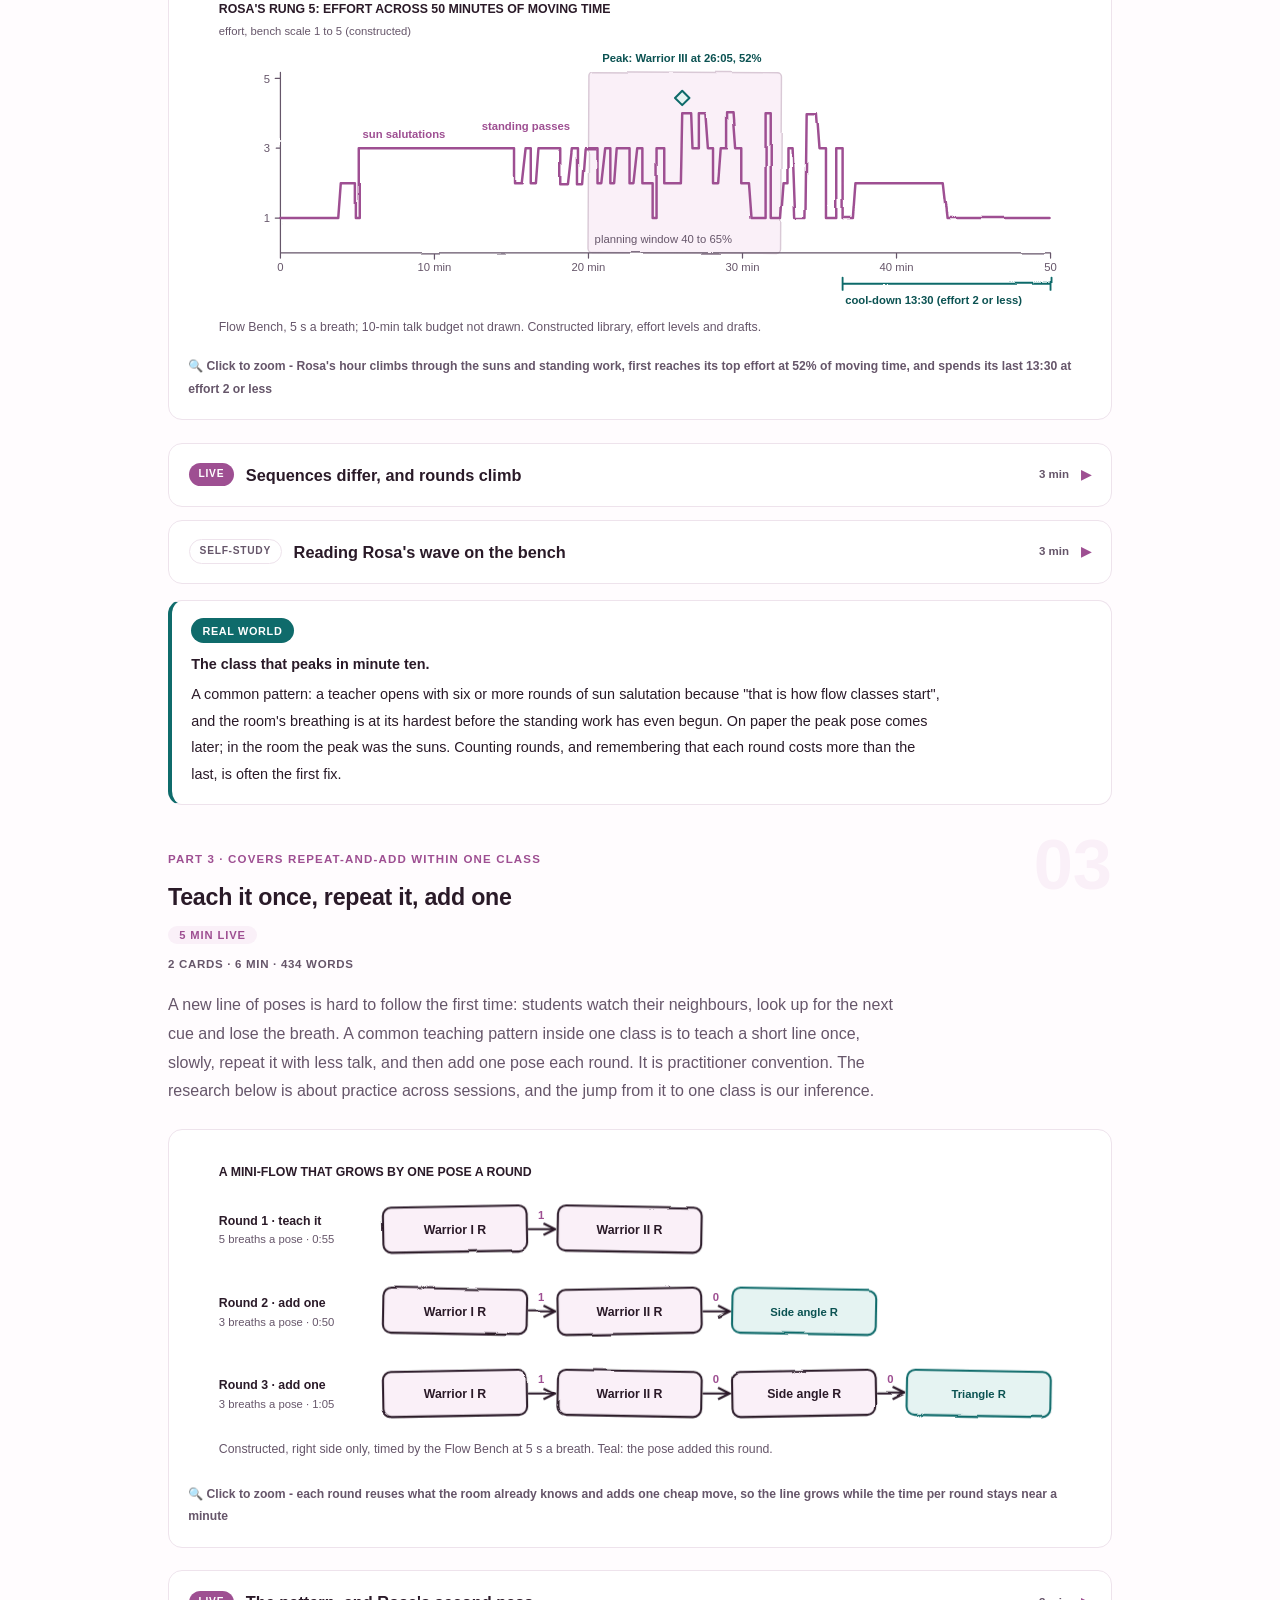
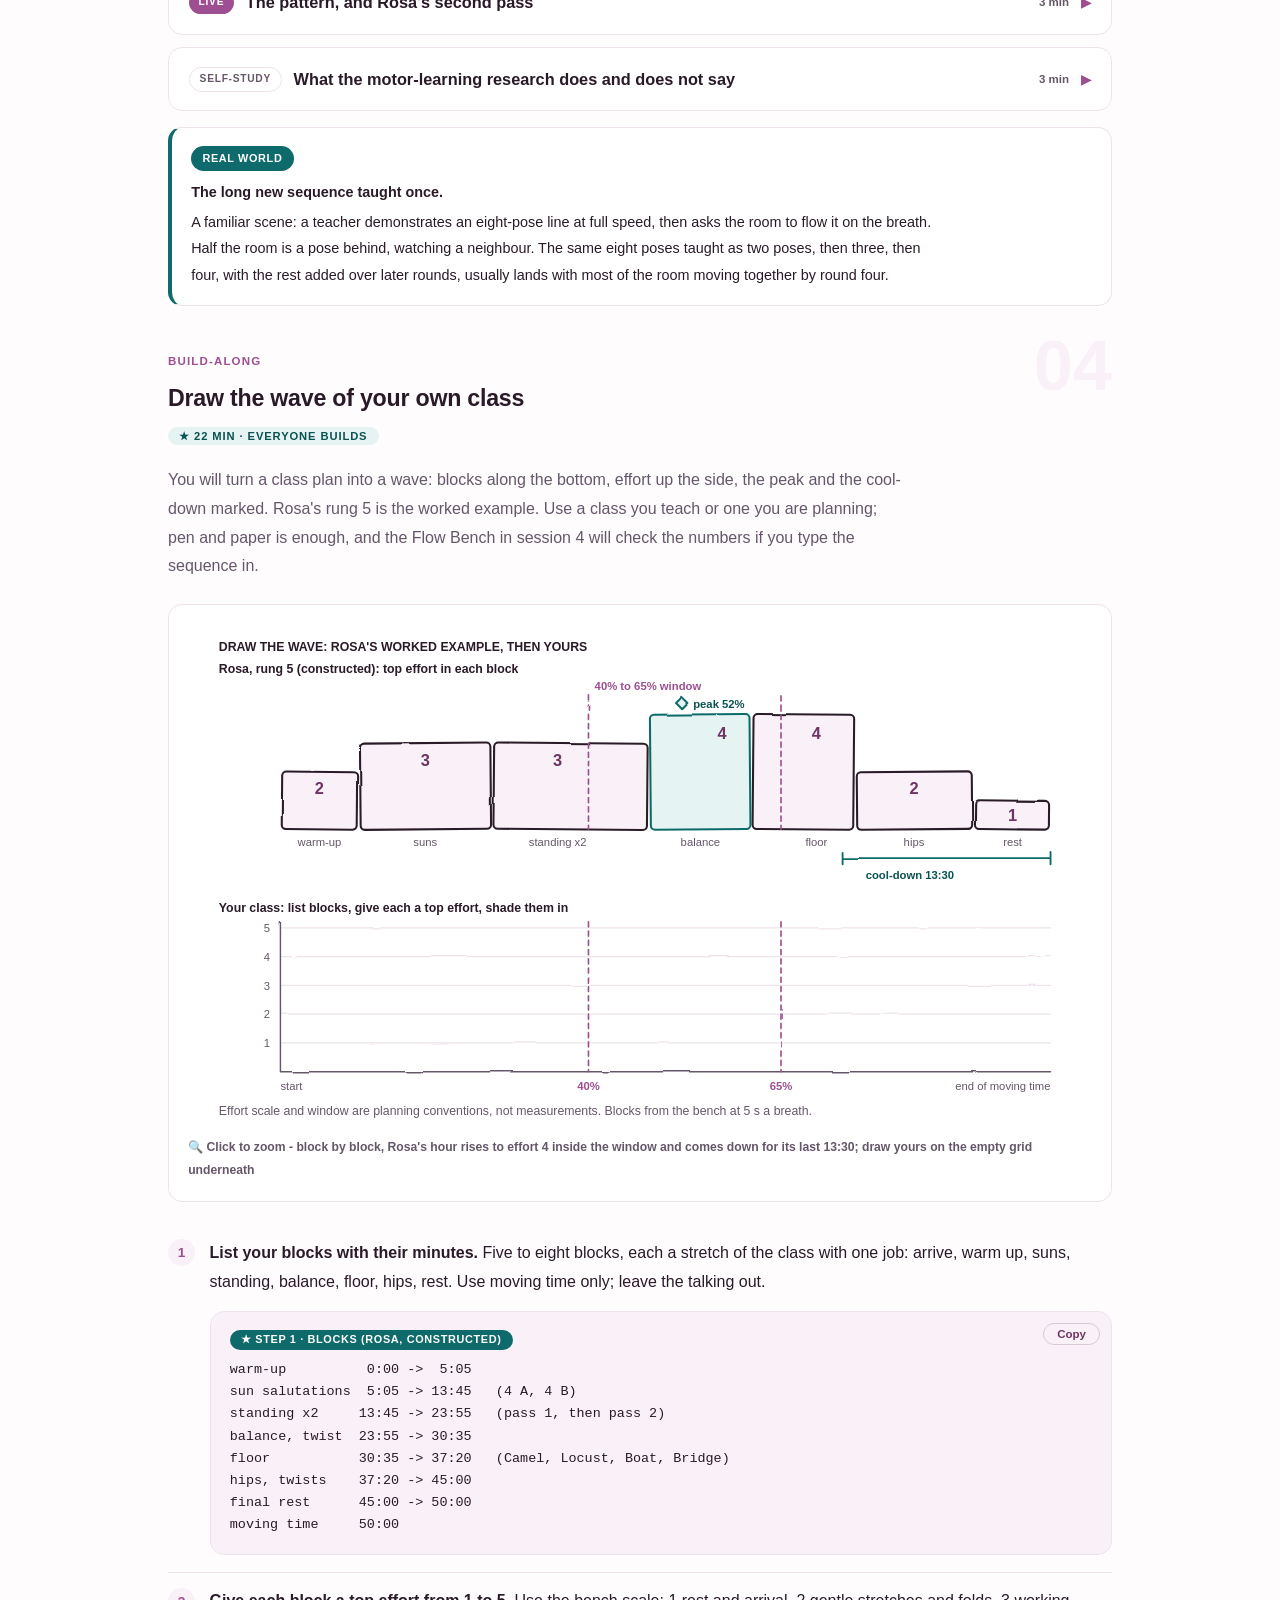
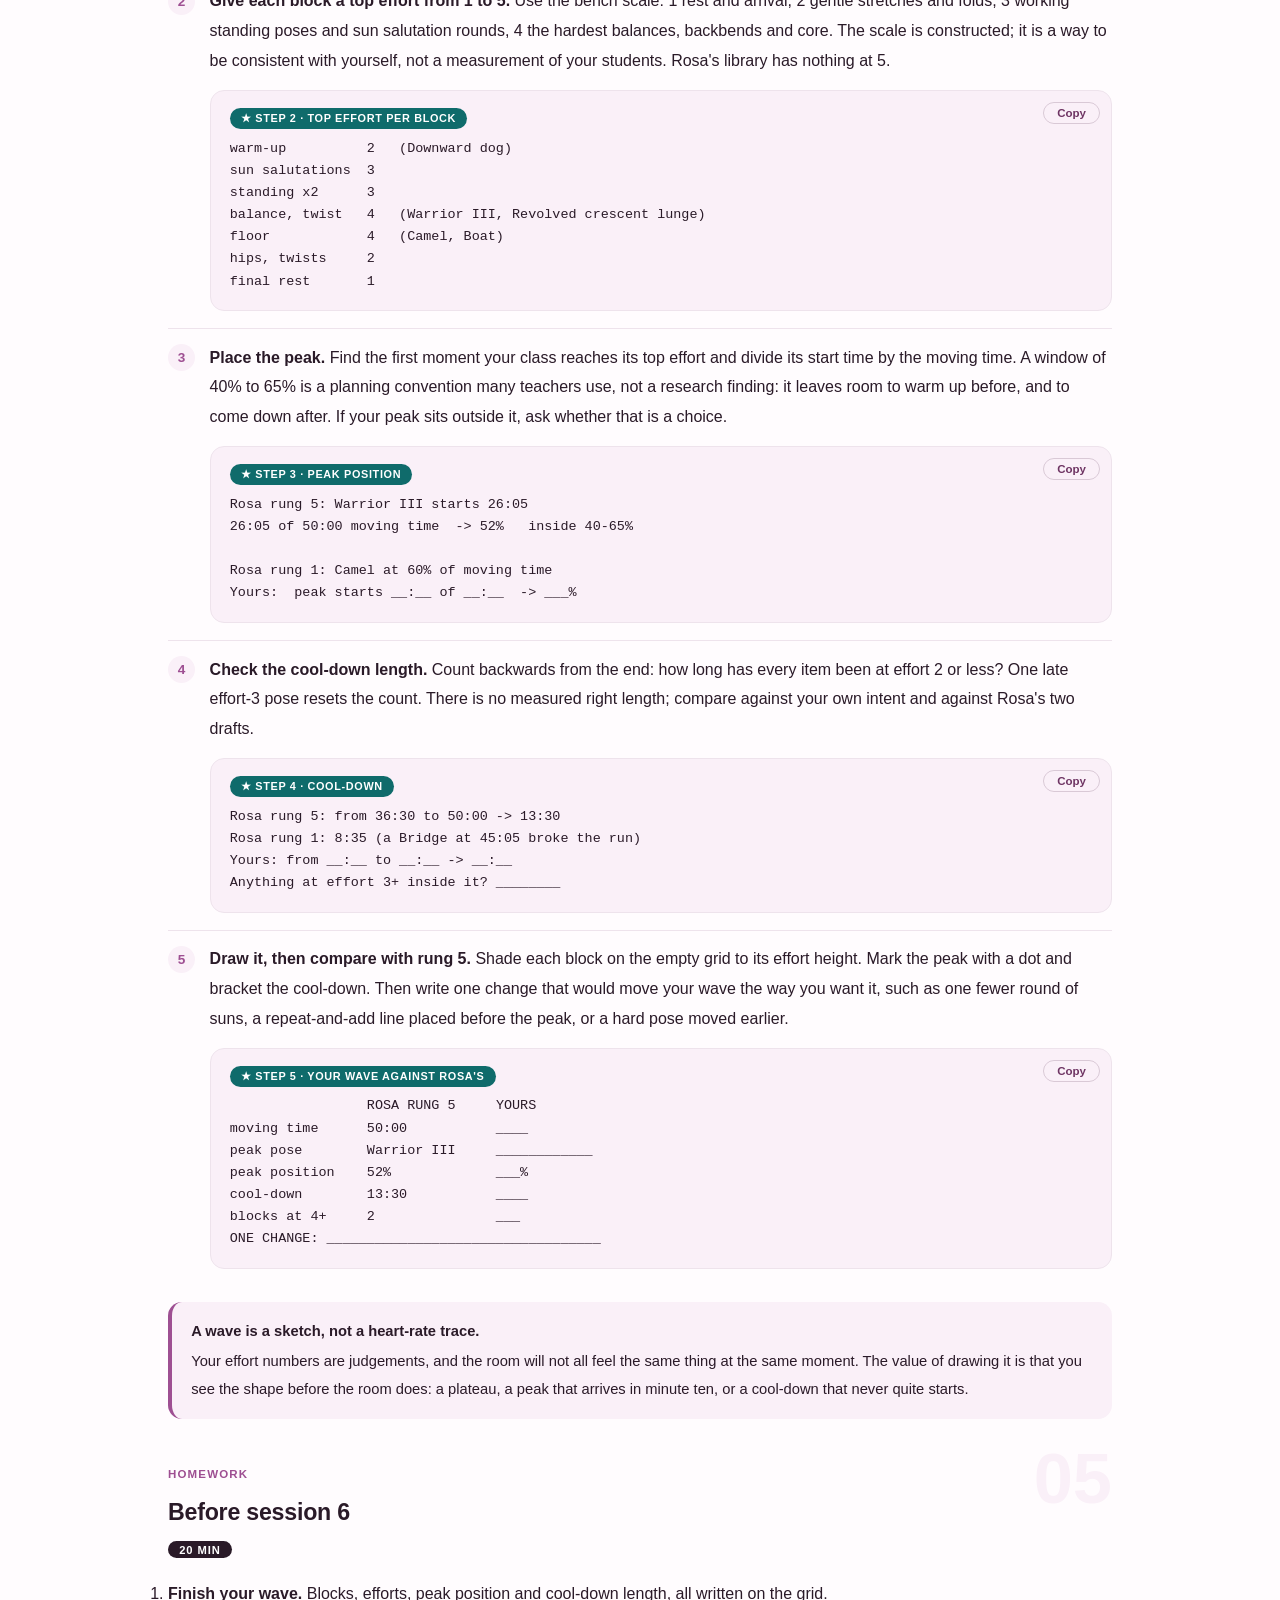
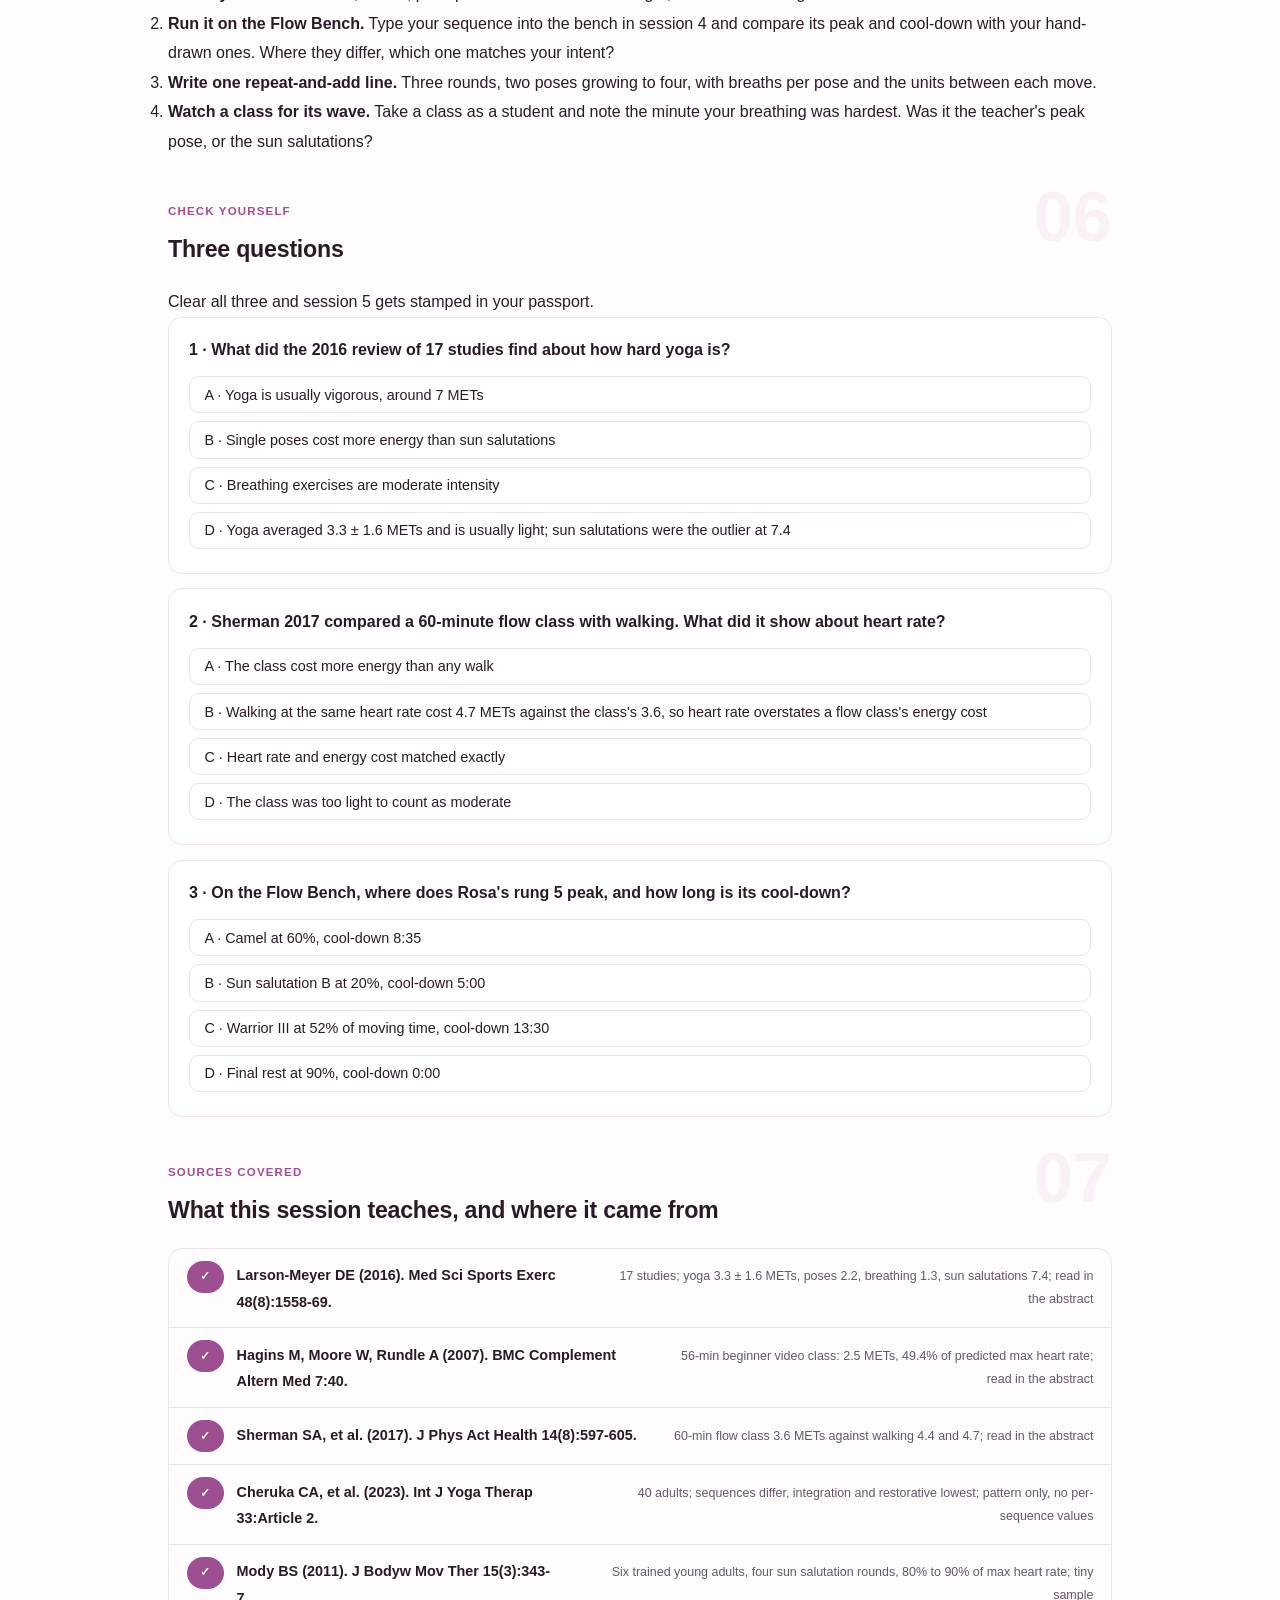
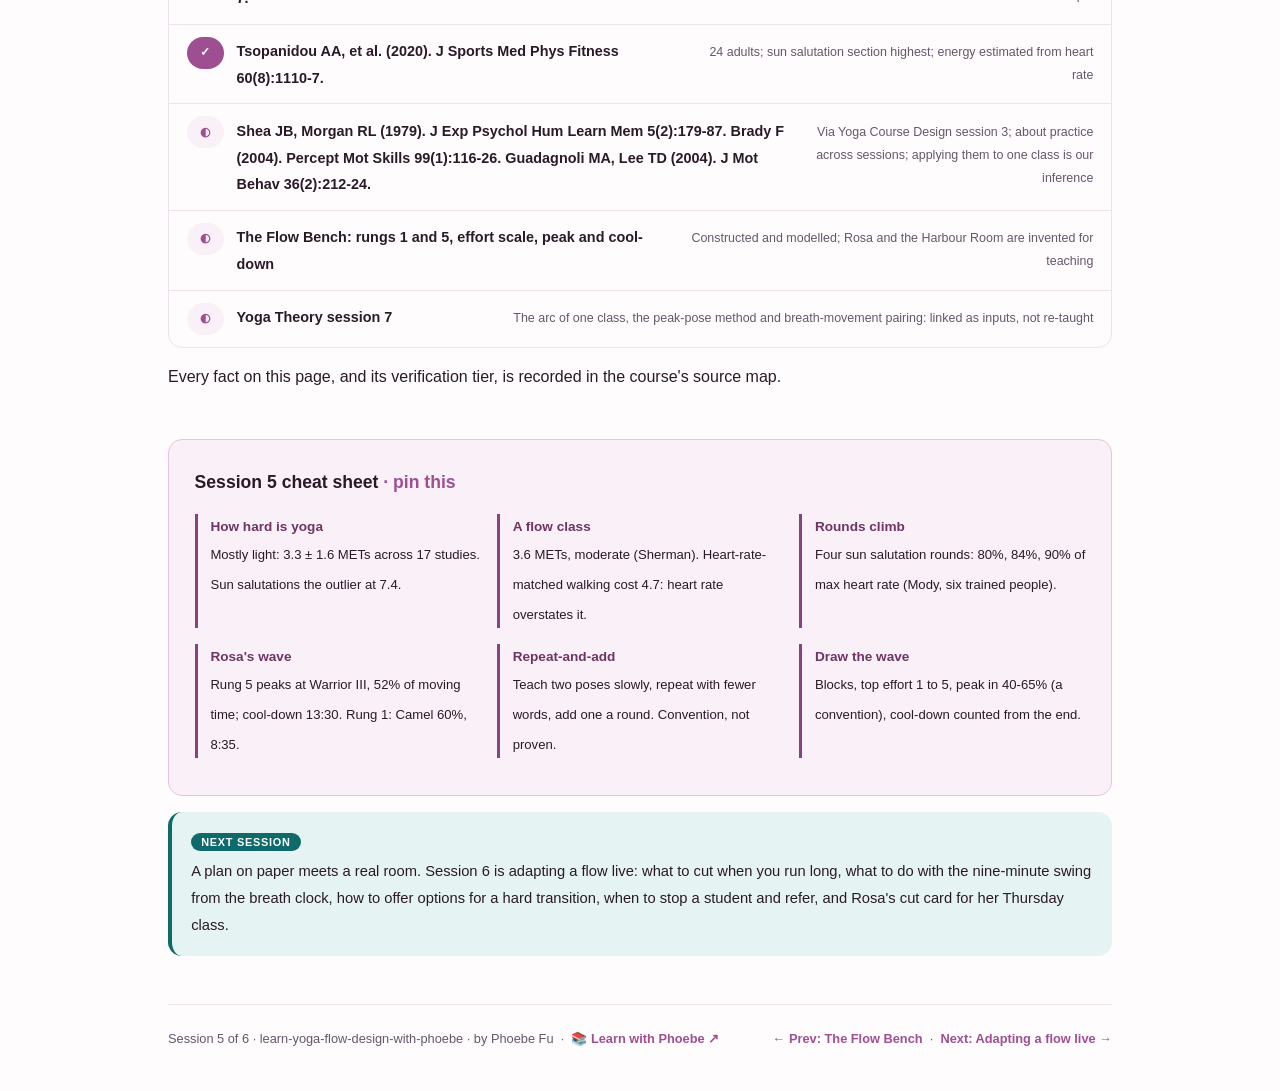
<file: courses/05-repetition-and-the-wave.html>
<!DOCTYPE html>
<html lang="en">
<head>
<meta charset="UTF-8">
<meta name="viewport" content="width=device-width, initial-scale=1.0">
<!-- social:start -->
<meta name="description" content="Session 5 of 6. How hard a flow class really is, measured in METs; where the effort sits inside one class; why sun salutation rounds climb; and how to repeat a short line and add one pose a round. Then draw the wave of your own class.">
<meta property="og:type" content="article">
<meta property="og:site_name" content="Learn with Phoebe">
<meta property="og:title" content="Repetition and the wave - learn yoga flow design with phoebe">
<meta property="og:description" content="Session 5 of 6. Measured intensity of yoga, the effort wave inside one class, and repeat-and-add mini-flows.">
<meta property="og:url" content="https://phoebefu6.github.io/learn-yoga-flow-design-with-phoebe/courses/05-repetition-and-the-wave.html">
<meta property="og:image" content="https://phoebefu6.github.io/learn-yoga-flow-design-with-phoebe/assets/og-cover.png">
<meta property="og:image:width" content="1200">
<meta property="og:image:height" content="630">
<meta name="twitter:card" content="summary_large_image">
<meta name="twitter:title" content="Repetition and the wave - learn yoga flow design with phoebe">
<meta name="twitter:description" content="Session 5 of 6. How hard a flow class is, where its effort peaks, and how to build a line by repeating it.">
<meta name="twitter:image" content="https://phoebefu6.github.io/learn-yoga-flow-design-with-phoebe/assets/og-cover.png">
<!-- social:end -->
<title>Session 5 · Repetition and the wave - learn yoga flow design with phoebe</title>
<link rel="stylesheet" href="../assets/style.css?v=1">
</head>
<body>

<div class="toolbar">
  <div class="wrap">
    <span class="crumb"><a href="../index.html">learn-yoga-flow-design-with-phoebe</a> / Session 5 of 6</span>
    <button class="btn" id="toggle-all" type="button">Expand all</button>
    <button class="btn primary" id="zoom-toggle" type="button">Projector zoom: off</button>
  </div>
</div>

<header class="masthead">
  <div class="wrap">
    <div class="eyebrow">Learn Yoga Flow Design with Phoebe · Session 5 of 6</div>
    <h1>Repetition and the <span class="accent">wave</span></h1>
    <p class="sub">Rosa's class now fits the hour. The next question is how it feels from the inside: where the room works hardest, how long it takes to come down, and whether the hard part arrives on purpose or by accident. Tonight we look at what researchers have actually measured about how hard yoga is, where the effort sits inside one class, and how to build a line by teaching it once, repeating it, and adding one pose a round. Then you draw the wave of your own class.</p>
    <div class="chip-row">
      <span class="chip level">🟠 Deeper</span>
      <span class="chip audience">Aspiring and new yoga teachers</span>
      <span class="chip audience">Pen and paper</span>
      <span class="chip time">45 min</span>
    </div>
    <div class="agenda">
      <span class="a1" style="flex:1">0-3 · Welcome</span>
      <span class="a2" style="flex:4">3-18 · Intensity, the wave, repeat-and-add</span>
      <span class="a3" style="flex:5">18-40 · Build-along: draw your wave</span>
      <span class="a4" style="flex:1">40-45 · Q&amp;A</span>
    </div>
  </div>
</header>

<main class="wrap">

  <section class="section" id="intro">
    <div class="section-kicker">
      <span class="klabel">Part 0</span>
      <h2>Where we start</h2>
    </div>
    <p class="lede">Rosa is constructed: an invented, newly qualified teacher with a 60-minute Thursday flow class at the Harbour Room, an invented community studio. On the Flow Bench in session 4 her fifth draft landed on 60:00 at 5 seconds a breath, with two floor trips and every side balanced. It fits. Now she wants it to rise and fall on purpose, so the room climbs to something, meets it, and has time to come all the way down. To do that honestly she needs two things: a sense of how hard yoga actually is, and a way to see where the effort sits in her own hour.</p>

    <div class="callout tip">
      <p><strong>Not medical advice.</strong> The intensity numbers below describe groups of healthy volunteers in research settings. They are for planning the shape of a class, not for prescribing exercise to anyone or clearing a student to take part. A student with chest pain, dizziness, unusual breathlessness, or pain that gets worse with movement should stop and talk to a clinician. Session 6 covers what to do in the moment.</p>
    </div>

    <div class="legend">
      <span class="pill">🎫 Clear all three quiz questions to stamp your passport</span>
      <span class="pill">Live = presented in the 45 minutes</span>
      <span class="pill">Self-study = the full depth, after class</span>
      <span class="pill">★ Build-along = do it yourself</span>
    </div>

    <div class="callout win">
      <p><strong>★ What you walk out with tonight.</strong> Honest numbers for how hard a flow class is (mostly light, sometimes moderate, with sun salutations as the clear outlier), the measured pattern of effort inside a class, a repeat-and-add method for teaching a new line, and a drawn wave of your own class with its peak position and cool-down length checked against Rosa's.</p>
    </div>
  </section>

  <section class="section" id="part-1">
    <div class="section-kicker">
      <span class="klabel">Part 1 · covers Larson-Meyer 2016, Hagins 2007, Sherman 2017</span>
      <h2>How hard is a flow, really?</h2>
      <span class="tag concept">5 min live</span>
    </div>
    <p class="lede">Intensity in exercise research is often given in METs: multiples of the energy a person uses sitting quietly at rest. Under 3 METs is usually called light, 3 to 6 moderate. Three studies, read in their abstracts, give a consistent picture: most yoga is light, a flowing class can reach moderate, and sun salutations are the part that climbs highest.</p>

    <figure class="zoomable">
      <svg viewBox="0 0 880 350" xmlns="http://www.w3.org/2000/svg" role="img" aria-label="Measured energy cost in METs. Breathing exercises 1.3, single poses 2.2, a 56-minute beginner video class 2.5, yoga practice across 17 studies 3.3 plus or minus 1.6, a 60-minute flow class 3.6, brisk self-paced walking 4.4, walking matched to the flow class heart rate 4.7, sun salutations 7.4. Light is under 3 METs, moderate 3 to 6.">
        <defs>
          <filter id="f5aSk" x="-3%" y="-3%" width="106%" height="106%"><feTurbulence type="fractalNoise" baseFrequency="0.02" numOctaves="2" seed="17" result="n"/><feDisplacementMap in="SourceGraphic" in2="n" scale="2.4" xChannelSelector="R" yChannelSelector="G"/></filter>
        </defs>
        <style>
          .f5aH { font: 800 12px Inter, sans-serif; fill: #2A1A28; }
          .f5aL { font: 600 12px Inter, sans-serif; fill: #2A1A28; }
          .f5aS { font: 400 11px Inter, sans-serif; fill: #66566A; }
          .f5aB { font: 800 11px Inter, sans-serif; fill: #0B5252; }
          .f5aA { font: 700 11px Inter, sans-serif; fill: #9E4F92; }
          .f5aV { font: 800 16px Inter, sans-serif; fill: #6E3463; }
          .f5aN { font: 400 12px Inter, sans-serif; fill: #66566A; }
        </style>

        <text class="f5aH" x="30" y="26">ENERGY COST IN METS, FROM THREE STUDIES</text>
        <text class="f5aA" x="336" y="60">light: under 3</text>
        <text class="f5aA" x="510" y="60">moderate: 3 to 6</text>
        <text class="f5aS" x="683" y="60">above 6</text>

        <g filter="url(#f5aSk)" fill="none" stroke="#2A1A28" stroke-width="2" stroke-linecap="round" stroke-linejoin="round">
          <rect x="330" y="70" width="171" height="246" rx="6" transform="rotate(0.2 415 193)" fill="#FAF0F8" stroke="#D9C9D6"/>
          <rect x="504" y="70" width="170" height="246" rx="6" transform="rotate(-0.2 589 193)" fill="#FFFFFF" stroke="#D9C9D6"/>
          <rect x="677" y="70" width="113" height="246" rx="6" transform="rotate(0.2 733 193)" fill="#FFFFFF" stroke="#EEE3EC"/>
          <circle cx="404.8" cy="90" r="6" fill="#FAF0F8"/>
          <circle cx="456.5" cy="120" r="6" fill="#FAF0F8"/>
          <circle cx="473.8" cy="150" r="6" fill="#FAF0F8"/>
          <path d="M427.8 180 H611.8 M427.8 174 V186 M611.8 174 V186" stroke="#66566A" stroke-width="1.6"/>
          <circle cx="519.8" cy="180" r="6" fill="#FAF0F8"/>
          <circle cx="537" cy="210" r="7" fill="#E5F3F2" stroke="#0F6B6B"/>
          <circle cx="583" cy="240" r="6" fill="#FFFFFF" stroke="#66566A" stroke-dasharray="3 3"/>
          <circle cx="600.3" cy="270" r="6" fill="#FFFFFF" stroke="#66566A" stroke-dasharray="3 3"/>
          <circle cx="755.5" cy="300" r="6" fill="#FAF0F8"/>
        </g>

        <text class="f5aL" x="30" y="94">Breathing exercises · 2016 review</text>
        <text class="f5aL" x="30" y="124">Single poses · 2016 review</text>
        <text class="f5aL" x="30" y="154">56-min beginner video · Hagins</text>
        <text class="f5aL" x="30" y="184">Yoga practice, 17-study mean</text>
        <text class="f5aB" x="30" y="214">60-min flow class · Sherman</text>
        <text class="f5aS" x="30" y="244">Brisk self-paced walk · Sherman</text>
        <text class="f5aS" x="30" y="274">Walk at the flow class's heart rate</text>
        <text class="f5aL" x="30" y="304">Sun salutations · the review's outlier</text>

        <text class="f5aV" x="846" y="96" text-anchor="end">1.3</text>
        <text class="f5aV" x="846" y="126" text-anchor="end">2.2</text>
        <text class="f5aV" x="846" y="156" text-anchor="end">2.5</text>
        <text class="f5aV" x="846" y="186" text-anchor="end">3.3</text>
        <text class="f5aV" x="846" y="216" text-anchor="end">3.6</text>
        <text class="f5aS" x="846" y="246" text-anchor="end">4.4</text>
        <text class="f5aS" x="846" y="276" text-anchor="end">4.7</text>
        <text class="f5aV" x="846" y="306" text-anchor="end">7.4</text>

        <text class="f5aN" x="30" y="338">METs: multiples of resting energy use. Bar on the 17-study mean is ± 1.6. Walking rows: Sherman 2017.</text>
      </svg>
      <figcaption>🔍 Click to zoom - most yoga sits in the light band; a flow class edges into moderate; walking at the same heart rate costs more energy than the flow class does</figcaption>
    </figure>

    <details class="card" open>
      <summary><span class="mode live">Live</span>Mostly light, sometimes moderate<span class="mini">3 min</span><span class="caret">▶</span></summary>
      <div class="body">
        <p><strong>The review.</strong> Larson-Meyer pulled together 17 studies that measured energy use directly from the breath (indirect calorimetry). Yoga practice averaged 3.3 ± 1.6 METs, with a range from 1.83 to 7.4. Take out the single outlier, a study of sun salutations at 7.4 METs, and the average drops to 2.9 ± 0.8. Individual poses averaged 2.2 METs and breathing exercises 1.3. The review's own summary: yoga "is typically classified as a light-intensity physical activity", with a few sequences, sun salutations among them, reaching moderate to vigorous.</p>
        <p><strong>A gentle class, measured.</strong> Hagins and colleagues put 20 intermediate-to-advanced practitioners in a respiratory chamber for a 56-minute beginner-level video class. It came to 2.5 METs and an average heart rate of 93.2 beats a minute, which was 49.4% of predicted maximum: about the cost of walking at 3.2 km/h. The authors suggested that sun salutation bouts of more than 10 minutes "may contribute some portion" of sufficiently intense activity.</p>
        <p><strong>A flow class against walking.</strong> Sherman and colleagues measured 38 adults through a 60-minute flowing class and on a treadmill. The class averaged 3.6 ± 0.6 METs, which the authors judged moderate intensity. Brisk self-paced walking cost 4.4 METs, and walking at the same heart rate the class produced cost 4.7.</p>
      </div>
    </details>

    <details class="card">
      <summary><span class="mode self">Self-study</span>Why heart rate overstates a flow class<span class="mini">3 min</span><span class="caret">▶</span></summary>
      <div class="body">
        <p>In Sherman's study the flow class and the heart-rate-matched walk raised heart rate to the same level, yet the walk used more energy. In a flow class, heart rate climbs for reasons other than pure work: arms held overhead, balance, inversions and breath effort all push it up. So a class that "felt like cardio" by heart rate was, in energy terms, a little less than brisk walking.</p>
        <p>This matters for how you describe a class. A heart-rate watch on a student's wrist will make a flow class look harder than it is in energy terms. It also matters when you read other studies: Tsopanidou's numbers in Part 2 are estimated from heart rate, not measured from the breath, so they carry this caveat.</p>
        <p>None of these studies tells you how hard your Thursday room will find your class. The volunteers were mostly experienced and healthy, the classes were particular styles, and a new student can find a "light" class hard. The numbers set expectations; your room's breathing, faces and pace tell you the rest.</p>
      </div>
    </details>

    <div class="callout example">
      <span class="ex-pill">Real world</span>
      <p><strong>The timetable that promises a workout.</strong> A familiar pattern: a studio labels a flow class "high intensity" or "burn" and new students arrive expecting a running-level effort. The measured average for a whole flowing hour is closer to brisk walking or a little below it, with the climbs concentrated in the sun salutations. Describing a class truthfully ("steady, with two harder stretches") sets expectations the room can meet.</p>
    </div>
  </section>

  <section class="section" id="part-2">
    <div class="section-kicker">
      <span class="klabel">Part 2 · covers Cheruka 2023, Mody 2011, Tsopanidou 2020, the bench wave</span>
      <h2>Where the effort sits inside a class</h2>
      <span class="tag concept">5 min live</span>
    </div>
    <p class="lede">An average hides the shape. The same hour can be one long plateau or a climb, a peak and a long descent. Where to put the peak in a class is a design question taught in <a href="https://phoebefu6.github.io/learn-yoga-theory-with-phoebe/courses/07-course-flow.html">Yoga Theory session 7 ↗</a> as the arc and the peak-pose method. Here we look at the measurements that sit underneath that design, and at what the Flow Bench shows for Rosa's hour.</p>

    <figure class="zoomable">
      <svg viewBox="0 0 880 350" xmlns="http://www.w3.org/2000/svg" role="img" aria-label="Effort across the 50 minutes of moving time in Rosa's rung 5, on the constructed 1 to 5 bench scale. Arrival at effort 1 to 2, sun salutations and two standing passes at 2 to 3, then the first effort-4 item, Warrior III, at 26:05, 52 percent of moving time, inside a 40 to 65 percent planning window. Effort 4 returns in Revolved crescent lunge, Camel and Boat. From 36:30 every item is effort 2 or less: a 13:30 cool-down.">
        <defs>
          <filter id="f5bSk" x="-3%" y="-3%" width="106%" height="106%"><feTurbulence type="fractalNoise" baseFrequency="0.02" numOctaves="2" seed="23" result="n"/><feDisplacementMap in="SourceGraphic" in2="n" scale="2.4" xChannelSelector="R" yChannelSelector="G"/></filter>
        </defs>
        <style>
          .f5bH { font: 800 12px Inter, sans-serif; fill: #2A1A28; }
          .f5bL { font: 600 12px Inter, sans-serif; fill: #2A1A28; }
          .f5bS { font: 400 11px Inter, sans-serif; fill: #66566A; }
          .f5bB { font: 800 11px Inter, sans-serif; fill: #0B5252; }
          .f5bA { font: 700 11px Inter, sans-serif; fill: #9E4F92; }
          .f5bN { font: 400 12px Inter, sans-serif; fill: #66566A; }
        </style>

        <text class="f5bH" x="30" y="26">ROSA'S RUNG 5: EFFORT ACROSS 50 MINUTES OF MOVING TIME</text>
        <text class="f5bS" x="30" y="48">effort, bench scale 1 to 5 (constructed)</text>
        <text class="f5bB" x="481" y="74" text-anchor="middle">Peak: Warrior III at 26:05, 52%</text>

        <g filter="url(#f5bSk)" fill="none" stroke="#2A1A28" stroke-width="2" stroke-linecap="round" stroke-linejoin="round">
          <rect x="390" y="84" width="187.5" height="176" rx="4" transform="rotate(0.3 484 172)" fill="#FAF0F8" stroke="#D9C9D6" stroke-width="1.4"/>
          <path d="M90 260 H840 M90 260 V84 M85 226 H90 M85 158 H90 M85 90 H90 M90 260 v5 M240 260 v5 M390 260 v5 M540 260 v5 M690 260 v5 M840 260 v5" stroke="#66566A" stroke-width="1.2"/>
          <path d="M90 226 L120 226 L121.3 226 L136.3 226 L146.3 226 L148.8 192 L162.5 192 L162.5 226 L166.3 226 L166.3 158 L211.3 158 L296.3 158 L317.5 158 L317.5 192 L325 192 L328.8 158 L333.8 158 L333.8 192 L338.8 192 L341.3 158 L362.5 158 L362.5 192 L370 192 L373.8 158 L378.8 158 L378.8 192 L383.8 192 L386.3 158 L398.8 158 L398.8 192 L402.5 192 L406.3 158 L411.3 158 L411.3 192 L415 192 L417.5 158 L430 158 L430 192 L433.8 192 L437.5 158 L442.5 158 L442.5 192 L452.5 192 L452.5 226 L456.3 226 L456.3 158 L463.8 158 L463.8 192 L480 192 L481.3 124 L490 124 L491.3 158 L497.5 158 L497.5 124 L503.8 124 L506.3 158 L511.3 158 L511.3 192 L516.3 192 L518.8 158 L525 158 L525 124 L531.3 124 L533.8 158 L538.8 158 L538.8 192 L546.3 192 L548.8 226 L562.5 226 L562.5 124 L567.5 124 L567.5 226 L577.5 226 L580 192 L583.8 192 L583.8 158 L588.8 158 L591.3 226 L601.3 226 L602.5 124 L612.5 124 L615 158 L621.3 158 L621.3 226 L631.3 226 L631.3 158 L637.5 158 L637.5 226 L647.5 226 L650 192 L735 192 L738.8 226 L840 226" stroke="#9E4F92" stroke-width="2.4"/>
          <path d="M481.3 102 l7 7 l-7 7 l-7 -7 z" fill="#E5F3F2" stroke="#0F6B6B"/>
          <path d="M637.5 284 V296 M637.5 290 H840 M840 284 V296" stroke="#0F6B6B" stroke-width="1.8"/>
        </g>

        <text class="f5bS" x="80" y="230" text-anchor="end">1</text>
        <text class="f5bS" x="80" y="162" text-anchor="end">3</text>
        <text class="f5bS" x="80" y="94" text-anchor="end">5</text>
        <text class="f5bS" x="90" y="278" text-anchor="middle">0</text>
        <text class="f5bS" x="240" y="278" text-anchor="middle">10 min</text>
        <text class="f5bS" x="390" y="278" text-anchor="middle">20 min</text>
        <text class="f5bS" x="540" y="278" text-anchor="middle">30 min</text>
        <text class="f5bS" x="690" y="278" text-anchor="middle">40 min</text>
        <text class="f5bS" x="840" y="278" text-anchor="middle">50</text>
        <text class="f5bA" x="170" y="148">sun salutations</text>
        <text class="f5bA" x="286" y="140">standing passes</text>
        <text class="f5bS" x="396" y="250">planning window 40 to 65%</text>
        <text class="f5bB" x="640" y="310">cool-down 13:30 (effort 2 or less)</text>

        <text class="f5bN" x="30" y="336">Flow Bench, 5 s a breath; 10-min talk budget not drawn. Constructed library, effort levels and drafts.</text>
      </svg>
      <figcaption>🔍 Click to zoom - Rosa's hour climbs through the suns and standing work, first reaches its top effort at 52% of moving time, and spends its last 13:30 at effort 2 or less</figcaption>
    </figure>

    <details class="card">
      <summary><span class="mode live">Live</span>Sequences differ, and rounds climb<span class="mini">3 min</span><span class="caret">▶</span></summary>
      <div class="body">
        <p><strong>Different parts of one class cost different amounts.</strong> Cheruka and colleagues measured 40 experienced adults through a 60-minute flowing class built from named sequences (Baptiste's "Journey into Power"). Energy cost and heart rate differed across the sequences, and the integration and restorative sequences had the lowest heart rate; balancing and back-bending sequences had similar energy cost. The abstract does not give a number for each sequence, so the honest claim is the pattern: a class has a shape, and its quiet ends are measurably quieter.</p>
        <p><strong>Repeated rounds push heart rate up.</strong> Mody followed six young adults, all trained for two years or more, through four rounds of sun salutation. Heart rate reached 80% of maximum in round 2, 84% in round 3 and 90% in round 4. Six trained people is a tiny sample and says little about a mixed beginner room, but the direction is what a teacher sees: each extra round of the same sequence costs more than the last.</p>
        <p><strong>The sun salutation section was the high point.</strong> Tsopanidou and colleagues followed 24 moderately trained adults through a 90-minute group class in four sections. The high-intensity sun salutation section had the highest energy rate, and the class averaged 7.1 ± 2.6 kcal a minute. Those figures are estimated from heart rate, which Part 1 showed can overstate a flowing class.</p>
      </div>
    </details>

    <details class="card">
      <summary><span class="mode self">Self-study</span>Reading Rosa's wave on the bench<span class="mini">3 min</span><span class="caret">▶</span></summary>
      <div class="body">
        <p>The bench gives every pose an effort level on a 1 to 5 teaching scale. It is constructed: a planning judgement, not a measurement, and Rosa's library tops out at 4. The bench calls the first item at the highest effort the peak, and measures where it starts as a share of moving time (the 10-minute talk budget is left out). The cool-down is the unbroken run of effort-2-or-less items at the very end.</p>
        <p>Rung 5 first reaches effort 4 in Warrior III at 26:05, 52% of its 50 minutes of moving time, and its cool-down is 13:30. Rosa's first draft looked different: its first effort-4 item was Camel, at 60% of moving time, and its cool-down was only 8:35, because a Bridge late in the floor work broke the run of quiet items. Grouping the floor work and moving the last Bridge earlier is what gave rung 5 its long descent.</p>
        <p>Two things the bench does not know. First, whether the room feels the peak where the scale says: Mody's rounds suggest four rounds of sun salutation can be as demanding as a hard balance, so a high plateau at 8 to 14 minutes may be the real effort high point for some students. Second, what the "right" cool-down length is. No study we read measured that. Treat 13:30 as Rosa's choice, not a target.</p>
      </div>
    </details>

    <div class="callout example">
      <span class="ex-pill">Real world</span>
      <p><strong>The class that peaks in minute ten.</strong> A common pattern: a teacher opens with six or more rounds of sun salutation because "that is how flow classes start", and the room's breathing is at its hardest before the standing work has even begun. On paper the peak pose comes later; in the room the peak was the suns. Counting rounds, and remembering that each round costs more than the last, is often the first fix.</p>
    </div>
  </section>

  <section class="section" id="part-3">
    <div class="section-kicker">
      <span class="klabel">Part 3 · covers repeat-and-add within one class</span>
      <h2>Teach it once, repeat it, add one</h2>
      <span class="tag concept">5 min live</span>
    </div>
    <p class="lede">A new line of poses is hard to follow the first time: students watch their neighbours, look up for the next cue and lose the breath. A common teaching pattern inside one class is to teach a short line once, slowly, repeat it with less talk, and then add one pose each round. It is practitioner convention. The research below is about practice across sessions, and the jump from it to one class is our inference.</p>

    <figure class="zoomable">
      <svg viewBox="0 0 880 316" xmlns="http://www.w3.org/2000/svg" role="img" aria-label="Three rounds of a constructed mini-flow on the right side. Round 1, teach it: Warrior I to Warrior II, 5 breaths a pose, 0:55 on the bench. Round 2, add one: Warrior I, Warrior II, Side angle, 3 breaths a pose, 0:50. Round 3, add one more: Warrior I, Warrior II, Side angle, Triangle, 3 breaths a pose, 1:05. Warrior I to Warrior II costs 1 unit; the added moves cost 0.">
        <defs>
          <filter id="f5cSk" x="-3%" y="-3%" width="106%" height="106%"><feTurbulence type="fractalNoise" baseFrequency="0.02" numOctaves="2" seed="37" result="n"/><feDisplacementMap in="SourceGraphic" in2="n" scale="2.4" xChannelSelector="R" yChannelSelector="G"/></filter>
          <marker id="f5cAr" viewBox="0 0 10 10" refX="8" refY="5" markerWidth="7" markerHeight="7" orient="auto"><path d="M1 1 L9 5 L1 9" fill="none" stroke="#2A1A28" stroke-width="1.6"/></marker>
        </defs>
        <style>
          .f5cH { font: 800 12px Inter, sans-serif; fill: #2A1A28; }
          .f5cL { font: 600 12px Inter, sans-serif; fill: #2A1A28; }
          .f5cS { font: 400 11px Inter, sans-serif; fill: #66566A; }
          .f5cB { font: 800 11px Inter, sans-serif; fill: #0B5252; }
          .f5cA { font: 700 11px Inter, sans-serif; fill: #9E4F92; }
          .f5cN { font: 400 12px Inter, sans-serif; fill: #66566A; }
        </style>

        <text class="f5cH" x="30" y="26">A MINI-FLOW THAT GROWS BY ONE POSE A ROUND</text>

        <g filter="url(#f5cSk)" fill="none" stroke="#2A1A28" stroke-width="2" stroke-linecap="round" stroke-linejoin="round">
          <rect x="190" y="56" width="140" height="44" rx="8" transform="rotate(-1 260 78)" fill="#FAF0F8"/>
          <rect x="360" y="56" width="140" height="44" rx="8" transform="rotate(1 430 78)" fill="#FAF0F8"/>
          <path d="M332 78 H356" marker-end="url(#f5cAr)"/>

          <rect x="190" y="136" width="140" height="44" rx="8" transform="rotate(1 260 158)" fill="#FAF0F8"/>
          <rect x="360" y="136" width="140" height="44" rx="8" transform="rotate(-1 430 158)" fill="#FAF0F8"/>
          <rect x="530" y="136" width="140" height="44" rx="8" transform="rotate(1 600 158)" fill="#E5F3F2" stroke="#0F6B6B"/>
          <path d="M332 158 H356" marker-end="url(#f5cAr)"/>
          <path d="M502 158 H526" marker-end="url(#f5cAr)"/>

          <rect x="190" y="216" width="140" height="44" rx="8" transform="rotate(-1 260 238)" fill="#FAF0F8"/>
          <rect x="360" y="216" width="140" height="44" rx="8" transform="rotate(1 430 238)" fill="#FAF0F8"/>
          <rect x="530" y="216" width="140" height="44" rx="8" transform="rotate(-1 600 238)" fill="#FAF0F8"/>
          <rect x="700" y="216" width="140" height="44" rx="8" transform="rotate(1 770 238)" fill="#E5F3F2" stroke="#0F6B6B"/>
          <path d="M332 238 H356" marker-end="url(#f5cAr)"/>
          <path d="M502 238 H526" marker-end="url(#f5cAr)"/>
          <path d="M672 238 H696" marker-end="url(#f5cAr)"/>
        </g>

        <text class="f5cL" x="30" y="74">Round 1 · teach it</text>
        <text class="f5cS" x="30" y="92">5 breaths a pose · 0:55</text>
        <text class="f5cL" x="30" y="154">Round 2 · add one</text>
        <text class="f5cS" x="30" y="172">3 breaths a pose · 0:50</text>
        <text class="f5cL" x="30" y="234">Round 3 · add one</text>
        <text class="f5cS" x="30" y="252">3 breaths a pose · 1:05</text>

        <text class="f5cL" x="260" y="83" text-anchor="middle">Warrior I R</text>
        <text class="f5cL" x="430" y="83" text-anchor="middle">Warrior II R</text>
        <text class="f5cA" x="344" y="68" text-anchor="middle">1</text>

        <text class="f5cL" x="260" y="163" text-anchor="middle">Warrior I R</text>
        <text class="f5cL" x="430" y="163" text-anchor="middle">Warrior II R</text>
        <text class="f5cB" x="600" y="163" text-anchor="middle">Side angle R</text>
        <text class="f5cA" x="344" y="148" text-anchor="middle">1</text>
        <text class="f5cA" x="514" y="148" text-anchor="middle">0</text>

        <text class="f5cL" x="260" y="243" text-anchor="middle">Warrior I R</text>
        <text class="f5cL" x="430" y="243" text-anchor="middle">Warrior II R</text>
        <text class="f5cL" x="600" y="243" text-anchor="middle">Side angle R</text>
        <text class="f5cB" x="770" y="243" text-anchor="middle">Triangle R</text>
        <text class="f5cA" x="344" y="228" text-anchor="middle">1</text>
        <text class="f5cA" x="514" y="228" text-anchor="middle">0</text>
        <text class="f5cA" x="684" y="228" text-anchor="middle">0</text>

        <text class="f5cN" x="30" y="296">Constructed, right side only, timed by the Flow Bench at 5 s a breath. Teal: the pose added this round.</text>
      </svg>
      <figcaption>🔍 Click to zoom - each round reuses what the room already knows and adds one cheap move, so the line grows while the time per round stays near a minute</figcaption>
    </figure>

    <details class="card">
      <summary><span class="mode live">Live</span>The pattern, and Rosa's second pass<span class="mini">3 min</span><span class="caret">▶</span></summary>
      <div class="body">
        <p><strong>Round 1, teach it.</strong> Two poses, slowly, with a demonstration and full cues. Five breaths a pose gives you time to talk the room into the shape and look around.</p>
        <p><strong>Round 2, repeat with breath, add one.</strong> Fewer words, one cue per move, and one new pose on the end. Many teachers pair each move with an inhale or exhale here; that pairing is a convention taught in <a href="https://phoebefu6.github.io/learn-yoga-theory-with-phoebe/courses/07-course-flow.html">Yoga Theory session 7 ↗</a>, not a research finding, and nobody has measured breath rate in a moving class.</p>
        <p><strong>Round 3 and on.</strong> Add one more. Choose additions that cost 0 or 1 units from the last pose, so the new piece is the shape, not the route to it.</p>
        <p><strong>Rosa's bench example.</strong> Rung 5 teaches her standing line (Warrior I, Warrior II, Extended side angle, Triangle, Vinyasa (plank to dog), Downward dog) on each side at 4 to 6 breaths a pose: 5:50 of moving time on the bench. Her second pass repeats the same line at 3 breaths a pose: 4:00, with the same 10 transition units. The repeat is shorter because Rosa chose 3 breaths a pose: the room already knows the shapes, so she plans less settling and cueing time. That is a planning choice, not a measurement. Her draft repeats without adding; the add step is yours to try in the build-along.</p>
      </div>
    </details>

    <details class="card">
      <summary><span class="mode self">Self-study</span>What the motor-learning research does and does not say<span class="mini">3 min</span><span class="caret">▶</span></summary>
      <div class="body">
        <p>The research on how people learn movement skills is owned by <a href="https://phoebefu6.github.io/learn-yoga-course-design-with-phoebe/courses/03-progressions-across-weeks.html">Yoga Course Design session 3 ↗</a>, which teaches it properly. In brief: Shea and Morgan (1979) found that practising skills in a mixed (random) order led to better retention and transfer than practising one skill in a block. Brady's 2004 review put the overall effect at 0.38, and at 0.19 in applied settings, a much smaller advantage outside the lab. Guadagnoli and Lee (2004) proposed a challenge point: learning works best when difficulty suits the learner's current skill.</p>
        <p>All of that is about practice spread across sessions and weeks, mostly in laboratory skills. Repeat-and-add inside one class is a practitioner convention. Our inference is only that its logic fits the challenge-point idea: the first round is easy enough to learn, and each added pose raises the challenge a notch. No study we found tested repeat-and-add inside a yoga class, so present it as a craft habit, not as proven.</p>
        <p>One more caution from Part 2: repetition raises effort. Mody's six trained volunteers climbed from 80% to 90% of maximum heart rate across four rounds of sun salutation. A line repeated three or four times is a climb, so place your repeats where you want the wave to rise.</p>
      </div>
    </details>

    <div class="callout example">
      <span class="ex-pill">Real world</span>
      <p><strong>The long new sequence taught once.</strong> A familiar scene: a teacher demonstrates an eight-pose line at full speed, then asks the room to flow it on the breath. Half the room is a pose behind, watching a neighbour. The same eight poses taught as two poses, then three, then four, with the rest added over later rounds, usually lands with most of the room moving together by round four.</p>
    </div>
  </section>

  <section class="section" id="demo-1">
    <div class="section-kicker">
      <span class="klabel">Build-along</span>
      <h2>Draw the wave of your own class</h2>
      <span class="tag demo">★ 22 min · everyone builds</span>
    </div>
    <p class="lede">You will turn a class plan into a wave: blocks along the bottom, effort up the side, the peak and the cool-down marked. Rosa's rung 5 is the worked example. Use a class you teach or one you are planning; pen and paper is enough, and the Flow Bench in session 4 will check the numbers if you type the sequence in.</p>

    <figure class="zoomable">
      <svg viewBox="0 0 880 490" xmlns="http://www.w3.org/2000/svg" role="img" aria-label="Top: Rosa's rung 5 as seven blocks with their top effort on the constructed bench scale. Warm-up 0 to 5:05, effort 2; sun salutations to 13:45, effort 3; two standing passes to 23:55, effort 3; balance and twist to 30:35, effort 4, containing the peak at 52 percent; floor backbends and core to 37:20, effort 4; hips and twists to 45:00, effort 2; final rest to 50:00, effort 1. Cool-down 13:30. Bottom: a blank grid with effort 1 to 5, and dashed lines at 40 and 65 percent of moving time, for your own class.">
        <defs>
          <filter id="f5dSk" x="-3%" y="-3%" width="106%" height="106%"><feTurbulence type="fractalNoise" baseFrequency="0.02" numOctaves="2" seed="41" result="n"/><feDisplacementMap in="SourceGraphic" in2="n" scale="2.4" xChannelSelector="R" yChannelSelector="G"/></filter>
        </defs>
        <style>
          .f5dH { font: 800 12px Inter, sans-serif; fill: #2A1A28; }
          .f5dL { font: 600 12px Inter, sans-serif; fill: #2A1A28; }
          .f5dS { font: 400 11px Inter, sans-serif; fill: #66566A; }
          .f5dB { font: 800 11px Inter, sans-serif; fill: #0B5252; }
          .f5dA { font: 700 11px Inter, sans-serif; fill: #9E4F92; }
          .f5dV { font: 800 16px Inter, sans-serif; fill: #6E3463; }
          .f5dN { font: 400 12px Inter, sans-serif; fill: #66566A; }
        </style>

        <text class="f5dH" x="30" y="26">DRAW THE WAVE: ROSA'S WORKED EXAMPLE, THEN YOURS</text>
        <text class="f5dL" x="30" y="48">Rosa, rung 5 (constructed): top effort in each block</text>
        <text class="f5dA" x="396" y="64">40% to 65% window</text>
        <text class="f5dB" x="492" y="82">peak 52%</text>

        <g filter="url(#f5dSk)" fill="none" stroke="#2A1A28" stroke-width="2" stroke-linecap="round" stroke-linejoin="round">
          <rect x="91.5" y="144" width="73" height="56" rx="4" transform="rotate(0.5 128 172)" fill="#FAF0F8"/>
          <rect x="167.8" y="116" width="127" height="84" rx="4" transform="rotate(-0.5 231 158)" fill="#FAF0F8"/>
          <rect x="297.8" y="116" width="149.5" height="84" rx="4" transform="rotate(0.5 372 158)" fill="#FAF0F8"/>
          <rect x="450.3" y="88" width="97" height="112" rx="4" transform="rotate(-0.5 499 144)" fill="#E5F3F2" stroke="#0F6B6B"/>
          <rect x="550.3" y="88" width="98" height="112" rx="4" transform="rotate(0.5 599 144)" fill="#FAF0F8"/>
          <rect x="651.5" y="144" width="112" height="56" rx="4" transform="rotate(-0.5 707 172)" fill="#FAF0F8"/>
          <rect x="766.5" y="172" width="72" height="28" rx="4" transform="rotate(0.5 803 186)" fill="#FAF0F8"/>
          <path d="M390 70 V200 M577.5 70 V200" stroke="#9E4F92" stroke-width="1.6" stroke-dasharray="5 4"/>
          <path d="M481.3 70 l6 6 l-6 6 l-6 -6 z" fill="#E5F3F2" stroke="#0F6B6B"/>
          <path d="M637.5 222 V234 M637.5 228 H840 M840 222 V234" stroke="#0F6B6B" stroke-width="1.8"/>

          <path d="M90 296 H840 M90 324 H840 M90 352 H840 M90 380 H840 M90 408 H840" stroke="#EEE3EC" stroke-width="1.2"/>
          <path d="M90 436 H840 M90 436 V290" stroke="#66566A" stroke-width="1.4"/>
          <path d="M390 290 V436 M577.5 290 V436" stroke="#9E4F92" stroke-width="1.6" stroke-dasharray="5 4"/>
        </g>

        <text class="f5dV" x="128" y="166" text-anchor="middle">2</text>
        <text class="f5dV" x="231" y="138" text-anchor="middle">3</text>
        <text class="f5dV" x="360" y="138" text-anchor="middle">3</text>
        <text class="f5dV" x="520" y="112" text-anchor="middle">4</text>
        <text class="f5dV" x="612" y="112" text-anchor="middle">4</text>
        <text class="f5dV" x="707" y="166" text-anchor="middle">2</text>
        <text class="f5dV" x="803" y="192" text-anchor="middle">1</text>
        <text class="f5dS" x="128" y="216" text-anchor="middle">warm-up</text>
        <text class="f5dS" x="231" y="216" text-anchor="middle">suns</text>
        <text class="f5dS" x="360" y="216" text-anchor="middle">standing x2</text>
        <text class="f5dS" x="499" y="216" text-anchor="middle">balance</text>
        <text class="f5dS" x="612" y="216" text-anchor="middle">floor</text>
        <text class="f5dS" x="707" y="216" text-anchor="middle">hips</text>
        <text class="f5dS" x="803" y="216" text-anchor="middle">rest</text>
        <text class="f5dB" x="660" y="248">cool-down 13:30</text>

        <text class="f5dL" x="30" y="280">Your class: list blocks, give each a top effort, shade them in</text>
        <text class="f5dS" x="80" y="300" text-anchor="end">5</text>
        <text class="f5dS" x="80" y="328" text-anchor="end">4</text>
        <text class="f5dS" x="80" y="356" text-anchor="end">3</text>
        <text class="f5dS" x="80" y="384" text-anchor="end">2</text>
        <text class="f5dS" x="80" y="412" text-anchor="end">1</text>
        <text class="f5dS" x="90" y="454">start</text>
        <text class="f5dA" x="390" y="454" text-anchor="middle">40%</text>
        <text class="f5dA" x="577.5" y="454" text-anchor="middle">65%</text>
        <text class="f5dS" x="840" y="454" text-anchor="end">end of moving time</text>

        <text class="f5dN" x="30" y="478">Effort scale and window are planning conventions, not measurements. Blocks from the bench at 5 s a breath.</text>
      </svg>
      <figcaption>🔍 Click to zoom - block by block, Rosa's hour rises to effort 4 inside the window and comes down for its last 13:30; draw yours on the empty grid underneath</figcaption>
    </figure>

    <div class="steps">
      <div class="step">
        <p><strong>List your blocks with their minutes.</strong> Five to eight blocks, each a stretch of the class with one job: arrive, warm up, suns, standing, balance, floor, hips, rest. Use moving time only; leave the talking out.</p>
        <div class="prompt-box good"><span class="label">★ Step 1 · blocks (Rosa, constructed)</span>warm-up          0:00 -&gt;  5:05
sun salutations  5:05 -&gt; 13:45   (4 A, 4 B)
standing x2     13:45 -&gt; 23:55   (pass 1, then pass 2)
balance, twist  23:55 -&gt; 30:35
floor           30:35 -&gt; 37:20   (Camel, Locust, Boat, Bridge)
hips, twists    37:20 -&gt; 45:00
final rest      45:00 -&gt; 50:00
moving time     50:00</div>
      </div>
      <div class="step">
        <p><strong>Give each block a top effort from 1 to 5.</strong> Use the bench scale: 1 rest and arrival, 2 gentle stretches and folds, 3 working standing poses and sun salutation rounds, 4 the hardest balances, backbends and core. The scale is constructed; it is a way to be consistent with yourself, not a measurement of your students. Rosa's library has nothing at 5.</p>
        <div class="prompt-box good"><span class="label">★ Step 2 · top effort per block</span>warm-up          2   (Downward dog)
sun salutations  3
standing x2      3
balance, twist   4   (Warrior III, Revolved crescent lunge)
floor            4   (Camel, Boat)
hips, twists     2
final rest       1</div>
      </div>
      <div class="step">
        <p><strong>Place the peak.</strong> Find the first moment your class reaches its top effort and divide its start time by the moving time. A window of 40% to 65% is a planning convention many teachers use, not a research finding: it leaves room to warm up before, and to come down after. If your peak sits outside it, ask whether that is a choice.</p>
        <div class="prompt-box good"><span class="label">★ Step 3 · peak position</span>Rosa rung 5: Warrior III starts 26:05
26:05 of 50:00 moving time  -&gt; 52%   inside 40-65%

Rosa rung 1: Camel at 60% of moving time
Yours:  peak starts __:__ of __:__  -&gt; ___%</div>
      </div>
      <div class="step">
        <p><strong>Check the cool-down length.</strong> Count backwards from the end: how long has every item been at effort 2 or less? One late effort-3 pose resets the count. There is no measured right length; compare against your own intent and against Rosa's two drafts.</p>
        <div class="prompt-box good"><span class="label">★ Step 4 · cool-down</span>Rosa rung 5: from 36:30 to 50:00 -&gt; 13:30
Rosa rung 1: 8:35 (a Bridge at 45:05 broke the run)
Yours: from __:__ to __:__ -&gt; __:__
Anything at effort 3+ inside it? ________</div>
      </div>
      <div class="step">
        <p><strong>Draw it, then compare with rung 5.</strong> Shade each block on the empty grid to its effort height. Mark the peak with a dot and bracket the cool-down. Then write one change that would move your wave the way you want it, such as one fewer round of suns, a repeat-and-add line placed before the peak, or a hard pose moved earlier.</p>
        <div class="prompt-box good"><span class="label">★ Step 5 · your wave against Rosa's</span>                 ROSA RUNG 5     YOURS
moving time      50:00           ____
peak pose        Warrior III     ____________
peak position    52%             ___%
cool-down        13:30           ____
blocks at 4+     2               ___
ONE CHANGE: __________________________________</div>
      </div>
    </div>

    <div class="callout tip">
      <p><strong>A wave is a sketch, not a heart-rate trace.</strong> Your effort numbers are judgements, and the room will not all feel the same thing at the same moment. The value of drawing it is that you see the shape before the room does: a plateau, a peak that arrives in minute ten, or a cool-down that never quite starts.</p>
    </div>
  </section>

  <section class="section" id="exercise">
    <div class="section-kicker">
      <span class="klabel">Homework</span>
      <h2>Before session 6</h2>
      <span class="tag exercise">20 min</span>
    </div>
    <ol>
      <li><strong>Finish your wave.</strong> Blocks, efforts, peak position and cool-down length, all written on the grid.</li>
      <li><strong>Run it on the Flow Bench.</strong> Type your sequence into the bench in session 4 and compare its peak and cool-down with your hand-drawn ones. Where they differ, which one matches your intent?</li>
      <li><strong>Write one repeat-and-add line.</strong> Three rounds, two poses growing to four, with breaths per pose and the units between each move.</li>
      <li><strong>Watch a class for its wave.</strong> Take a class as a student and note the minute your breathing was hardest. Was it the teacher's peak pose, or the sun salutations?</li>
    </ol>
  </section>

  <section class="section" id="quiz">
    <div class="section-kicker">
      <span class="klabel">Check yourself</span>
      <h2>Three questions</h2>
    </div>
    <p>Clear all three and session 5 gets stamped in your passport.</p>

    <div class="quiz-q" data-answer="3">
      <p class="qtext">1 · What did the 2016 review of 17 studies find about how hard yoga is?</p>
      <button class="qopt" type="button">A · Yoga is usually vigorous, around 7 METs</button>
      <button class="qopt" type="button">B · Single poses cost more energy than sun salutations</button>
      <button class="qopt" type="button">C · Breathing exercises are moderate intensity</button>
      <button class="qopt" type="button">D · Yoga averaged 3.3 ± 1.6 METs and is usually light; sun salutations were the outlier at 7.4</button>
      <p class="qwhy">Larson-Meyer 2016: poses averaged 2.2 METs, breathing exercises 1.3, and the average falls to 2.9 without the sun salutation study.</p>
    </div>

    <div class="quiz-q" data-answer="1">
      <p class="qtext">2 · Sherman 2017 compared a 60-minute flow class with walking. What did it show about heart rate?</p>
      <button class="qopt" type="button">A · The class cost more energy than any walk</button>
      <button class="qopt" type="button">B · Walking at the same heart rate cost 4.7 METs against the class's 3.6, so heart rate overstates a flow class's energy cost</button>
      <button class="qopt" type="button">C · Heart rate and energy cost matched exactly</button>
      <button class="qopt" type="button">D · The class was too light to count as moderate</button>
      <p class="qwhy">The class averaged 3.6 METs, which the authors judged moderate. Brisk self-paced walking cost 4.4 and heart-rate-matched walking 4.7.</p>
    </div>

    <div class="quiz-q" data-answer="2">
      <p class="qtext">3 · On the Flow Bench, where does Rosa's rung 5 peak, and how long is its cool-down?</p>
      <button class="qopt" type="button">A · Camel at 60%, cool-down 8:35</button>
      <button class="qopt" type="button">B · Sun salutation B at 20%, cool-down 5:00</button>
      <button class="qopt" type="button">C · Warrior III at 52% of moving time, cool-down 13:30</button>
      <button class="qopt" type="button">D · Final rest at 90%, cool-down 0:00</button>
      <p class="qwhy">Camel at 60% with 8:35 was the first draft. Grouping the floor work gave rung 5 its earlier peak and longer descent (constructed bench values at 5 seconds a breath).</p>
    </div>

    <p class="quiz-score"></p>
  </section>

  <section class="section" id="official">
    <div class="section-kicker">
      <span class="klabel">Sources covered</span>
      <h2>What this session teaches, and where it came from</h2>
    </div>
    <div class="covered">
      <div class="covered-row"><span class="status pill solid">✓</span><span class="name">Larson-Meyer DE (2016). Med Sci Sports Exerc 48(8):1558-69.</span><span class="note">17 studies; yoga 3.3 ± 1.6 METs, poses 2.2, breathing 1.3, sun salutations 7.4; read in the abstract</span></div>
      <div class="covered-row"><span class="status pill solid">✓</span><span class="name">Hagins M, Moore W, Rundle A (2007). BMC Complement Altern Med 7:40.</span><span class="note">56-min beginner video class: 2.5 METs, 49.4% of predicted max heart rate; read in the abstract</span></div>
      <div class="covered-row"><span class="status pill solid">✓</span><span class="name">Sherman SA, et al. (2017). J Phys Act Health 14(8):597-605.</span><span class="note">60-min flow class 3.6 METs against walking 4.4 and 4.7; read in the abstract</span></div>
      <div class="covered-row"><span class="status pill solid">✓</span><span class="name">Cheruka CA, et al. (2023). Int J Yoga Therap 33:Article 2.</span><span class="note">40 adults; sequences differ, integration and restorative lowest; pattern only, no per-sequence values</span></div>
      <div class="covered-row"><span class="status pill solid">✓</span><span class="name">Mody BS (2011). J Bodyw Mov Ther 15(3):343-7.</span><span class="note">Six trained young adults, four sun salutation rounds, 80% to 90% of max heart rate; tiny sample</span></div>
      <div class="covered-row"><span class="status pill solid">✓</span><span class="name">Tsopanidou AA, et al. (2020). J Sports Med Phys Fitness 60(8):1110-7.</span><span class="note">24 adults; sun salutation section highest; energy estimated from heart rate</span></div>
      <div class="covered-row"><span class="status pill light">◐</span><span class="name">Shea JB, Morgan RL (1979). J Exp Psychol Hum Learn Mem 5(2):179-87. Brady F (2004). Percept Mot Skills 99(1):116-26. Guadagnoli MA, Lee TD (2004). J Mot Behav 36(2):212-24.</span><span class="note">Via Yoga Course Design session 3; about practice across sessions; applying them to one class is our inference</span></div>
      <div class="covered-row"><span class="status pill light">◐</span><span class="name">The Flow Bench: rungs 1 and 5, effort scale, peak and cool-down</span><span class="note">Constructed and modelled; Rosa and the Harbour Room are invented for teaching</span></div>
      <div class="covered-row"><span class="status pill light">◐</span><span class="name">Yoga Theory session 7</span><span class="note">The arc of one class, the peak-pose method and breath-movement pairing: linked as inputs, not re-taught</span></div>
    </div>
    <p class="mono" style="margin-top:14px">Every fact on this page, and its verification tier, is recorded in the course's source map.</p>
  </section>

  <section class="cheat" id="cheatsheet">
    <h3>Session 5 cheat sheet <span>· pin this</span></h3>
    <div class="grid-2">
      <div class="cheat-item"><b>How hard is yoga</b><span>Mostly light: 3.3 ± 1.6 METs across 17 studies. Sun salutations the outlier at 7.4.</span></div>
      <div class="cheat-item"><b>A flow class</b><span>3.6 METs, moderate (Sherman). Heart-rate-matched walking cost 4.7: heart rate overstates it.</span></div>
      <div class="cheat-item"><b>Rounds climb</b><span>Four sun salutation rounds: 80%, 84%, 90% of max heart rate (Mody, six trained people).</span></div>
      <div class="cheat-item"><b>Rosa's wave</b><span>Rung 5 peaks at Warrior III, 52% of moving time; cool-down 13:30. Rung 1: Camel 60%, 8:35.</span></div>
      <div class="cheat-item"><b>Repeat-and-add</b><span>Teach two poses slowly, repeat with fewer words, add one a round. Convention, not proven.</span></div>
      <div class="cheat-item"><b>Draw the wave</b><span>Blocks, top effort 1 to 5, peak in 40-65% (a convention), cool-down counted from the end.</span></div>
    </div>
  </section>

  <div class="callout next">
    <span class="nx-pill">Next session</span>
    <p>A plan on paper meets a real room. Session 6 is adapting a flow live: what to cut when you run long, what to do with the nine-minute swing from the breath clock, how to offer options for a hard transition, when to stop a student and refer, and Rosa's cut card for her Thursday class.</p>
  </div>

  <footer class="pagefoot">
    <span>Session 5 of 6 · learn-yoga-flow-design-with-phoebe · by Phoebe Fu &nbsp;·&nbsp; 📚 <a href="https://phoebefu6.github.io/learn-with-phoebe/">Learn with Phoebe ↗</a></span>
    <span><a href="04-the-flow-bench.html">← Prev: The Flow Bench</a> &nbsp;·&nbsp; <a href="06-adapting-a-flow-live.html">Next: Adapting a flow live →</a></span>
  </footer>

</main>

<script src="../assets/app.js?v=1"></script>
</body>
</html>
</file>
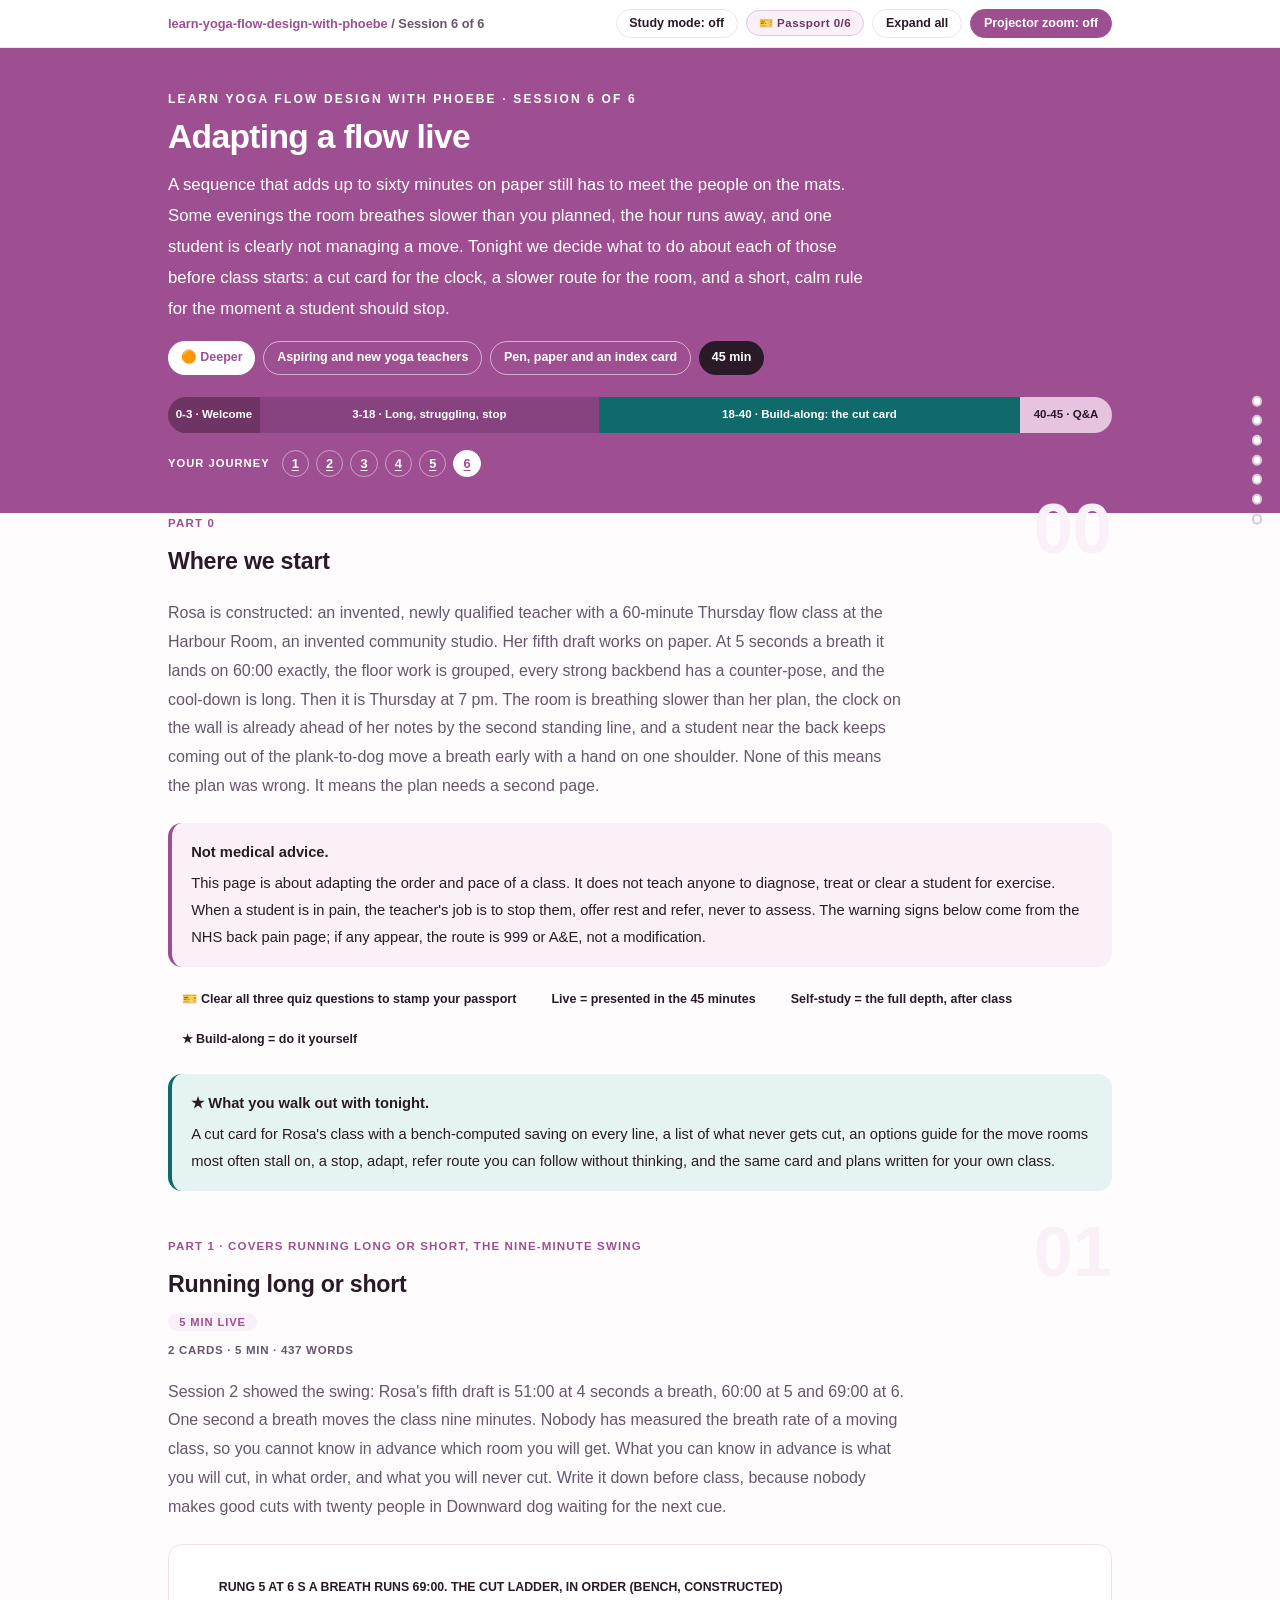
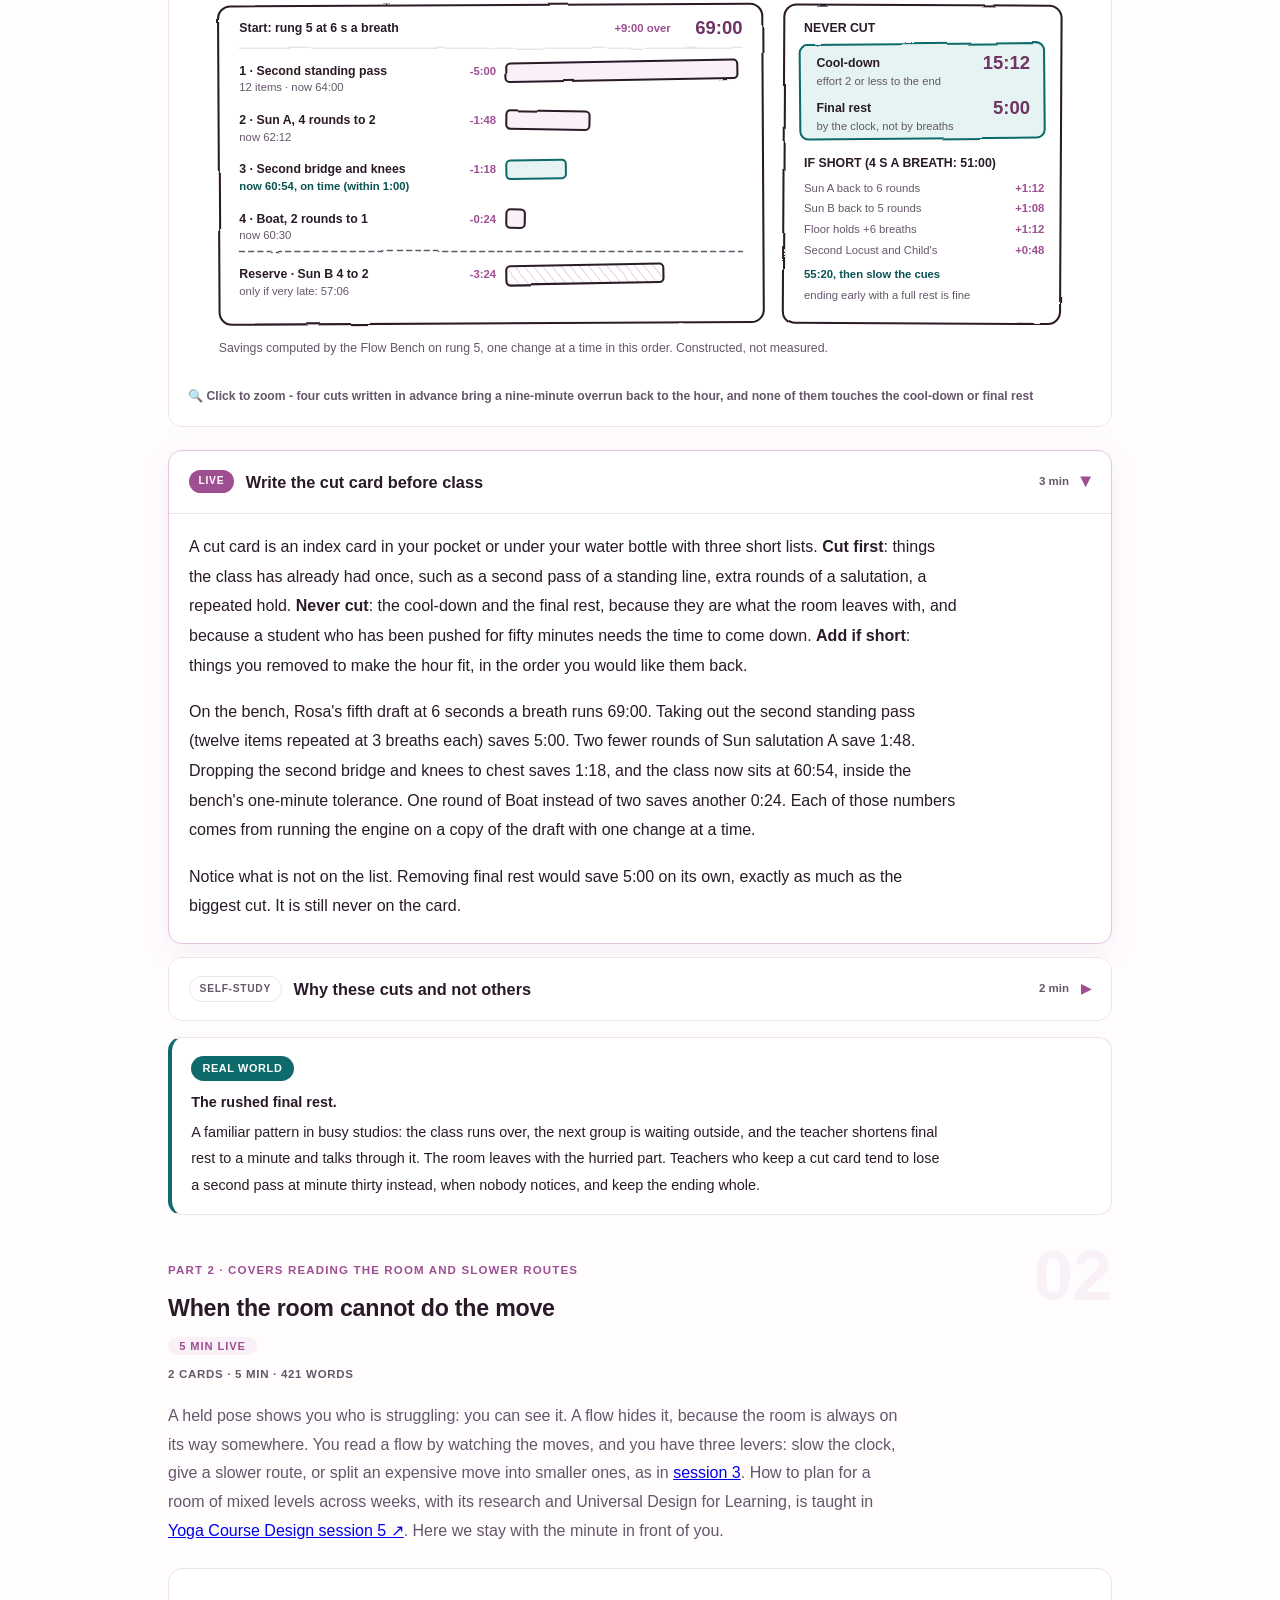
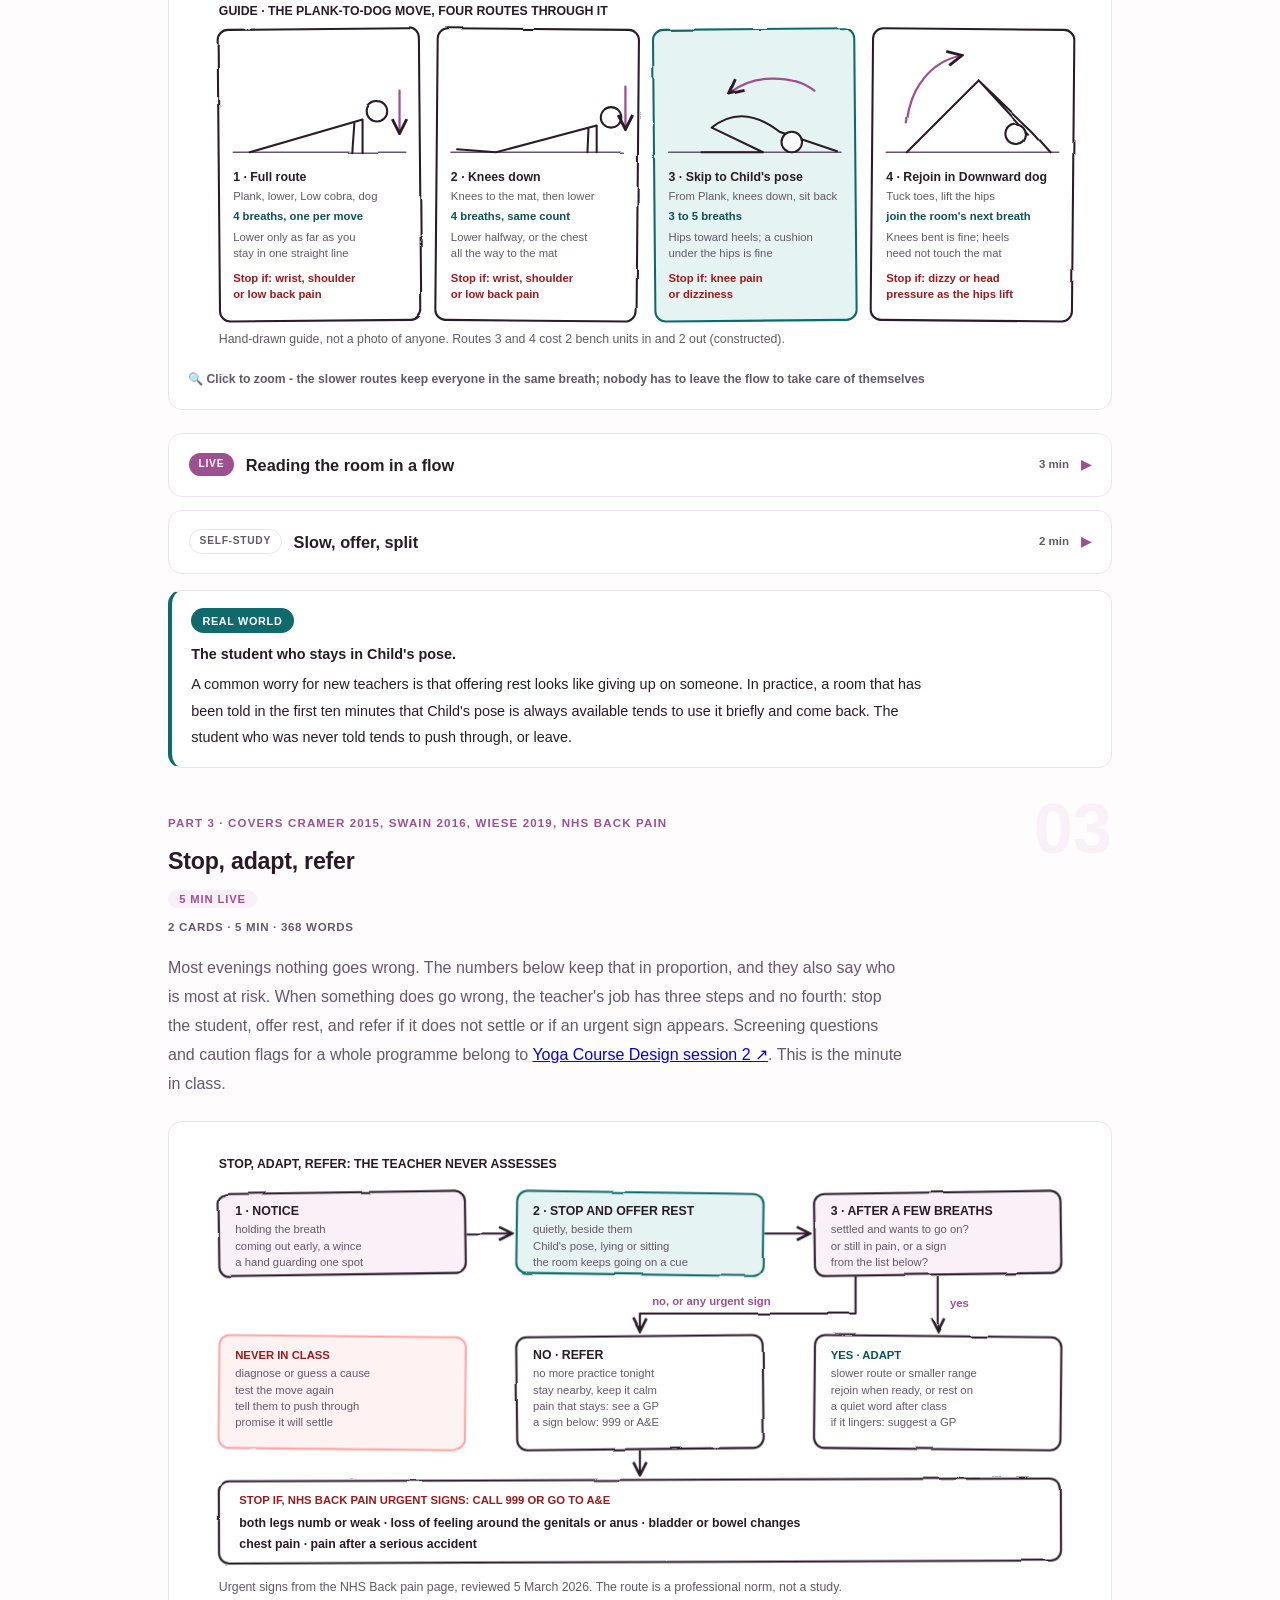
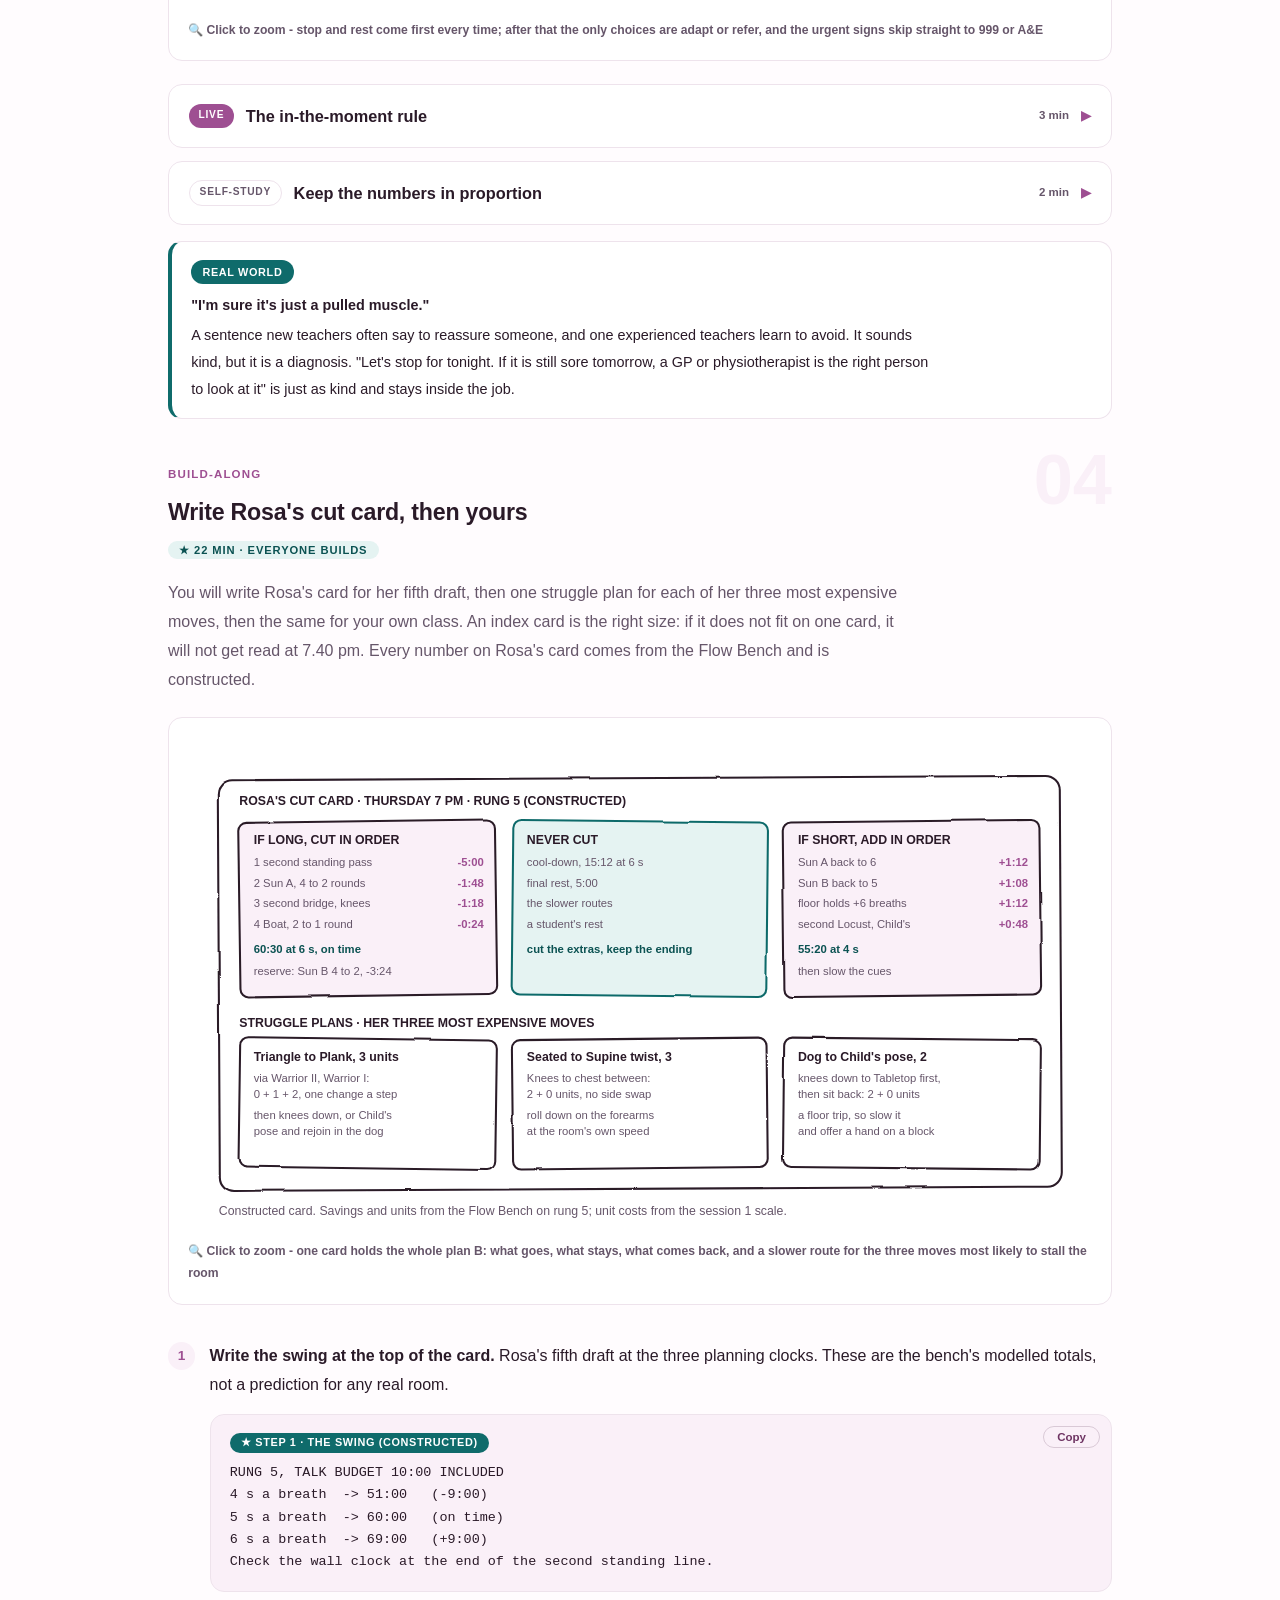
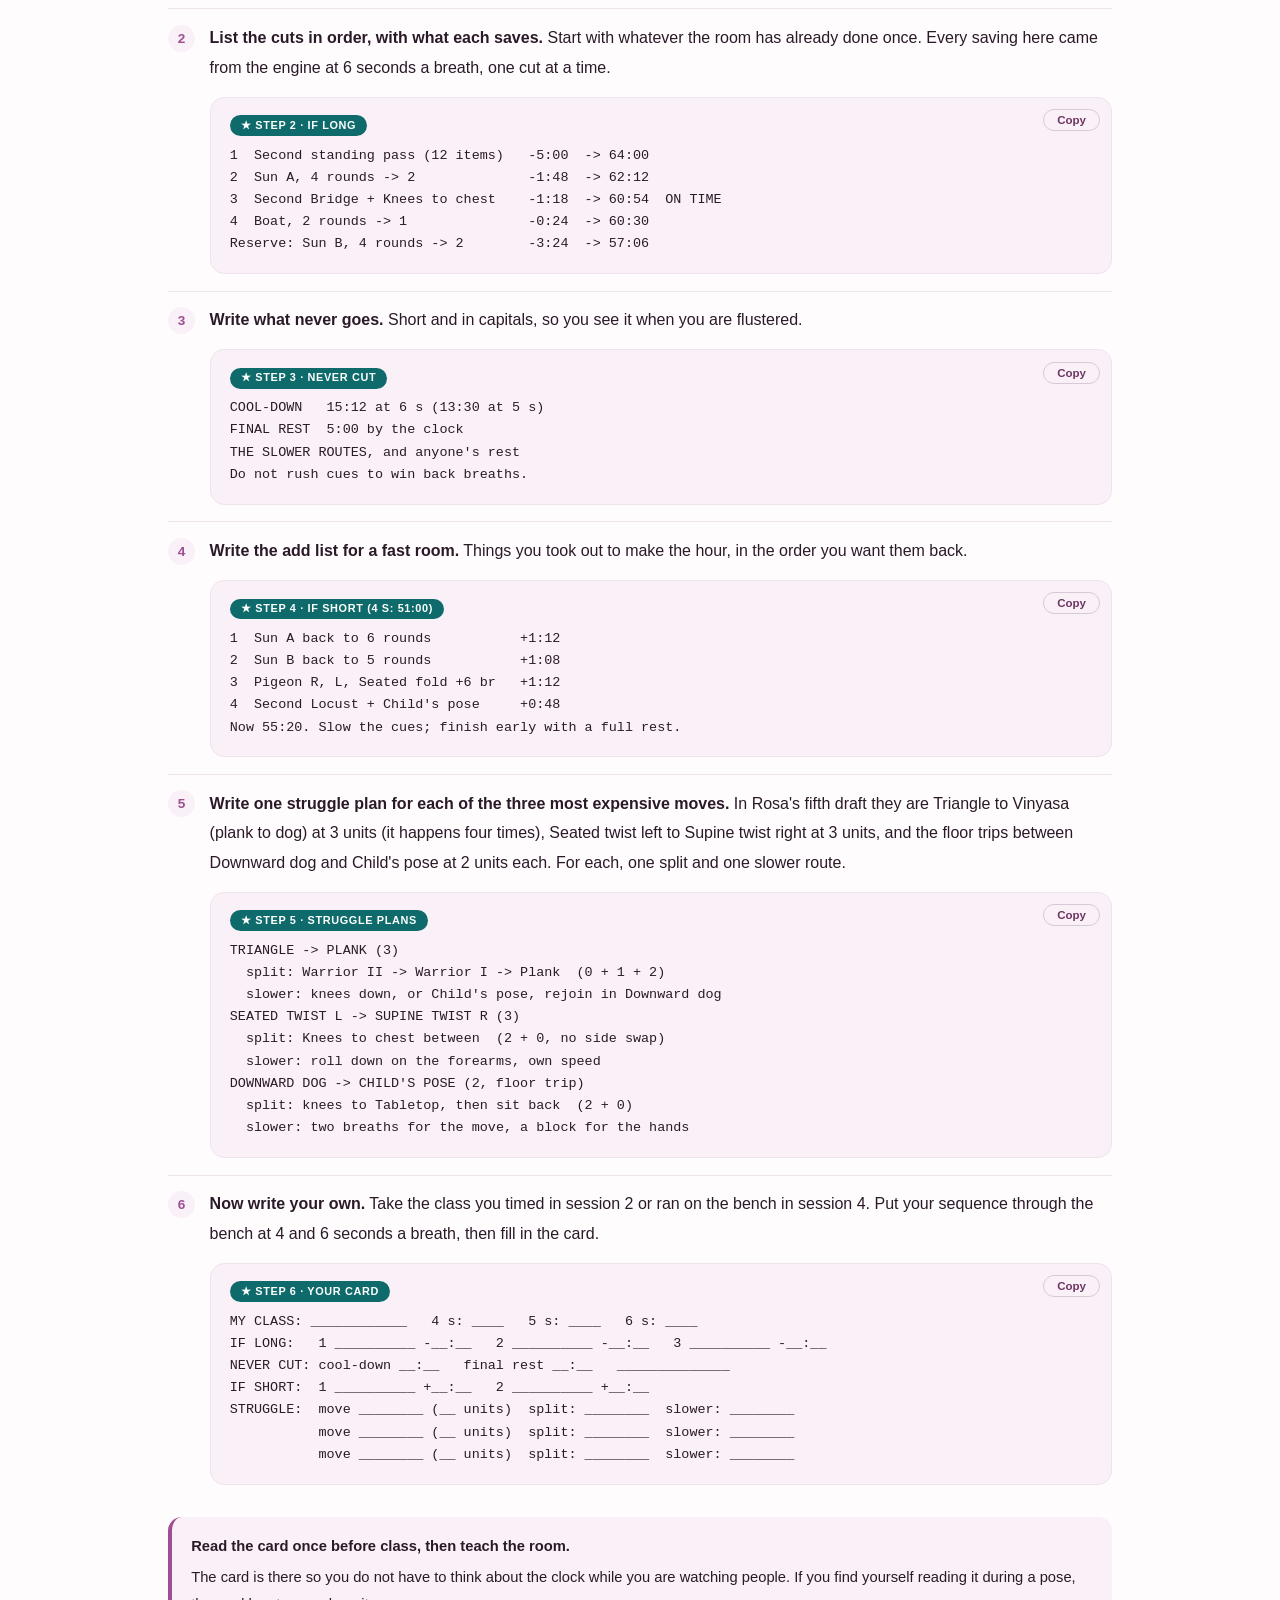
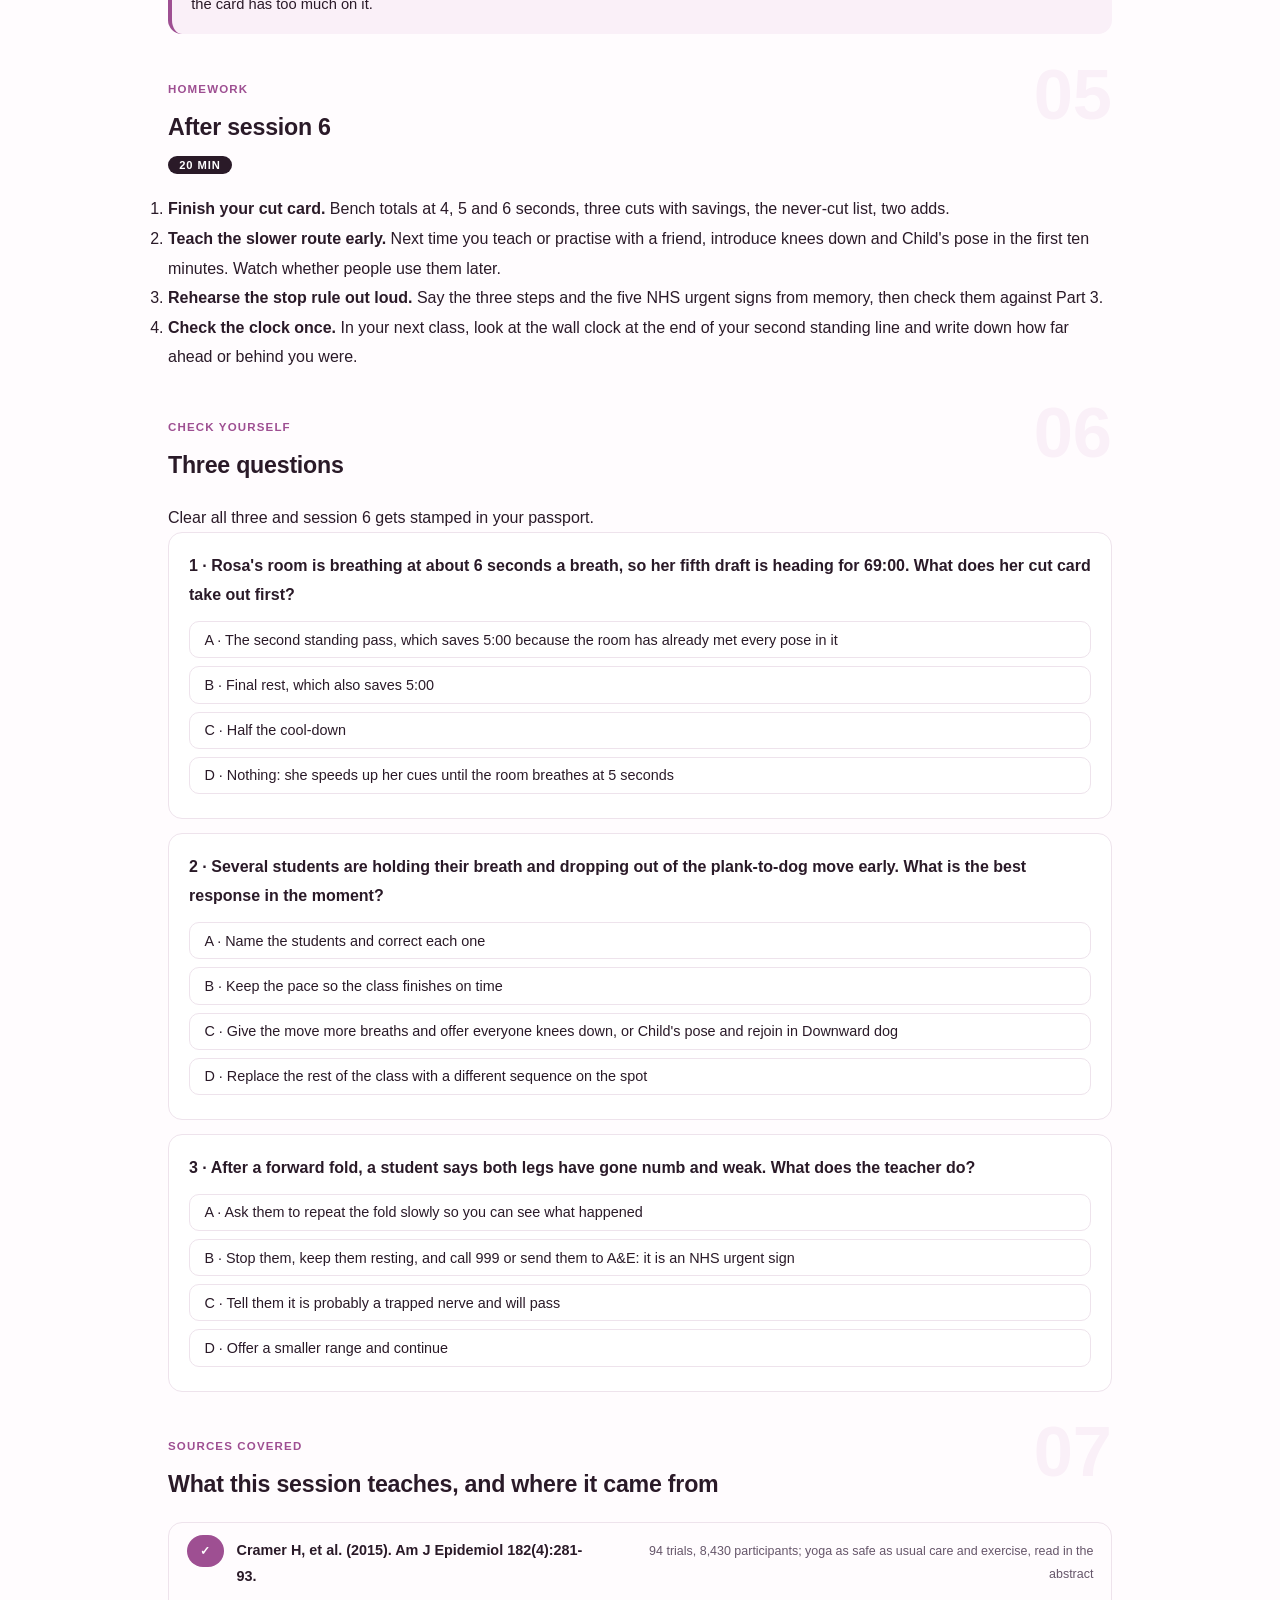
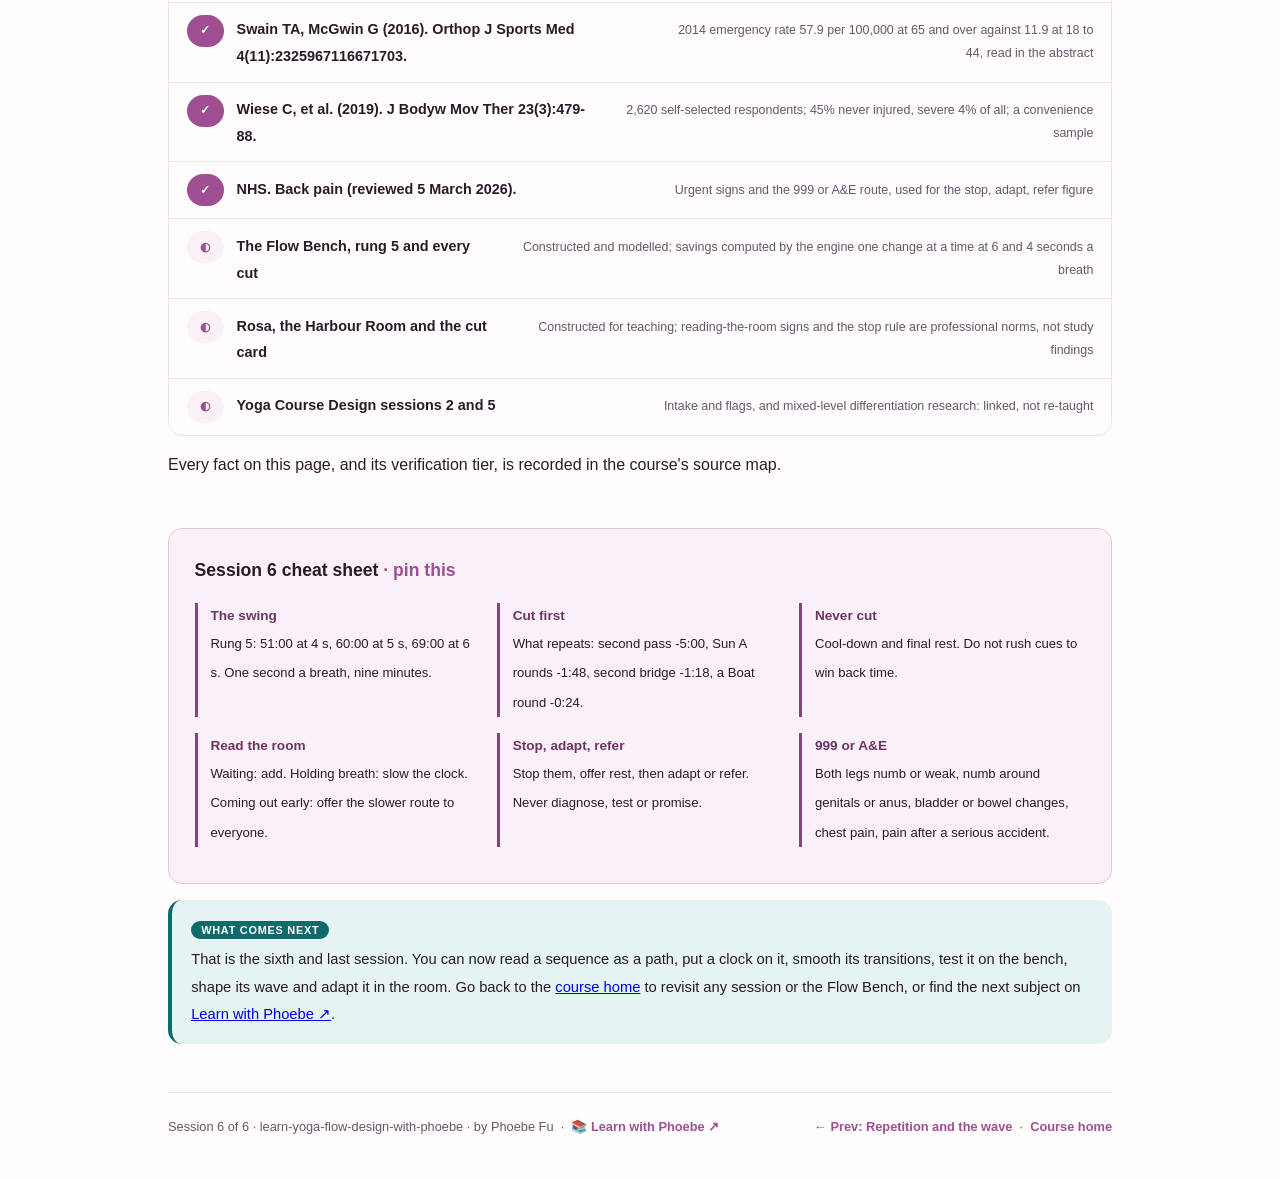
<file: courses/06-adapting-a-flow-live.html>
<!DOCTYPE html>
<html lang="en">
<head>
<meta charset="UTF-8">
<meta name="viewport" content="width=device-width, initial-scale=1.0">
<!-- social:start -->
<meta name="description" content="Session 6 of 6. A plan that works on paper meets a real room. Write a cut card before class, give a struggling room a slower route, and know when to stop a student, offer rest and refer.">
<meta property="og:type" content="article">
<meta property="og:site_name" content="Learn with Phoebe">
<meta property="og:title" content="Adapting a flow live - learn yoga flow design with phoebe">
<meta property="og:description" content="Session 6 of 6. Running long or short, a room that cannot do the move, and the stop, adapt, refer route.">
<meta property="og:url" content="https://phoebefu6.github.io/learn-yoga-flow-design-with-phoebe/courses/06-adapting-a-flow-live.html">
<meta property="og:image" content="https://phoebefu6.github.io/learn-yoga-flow-design-with-phoebe/assets/og-cover.png">
<meta property="og:image:width" content="1200">
<meta property="og:image:height" content="630">
<meta name="twitter:card" content="summary_large_image">
<meta name="twitter:title" content="Adapting a flow live - learn yoga flow design with phoebe">
<meta name="twitter:description" content="Session 6 of 6. A cut card, a slower route, and when to stop, adapt and refer.">
<meta name="twitter:image" content="https://phoebefu6.github.io/learn-yoga-flow-design-with-phoebe/assets/og-cover.png">
<!-- social:end -->
<title>Session 6 · Adapting a flow live - learn yoga flow design with phoebe</title>
<link rel="stylesheet" href="../assets/style.css?v=1">
</head>
<body>

<div class="toolbar">
  <div class="wrap">
    <span class="crumb"><a href="../index.html">learn-yoga-flow-design-with-phoebe</a> / Session 6 of 6</span>
    <button class="btn" id="toggle-all" type="button">Expand all</button>
    <button class="btn primary" id="zoom-toggle" type="button">Projector zoom: off</button>
  </div>
</div>

<header class="masthead">
  <div class="wrap">
    <div class="eyebrow">Learn Yoga Flow Design with Phoebe · Session 6 of 6</div>
    <h1>Adapting a flow <span class="accent">live</span></h1>
    <p class="sub">A sequence that adds up to sixty minutes on paper still has to meet the people on the mats. Some evenings the room breathes slower than you planned, the hour runs away, and one student is clearly not managing a move. Tonight we decide what to do about each of those before class starts: a cut card for the clock, a slower route for the room, and a short, calm rule for the moment a student should stop.</p>
    <div class="chip-row">
      <span class="chip level">🟠 Deeper</span>
      <span class="chip audience">Aspiring and new yoga teachers</span>
      <span class="chip audience">Pen, paper and an index card</span>
      <span class="chip time">45 min</span>
    </div>
    <div class="agenda">
      <span class="a1" style="flex:1">0-3 · Welcome</span>
      <span class="a2" style="flex:4">3-18 · Long, struggling, stop</span>
      <span class="a3" style="flex:5">18-40 · Build-along: the cut card</span>
      <span class="a4" style="flex:1">40-45 · Q&amp;A</span>
    </div>
  </div>
</header>

<main class="wrap">

  <section class="section" id="intro">
    <div class="section-kicker">
      <span class="klabel">Part 0</span>
      <h2>Where we start</h2>
    </div>
    <p class="lede">Rosa is constructed: an invented, newly qualified teacher with a 60-minute Thursday flow class at the Harbour Room, an invented community studio. Her fifth draft works on paper. At 5 seconds a breath it lands on 60:00 exactly, the floor work is grouped, every strong backbend has a counter-pose, and the cool-down is long. Then it is Thursday at 7 pm. The room is breathing slower than her plan, the clock on the wall is already ahead of her notes by the second standing line, and a student near the back keeps coming out of the plank-to-dog move a breath early with a hand on one shoulder. None of this means the plan was wrong. It means the plan needs a second page.</p>

    <div class="callout tip">
      <p><strong>Not medical advice.</strong> This page is about adapting the order and pace of a class. It does not teach anyone to diagnose, treat or clear a student for exercise. When a student is in pain, the teacher's job is to stop them, offer rest and refer, never to assess. The warning signs below come from the NHS back pain page; if any appear, the route is 999 or A&amp;E, not a modification.</p>
    </div>

    <div class="legend">
      <span class="pill">🎫 Clear all three quiz questions to stamp your passport</span>
      <span class="pill">Live = presented in the 45 minutes</span>
      <span class="pill">Self-study = the full depth, after class</span>
      <span class="pill">★ Build-along = do it yourself</span>
    </div>

    <div class="callout win">
      <p><strong>★ What you walk out with tonight.</strong> A cut card for Rosa's class with a bench-computed saving on every line, a list of what never gets cut, an options guide for the move rooms most often stall on, a stop, adapt, refer route you can follow without thinking, and the same card and plans written for your own class.</p>
    </div>
  </section>

  <section class="section" id="part-1">
    <div class="section-kicker">
      <span class="klabel">Part 1 · covers running long or short, the nine-minute swing</span>
      <h2>Running long or short</h2>
      <span class="tag concept">5 min live</span>
    </div>
    <p class="lede">Session 2 showed the swing: Rosa's fifth draft is 51:00 at 4 seconds a breath, 60:00 at 5 and 69:00 at 6. One second a breath moves the class nine minutes. Nobody has measured the breath rate of a moving class, so you cannot know in advance which room you will get. What you can know in advance is what you will cut, in what order, and what you will never cut. Write it down before class, because nobody makes good cuts with twenty people in Downward dog waiting for the next cue.</p>

    <figure class="zoomable">
      <svg viewBox="0 0 880 400" xmlns="http://www.w3.org/2000/svg" role="img" aria-label="Rosa's rung 5 at 6 seconds a breath runs 69:00, nine minutes over. Cut in order: the second standing pass saves 5:00 to 64:00; Sun salutation A from 4 rounds to 2 saves 1:48 to 62:12; the second bridge and knees to chest saves 1:18 to 60:54, on time; boat from 2 rounds to 1 saves 0:24 to 60:30. Reserve: Sun salutation B from 4 rounds to 2 saves 3:24. Never cut: the 15:12 cool-down and the 5:00 final rest. If short at 4 seconds a breath, 51:00: adding back Sun A rounds, Sun B rounds, longer floor holds and a second locust reaches 55:20.">
        <defs>
          <filter id="f6aSk" x="-3%" y="-3%" width="106%" height="106%"><feTurbulence type="fractalNoise" baseFrequency="0.02" numOctaves="2" seed="61" result="n"/><feDisplacementMap in="SourceGraphic" in2="n" scale="2.4" xChannelSelector="R" yChannelSelector="G"/></filter>
          <pattern id="f6aHc" patternUnits="userSpaceOnUse" width="7" height="7" patternTransform="rotate(-38)"><line x1="0" y1="0" x2="0" y2="7" stroke="#9E4F92" stroke-width="1" opacity=".5"/></pattern>
        </defs>
        <style>
          .f6aH { font: 800 12px Inter, sans-serif; fill: #2A1A28; }
          .f6aL { font: 600 12px Inter, sans-serif; fill: #2A1A28; }
          .f6aS { font: 400 11px Inter, sans-serif; fill: #66566A; }
          .f6aB { font: 800 11px Inter, sans-serif; fill: #0B5252; }
          .f6aA { font: 700 11px Inter, sans-serif; fill: #9E4F92; }
          .f6aV { font: 800 18px Inter, sans-serif; fill: #6E3463; }
          .f6aN { font: 400 12px Inter, sans-serif; fill: #66566A; }
        </style>

        <text class="f6aH" x="30" y="26">RUNG 5 AT 6 S A BREATH RUNS 69:00. THE CUT LADDER, IN ORDER (BENCH, CONSTRUCTED)</text>

        <g filter="url(#f6aSk)" fill="none" stroke="#2A1A28" stroke-width="2" stroke-linecap="round" stroke-linejoin="round">
          <rect x="30" y="40" width="530" height="310" rx="12" transform="rotate(-0.3 295 195)" fill="#FFFFFF"/>
          <path d="M50 82 H540" stroke="#EEE3EC" stroke-width="1.4"/>
          <rect x="310" y="95" width="225" height="18" rx="4" transform="rotate(-1 422 104)" fill="#FAF0F8"/>
          <rect x="310" y="143" width="81" height="18" rx="4" transform="rotate(1 350 152)" fill="#FAF0F8"/>
          <rect x="310" y="191" width="58" height="18" rx="4" transform="rotate(-1 339 200)" fill="#E5F3F2" stroke="#0F6B6B"/>
          <rect x="310" y="239" width="18" height="18" rx="4" transform="rotate(1 319 248)" fill="#FAF0F8"/>
          <path d="M50 280 H540" stroke-dasharray="5 4" stroke="#66566A" stroke-width="1.4"/>
          <rect x="310" y="293" width="153" height="18" rx="4" transform="rotate(-1 386 302)" fill="url(#f6aHc)"/>

          <rect x="580" y="40" width="270" height="310" rx="12" transform="rotate(0.3 715 195)" fill="#FFFFFF"/>
          <rect x="596" y="78" width="238" height="92" rx="8" transform="rotate(-0.5 715 124)" fill="#E5F3F2" stroke="#0F6B6B"/>
        </g>

        <text class="f6aL" x="50" y="66">Start: rung 5 at 6 s a breath</text>
        <text class="f6aA" x="470" y="66" text-anchor="end">+9:00 over</text>
        <text class="f6aV" x="540" y="68" text-anchor="end">69:00</text>

        <text class="f6aL" x="50" y="108">1 · Second standing pass</text>
        <text class="f6aS" x="50" y="124">12 items · now 64:00</text>
        <text class="f6aA" x="300" y="108" text-anchor="end">-5:00</text>

        <text class="f6aL" x="50" y="156">2 · Sun A, 4 rounds to 2</text>
        <text class="f6aS" x="50" y="172">now 62:12</text>
        <text class="f6aA" x="300" y="156" text-anchor="end">-1:48</text>

        <text class="f6aL" x="50" y="204">3 · Second bridge and knees</text>
        <text class="f6aB" x="50" y="220">now 60:54, on time (within 1:00)</text>
        <text class="f6aA" x="300" y="204" text-anchor="end">-1:18</text>

        <text class="f6aL" x="50" y="252">4 · Boat, 2 rounds to 1</text>
        <text class="f6aS" x="50" y="268">now 60:30</text>
        <text class="f6aA" x="300" y="252" text-anchor="end">-0:24</text>

        <text class="f6aL" x="50" y="306">Reserve · Sun B 4 to 2</text>
        <text class="f6aS" x="50" y="322">only if very late: 57:06</text>
        <text class="f6aA" x="300" y="306" text-anchor="end">-3:24</text>

        <text class="f6aH" x="600" y="66">NEVER CUT</text>
        <text class="f6aL" x="612" y="100">Cool-down</text>
        <text class="f6aV" x="820" y="102" text-anchor="end">15:12</text>
        <text class="f6aS" x="612" y="118">effort 2 or less to the end</text>
        <text class="f6aL" x="612" y="144">Final rest</text>
        <text class="f6aV" x="820" y="146" text-anchor="end">5:00</text>
        <text class="f6aS" x="612" y="162">by the clock, not by breaths</text>

        <text class="f6aH" x="600" y="198">IF SHORT (4 S A BREATH: 51:00)</text>
        <text class="f6aS" x="600" y="222">Sun A back to 6 rounds</text>
        <text class="f6aA" x="834" y="222" text-anchor="end">+1:12</text>
        <text class="f6aS" x="600" y="242">Sun B back to 5 rounds</text>
        <text class="f6aA" x="834" y="242" text-anchor="end">+1:08</text>
        <text class="f6aS" x="600" y="262">Floor holds +6 breaths</text>
        <text class="f6aA" x="834" y="262" text-anchor="end">+1:12</text>
        <text class="f6aS" x="600" y="282">Second Locust and Child's</text>
        <text class="f6aA" x="834" y="282" text-anchor="end">+0:48</text>
        <text class="f6aB" x="600" y="306">55:20, then slow the cues</text>
        <text class="f6aS" x="600" y="326">ending early with a full rest is fine</text>

        <text class="f6aN" x="30" y="378">Savings computed by the Flow Bench on rung 5, one change at a time in this order. Constructed, not measured.</text>
      </svg>
      <figcaption>🔍 Click to zoom - four cuts written in advance bring a nine-minute overrun back to the hour, and none of them touches the cool-down or final rest</figcaption>
    </figure>

    <details class="card" open>
      <summary><span class="mode live">Live</span>Write the cut card before class<span class="mini">3 min</span><span class="caret">▶</span></summary>
      <div class="body">
        <p>A cut card is an index card in your pocket or under your water bottle with three short lists. <strong>Cut first</strong>: things the class has already had once, such as a second pass of a standing line, extra rounds of a salutation, a repeated hold. <strong>Never cut</strong>: the cool-down and the final rest, because they are what the room leaves with, and because a student who has been pushed for fifty minutes needs the time to come down. <strong>Add if short</strong>: things you removed to make the hour fit, in the order you would like them back.</p>
        <p>On the bench, Rosa's fifth draft at 6 seconds a breath runs 69:00. Taking out the second standing pass (twelve items repeated at 3 breaths each) saves 5:00. Two fewer rounds of Sun salutation A save 1:48. Dropping the second bridge and knees to chest saves 1:18, and the class now sits at 60:54, inside the bench's one-minute tolerance. One round of Boat instead of two saves another 0:24. Each of those numbers comes from running the engine on a copy of the draft with one change at a time.</p>
        <p>Notice what is not on the list. Removing final rest would save 5:00 on its own, exactly as much as the biggest cut. It is still never on the card.</p>
      </div>
    </details>

    <details class="card">
      <summary><span class="mode self">Self-study</span>Why these cuts and not others<span class="mini">2 min</span><span class="caret">▶</span></summary>
      <div class="body">
        <p>A good cut removes repetition without breaking the shape. After all four cuts the bench still shows 2 floor trips, both sides balanced, no uncountered backbend, Warrior III still the peak, and the cool-down unchanged at 15:12. Transition units fall from 56 to 44, because the second standing pass carried twelve moves of its own. The class is shorter and also a little smoother.</p>
        <p>Bad cuts break something the earlier drafts fixed. Cut the left-side Warrior line to save time and the sides are unbalanced again. Cut the Child's pose after Camel and a strong backbend has no counter-pose. Rush the cues to squeeze breaths from 6 seconds to 5 and you are fighting the room's clock instead of reading it. Repetition and the intensity wave are covered in <a href="05-repetition-and-the-wave.html">session 5</a>; the cut order follows straight from them: the second pass is the cheapest thing to lose because the room has already met every pose in it.</p>
        <p>The short side is harder. At 4 seconds a breath the same draft runs 51:00. Adding back two Sun A rounds, one Sun B round, six breaths on each floor hold and a second Locust with its Child's pose brings it to 55:20. The other few minutes are better found by slowing your own cues than by inventing new poses on the spot.</p>
      </div>
    </details>

    <div class="callout example">
      <span class="ex-pill">Real world</span>
      <p><strong>The rushed final rest.</strong> A familiar pattern in busy studios: the class runs over, the next group is waiting outside, and the teacher shortens final rest to a minute and talks through it. The room leaves with the hurried part. Teachers who keep a cut card tend to lose a second pass at minute thirty instead, when nobody notices, and keep the ending whole.</p>
    </div>
  </section>

  <section class="section" id="part-2">
    <div class="section-kicker">
      <span class="klabel">Part 2 · covers reading the room and slower routes</span>
      <h2>When the room cannot do the move</h2>
      <span class="tag concept">5 min live</span>
    </div>
    <p class="lede">A held pose shows you who is struggling: you can see it. A flow hides it, because the room is always on its way somewhere. You read a flow by watching the moves, and you have three levers: slow the clock, give a slower route, or split an expensive move into smaller ones, as in <a href="03-transitions-that-work.html">session 3</a>. How to plan for a room of mixed levels across weeks, with its research and Universal Design for Learning, is taught in <a href="https://phoebefu6.github.io/learn-yoga-course-design-with-phoebe/courses/05-one-room-many-levels.html">Yoga Course Design session 5 ↗</a>. Here we stay with the minute in front of you.</p>

    <figure class="zoomable">
      <svg viewBox="0 0 880 360" xmlns="http://www.w3.org/2000/svg" role="img" aria-label="Options guide for the plank-to-dog move, drawn as four stick figures. 1, full route: Plank, lower, Low cobra, Downward dog, 4 breaths. 2, knees down before lowering, same 4 breaths. 3, skip: knees down and sit back to Child's pose for 3 to 5 breaths. 4, rejoin the room in Downward dog. Each has a safe range and a stop-if line.">
        <defs>
          <filter id="f6bSk" x="-3%" y="-3%" width="106%" height="106%"><feTurbulence type="fractalNoise" baseFrequency="0.02" numOctaves="2" seed="67" result="n"/><feDisplacementMap in="SourceGraphic" in2="n" scale="2.4" xChannelSelector="R" yChannelSelector="G"/></filter>
          <marker id="f6bAr" viewBox="0 0 10 10" refX="8" refY="5" markerWidth="8" markerHeight="8" orient="auto-start-reverse"><path d="M1 1 L9 5 L1 9" fill="none" stroke="#2A1A28" stroke-width="1.6"/></marker>
        </defs>
        <style>
          .f6bH { font: 800 12px Inter, sans-serif; fill: #2A1A28; }
          .f6bL { font: 600 12px Inter, sans-serif; fill: #2A1A28; }
          .f6bS { font: 400 11px Inter, sans-serif; fill: #66566A; }
          .f6bB { font: 800 11px Inter, sans-serif; fill: #0B5252; }
          .f6bR { font: 800 11px Inter, sans-serif; fill: #991B1B; }
          .f6bN { font: 400 12px Inter, sans-serif; fill: #66566A; }
        </style>

        <text class="f6bH" x="30" y="26">GUIDE · THE PLANK-TO-DOG MOVE, FOUR ROUTES THROUGH IT</text>

        <g filter="url(#f6bSk)" fill="none" stroke="#2A1A28" stroke-width="2" stroke-linecap="round" stroke-linejoin="round">
          <rect x="30" y="40" width="196" height="284" rx="10" transform="rotate(-0.5 128 182)" fill="#FFFFFF"/>
          <rect x="242" y="40" width="196" height="284" rx="10" transform="rotate(0.5 340 182)" fill="#FFFFFF"/>
          <rect x="454" y="40" width="196" height="284" rx="10" transform="rotate(-0.5 552 182)" fill="#E5F3F2" stroke="#0F6B6B"/>
          <rect x="666" y="40" width="196" height="284" rx="10" transform="rotate(0.5 764 182)" fill="#FFFFFF"/>

          <path d="M44 160 H212 M256 160 H424 M468 160 H636 M680 160 H848" stroke="#66566A" stroke-width="1.4"/>

          <path d="M60 160 L170 128 M170 128 L170 160 M162 132 L160 160"/>
          <circle cx="184" cy="120" r="10" fill="#FFFFFF"/>
          <path d="M206 100 V140" stroke="#9E4F92" stroke-width="2.2" marker-end="url(#f6bAr)"/>

          <path d="M262 157 L300 160 L398 134 M398 134 L398 160 M390 137 L389 160"/>
          <circle cx="412" cy="126" r="10" fill="#FFFFFF"/>
          <path d="M426 96 V136" stroke="#9E4F92" stroke-width="2.2" marker-end="url(#f6bAr)"/>

          <path d="M500 160 L560 160 M560 160 L510 136 M510 136 Q540 112 576 140 M576 140 L632 159"/>
          <circle cx="588" cy="150" r="10" fill="#FFFFFF"/>
          <path d="M610 100 C590 84 550 84 528 102" stroke="#9E4F92" stroke-width="2.2" marker-end="url(#f6bAr)"/>

          <path d="M700 160 L770 90 L822 140 L840 160 M770 90 L818 142"/>
          <circle cx="806" cy="142" r="10" fill="#FFFFFF"/>
          <path d="M700 130 C704 96 724 72 752 66" stroke="#9E4F92" stroke-width="2.2" marker-end="url(#f6bAr)"/>
        </g>

        <text class="f6bL" x="44" y="188">1 · Full route</text>
        <text class="f6bS" x="44" y="206">Plank, lower, Low cobra, dog</text>
        <text class="f6bB" x="44" y="226">4 breaths, one per move</text>
        <text class="f6bS" x="44" y="246">Lower only as far as you</text>
        <text class="f6bS" x="44" y="262">stay in one straight line</text>
        <text class="f6bR" x="44" y="286">Stop if: wrist, shoulder</text>
        <text class="f6bR" x="44" y="302">or low back pain</text>

        <text class="f6bL" x="256" y="188">2 · Knees down</text>
        <text class="f6bS" x="256" y="206">Knees to the mat, then lower</text>
        <text class="f6bB" x="256" y="226">4 breaths, same count</text>
        <text class="f6bS" x="256" y="246">Lower halfway, or the chest</text>
        <text class="f6bS" x="256" y="262">all the way to the mat</text>
        <text class="f6bR" x="256" y="286">Stop if: wrist, shoulder</text>
        <text class="f6bR" x="256" y="302">or low back pain</text>

        <text class="f6bL" x="468" y="188">3 · Skip to Child's pose</text>
        <text class="f6bS" x="468" y="206">From Plank, knees down, sit back</text>
        <text class="f6bB" x="468" y="226">3 to 5 breaths</text>
        <text class="f6bS" x="468" y="246">Hips toward heels; a cushion</text>
        <text class="f6bS" x="468" y="262">under the hips is fine</text>
        <text class="f6bR" x="468" y="286">Stop if: knee pain</text>
        <text class="f6bR" x="468" y="302">or dizziness</text>

        <text class="f6bL" x="680" y="188">4 · Rejoin in Downward dog</text>
        <text class="f6bS" x="680" y="206">Tuck toes, lift the hips</text>
        <text class="f6bB" x="680" y="226">join the room's next breath</text>
        <text class="f6bS" x="680" y="246">Knees bent is fine; heels</text>
        <text class="f6bS" x="680" y="262">need not touch the mat</text>
        <text class="f6bR" x="680" y="286">Stop if: dizzy or head</text>
        <text class="f6bR" x="680" y="302">pressure as the hips lift</text>

        <text class="f6bN" x="30" y="346">Hand-drawn guide, not a photo of anyone. Routes 3 and 4 cost 2 bench units in and 2 out (constructed).</text>
      </svg>
      <figcaption>🔍 Click to zoom - the slower routes keep everyone in the same breath; nobody has to leave the flow to take care of themselves</figcaption>
    </figure>

    <details class="card">
      <summary><span class="mode live">Live</span>Reading the room in a flow<span class="mini">3 min</span><span class="caret">▶</span></summary>
      <div class="body">
        <p>Three things are worth watching, and they are practitioner signs, not measured ones. <strong>People waiting</strong>: a few students arrive in the pose and look around before you cue the next breath. The room is ahead of you, usually a short-side evening. <strong>People holding their breath</strong>: jaws set, shoulders up, a pause at the hardest point of the move. The move costs more than the breath you gave it. <strong>People coming out early</strong>: dropping to the knees, sitting back before the cue, or skipping the move altogether. The move is beyond the room tonight, or beyond one person.</p>
        <p>Each sign has its lever. For waiting, keep the pace and use the add list. For held breath, slow the clock: give the move two breaths instead of one, and say so out loud so nobody feels behind. For coming out early, offer the slower route to everyone, not to one student by name: "if you would like, knees down here, or rest in Child's pose and meet us in Downward dog."</p>
        <p>The plank-to-dog move is the one rooms most often stall on, and it appears six times in Rosa's fifth draft. The lowering from Plank is often called Chaturanga (four-limbed staff pose). The guide above gives four routes through it. On the bench, the full Vinyasa (plank to dog) is 4 breaths; the Child's pose route costs 2 units going down from Plank and 2 coming back up to Downward dog, so a student who takes it is back with the room on the next breath or two.</p>
      </div>
    </details>

    <details class="card">
      <summary><span class="mode self">Self-study</span>Slow, offer, split<span class="mini">2 min</span><span class="caret">▶</span></summary>
      <div class="body">
        <p><strong>Slow the clock.</strong> Moving the whole room from 5 to 6 seconds a breath is the gentlest change you can make, and also the most expensive: on Rosa's draft it adds nine minutes. That is what the cut card is for. Slowing and cutting are a pair.</p>
        <p><strong>Offer the slower route.</strong> Teach it once, early, when the room is fresh, so later you only need the word "options". A route taught for the first time in the middle of the hardest move is just one more instruction.</p>
        <p><strong>Split the expensive move.</strong> Session 3 drew the splits: a hand on the thigh for stepping forward from Downward dog, the back knee down on the way to a lunge, a stop on all fours on the way to the floor. The bench count often stays the same or rises by a breath; the benefit is that each step changes one thing at a time, which is easier to follow and easier to stop in the middle of.</p>
      </div>
    </details>

    <div class="callout example">
      <span class="ex-pill">Real world</span>
      <p><strong>The student who stays in Child's pose.</strong> A common worry for new teachers is that offering rest looks like giving up on someone. In practice, a room that has been told in the first ten minutes that Child's pose is always available tends to use it briefly and come back. The student who was never told tends to push through, or leave.</p>
    </div>
  </section>

  <section class="section" id="part-3">
    <div class="section-kicker">
      <span class="klabel">Part 3 · covers Cramer 2015, Swain 2016, Wiese 2019, NHS back pain</span>
      <h2>Stop, adapt, refer</h2>
      <span class="tag concept">5 min live</span>
    </div>
    <p class="lede">Most evenings nothing goes wrong. The numbers below keep that in proportion, and they also say who is most at risk. When something does go wrong, the teacher's job has three steps and no fourth: stop the student, offer rest, and refer if it does not settle or if an urgent sign appears. Screening questions and caution flags for a whole programme belong to <a href="https://phoebefu6.github.io/learn-yoga-course-design-with-phoebe/courses/02-intake-who-is-in-the-room.html">Yoga Course Design session 2 ↗</a>. This is the minute in class.</p>

    <figure class="zoomable">
      <svg viewBox="0 0 880 456" xmlns="http://www.w3.org/2000/svg" role="img" aria-label="Stop, adapt, refer route. 1, notice: holding the breath, coming out early, guarding one spot. 2, stop and offer rest. 3, after a few breaths, is the student settled? If yes, adapt: slower route or smaller range, a word after class, suggest a GP if it lingers. If no, or any urgent sign, refer: no more practice tonight, pain that stays goes to a GP, an urgent sign goes to 999 or A and E. Never in class: diagnose, test the move again, tell them to push through, promise it will settle. NHS urgent signs: both legs numb or weak, loss of feeling around the genitals or anus, bladder or bowel changes, chest pain, pain after a serious accident.">
        <defs>
          <filter id="f6cSk" x="-3%" y="-3%" width="106%" height="106%"><feTurbulence type="fractalNoise" baseFrequency="0.02" numOctaves="2" seed="71" result="n"/><feDisplacementMap in="SourceGraphic" in2="n" scale="2.4" xChannelSelector="R" yChannelSelector="G"/></filter>
          <marker id="f6cAr" viewBox="0 0 10 10" refX="8" refY="5" markerWidth="8" markerHeight="8" orient="auto-start-reverse"><path d="M1 1 L9 5 L1 9" fill="none" stroke="#2A1A28" stroke-width="1.6"/></marker>
        </defs>
        <style>
          .f6cH { font: 800 12px Inter, sans-serif; fill: #2A1A28; }
          .f6cL { font: 600 12px Inter, sans-serif; fill: #2A1A28; }
          .f6cS { font: 400 11px Inter, sans-serif; fill: #66566A; }
          .f6cB { font: 800 11px Inter, sans-serif; fill: #0B5252; }
          .f6cA { font: 700 11px Inter, sans-serif; fill: #9E4F92; }
          .f6cR { font: 800 11px Inter, sans-serif; fill: #991B1B; }
          .f6cN { font: 400 12px Inter, sans-serif; fill: #66566A; }
        </style>

        <text class="f6cH" x="30" y="26">STOP, ADAPT, REFER: THE TEACHER NEVER ASSESSES</text>

        <g filter="url(#f6cSk)" fill="none" stroke="#2A1A28" stroke-width="2" stroke-linecap="round" stroke-linejoin="round">
          <rect x="30" y="50" width="240" height="80" rx="10" transform="rotate(-0.8 150 90)" fill="#FAF0F8"/>
          <rect x="320" y="50" width="240" height="80" rx="10" transform="rotate(0.8 440 90)" fill="#E5F3F2" stroke="#0F6B6B"/>
          <rect x="610" y="50" width="240" height="80" rx="10" transform="rotate(-0.8 730 90)" fill="#FAF0F8"/>
          <path d="M272 90 H314" marker-end="url(#f6cAr)"/>
          <path d="M562 90 H604" marker-end="url(#f6cAr)"/>

          <rect x="30" y="190" width="240" height="110" rx="10" transform="rotate(0.6 150 245)" fill="#FEF2F2" stroke="#FCA5A5"/>
          <rect x="320" y="190" width="240" height="110" rx="10" transform="rotate(-0.6 440 245)" fill="#FFFFFF"/>
          <rect x="610" y="190" width="240" height="110" rx="10" transform="rotate(0.6 730 245)" fill="#FFFFFF"/>
          <path d="M730 132 V184" marker-end="url(#f6cAr)"/>
          <path d="M650 132 V168 H440 V184" marker-end="url(#f6cAr)"/>
          <path d="M440 302 V324" marker-end="url(#f6cAr)"/>

          <rect x="30" y="330" width="820" height="80" rx="10" transform="rotate(-0.2 440 370)" fill="#FFFFFF"/>
        </g>

        <text class="f6cH" x="46" y="72">1 · NOTICE</text>
        <text class="f6cS" x="46" y="90">holding the breath</text>
        <text class="f6cS" x="46" y="106">coming out early, a wince</text>
        <text class="f6cS" x="46" y="122">a hand guarding one spot</text>

        <text class="f6cH" x="336" y="72">2 · STOP AND OFFER REST</text>
        <text class="f6cS" x="336" y="90">quietly, beside them</text>
        <text class="f6cS" x="336" y="106">Child's pose, lying or sitting</text>
        <text class="f6cS" x="336" y="122">the room keeps going on a cue</text>

        <text class="f6cH" x="626" y="72">3 · AFTER A FEW BREATHS</text>
        <text class="f6cS" x="626" y="90">settled and wants to go on?</text>
        <text class="f6cS" x="626" y="106">or still in pain, or a sign</text>
        <text class="f6cS" x="626" y="122">from the list below?</text>

        <text class="f6cA" x="742" y="162">yes</text>
        <text class="f6cA" x="452" y="160">no, or any urgent sign</text>

        <text class="f6cR" x="46" y="212">NEVER IN CLASS</text>
        <text class="f6cS" x="46" y="230">diagnose or guess a cause</text>
        <text class="f6cS" x="46" y="246">test the move again</text>
        <text class="f6cS" x="46" y="262">tell them to push through</text>
        <text class="f6cS" x="46" y="278">promise it will settle</text>

        <text class="f6cH" x="336" y="212">NO · REFER</text>
        <text class="f6cS" x="336" y="230">no more practice tonight</text>
        <text class="f6cS" x="336" y="246">stay nearby, keep it calm</text>
        <text class="f6cS" x="336" y="262">pain that stays: see a GP</text>
        <text class="f6cS" x="336" y="278">a sign below: 999 or A&amp;E</text>

        <text class="f6cB" x="626" y="212">YES · ADAPT</text>
        <text class="f6cS" x="626" y="230">slower route or smaller range</text>
        <text class="f6cS" x="626" y="246">rejoin when ready, or rest on</text>
        <text class="f6cS" x="626" y="262">a quiet word after class</text>
        <text class="f6cS" x="626" y="278">if it lingers: suggest a GP</text>

        <text class="f6cR" x="50" y="354">STOP IF, NHS BACK PAIN URGENT SIGNS: CALL 999 OR GO TO A&amp;E</text>
        <text class="f6cL" x="50" y="376">both legs numb or weak · loss of feeling around the genitals or anus · bladder or bowel changes</text>
        <text class="f6cL" x="50" y="396">chest pain · pain after a serious accident</text>

        <text class="f6cN" x="30" y="438">Urgent signs from the NHS Back pain page, reviewed 5 March 2026. The route is a professional norm, not a study.</text>
      </svg>
      <figcaption>🔍 Click to zoom - stop and rest come first every time; after that the only choices are adapt or refer, and the urgent signs skip straight to 999 or A&amp;E</figcaption>
    </figure>

    <details class="card">
      <summary><span class="mode live">Live</span>The in-the-moment rule<span class="mini">3 min</span><span class="caret">▶</span></summary>
      <div class="body">
        <p><strong>Stop them.</strong> Go to the student, kneel to their level and speak quietly. "Let's pause here." Give the room a simple cue so it can keep moving without you: "three breaths in Downward dog, then step forward to the top of your mat."</p>
        <p><strong>Offer rest.</strong> Child's pose, lying on the back with knees bent, or sitting: whatever position the student finds easiest. Do not move their body for them.</p>
        <p><strong>Refer.</strong> If the student settles and wants to continue, offer the slower route or a smaller range and check in after class. If pain stays, they stop practising for the evening and you suggest they speak to a GP before the next class. If any NHS urgent sign appears (both legs numb or weak, loss of feeling around the genitals or anus, bladder or bowel changes, chest pain, or pain after a serious accident), the route is 999 or A&amp;E. You never ask them to show you the movement again, name a cause, or tell them it is nothing. A teacher who assesses is guessing, and a wrong guess is worse than a referral.</p>
      </div>
    </details>

    <details class="card">
      <summary><span class="mode self">Self-study</span>Keep the numbers in proportion<span class="mini">2 min</span><span class="caret">▶</span></summary>
      <div class="body">
        <p><strong>As safe as exercise.</strong> Cramer and colleagues pooled 94 randomised trials with 8,430 participants that reported adverse events and found no difference between yoga and usual care or exercise; they concluded yoga "appears as safe as usual care and exercise". Stopping a student is not a sign that yoga is dangerous. It is ordinary care.</p>
        <p><strong>Age matters most.</strong> Swain and McGwin counted yoga-related US emergency visits; in 2014 the rate was 57.9 per 100,000 participants for people 65 and over against 11.9 for ages 18 to 44. If your Thursday room is older, the slower routes and the stop rule earn their place most.</p>
        <p><strong>Most practitioners report no injury, and severe ones are rare.</strong> In a 2019 survey of 2,620 self-selected respondents, 45 percent reported never being injured, and severe injuries were 4 percent of all respondents. It is a convenience sample: the people who chose to answer may differ from everyone else, so read it as a pattern, not a rate. None of these studies measured where in a class injuries happen, so do not claim that transitions or holds are the risky part.</p>
      </div>
    </details>

    <div class="callout example">
      <span class="ex-pill">Real world</span>
      <p><strong>"I'm sure it's just a pulled muscle."</strong> A sentence new teachers often say to reassure someone, and one experienced teachers learn to avoid. It sounds kind, but it is a diagnosis. "Let's stop for tonight. If it is still sore tomorrow, a GP or physiotherapist is the right person to look at it" is just as kind and stays inside the job.</p>
    </div>
  </section>

  <section class="section" id="demo-1">
    <div class="section-kicker">
      <span class="klabel">Build-along</span>
      <h2>Write Rosa's cut card, then yours</h2>
      <span class="tag demo">★ 22 min · everyone builds</span>
    </div>
    <p class="lede">You will write Rosa's card for her fifth draft, then one struggle plan for each of her three most expensive moves, then the same for your own class. An index card is the right size: if it does not fit on one card, it will not get read at 7.40 pm. Every number on Rosa's card comes from the Flow Bench and is constructed.</p>

    <figure class="zoomable">
      <svg viewBox="0 0 880 480" xmlns="http://www.w3.org/2000/svg" role="img" aria-label="Rosa's finished cut card for rung 5. If long, cut in order: second standing pass minus 5:00, Sun A 4 to 2 rounds minus 1:48, second bridge and knees minus 1:18, boat 2 to 1 round minus 0:24, reaching 60:30 at 6 seconds a breath; reserve Sun B 4 to 2 minus 3:24. Never cut: cool-down 15:12 at 6 seconds, final rest 5:00, the slower routes, a student's rest. If short, add: Sun A back to 6 plus 1:12, Sun B back to 5 plus 1:08, floor holds plus 6 breaths plus 1:12, second locust plus 0:48, reaching 55:20 at 4 seconds. Struggle plans: Triangle to plank, 3 units, via Warrior II and Warrior I; seated twist to supine twist, 3 units, via knees to chest for 2; Downward dog to Child's pose, 2 units, via Tabletop.">
        <defs>
          <filter id="f6dSk" x="-3%" y="-3%" width="106%" height="106%"><feTurbulence type="fractalNoise" baseFrequency="0.02" numOctaves="2" seed="73" result="n"/><feDisplacementMap in="SourceGraphic" in2="n" scale="2.4" xChannelSelector="R" yChannelSelector="G"/></filter>
        </defs>
        <style>
          .f6dH { font: 800 12px Inter, sans-serif; fill: #2A1A28; }
          .f6dL { font: 600 12px Inter, sans-serif; fill: #2A1A28; }
          .f6dS { font: 400 11px Inter, sans-serif; fill: #66566A; }
          .f6dB { font: 800 11px Inter, sans-serif; fill: #0B5252; }
          .f6dA { font: 700 11px Inter, sans-serif; fill: #9E4F92; }
          .f6dN { font: 400 12px Inter, sans-serif; fill: #66566A; }
        </style>

        <g filter="url(#f6dSk)" fill="none" stroke="#2A1A28" stroke-width="2" stroke-linecap="round" stroke-linejoin="round">
          <rect x="30" y="40" width="820" height="400" rx="14" transform="rotate(-0.3 440 240)" fill="#FFFFFF"/>
          <rect x="50" y="82" width="250" height="170" rx="8" transform="rotate(-0.8 175 167)" fill="#FAF0F8"/>
          <rect x="316" y="82" width="248" height="170" rx="8" transform="rotate(0.6 440 167)" fill="#E5F3F2" stroke="#0F6B6B"/>
          <rect x="580" y="82" width="250" height="170" rx="8" transform="rotate(-0.6 705 167)" fill="#FAF0F8"/>
          <rect x="50" y="294" width="250" height="126" rx="8" transform="rotate(0.8 175 357)" fill="#FFFFFF"/>
          <rect x="316" y="294" width="248" height="126" rx="8" transform="rotate(-0.6 440 357)" fill="#FFFFFF"/>
          <rect x="580" y="294" width="250" height="126" rx="8" transform="rotate(0.6 705 357)" fill="#FFFFFF"/>
        </g>

        <text class="f6dH" x="50" y="66">ROSA'S CUT CARD · THURSDAY 7 PM · RUNG 5 (CONSTRUCTED)</text>

        <text class="f6dL" x="64" y="104">IF LONG, CUT IN ORDER</text>
        <text class="f6dS" x="64" y="126">1 second standing pass</text>
        <text class="f6dA" x="288" y="126" text-anchor="end">-5:00</text>
        <text class="f6dS" x="64" y="146">2 Sun A, 4 to 2 rounds</text>
        <text class="f6dA" x="288" y="146" text-anchor="end">-1:48</text>
        <text class="f6dS" x="64" y="166">3 second bridge, knees</text>
        <text class="f6dA" x="288" y="166" text-anchor="end">-1:18</text>
        <text class="f6dS" x="64" y="186">4 Boat, 2 to 1 round</text>
        <text class="f6dA" x="288" y="186" text-anchor="end">-0:24</text>
        <text class="f6dB" x="64" y="210">60:30 at 6 s, on time</text>
        <text class="f6dS" x="64" y="232">reserve: Sun B 4 to 2, -3:24</text>

        <text class="f6dL" x="330" y="104">NEVER CUT</text>
        <text class="f6dS" x="330" y="126">cool-down, 15:12 at 6 s</text>
        <text class="f6dS" x="330" y="146">final rest, 5:00</text>
        <text class="f6dS" x="330" y="166">the slower routes</text>
        <text class="f6dS" x="330" y="186">a student's rest</text>
        <text class="f6dB" x="330" y="210">cut the extras, keep the ending</text>

        <text class="f6dL" x="594" y="104">IF SHORT, ADD IN ORDER</text>
        <text class="f6dS" x="594" y="126">Sun A back to 6</text>
        <text class="f6dA" x="818" y="126" text-anchor="end">+1:12</text>
        <text class="f6dS" x="594" y="146">Sun B back to 5</text>
        <text class="f6dA" x="818" y="146" text-anchor="end">+1:08</text>
        <text class="f6dS" x="594" y="166">floor holds +6 breaths</text>
        <text class="f6dA" x="818" y="166" text-anchor="end">+1:12</text>
        <text class="f6dS" x="594" y="186">second Locust, Child's</text>
        <text class="f6dA" x="818" y="186" text-anchor="end">+0:48</text>
        <text class="f6dB" x="594" y="210">55:20 at 4 s</text>
        <text class="f6dS" x="594" y="232">then slow the cues</text>

        <text class="f6dH" x="50" y="282">STRUGGLE PLANS · HER THREE MOST EXPENSIVE MOVES</text>

        <text class="f6dL" x="64" y="316">Triangle to Plank, 3 units</text>
        <text class="f6dS" x="64" y="336">via Warrior II, Warrior I:</text>
        <text class="f6dS" x="64" y="352">0 + 1 + 2, one change a step</text>
        <text class="f6dS" x="64" y="372">then knees down, or Child's</text>
        <text class="f6dS" x="64" y="388">pose and rejoin in the dog</text>

        <text class="f6dL" x="330" y="316">Seated to Supine twist, 3</text>
        <text class="f6dS" x="330" y="336">Knees to chest between:</text>
        <text class="f6dS" x="330" y="352">2 + 0 units, no side swap</text>
        <text class="f6dS" x="330" y="372">roll down on the forearms</text>
        <text class="f6dS" x="330" y="388">at the room's own speed</text>

        <text class="f6dL" x="594" y="316">Dog to Child's pose, 2</text>
        <text class="f6dS" x="594" y="336">knees down to Tabletop first,</text>
        <text class="f6dS" x="594" y="352">then sit back: 2 + 0 units</text>
        <text class="f6dS" x="594" y="372">a floor trip, so slow it</text>
        <text class="f6dS" x="594" y="388">and offer a hand on a block</text>

        <text class="f6dN" x="30" y="466">Constructed card. Savings and units from the Flow Bench on rung 5; unit costs from the session 1 scale.</text>
      </svg>
      <figcaption>🔍 Click to zoom - one card holds the whole plan B: what goes, what stays, what comes back, and a slower route for the three moves most likely to stall the room</figcaption>
    </figure>

    <div class="steps">
      <div class="step">
        <p><strong>Write the swing at the top of the card.</strong> Rosa's fifth draft at the three planning clocks. These are the bench's modelled totals, not a prediction for any real room.</p>
        <div class="prompt-box good"><span class="label">★ Step 1 · the swing (constructed)</span>RUNG 5, TALK BUDGET 10:00 INCLUDED
4 s a breath  -&gt; 51:00   (-9:00)
5 s a breath  -&gt; 60:00   (on time)
6 s a breath  -&gt; 69:00   (+9:00)
Check the wall clock at the end of the second standing line.</div>
      </div>
      <div class="step">
        <p><strong>List the cuts in order, with what each saves.</strong> Start with whatever the room has already done once. Every saving here came from the engine at 6 seconds a breath, one cut at a time.</p>
        <div class="prompt-box good"><span class="label">★ Step 2 · if long</span>1  Second standing pass (12 items)   -5:00  -&gt; 64:00
2  Sun A, 4 rounds -&gt; 2              -1:48  -&gt; 62:12
3  Second Bridge + Knees to chest    -1:18  -&gt; 60:54  ON TIME
4  Boat, 2 rounds -&gt; 1               -0:24  -&gt; 60:30
Reserve: Sun B, 4 rounds -&gt; 2        -3:24  -&gt; 57:06</div>
      </div>
      <div class="step">
        <p><strong>Write what never goes.</strong> Short and in capitals, so you see it when you are flustered.</p>
        <div class="prompt-box good"><span class="label">★ Step 3 · never cut</span>COOL-DOWN   15:12 at 6 s (13:30 at 5 s)
FINAL REST  5:00 by the clock
THE SLOWER ROUTES, and anyone's rest
Do not rush cues to win back breaths.</div>
      </div>
      <div class="step">
        <p><strong>Write the add list for a fast room.</strong> Things you took out to make the hour, in the order you want them back.</p>
        <div class="prompt-box good"><span class="label">★ Step 4 · if short (4 s: 51:00)</span>1  Sun A back to 6 rounds           +1:12
2  Sun B back to 5 rounds           +1:08
3  Pigeon R, L, Seated fold +6 br   +1:12
4  Second Locust + Child's pose     +0:48
Now 55:20. Slow the cues; finish early with a full rest.</div>
      </div>
      <div class="step">
        <p><strong>Write one struggle plan for each of the three most expensive moves.</strong> In Rosa's fifth draft they are Triangle to Vinyasa (plank to dog) at 3 units (it happens four times), Seated twist left to Supine twist right at 3 units, and the floor trips between Downward dog and Child's pose at 2 units each. For each, one split and one slower route.</p>
        <div class="prompt-box good"><span class="label">★ Step 5 · struggle plans</span>TRIANGLE -&gt; PLANK (3)
  split: Warrior II -&gt; Warrior I -&gt; Plank  (0 + 1 + 2)
  slower: knees down, or Child's pose, rejoin in Downward dog
SEATED TWIST L -&gt; SUPINE TWIST R (3)
  split: Knees to chest between  (2 + 0, no side swap)
  slower: roll down on the forearms, own speed
DOWNWARD DOG -&gt; CHILD'S POSE (2, floor trip)
  split: knees to Tabletop, then sit back  (2 + 0)
  slower: two breaths for the move, a block for the hands</div>
      </div>
      <div class="step">
        <p><strong>Now write your own.</strong> Take the class you timed in session 2 or ran on the bench in session 4. Put your sequence through the bench at 4 and 6 seconds a breath, then fill in the card.</p>
        <div class="prompt-box good"><span class="label">★ Step 6 · your card</span>MY CLASS: ____________   4 s: ____   5 s: ____   6 s: ____
IF LONG:   1 __________ -__:__   2 __________ -__:__   3 __________ -__:__
NEVER CUT: cool-down __:__   final rest __:__   ______________
IF SHORT:  1 __________ +__:__   2 __________ +__:__
STRUGGLE:  move ________ (__ units)  split: ________  slower: ________
           move ________ (__ units)  split: ________  slower: ________
           move ________ (__ units)  split: ________  slower: ________</div>
      </div>
    </div>

    <div class="callout tip">
      <p><strong>Read the card once before class, then teach the room.</strong> The card is there so you do not have to think about the clock while you are watching people. If you find yourself reading it during a pose, the card has too much on it.</p>
    </div>
  </section>

  <section class="section" id="exercise">
    <div class="section-kicker">
      <span class="klabel">Homework</span>
      <h2>After session 6</h2>
      <span class="tag exercise">20 min</span>
    </div>
    <ol>
      <li><strong>Finish your cut card.</strong> Bench totals at 4, 5 and 6 seconds, three cuts with savings, the never-cut list, two adds.</li>
      <li><strong>Teach the slower route early.</strong> Next time you teach or practise with a friend, introduce knees down and Child's pose in the first ten minutes. Watch whether people use them later.</li>
      <li><strong>Rehearse the stop rule out loud.</strong> Say the three steps and the five NHS urgent signs from memory, then check them against Part 3.</li>
      <li><strong>Check the clock once.</strong> In your next class, look at the wall clock at the end of your second standing line and write down how far ahead or behind you were.</li>
    </ol>
  </section>

  <section class="section" id="quiz">
    <div class="section-kicker">
      <span class="klabel">Check yourself</span>
      <h2>Three questions</h2>
    </div>
    <p>Clear all three and session 6 gets stamped in your passport.</p>

    <div class="quiz-q" data-answer="0">
      <p class="qtext">1 · Rosa's room is breathing at about 6 seconds a breath, so her fifth draft is heading for 69:00. What does her cut card take out first?</p>
      <button class="qopt" type="button">A · The second standing pass, which saves 5:00 because the room has already met every pose in it</button>
      <button class="qopt" type="button">B · Final rest, which also saves 5:00</button>
      <button class="qopt" type="button">C · Half the cool-down</button>
      <button class="qopt" type="button">D · Nothing: she speeds up her cues until the room breathes at 5 seconds</button>
      <p class="qwhy">Cut what repeats, never the ending. Removing final rest saves the same 5:00 but is never on the card, and rushing the cues fights the room's clock (bench values, constructed).</p>
    </div>

    <div class="quiz-q" data-answer="2">
      <p class="qtext">2 · Several students are holding their breath and dropping out of the plank-to-dog move early. What is the best response in the moment?</p>
      <button class="qopt" type="button">A · Name the students and correct each one</button>
      <button class="qopt" type="button">B · Keep the pace so the class finishes on time</button>
      <button class="qopt" type="button">C · Give the move more breaths and offer everyone knees down, or Child's pose and rejoin in Downward dog</button>
      <button class="qopt" type="button">D · Replace the rest of the class with a different sequence on the spot</button>
      <p class="qwhy">Slow the clock and offer the slower route to the whole room. The cut card covers the minutes that slowing costs.</p>
    </div>

    <div class="quiz-q" data-answer="1">
      <p class="qtext">3 · After a forward fold, a student says both legs have gone numb and weak. What does the teacher do?</p>
      <button class="qopt" type="button">A · Ask them to repeat the fold slowly so you can see what happened</button>
      <button class="qopt" type="button">B · Stop them, keep them resting, and call 999 or send them to A&amp;E: it is an NHS urgent sign</button>
      <button class="qopt" type="button">C · Tell them it is probably a trapped nerve and will pass</button>
      <button class="qopt" type="button">D · Offer a smaller range and continue</button>
      <p class="qwhy">Both legs numb or weak is on the NHS Back pain urgent list (reviewed 5 March 2026). The teacher stops, offers rest and refers; never tests or names a cause.</p>
    </div>

    <p class="quiz-score"></p>
  </section>

  <section class="section" id="official">
    <div class="section-kicker">
      <span class="klabel">Sources covered</span>
      <h2>What this session teaches, and where it came from</h2>
    </div>
    <div class="covered">
      <div class="covered-row"><span class="status pill solid">✓</span><span class="name">Cramer H, et al. (2015). Am J Epidemiol 182(4):281-93.</span><span class="note">94 trials, 8,430 participants; yoga as safe as usual care and exercise, read in the abstract</span></div>
      <div class="covered-row"><span class="status pill solid">✓</span><span class="name">Swain TA, McGwin G (2016). Orthop J Sports Med 4(11):2325967116671703.</span><span class="note">2014 emergency rate 57.9 per 100,000 at 65 and over against 11.9 at 18 to 44, read in the abstract</span></div>
      <div class="covered-row"><span class="status pill solid">✓</span><span class="name">Wiese C, et al. (2019). J Bodyw Mov Ther 23(3):479-88.</span><span class="note">2,620 self-selected respondents; 45% never injured, severe 4% of all; a convenience sample</span></div>
      <div class="covered-row"><span class="status pill solid">✓</span><span class="name">NHS. Back pain (reviewed 5 March 2026).</span><span class="note">Urgent signs and the 999 or A&amp;E route, used for the stop, adapt, refer figure</span></div>
      <div class="covered-row"><span class="status pill light">◐</span><span class="name">The Flow Bench, rung 5 and every cut</span><span class="note">Constructed and modelled; savings computed by the engine one change at a time at 6 and 4 seconds a breath</span></div>
      <div class="covered-row"><span class="status pill light">◐</span><span class="name">Rosa, the Harbour Room and the cut card</span><span class="note">Constructed for teaching; reading-the-room signs and the stop rule are professional norms, not study findings</span></div>
      <div class="covered-row"><span class="status pill light">◐</span><span class="name">Yoga Course Design sessions 2 and 5</span><span class="note">Intake and flags, and mixed-level differentiation research: linked, not re-taught</span></div>
    </div>
    <p class="mono" style="margin-top:14px">Every fact on this page, and its verification tier, is recorded in the course's source map.</p>
  </section>

  <section class="cheat" id="cheatsheet">
    <h3>Session 6 cheat sheet <span>· pin this</span></h3>
    <div class="grid-2">
      <div class="cheat-item"><b>The swing</b><span>Rung 5: 51:00 at 4 s, 60:00 at 5 s, 69:00 at 6 s. One second a breath, nine minutes.</span></div>
      <div class="cheat-item"><b>Cut first</b><span>What repeats: second pass -5:00, Sun A rounds -1:48, second bridge -1:18, a Boat round -0:24.</span></div>
      <div class="cheat-item"><b>Never cut</b><span>Cool-down and final rest. Do not rush cues to win back time.</span></div>
      <div class="cheat-item"><b>Read the room</b><span>Waiting: add. Holding breath: slow the clock. Coming out early: offer the slower route to everyone.</span></div>
      <div class="cheat-item"><b>Stop, adapt, refer</b><span>Stop them, offer rest, then adapt or refer. Never diagnose, test or promise.</span></div>
      <div class="cheat-item"><b>999 or A&amp;E</b><span>Both legs numb or weak, numb around genitals or anus, bladder or bowel changes, chest pain, pain after a serious accident.</span></div>
    </div>
  </section>

  <div class="callout next">
    <span class="nx-pill">What comes next</span>
    <p>That is the sixth and last session. You can now read a sequence as a path, put a clock on it, smooth its transitions, test it on the bench, shape its wave and adapt it in the room. Go back to the <a href="../index.html">course home</a> to revisit any session or the Flow Bench, or find the next subject on <a href="https://phoebefu6.github.io/learn-with-phoebe/">Learn with Phoebe ↗</a>.</p>
  </div>

  <footer class="pagefoot">
    <span>Session 6 of 6 · learn-yoga-flow-design-with-phoebe · by Phoebe Fu &nbsp;·&nbsp; 📚 <a href="https://phoebefu6.github.io/learn-with-phoebe/">Learn with Phoebe ↗</a></span>
    <span><a href="05-repetition-and-the-wave.html">← Prev: Repetition and the wave</a> &nbsp;·&nbsp; <a href="../index.html">Course home</a></span>
  </footer>

</main>

<script src="../assets/app.js?v=1"></script>
</body>
</html>
</file>
<file: assets/style.css>
/* learn-yoga-flow-design-with-phoebe - editorial bold design system
   Accent: dusk orchid #9E4F92 · Deep #6E3463 · Mid #874380 · Contrast: sea teal #0F6B6B
   (CSS var names still read --indigo/--amber; they hold orchid and teal.)
   Light surfaces only: the code box and the lightbox scrim are light tints. */

:root {
  --indigo: #9E4F92;
  --indigo-deep: #6E3463;
  --indigo-mid: #874380;
  --indigo-soft: #E6C3DF;
  --indigo-50: #FAF0F8;
  --ink: #2A1A28;
  --muted: #66566A;
  --faint: #D9C9D6;
  --hairline: #EEE3EC;
  --clay: #0F6B6B;
  --clay-ink: #0B5252;
  --amber: #0F6B6B;
  --amber-ink: #0B5252;
  --amber-50: #E5F3F2;
  --paper: #FFFCFE;
  --code-bg: #FAF0F8;
  --code-ink: #2A1A28;
  --scrim-rgb: 255,252,254;
  --shadow-rgb: 158,79,146;
  --radius: 14px;
}

* { margin: 0; padding: 0; box-sizing: border-box; }

html { font-size: 16px; scroll-behavior: smooth; }
html.zoom-125 { font-size: 20px; }
html.zoom-150 { font-size: 24px; }

body {
  font-family: "Inter", -apple-system, BlinkMacSystemFont, "Segoe UI", Roboto, sans-serif;
  background: var(--paper);
  color: var(--ink);
  line-height: 1.85;
  font-feature-settings: "tnum";
}

.wrap { max-width: 62rem; margin: 0 auto; padding: 0 1.5rem; }

/* ---------- header band ---------- */
.masthead {
  background: var(--indigo);
  color: #fff;
  padding: 2.5rem 0 2.25rem;
}
.masthead .eyebrow {
  font-size: .75rem;
  letter-spacing: .18em;
  text-transform: uppercase;
  opacity: 1;
  font-weight: 600;
}
.masthead h1 {
  font-size: 2.1rem;
  line-height: 1.15;
  font-weight: 800;
  margin: .5rem 0 .75rem;
  letter-spacing: -.02em;
}
.masthead h1 .accent { color: inherit; }
.masthead .sub { font-size: 1.05rem; opacity: 1; max-width: 44rem; }

.chip-row { display: flex; flex-wrap: wrap; gap: .5rem; margin-top: 1.1rem; }
.chip {
  display: inline-flex;
  align-items: center;
  gap: .35rem;
  border-radius: 999px;
  padding: .25rem .8rem;
  font-size: .78rem;
  font-weight: 600;
  white-space: nowrap;
}
.chip.level { background: #fff; color: var(--indigo); }
.chip.audience { background: rgba(255,255,255,.08); color: #fff; border: 1px solid rgba(255,255,255,.35); }
.chip.time { background: var(--ink); color: #fff; font-variant-numeric: tabular-nums; }


/* ---------- agenda band ----------
   Recovered 2026-09-02. These six repos were scaffolded from a stylesheet that had
   lost this block, so .agenda rendered as run-on inline text ~700px tall inside the
   masthead. 87 of 93 repos carry it; these were the exception, and they were also the
   six the estate sweep could not see. See course-builder/references/field-notes.md.

   .a3 does NOT reuse the donor's `color: var(--amber-ink)`: that pair falls below
   4.5:1 against --amber in all six palettes, which is the same failure the sweep
   flags on the wellbeing courses. The literal below is the darkest tone of this
   repo's own amber-ink that clears 4.5:1, so the band stays bright. Recompute it if
   --amber changes. */
.agenda {
  display: flex;
  border-radius: 999px;
  overflow: hidden;
  margin: 1.4rem 0 0;
  font-size: .72rem;
  font-weight: 600;
  text-align: center;
  color: #fff;
}
.agenda span { padding: .45rem .3rem; white-space: nowrap; overflow: hidden; text-overflow: ellipsis; }
.agenda .a1 { background: var(--indigo-deep); }
.agenda .a2 { background: var(--indigo-mid); }
.agenda .a3 { background: var(--amber); color: #FFFFFF; }
.agenda .a4 { background: var(--indigo-soft); color: var(--ink); }

/* ---------- toolbar ---------- */
.toolbar {
  position: sticky;
  top: 0;
  z-index: 40;
  background: rgba(255,255,255,.94);
  backdrop-filter: blur(6px);
  border-bottom: 1px solid var(--hairline);
  padding: .55rem 0;
}
.toolbar .wrap { display: flex; align-items: center; gap: .5rem; flex-wrap: nowrap; }
.toolbar .crumb { font-size: .8rem; color: var(--muted); font-weight: 600; margin-right: auto; min-width: 0; white-space: nowrap; overflow: hidden; text-overflow: ellipsis; }
.toolbar .btn { white-space: nowrap; flex: none; padding: .38rem .8rem; font-size: .78rem; line-height: 1.2; }
.toolbar .crumb a { color: var(--indigo); text-decoration: none; }
.btn {
  border: 1px solid var(--hairline);
  background: #fff;
  color: var(--ink);
  border-radius: 999px;
  padding: .35rem .9rem;
  font-size: .78rem;
  font-weight: 600;
  cursor: pointer;
  font-family: inherit;
  transition: all .15s ease;
}
.btn:hover { border-color: var(--indigo); color: var(--indigo); }
.btn.primary { background: var(--indigo); border-color: var(--indigo); color: #fff; }
.btn.primary:hover { background: var(--indigo-deep); }

/* ---------- sections ---------- */
main { padding: 2.5rem 0 4rem; }

.section { margin-bottom: 2.8rem; }
.section-kicker { margin-bottom: 1rem; }
.section-kicker .klabel {
  display: block;
  font-size: .72rem;
  text-transform: uppercase;
  letter-spacing: .1em;
  color: var(--indigo);
  font-weight: 700;
  margin-bottom: .35rem;
}
.section-kicker h2 {
  font-size: 1.45rem;
  font-weight: 800;
  letter-spacing: -.01em;
  display: flex;
  align-items: center;
  gap: .7rem;
  flex-wrap: wrap;
}
.section-kicker .tag {
  border-radius: 999px;
  padding: .18rem .7rem;
  font-size: .7rem;
  font-weight: 700;
  text-transform: uppercase;
  letter-spacing: .08em;
}
.tag.concept { background: var(--indigo-50); color: var(--indigo); }
.tag.demo { background: var(--amber-50); color: var(--amber-ink); }
.tag.exercise { background: var(--ink); color: #fff; }

.lede { color: var(--muted); max-width: 46rem; margin-bottom: 1.4rem; line-height: 1.8; }

/* live vs self-study markers on cards */
.mode {
  font-size: .64rem;
  font-weight: 700;
  text-transform: uppercase;
  letter-spacing: .07em;
  padding: .14rem .6rem;
  border-radius: 999px;
  flex: none;
}
.mode.live { background: var(--indigo); color: #fff; }
.mode.self { background: #fff; color: var(--muted); border: 1px solid var(--hairline); }

/* ---------- accordions ---------- */
details.card {
  border: 1px solid var(--hairline);
  border-radius: var(--radius);
  margin-bottom: .8rem;
  overflow: hidden;
  background: #fff;
}
details.card[open] { border-color: var(--indigo-soft); box-shadow: 0 8px 28px rgba(var(--shadow-rgb),.08); }
details.card summary {
  list-style: none;
  cursor: pointer;
  padding: 1rem 1.25rem;
  display: flex;
  align-items: center;
  gap: .75rem;
  font-weight: 700;
  font-size: 1.02rem;
  user-select: none;
}
details.card summary::-webkit-details-marker { display: none; }
details.card summary .dot {
  width: .6rem; height: .6rem;
  border-radius: 999px;
  background: var(--indigo);
  flex: none;
}
details.card summary .mini { margin-left: auto; font-size: .72rem; color: var(--muted); font-weight: 600; white-space: nowrap; }
details.card summary .caret { transition: transform .2s ease; color: var(--indigo); font-size: .8rem; }
details.card[open] summary .caret { transform: rotate(90deg); }
details.card .body { padding: 0 1.25rem 1.4rem; border-top: 1px solid var(--hairline); padding-top: 1.15rem; }
details.card .body p { margin-bottom: 1.05rem; max-width: 48rem; }
details.card .body p:last-child { margin-bottom: 0; }
details.card .body ul, details.card .body ol { margin: 0 0 1.1rem 1.2rem; max-width: 47rem; }
details.card .body li { margin-bottom: .65rem; }
details.card .body h4 { font-size: .95rem; font-weight: 700; margin: 1.1rem 0 .45rem; }
details.card .body h4:first-child { margin-top: 0; }

/* ---------- pills & legends ---------- */
.legend { display: flex; flex-wrap: wrap; gap: .5rem; margin: 0 0 1.2rem; }
.pill {
  display: inline-flex;
  align-items: center;
  gap: .4rem;
  border-radius: 999px;
  padding: .28rem .85rem;
  font-size: .78rem;
  font-weight: 600;
}
.pill.solid { background: var(--indigo); color: #fff; }
.pill.light { background: var(--indigo-50); color: var(--indigo); }
.pill.inkpill { background: var(--ink); color: #fff; }
.pill.amber, .pill.peach { background: var(--amber); color: #fff; }
.pill.bare { color: var(--muted); }

/* ---------- 4D grid ---------- */
.grid-2 { display: grid; grid-template-columns: repeat(auto-fit, minmax(15rem, 1fr)); gap: .8rem; margin: .5rem 0 1rem; }
.d-card {
  border: 1px solid var(--hairline);
  border-left: 4px solid var(--indigo);
  border-radius: 10px;
  padding: 1rem 1.1rem;
}
.d-card h4 { font-size: .95rem; margin-bottom: .3rem; }
.d-card h4 .lead-letter { color: var(--indigo); }
.d-card p { font-size: .86rem; color: var(--muted); margin: 0; }

/* ---------- tables ---------- */
table.clean { width: 100%; border-collapse: collapse; font-size: .9rem; margin: .4rem 0 1rem; }
table.clean th {
  text-align: left;
  font-size: .72rem;
  text-transform: uppercase;
  letter-spacing: .08em;
  color: var(--muted);
  padding: .5rem .6rem;
  border-bottom: 2px solid var(--ink);
}
table.clean td { padding: .7rem .6rem; border-bottom: .5px solid var(--hairline); vertical-align: top; line-height: 1.7; }
table.clean td:first-child { font-weight: 600; }

/* ---------- prompt boxes ---------- */
.prompt-box{
  position: relative;
  background: #FAF0F8;
  border: 1px solid #EEE3EC;
  color: #2A1A28;
  border-radius: var(--radius);
  padding: 1.1rem 1.2rem;
  margin: 1rem 0 1.2rem;
  font-family: "SF Mono", ui-monospace, Menlo, Consolas, monospace;
  font-size: .84rem;
  line-height: 1.65;
  white-space: pre-wrap;
  word-break: break-word;
}
.prompt-box .label{
  position: absolute;
  top: -0.7rem;
  left: 1rem;
  background: #9E4F92;
  color: #FFFFFF;
  font-family: "Inter", -apple-system, sans-serif;
  font-size: .68rem;
  font-weight: 700;
  letter-spacing: .06em;
  text-transform: uppercase;
  border-radius: 999px;
  padding: .15rem .7rem;
}
.prompt-box.bad .label { background: var(--faint); color: var(--ink); }
.prompt-box.good .label { background: var(--amber); color: #fff; }
.copy-btn{
  position: absolute;
  top: .7rem;
  right: .7rem;
  background: var(--indigo-50);
  border: 1px solid var(--faint);
  color: var(--indigo-deep);
  border-radius: 999px;
  padding: .25rem .8rem;
  font-size: .72rem;
  font-weight: 600;
  cursor: pointer;
  font-family: "Inter", -apple-system, sans-serif;
  transition: background .15s ease;
}
.copy-btn:hover { background: var(--indigo-soft); }
.copy-btn.copied { background: var(--amber); border-color: var(--amber); color: #fff; }

/* ---------- demo steps ---------- */
.steps { counter-reset: step; margin: .6rem 0 1rem; }
.step {
  display: grid;
  grid-template-columns: max-content minmax(0, 1fr);
  column-gap: .9rem;
  row-gap: .2rem;
  padding: .85rem 0;
  border-bottom: .5px solid var(--hairline);
}
.step > * { grid-column: 2; min-width: 0; }
.step > .prompt-box { margin: .8rem 0 .4rem; }
.step:last-child { border-bottom: none; }
.step::before {
  counter-increment: step;
  content: counter(step);
  flex: none;
  width: 1.7rem; height: 1.7rem;
  border-radius: 999px;
  background: var(--indigo-50);
  color: var(--indigo);
  font-weight: 700;
  font-size: .85rem;
  display: inline-flex;
  align-items: center;
  justify-content: center;
  margin-top: .1rem;
}
.step p { margin: 0; }
/* A code box inside a step sits BELOW the step text at full width. Without this the flex row
 * puts it in a half-width column beside the text and wraps code mid-token. */
.step { flex-wrap: wrap; }
.step > p { flex: 1 1 0; min-width: 0; }
.step > .prompt-box { flex: 1 1 100%; margin: .7rem 0 .2rem; word-break: normal; overflow-x: auto; }

/* ---------- callouts ---------- */
.callout {
  border-radius: var(--radius);
  padding: 1rem 1.2rem;
  margin: 1rem 0;
  font-size: .92rem;
}
.callout.tip { background: var(--indigo-50); border-left: 4px solid var(--indigo); }
.callout.win { background: var(--amber-50); border-left: 4px solid var(--amber); }
.callout strong:first-child { display: block; margin-bottom: .2rem; }

.callout.example {
  background: #FFFFFF;
  border: 1px solid var(--hairline);
  border-left: 4px solid var(--amber);
  font-size: .9rem;
}
.callout.example .ex-pill {
  display: inline-block;
  background: var(--amber);
  color: #fff;
  border-radius: 999px;
  padding: .15rem .7rem;
  font-size: .68rem;
  font-weight: 700;
  text-transform: uppercase;
  letter-spacing: .06em;
  margin-bottom: .5rem;
}
.callout.example p { margin: 0 0 .75rem; max-width: 47rem; }
.callout.example p:last-child { margin-bottom: 0; }
.callout.example ul { margin: 0 0 0 1.1rem; max-width: 46rem; }
.callout.example li { margin-bottom: .6rem; }
.callout.example li:last-child { margin-bottom: 0; }

/* ---------- zoomable figures ---------- */
figure.zoomable {
  border: 1px solid var(--hairline);
  border-radius: var(--radius);
  padding: 1.2rem;
  margin: 1rem 0 1.4rem;
  cursor: zoom-in;
  transition: box-shadow .15s ease;
  background: #fff;
}
figure.zoomable:hover { box-shadow: 0 8px 28px rgba(var(--shadow-rgb),.12); }
figure.zoomable svg, figure.zoomable img { width: 100%; height: auto; display: block; }
figure.zoomable figcaption {
  margin-top: .6rem;
  font-size: .76rem;
  color: var(--muted);
  font-weight: 600;
  display: flex;
  align-items: center;
  gap: .4rem;
}

.lightbox{
  position: fixed;
  inset: 0;
  z-index: 100;
  background: rgba(var(--scrim-rgb),.9);
  display: none;
  align-items: center;
  justify-content: center;
  padding: 3vh 3vw;
  cursor: zoom-out;
}
.lightbox.open { display: flex; }
.lightbox .inner{
  background: #fff;
  border: 1px solid #EEE3EC;
  box-shadow: 0 10px 40px rgba(42,26,40,.14);
  border-radius: var(--radius);
  padding: 2rem;
  max-width: 94vw;
  max-height: 92vh;
  overflow: auto;
}
.lightbox .inner svg, .lightbox .inner img { width: min(88vw, 70rem); height: auto; }
.lightbox .close-hint{
  position: fixed;
  top: 1rem; right: 1.4rem;
  color: var(--ink);
  font-size: .8rem;
  font-weight: 600;
  opacity: 1;
}

/* ---------- courses covered ---------- */
.covered { border: 1px solid var(--hairline); border-radius: var(--radius); overflow: hidden; }
.covered-row {
  display: flex;
  align-items: baseline;
  gap: .8rem;
  padding: .75rem 1.1rem;
  border-bottom: .5px solid var(--hairline);
  font-size: .9rem;
}
.covered-row:last-child { border-bottom: none; }
.covered-row .status { flex: none; }
.covered-row .name { font-weight: 600; }
.covered-row .note { margin-left: auto; color: var(--muted); font-size: .78rem; text-align: right; }

/* ---------- cheat sheet footer ---------- */
.cheat{
  background: var(--indigo-50);
  color: var(--ink);
  border: 1px solid var(--indigo-soft);
  border-radius: var(--radius);
  padding: 1.6rem 1.6rem 1.3rem;
  margin-top: 3rem;
}
.cheat h3 { font-size: 1.1rem; margin-bottom: 1rem; }
.cheat h3 span { color: var(--indigo); }
.cheat .grid-2 { gap: 1rem; }
.cheat .cheat-item { border-left: 3px solid var(--indigo-mid); padding-left: .8rem; }
.cheat .cheat-item b { display: block; font-size: .85rem; color: var(--indigo-deep); }
.cheat .cheat-item span { font-size: .82rem; color: var(--ink); }

footer.pagefoot {
  border-top: 1px solid var(--hairline);
  margin-top: 3rem;
  padding: 1.4rem 0 2.5rem;
  font-size: .8rem;
  color: var(--muted);
  display: flex;
  justify-content: space-between;
  flex-wrap: wrap;
  gap: .8rem;
}
footer.pagefoot a { color: var(--indigo); text-decoration: none; font-weight: 600; }

/* ---------- wayfinding: reading progress + section dots + part numbers ---------- */

#progress-bar {
  position: fixed;
  top: 0; left: 0;
  height: 3px;
  width: 0;
  background: linear-gradient(90deg, var(--indigo), var(--amber));
  z-index: 90;
}

.pagenav {
  position: fixed;
  right: 1.1rem;
  top: 50%;
  transform: translateY(-50%);
  z-index: 50;
  display: flex;
  flex-direction: column;
  gap: .55rem;
}
.pagenav a {
  width: .68rem; height: .68rem;
  border-radius: 999px;
  background: #fff;
  border: 2px solid var(--faint);
  display: block;
  position: relative;
  transition: all .15s ease;
}
.pagenav a:hover { border-color: var(--indigo); transform: scale(1.3); }
.pagenav a.active { background: var(--indigo); border-color: var(--indigo); }
.pagenav a .nlabel {
  position: absolute;
  right: 1.4rem;
  top: 50%;
  transform: translateY(-50%);
  background: #fff;
  color: var(--ink);
  border: 1px solid var(--faint);
  font-size: .7rem;
  font-weight: 600;
  padding: .22rem .65rem;
  border-radius: 6px;
  white-space: nowrap;
  opacity: 0;
  pointer-events: none;
  transition: opacity .15s ease;
}
.pagenav a:hover .nlabel { opacity: 1; }
@media (max-width: 74rem) { .pagenav { display: none; } }

main { counter-reset: partnum -1; }
.section .section-kicker { position: relative; }
.section .section-kicker::before {
  counter-increment: partnum;
  content: counter(partnum, decimal-leading-zero);
  position: absolute;
  right: 0;
  top: -1.2rem;
  font-size: 4.4rem;
  font-weight: 800;
  color: var(--indigo-50);
  line-height: 1;
  font-variant-numeric: tabular-nums;
  pointer-events: none;
  z-index: 0;
}
.section .section-kicker > * { position: relative; z-index: 1; }

details.card summary { transition: background .15s ease; }
details.card summary:hover { background: #FAF0F8; }

/* ---------- journey strip: you are here in the series ---------- */
.journey {
  display: flex;
  align-items: center;
  gap: .45rem;
  margin-top: 1.1rem;
  flex-wrap: wrap;
}
.journey .jlabel { font-size: .7rem; font-weight: 700; text-transform: uppercase; letter-spacing: .09em; opacity: 1; margin-right: .3rem; }
.journey a {
  width: 1.7rem; height: 1.7rem;
  border-radius: 999px;
  display: inline-flex;
  align-items: center;
  justify-content: center;
  font-size: .8rem;
  font-weight: 700;
  text-decoration: none;
  color: #fff;
  border: 1.5px solid rgba(255,255,255,.45);
  transition: all .15s ease;
  font-variant-numeric: tabular-nums;
}
.journey a:hover { border-color: #fff; transform: scale(1.12); }
.journey a.here { background: #fff; color: var(--indigo); border-color: #fff; }
.journey a.dd-chip { width: auto; border-radius: 999px; padding: 0 .7rem; font-size: .72rem; }

/* ---------- check-yourself quiz ---------- */
.quiz-q {
  border: 1px solid var(--hairline);
  border-radius: var(--radius);
  padding: 1.1rem 1.25rem 1rem;
  margin-bottom: .9rem;
  background: #fff;
}
.quiz-q .qtext { font-weight: 700; margin-bottom: .7rem; }
.quiz-q .qopt {
  display: block;
  width: 100%;
  text-align: left;
  background: #fff;
  border: 1px solid var(--hairline);
  border-radius: 10px;
  padding: .6rem .9rem;
  margin-bottom: .5rem;
  font-size: .9rem;
  font-family: inherit;
  color: var(--ink);
  cursor: pointer;
  transition: all .15s ease;
}
.quiz-q .qopt:hover { border-color: var(--indigo); background: var(--indigo-50); }
.quiz-q .qopt.correct { background: var(--indigo); border-color: var(--indigo); color: #fff; font-weight: 600; }
.quiz-q .qopt.correct::after { content: "  ✓"; }
.quiz-q .qopt.wrong { background: #FEF2F2; border-color: #FCA5A5; color: #991B1B; animation: qshake .3s ease; }
.quiz-q .qopt.wrong::after { content: "  ✗ try again"; font-size: .78rem; }
.quiz-q .qopt:disabled { cursor: default; }
.quiz-q .qwhy {
  display: none;
  background: var(--amber-50);
  border-left: 4px solid var(--amber);
  border-radius: 8px;
  padding: .6rem .9rem;
  font-size: .86rem;
  margin-top: .3rem;
}
.quiz-q.answered .qwhy { display: block; }
@keyframes qshake {
  0%, 100% { transform: translateX(0); }
  25% { transform: translateX(-5px); }
  75% { transform: translateX(5px); }
}
.quiz-score { font-weight: 700; color: var(--indigo); margin-top: .4rem; }

@media (prefers-reduced-motion: reduce) {
  .quiz-q .qopt.wrong { animation: none; }
  .journey a:hover { transform: none; }
}

/* ---------- micro-interactions (react-bits inspired, vanilla) ---------- */

/* BlurText: staggered word reveal on the masthead headline */
.masthead h1 .bw {
  display: inline-block;
  opacity: 0;
  filter: blur(8px);
  transform: translateY(.35em);
  animation: bw-in .7s cubic-bezier(.22,.9,.35,1) forwards;
  animation-delay: var(--bw-delay, 0s);
}
@keyframes bw-in {
  to { opacity: 1; filter: blur(0); transform: translateY(0); }
}

/* SpotlightCard: cursor-following highlight on accordion cards */
details.card { position: relative; }
details.card::after {
  content: "";
  position: absolute;
  inset: 0;
  pointer-events: none;
  opacity: 0;
  transition: opacity .3s ease;
  background: radial-gradient(320px circle at var(--mx, 50%) var(--my, 50%), rgba(var(--shadow-rgb),.09), transparent 65%);
}
details.card:hover::after { opacity: 1; }

/* ScrollReveal: sections rise in as they enter the viewport */
.js-reveal .section {
  opacity: 0;
  transform: translateY(16px);
  transition: opacity .6s ease, transform .6s cubic-bezier(.22,.9,.35,1);
}
.js-reveal .section.revealed { opacity: 1; transform: none; }

@media (prefers-reduced-motion: reduce) {
  .masthead h1 .bw { animation: none; opacity: 1; filter: none; transform: none; }
  details.card::after { display: none; }
  .js-reveal .section { opacity: 1; transform: none; transition: none; }
}

@media (max-width: 40rem) {
  .masthead h1 { font-size: 1.6rem; }
  
  .toolbar .crumb { display: none; }
}

@media print {
  .toolbar, .copy-btn { display: none; }
  details.card { border: 1px solid #ccc; }
}

/* ---------- live SQL playground (sql-live.js) ---------- */
.sqlbox {
  border: 1px solid var(--hairline);
  border-radius: var(--radius);
  background: #fff;
  overflow: hidden;
  margin: 1rem 0 1.4rem;
  box-shadow: 0 8px 28px rgba(var(--shadow-rgb),.06);
}
.sql-bar {
  display: flex; align-items: center; gap: .5rem;
  padding: .5rem .8rem;
  background: var(--indigo-deep);
  color: #fff;
}
.sql-dot { width: .6rem; height: .6rem; border-radius: 999px; background: var(--amber); flex: none; }
.sql-title { font-size: .76rem; font-weight: 600; letter-spacing: .02em; opacity: .92; }
.sql-spacer { margin-left: auto; }
.sql-btn {
  border: 1px solid rgba(255,255,255,.28);
  background: rgba(255,255,255,.08);
  color: #fff;
  border-radius: 999px;
  padding: .26rem .8rem;
  font-size: .74rem; font-weight: 700; cursor: pointer;
  font-family: inherit; transition: all .14s ease; white-space: nowrap;
}
.sql-btn:hover { background: rgba(255,255,255,.2); }
.sql-btn.sql-run { background: var(--amber); color: #fff; border-color: var(--amber); }
.sql-btn.sql-run:hover { filter: brightness(1.05); }
.sql-label {
  display: block;
  font-size: .64rem; text-transform: uppercase; letter-spacing: .09em;
  font-weight: 700; color: var(--muted);
  padding: .6rem .9rem .2rem;
}
.sql-code-wrap { border-bottom: 1px solid var(--hairline); }
.sql-code {
  width: 100%;
  border: none; outline: none; resize: vertical;
  padding: .35rem .9rem .9rem;
  font-family: "SF Mono", "JetBrains Mono", Menlo, Consolas, monospace;
  font-size: .86rem; line-height: 1.6;
  color: var(--ink); background: #fff;
  tab-size: 2;
}
.sql-out { padding: .2rem .9rem 1rem; overflow-x: auto; }
.sql-tablewrap { overflow-x: auto; }
table.sql-table { width: 100%; border-collapse: collapse; font-size: .84rem; margin: .3rem 0 .1rem; }
table.sql-table th {
  text-align: left; text-transform: uppercase; letter-spacing: .05em;
  font-size: .68rem; color: var(--indigo); font-weight: 800;
  padding: .35rem .6rem; border-bottom: 2px solid var(--indigo-50); white-space: nowrap;
}
table.sql-table td {
  padding: .32rem .6rem; border-bottom: .5px solid var(--hairline);
  font-variant-numeric: tabular-nums; white-space: nowrap;
}
table.sql-table tr:last-child td { border-bottom: none; }
.sql-null { color: var(--faint); font-style: italic; font-size: .78rem; }
.sql-note { font-size: .74rem; color: var(--muted); margin: .5rem 0 0; font-weight: 600; }
.sql-hint { font-weight: 500; font-style: italic; }
.sql-err {
  font-size: .82rem; color: #991B1B; background: #FEF2F2;
  border: 1px solid #FCA5A5; border-radius: 8px;
  padding: .55rem .75rem; margin: .4rem 0 0;
  font-family: "SF Mono", Menlo, monospace;
}
.sql-cap { font-size: .78rem; color: var(--muted); padding: 0 .9rem .8rem; }
.sqlbox.sql-had-err .sql-bar { background: #7f1d1d; }


@keyframes wkIn { from { opacity: 0; transform: translateY(6px); } to { opacity: 1; transform: none; } }


@media (max-width: 640px) {  }


@media (max-width: 640px) {
  
  
}

/* === LWP-PATCH v2 === */
/* palette-agnostic aliases: 75 repos use --indigo/--amber, 1 uses --pine/--clay */
:root {
  --pv-accent: var(--indigo, var(--pine, #334155));
  --pv-flag: var(--amber, var(--clay, #9E4F92));
  --pv-flag-50: var(--amber-50, var(--clay-50, #E5F3F2));
}

/* ============================================================
   v2 - readable on a phone + reading modes
   Layout only. No palette tokens are changed.
   ============================================================ */

/* --- skip link --- */
.skip-link {
  position: absolute; left: -9999px; top: 0; z-index: 200;
  background: var(--pv-accent); color: #fff;
  padding: .7rem 1.1rem; border-radius: 0 0 var(--radius) 0;
  font-weight: 700; font-size: .85rem; text-decoration: none;
}
.skip-link:focus { left: 0; }

/* --- visible keyboard focus everywhere --- */
:focus-visible {
  outline: 3px solid var(--pv-flag);
  outline-offset: 2px;
  border-radius: 4px;
}

/* --- diagrams: hold authored width, scroll instead of shrinking --- */
.figscroll { overflow-x: auto; -webkit-overflow-scrolling: touch; overscroll-behavior-x: contain; }
.figscroll::-webkit-scrollbar { height: 6px; }
.figscroll::-webkit-scrollbar-thumb { background: var(--faint); border-radius: 3px; }

/* --- tables: scroll container + sticky row label --- */
.tablescroll { overflow-x: auto; -webkit-overflow-scrolling: touch; border-radius: var(--radius); }

/* --- section contents counter --- */
.sec-meta {
  display: block; margin-top: .3rem;
  font-size: .72rem; font-weight: 700; letter-spacing: .06em;
  text-transform: uppercase; color: var(--muted);
  font-variant-numeric: tabular-nums;
}

/* --- study-mode switch --- */
.btn.mode-on { background: var(--pv-flag); border-color: var(--pv-flag); color: #fff; }

/* --- deep-linked card gets a moment of emphasis --- */
details.card.linked { border-color: var(--pv-flag); box-shadow: 0 0 0 3px var(--pv-flag-50); }

@media (max-width: 820px) {
  /* labels keep the size they were drawn at; the figure scrolls */
  figure.zoomable svg { min-width: 820px; }
  .figscroll .mm-svg, .mindmap svg { min-width: 840px; }

  table.clean { min-width: 620px; }
  table.clean th:first-child,
  table.clean td:first-child {
    position: sticky; left: 0; background: #fff;
    box-shadow: 1px 0 0 var(--hairline);
  }

  pre, .prompt-box { overflow-x: auto; }

  /* 44px tap targets */
  details.card summary { min-height: 44px; }
  .qopt { min-height: 44px; display: flex; align-items: center; padding: .7rem .9rem; }
  .toolbar .btn, .pagefoot a { min-height: 44px; display: inline-flex; align-items: center; justify-content: center; }
  .toolbar .crumb, .toolbar #zoom-toggle { display: none; }
  .toolbar .btn { flex: 1 1 0; padding: .3rem .4rem; font-size: .72rem; }
  table.clean { display: block; overflow-x: auto; -webkit-overflow-scrolling: touch; }
}

@media (max-width: 640px) {
  /* long inline code tokens and nowrap chips are the two things that still
     forced the page sideways below 640px: let them break rather than push
     the layout. Inside the media query only - desktop is untouched. */
  :not(pre) > code, .prompt-box span, code span,
  p span, li span, td span { overflow-wrap: anywhere; word-break: break-word; }
  .chip, .syn-chip, .pill, .mode, .tag { white-space: normal; max-width: 100%; }

  
  
  .chip-row, .legend { flex-wrap: wrap; }
  .journey { flex-wrap: wrap; row-gap: .45rem; }
}

/* --- print: a session should print as a complete handout --- */
@media print {
  .pagenav, #progress-bar, .skip-link, .journey, .lightbox { display: none !important; }
  details.card > .body { display: block !important; }
  details.card, figure, table.clean, .callout { break-inside: avoid; page-break-inside: avoid; }
  figure.zoomable svg { min-width: 0; max-width: 100%; }
  .figscroll, .tablescroll { overflow: visible; }
  a[href^="http"]::after { content: " (" attr(href) ")"; font-size: .72rem; color: #555; }
}

/* swipe hint: own line, only when the diagram really does scroll */
figure.zoomable.can-scroll figcaption { flex-wrap: wrap; }
figure.zoomable.can-scroll figcaption::after {
  content: "swipe the diagram \2192";
  flex: 0 0 100%;
  margin-top: .2rem;
  font-size: .72rem;
  font-weight: 700;
  letter-spacing: .04em;
  color: var(--pv-flag);
}
/* === /LWP-PATCH === */


/* ============================================================
   LWP WIDGET KIT v1 - wipe / hotspot / tick / tryrow / stakes
   / scorecard / passport. Self-theming off the course :root.
   ============================================================ */

/* --- shared shell --------------------------------------- */
.wk {
  margin: 26px 0;
  border: 1px solid var(--hairline);
  border-radius: var(--radius);
  background: #fff;
  box-shadow: 0 2px 10px rgba(0,0,0,.03);
  overflow: hidden;
}
.wk-head {
  display: flex; align-items: center; gap: 10px;
  padding: 12px 16px;
  background: var(--indigo-50);
  border-bottom: 1px solid var(--hairline);
}
.wk-head b {
  font-size: 0.74rem; font-weight: 800; letter-spacing: .07em;
  text-transform: uppercase; color: var(--indigo-deep);
}
.wk-head .wk-hint { font-size: 0.82rem; color: var(--muted); }
.wk-body { padding: 18px 16px; }
.wk-foot {
  padding: 10px 16px; border-top: 1px dashed var(--hairline);
  font-size: 0.82rem; color: var(--muted); background: var(--paper);
}

/* --- 1. wipe: draggable before/after ------------------- */
.wipe { position: relative; user-select: none; touch-action: none; }
.wipe-panes { position: relative; overflow: hidden; border-radius: 10px; }
.wipe-a, .wipe-b { padding: 18px 20px; font-size: 0.92rem; line-height: 1.75; }
.wipe-a { background: #FEF2F2; border: 1px solid #FCA5A5; border-radius: 10px; }
.wipe-b {
  position: absolute; inset: 0;
  background: var(--indigo-50); border: 1px solid var(--indigo-soft);
  border-radius: 10px;
  clip-path: inset(0 0 0 var(--wx, 50%));
}
.wipe-a h5, .wipe-b h5 {
  margin: 0 0 8px; font-size: 0.72rem; letter-spacing: .07em;
  text-transform: uppercase; font-weight: 800;
}
.wipe-a h5 { color: #991B1B; }
.wipe-b h5 { color: var(--indigo-deep); }
.wipe-a p, .wipe-b p { margin: 0 0 6px; }
.wipe-grip {
  position: absolute; top: 0; bottom: 0; width: 3px;
  background: var(--indigo); cursor: ew-resize; z-index: 3;
  transform: translateX(-1.5px);
}
.wipe-grip::after {
  content: "⇄"; position: absolute; top: 50%; left: 50%;
  transform: translate(-50%, -50%);
  width: 30px; height: 30px; border-radius: 999px;
  background: var(--indigo); color: #fff;
  display: grid; place-items: center;
  font-size: 0.85rem; font-weight: 800;
  box-shadow: 0 3px 12px rgba(0,0,0,.22);
}
.wipe-tags { display: flex; justify-content: space-between; margin-top: 10px; }
.wipe-tags span {
  font-size: 0.7rem; font-weight: 800; letter-spacing: .06em;
  text-transform: uppercase; padding: 3px 10px; border-radius: 999px;
}
.wipe-tags .wt-a { background: #FEF2F2; color: #991B1B; }
.wipe-tags .wt-b { background: var(--indigo-50); color: var(--indigo-deep); }

/* --- 2. hotspot: pins on a mock ------------------------ */
.hotspot { position: relative; }
.hs-mock { position: relative; border-radius: 10px; overflow: hidden; }
.hs-mock svg { display: block; width: 100%; height: auto; }
.hs-pin {
  position: absolute; left: var(--x); top: var(--y);
  transform: translate(-50%, -50%);
  width: 27px; height: 27px; border-radius: 999px;
  border: 2px solid #fff; background: var(--indigo); color: #fff;
  font: 800 0.78rem/1 Inter, sans-serif;
  display: grid; place-items: center; cursor: pointer;
  box-shadow: 0 2px 9px rgba(0,0,0,.28);
  transition: transform .16s ease, background .16s ease;
  z-index: 2;
}
.hs-pin:hover { transform: translate(-50%, -50%) scale(1.18); }
.hs-pin.on { background: var(--amber); color: #fff; }
.hs-pin::before {
  content: ""; position: absolute; inset: -7px; border-radius: 999px;
  border: 2px solid var(--indigo); opacity: 0;
}
.hs-pin.on::before { border-color: var(--amber); opacity: .55; }
.hs-caps { margin-top: 14px; display: grid; gap: 8px; }
.hs-cap {
  display: none; gap: 10px;
  padding: 12px 14px; border-radius: 10px;
  background: var(--indigo-50); border-left: 3px solid var(--indigo);
  font-size: 0.9rem; line-height: 1.7;
}
.hs-cap.on { display: flex; }
.hs-cap b {
  flex: 0 0 auto; color: var(--indigo-deep);
  font-size: 0.74rem; letter-spacing: .06em; text-transform: uppercase;
  padding-top: 2px;
}
.hs-empty { font-size: 0.86rem; color: var(--muted); font-style: italic; }

/* --- 3. tick: travelling-dot pipeline ------------------ */
.tick-rail { position: relative; padding: 26px 0 8px; }
.tick-line {
  position: absolute; left: 4%; right: 4%; top: 40px; height: 3px;
  background: var(--hairline); border-radius: 2px;
}
.tick-fill {
  position: absolute; left: 0; top: 0; height: 100%;
  background: var(--indigo); border-radius: 2px;
  width: 0; transition: width .45s cubic-bezier(.4,0,.2,1);
}
.tick-dot {
  position: absolute; top: 41.5px; left: 4%;
  width: 15px; height: 15px; border-radius: 999px;
  background: var(--amber); border: 3px solid #fff;
  box-shadow: 0 2px 9px rgba(0,0,0,.25);
  transform: translate(-50%, -50%);
  transition: left .45s cubic-bezier(.4,0,.2,1);
  z-index: 3;
}
.tick-stages { display: flex; justify-content: space-between; position: relative; }
.tick-stage { flex: 1; text-align: center; }
.tick-stage i {
  display: block; width: 13px; height: 13px; margin: 34px auto 10px;
  border-radius: 999px; background: #fff;
  border: 3px solid var(--faint); transition: border-color .3s ease;
}
.tick-stage.done i { border-color: var(--indigo); background: var(--indigo); }
.tick-stage span {
  font-size: 0.76rem; font-weight: 700; color: var(--muted);
  transition: color .3s ease;
}
.tick-stage.done span { color: var(--ink); }
.tick-controls { display: flex; gap: 8px; align-items: center; margin-top: 6px; }
.tick-btn {
  font: 700 0.8rem Inter, sans-serif; cursor: pointer;
  padding: 7px 15px; border-radius: 999px;
  border: 1px solid var(--indigo); background: var(--indigo); color: #fff;
}
.tick-btn.ghost { background: #fff; color: var(--indigo); }
.tick-btn:disabled { opacity: .4; cursor: not-allowed; }
.tick-note {
  display: none; margin-top: 12px; padding: 13px 15px;
  background: var(--paper); border-left: 3px solid var(--amber);
  border-radius: 8px; font-size: 0.9rem; line-height: 1.75;
}
.tick-note.on { display: block; }
.tick-note b { color: var(--indigo-deep); }

/* --- 4. tryrow: inline micro-try ----------------------- */
.tryrow .tr-in {
  display: flex; gap: 8px; flex-wrap: wrap;
}
.tryrow textarea, .tryrow input[type="text"] {
  flex: 1 1 260px; min-height: 44px;
  font: 400 0.9rem/1.6 ui-monospace, SFMono-Regular, Menlo, monospace;
  padding: 10px 12px; border-radius: 9px;
  border: 1px solid var(--hairline); background: var(--paper); color: var(--ink);
  resize: vertical;
}
.tryrow textarea:focus, .tryrow input:focus {
  outline: none; border-color: var(--indigo);
  box-shadow: 0 0 0 3px var(--indigo-50);
}
.tr-go {
  font: 800 0.8rem Inter, sans-serif; cursor: pointer;
  padding: 0 18px; border-radius: 9px; min-height: 44px;
  border: 1px solid var(--indigo); background: var(--indigo); color: #fff;
}
.tr-out {
  display: none; margin-top: 12px; padding: 13px 15px;
  border-radius: 9px; background: var(--indigo-50);
  border-left: 3px solid var(--indigo);
  font-size: 0.9rem; line-height: 1.7;
}
.tr-out.on { display: block; }
.tr-out.bad { background: #FEF2F2; border-left-color: #991B1B; }
.tr-metrics { display: flex; flex-wrap: wrap; gap: 18px; margin-bottom: 6px; }
.tr-metric { display: flex; flex-direction: column; }
.tr-metric b {
  font: 800 1.35rem/1.1 Inter, sans-serif;
  font-variant-numeric: tabular-nums; color: var(--indigo-deep);
}
.tr-metric span {
  font-size: 0.68rem; font-weight: 700; letter-spacing: .06em;
  text-transform: uppercase; color: var(--muted); margin-top: 3px;
}
.tr-verdict { font-weight: 700; }
.tr-verdict.ok { color: var(--indigo-deep); }
.tr-verdict.no { color: #991B1B; }

/* --- 5. stakes: live cost meter ------------------------ */
.stakes-grid { display: grid; gap: 9px; }
.stakes-grid label {
  display: flex; align-items: flex-start; gap: 10px;
  padding: 11px 13px; border-radius: 9px;
  border: 1px solid var(--hairline); background: var(--paper);
  cursor: pointer; font-size: 0.9rem; line-height: 1.65;
  transition: border-color .16s ease, background .16s ease;
}
.stakes-grid label:hover { border-color: var(--indigo-soft); }
.stakes-grid label.on { border-color: var(--indigo); background: var(--indigo-50); }
.stakes-grid label.trap.on { border-color: #991B1B; background: #FEF2F2; }
.stakes-grid input { margin-top: 4px; accent-color: var(--indigo); flex: 0 0 auto; }
.stakes-grid .sk-d {
  margin-left: auto; flex: 0 0 auto;
  font: 800 0.76rem Inter, sans-serif; font-variant-numeric: tabular-nums;
  padding: 2px 9px; border-radius: 999px;
  background: var(--indigo-50); color: var(--indigo-deep);
}
.stakes-grid label.trap .sk-d { background: #FEF2F2; color: #991B1B; }
.stakes-read {
  display: flex; align-items: baseline; gap: 12px; flex-wrap: wrap;
  margin-top: 16px; padding: 15px 17px; border-radius: 10px;
  background: var(--indigo-deep); color: #fff;
}
.stakes-read output {
  font: 800 2.1rem/1 Inter, sans-serif; font-variant-numeric: tabular-nums;
}
.stakes-read .sk-unit { font-size: 0.85rem; opacity: .82; }
.stakes-read .sk-delta {
  margin-left: auto; font-size: 0.85rem; font-weight: 700;
  padding: 4px 11px; border-radius: 999px;
  background: rgba(255,255,255,.15);
}
.stakes-read .sk-delta.good { background: var(--amber); color: #fff; }
.stakes-read .sk-delta.bad { background: #FCA5A5; color: #7f1d1d; }

/* --- 6. scorecard: halfway self-grade ------------------ */
.scorecard .sc-row {
  display: grid; grid-template-columns: 1fr auto; gap: 10px; align-items: center;
  padding: 11px 0; border-bottom: 1px solid var(--hairline);
}
.scorecard .sc-row:last-of-type { border-bottom: 0; }
.scorecard .sc-q { font-size: 0.92rem; line-height: 1.6; }
.scorecard .sc-q em { color: var(--muted); font-style: normal; font-size: 0.84rem; display: block; }
.sc-opts { display: flex; gap: 6px; }
.sc-opts button {
  width: 34px; height: 34px; border-radius: 8px; cursor: pointer;
  border: 1px solid var(--hairline); background: #fff; color: var(--muted);
  font: 800 0.82rem Inter, sans-serif;
}
.sc-opts button.on { background: var(--indigo); border-color: var(--indigo); color: #fff; }
.sc-total {
  margin-top: 16px; padding: 15px 17px; border-radius: 10px;
  background: var(--indigo-50); border-left: 3px solid var(--indigo);
}
.sc-total b {
  font: 800 1.6rem/1 Inter, sans-serif; font-variant-numeric: tabular-nums;
  color: var(--indigo-deep); display: block; margin-bottom: 4px;
}
.sc-total span { font-size: 0.9rem; line-height: 1.7; }

/* --- 7. passport --------------------------------------- */
.pp-pill {
  display: inline-flex; align-items: center; gap: 6px;
  font: 800 0.72rem Inter, sans-serif; letter-spacing: .04em;
  padding: 5px 12px; border-radius: 999px;
  background: var(--indigo-50); color: var(--indigo-deep);
  border: 1px solid var(--indigo-soft); cursor: default;
}
.pp-pill.full { background: var(--amber); color: #fff; border-color: var(--amber); }
.pp-strip { display: flex; gap: 10px; flex-wrap: wrap; margin: 18px 0 6px; }
.pp-stamp {
  display: flex; flex-direction: column; align-items: center; gap: 6px;
  width: 74px; padding: 12px 6px; border-radius: 12px;
  border: 2px dashed var(--faint); background: var(--paper);
  text-decoration: none; color: var(--muted);
  transition: all .18s ease;
}
.pp-stamp:hover { border-color: var(--indigo-soft); }
.pp-stamp i { font-size: 1.3rem; font-style: normal; opacity: 1; color: var(--ink); }
.pp-stamp b { font: 800 0.7rem Inter, sans-serif; }
.pp-stamp.got {
  border-style: solid; border-color: var(--indigo);
  background: var(--indigo-50); color: var(--indigo-deep);
}
.pp-stamp.got i { opacity: 1; }
.pp-note { font-size: 0.86rem; color: var(--muted); }

/* --- 8. cliffhanger ------------------------------------ */
.callout.next {
  border-left: 4px solid var(--amber); background: var(--amber-50);
}
.callout.next .nx-pill {
  display: inline-block; margin-bottom: 7px;
  font: 800 0.68rem Inter, sans-serif; letter-spacing: .07em;
  text-transform: uppercase; padding: 3px 10px; border-radius: 999px;
  background: var(--amber); color: #fff;
}

/* --- mobile floor (desktop is the product) ------------- */
@media (max-width: 720px) {
  .wk-body { padding: 14px 12px; }
  .stakes-read output { font-size: 1.7rem; }
  .stakes-grid .sk-d { margin-left: 0; }
  .stakes-grid label { flex-wrap: wrap; }
  .scorecard .sc-row { grid-template-columns: 1fr; }
  .sc-opts { justify-content: flex-start; }
  .tick-stage span { font-size: 0.68rem; }
  .pp-stamp { width: 62px; }
}

/* ---------- the map bench (map-live.js) ----------
   Every colour here is this repo's palette, recomputed - nothing travelled from a sibling. */
.mb-wrap {
  border: 1px solid var(--hairline); border-radius: var(--radius);
  background: #FFFFFF; padding: 18px 18px 22px; margin: 26px 0;
}
.mb-wrap > h4 { font: 800 1.02rem Inter, sans-serif; color: var(--indigo-deep); }
.mb-wrap > .mb-intro { font-size: 0.92rem; color: var(--muted); margin-bottom: 14px; }

.mb-presets { display: grid; grid-template-columns: repeat(auto-fit, minmax(190px, 1fr)); gap: 8px; margin-bottom: 12px; }
.mb-preset {
  display: grid; grid-template-columns: auto 1fr; column-gap: 10px; align-items: baseline;
  padding: 9px 12px; border: 1px solid var(--hairline); border-radius: 10px; cursor: pointer;
  background: var(--indigo-50); text-align: left; font: inherit;
}
.mb-preset:hover { border-color: var(--indigo-soft); }
.mb-preset.is-on { border-color: var(--indigo); box-shadow: inset 0 0 0 1px var(--indigo); }
.mb-preset.is-anti { background: #FEF2F2; border-color: #FCA5A5; }
.mb-preset.is-anti.is-on { border-color: #991B1B; box-shadow: inset 0 0 0 1px #991B1B; }
.mb-preset input { margin-top: 4px; accent-color: var(--indigo); }
.mb-pname { font: 700 0.93rem Inter, sans-serif; color: var(--indigo-deep); }
.mb-preset.is-anti .mb-pname { color: #7f1d1d; }
.mb-anti {
  font: 700 0.66rem Inter, sans-serif; font-style: normal; letter-spacing: .05em;
  text-transform: uppercase; color: #991B1B;
}
.mb-pnote { grid-column: 2; font-size: 0.82rem; color: var(--muted); line-height: 1.5; }

.mb-edit { display: grid; grid-template-columns: minmax(0, 1fr); gap: 10px; margin-bottom: 12px; }
.mb-edit label { font: 700 0.78rem Inter, sans-serif; color: var(--indigo-deep); letter-spacing: .04em; text-transform: uppercase; }
.mb-edit textarea {
  width: 100%; min-height: 200px; resize: vertical;
  font: 400 0.84rem/1.55 ui-monospace, SFMono-Regular, Menlo, monospace;
  color: var(--ink); background: var(--paper);
  border: 1px solid var(--hairline); border-radius: 10px; padding: 10px 12px;
}
.mb-edit textarea:focus { outline: none; border-color: var(--indigo); box-shadow: 0 0 0 3px var(--indigo-50); }
.mb-hint { font-size: 0.78rem; color: var(--muted); }

.mb-verdict {
  font: 800 1.05rem Inter, sans-serif; padding: 9px 14px;
  border-radius: 10px; margin-bottom: 10px;
}
.mb-verdict.is-good { background: #E5F3F2; color: #0B5252; }
.mb-verdict.is-ok   { background: var(--indigo-50); color: var(--indigo-deep); }
.mb-verdict.is-bad  { background: #FEF2F2; color: #7f1d1d; }

.mb-metrics {
  display: grid; grid-template-columns: repeat(auto-fit, minmax(148px, 1fr));
  gap: 8px; margin-bottom: 16px;
}
.mb-metric {
  display: flex; flex-direction: column; gap: 1px;
  border: 1px solid var(--hairline); border-radius: 10px; padding: 9px 11px;
}
.mb-mlabel { font-size: 0.74rem; color: var(--muted); line-height: 1.35; }
.mb-mvalue { font: 800 1.35rem Inter, sans-serif; color: var(--indigo-deep); line-height: 1.2; }
.mb-munit  { font-size: 0.72rem; color: var(--muted); }
.mb-mkind {
  align-self: flex-start; margin-top: 4px;
  font: 800 0.6rem Inter, sans-serif; letter-spacing: .07em; text-transform: uppercase;
  padding: 2px 7px; border-radius: 999px;
}
.mb-mkind.is-measured  { background: #E5F3F2; color: #0B5252; }
.mb-mkind.is-heuristic { background: var(--indigo-50); color: var(--indigo-deep); }

.mb-stage { border: 1px solid var(--hairline); border-radius: 10px; background: var(--paper); overflow-x: auto; }
.mb-stage svg { display: block; width: 100%; height: auto; min-width: 34rem; }
.mb-lab { font: 600 11.5px Inter, sans-serif; }
.mb-root { font: 800 13px Inter, sans-serif; fill: #FFFFFF; }
.mb-edge { fill: none; stroke-linecap: round; }

/* ---------- four-answers bench: level table (dt-live.js) ---------- */
.dt-tablewrap { overflow-x: auto; }
.dt-table { width: 100%; border-collapse: collapse; font-size: 0.88rem; margin-top: 4px; }
.dt-table thead th {
  text-align: left; font: 800 0.74rem Inter, sans-serif; letter-spacing: .06em;
  text-transform: uppercase; color: var(--indigo-deep); padding: 8px 10px;
  border-bottom: 1.5px solid var(--hairline); white-space: nowrap;
}
.dt-table tbody th {
  text-align: left; font: 700 0.88rem Inter, sans-serif; color: var(--ink);
  padding: 11px 10px; vertical-align: top; border-bottom: 1px solid var(--hairline); min-width: 13rem;
}
.dt-table tbody th em { display: block; font: 400 0.78rem Inter, sans-serif; color: var(--muted); margin-top: 3px; }
.dt-table td { padding: 11px 10px; border-bottom: 1px solid var(--hairline); vertical-align: top; font-variant-numeric: tabular-nums; }
.dt-table tbody tr:last-child th, .dt-table tbody tr:last-child td { border-bottom: none; }
.dt-up { color: var(--clay-ink); font-weight: 800; }
.dt-down { color: #7f1d1d; font-weight: 800; }
.dt-na { color: #7f1d1d; background: #FEF2F2; font-size: 0.84rem; border-radius: 6px; }
.dt-splits { display: flex; flex-wrap: wrap; gap: 8px; }
.dt-sp {
  font-size: 0.82rem; border: 1px solid var(--hairline); border-radius: 8px;
  padding: 4px 9px; background: var(--indigo-50); font-variant-numeric: tabular-nums;
}
.dt-sp b { font-weight: 800; }
.dt-sp em { font-style: normal; font-weight: 800; }
.dt-sp.is-up em { color: var(--clay-ink); }
.dt-sp.is-down em { color: #7f1d1d; }

/* ---------- airtime bench (airtime-live.js) ---------- */
#airtime-bench { border: 1px solid var(--hairline); border-radius: var(--radius); background: #fff; padding: 16px; margin: 1rem 0 1.4rem; }
.ab-top { display: flex; flex-wrap: wrap; gap: 10px; align-items: center; margin-bottom: 12px; }
.ab-pick { display: flex; flex-wrap: wrap; gap: 8px; align-items: center; font: 700 0.78rem Inter, sans-serif; color: var(--indigo-deep); letter-spacing: .04em; text-transform: uppercase; }
.ab-pick select { font: 600 0.9rem Inter, sans-serif; color: var(--ink); background: var(--paper); border: 1px solid var(--faint); border-radius: 10px; padding: 7px 10px; max-width: 100%; text-transform: none; letter-spacing: 0; }
.ab-caprow { display: flex; flex-wrap: wrap; gap: 10px; align-items: center; margin: 2px 0 12px; font: 700 0.85rem Inter, sans-serif; color: var(--indigo-deep); }
.ab-caprow input[type=range] { flex: 1 1 12rem; max-width: 22rem; accent-color: var(--indigo); }
.ab-caprow output { font: 800 1.05rem Inter, sans-serif; color: var(--ink); min-width: 3.2rem; }
.ab-grid { display: grid; grid-template-columns: repeat(auto-fit, minmax(min(100%, 22rem), 1fr)); gap: 12px; margin: 12px 0; }
.ab-card { border: 1px solid var(--hairline); border-radius: 10px; background: var(--paper); padding: 10px 12px; margin-bottom: 12px; }
.ab-card h4 { font: 800 0.88rem Inter, sans-serif; color: var(--indigo-deep); margin-bottom: 6px; display: flex; flex-wrap: wrap; gap: 8px; align-items: center; }
.ab-stage { overflow-x: auto; }
.ab-stage svg { display: block; width: 100%; height: auto; max-width: 26rem; }
.ab-phase th, .ab-phase td, .ab-matrix th, .ab-matrix td { padding: 6px 6px; font-size: .82rem; }
.ab-lab { font: 700 11.5px Inter, sans-serif; fill: var(--ink); }
.ab-val { font: 800 11.5px Inter, sans-serif; fill: var(--indigo-deep); }
.ab-cap { font: 600 11px Inter, sans-serif; fill: var(--muted); }
.ab-tick { font: 600 11px Inter, sans-serif; fill: var(--muted); }
.ab-axis { stroke: var(--muted); stroke-width: 1.2; }
.ab-eq { stroke: var(--amber); stroke-width: 1.6; stroke-dasharray: 4 3; }
.ab-bar { fill: var(--indigo-soft); stroke: var(--indigo); stroke-width: 1; }
.ab-bar.is-pm { fill: var(--indigo); }
.ab-ghost { fill: none; stroke: var(--muted); stroke-width: 1; stroke-dasharray: 3 3; }
.ab-dot { fill: var(--indigo-soft); stroke: var(--indigo); stroke-width: 1; }
.ab-dot.is-sel { fill: var(--amber); stroke: var(--amber-ink); }
.ab-matrix td, .ab-matrix th { text-align: center; }

/* layout-patch-3: phone-width overflow (2026-10-10) */
.sql-bar { flex-wrap: wrap; }
@media (max-width: 480px) {
  .covered-row { flex-wrap: wrap; }
  .covered-row .note { margin-left: 0; text-align: left; flex-basis: 100%; }
  details.card summary { flex-wrap: wrap; }
  details.card summary .mini { white-space: normal; }
  .wk, .sqlbox, .prompt-box, pre { max-width: 100%; overflow-x: auto; }
  .mono, code, strong, .note { overflow-wrap: anywhere; }
  select, input[type=range], label { max-width: 100%; }
  canvas, svg, img { max-width: 100%; height: auto; }
  .tree-kids, .tree-node-wrap, .tree-node, .rb-night, .al-row, .gd-field, .tl-row, .sl-row { max-width: 100%; overflow-x: auto; }
  .tl-cols, .sl-cols, .bb-cols, .ev-cols, [class$="-cols"] { grid-template-columns: 1fr !important; display: grid; }
  .tl-cols > *, .sl-cols > *, [class$="-cols"] > * { min-width: 0; max-width: 100%; }
  .mono { white-space: normal; }
  .er-w, .bb-lab, .tl-lev, .sl-lev { max-width: 100%; white-space: normal; }
}
/* contrast-patch-2b */
.cheat a { color: var(--indigo-deep, var(--ink)); }
.chip.audience { background: transparent; border-color: rgba(255,255,255,.55); }
.masthead a, .masthead .sub a { color: #fff; text-decoration: underline; text-underline-offset: 2px; }
.prompt-box b, .prompt-box strong { color: var(--indigo-deep, var(--ink)); }
.prompt-box span, .prompt-box em, .prompt-box i { color: inherit; }
.pp-stamp i { color: var(--ink); }

/* ---------- flow bench (fb-live.js) ---------- */
.fb-who { display: inline-flex; gap: 6px; align-items: center; font: 600 0.9rem Inter, sans-serif; color: var(--ink); text-transform: none; letter-spacing: 0; margin-right: 10px; }
.fb-who input { accent-color: var(--indigo); }
.fb-own { border: 1px solid var(--hairline); border-radius: 10px; background: var(--indigo-50); padding: 12px; margin-bottom: 12px; }
.fb-row { display: flex; flex-wrap: wrap; gap: 8px; align-items: center; margin-top: 6px; }
.fb-gridwrap { overflow-x: auto; }
.fb-grid { width: 100%; border-collapse: collapse; font-size: .82rem; margin: .2rem 0 .4rem; }
.fb-grid th, .fb-grid td { padding: 3px 6px; text-align: center; line-height: 1.4; border-bottom: .5px solid var(--hairline); }
.fb-grid thead th { font: 700 .72rem Inter, sans-serif; color: var(--muted); letter-spacing: .04em; border-bottom: 1.5px solid var(--faint); }
.fb-grid td.fb-pose { text-align: left; font-weight: 600; color: var(--ink); white-space: nowrap; }
.fb-libt td, .fb-libt th { text-align: left; }
.fb-grid tr.fb-fam th { text-align: left; font: 700 .72rem Inter, sans-serif; letter-spacing: .06em; text-transform: uppercase; color: var(--indigo-deep); background: var(--indigo-50); }
.fb-grid tr.is-once th[scope="row"], .fb-grid tr.is-once td { background: #FAF0F8; }
.fb-grid .fb-n { color: var(--muted); white-space: nowrap; text-align: left; }
.fb-dot { display: inline-block; width: .7rem; height: .7rem; border-radius: 999px; background: var(--indigo); vertical-align: middle; }
.fb-dot.is-gap { width: 1.1rem; height: 1.1rem; background: #FEF2F2; border: 1.5px solid #991B1B; color: #991B1B; font: 800 .72rem/1rem Inter, sans-serif; text-align: center; }
.fb-latecard { border-left: 4px solid #991B1B; }
.fb-late { margin: 6px 0 6px 1.2rem; font-size: .9rem; }
.fb-libt { font-size: .82rem; }
.fb-libt td, .fb-libt th { padding: 4px 8px; }
.fb-lib { margin-top: 12px; }
/* stick-figure guides: drawn, never photographed */
.fb-guide { display: grid; grid-template-columns: repeat(auto-fit, minmax(min(100%, 12rem), 1fr)); gap: 12px; margin: 12px 0; }
.fb-grid thead th:first-child { text-align: left; }

/* Prompt-box label sits inside the box (2026-10-12). Hanging it 0.7rem above the edge let any
   overflow:auto parent cut it in half; in normal flow nothing can clip it. The right margin
   keeps it clear of the Copy button; long labels wrap instead of running under it. */
.prompt-box > .label{ position: static; display: table; margin: 0 5.2rem .55rem 0; white-space: normal; line-height: 1.45; }

/* Wipe panes share one grid cell (2026-10-12): the taller pane sets the height. Pane B was
   absolutely positioned over pane A, so a longer B was cut off at the bottom on phones. */
.wipe-panes { display: grid; }
.wipe-panes > .wipe-a, .wipe-panes > .wipe-b { grid-area: 1 / 1; }
.wipe-panes > .wipe-b { position: relative; inset: auto; }
</file>
